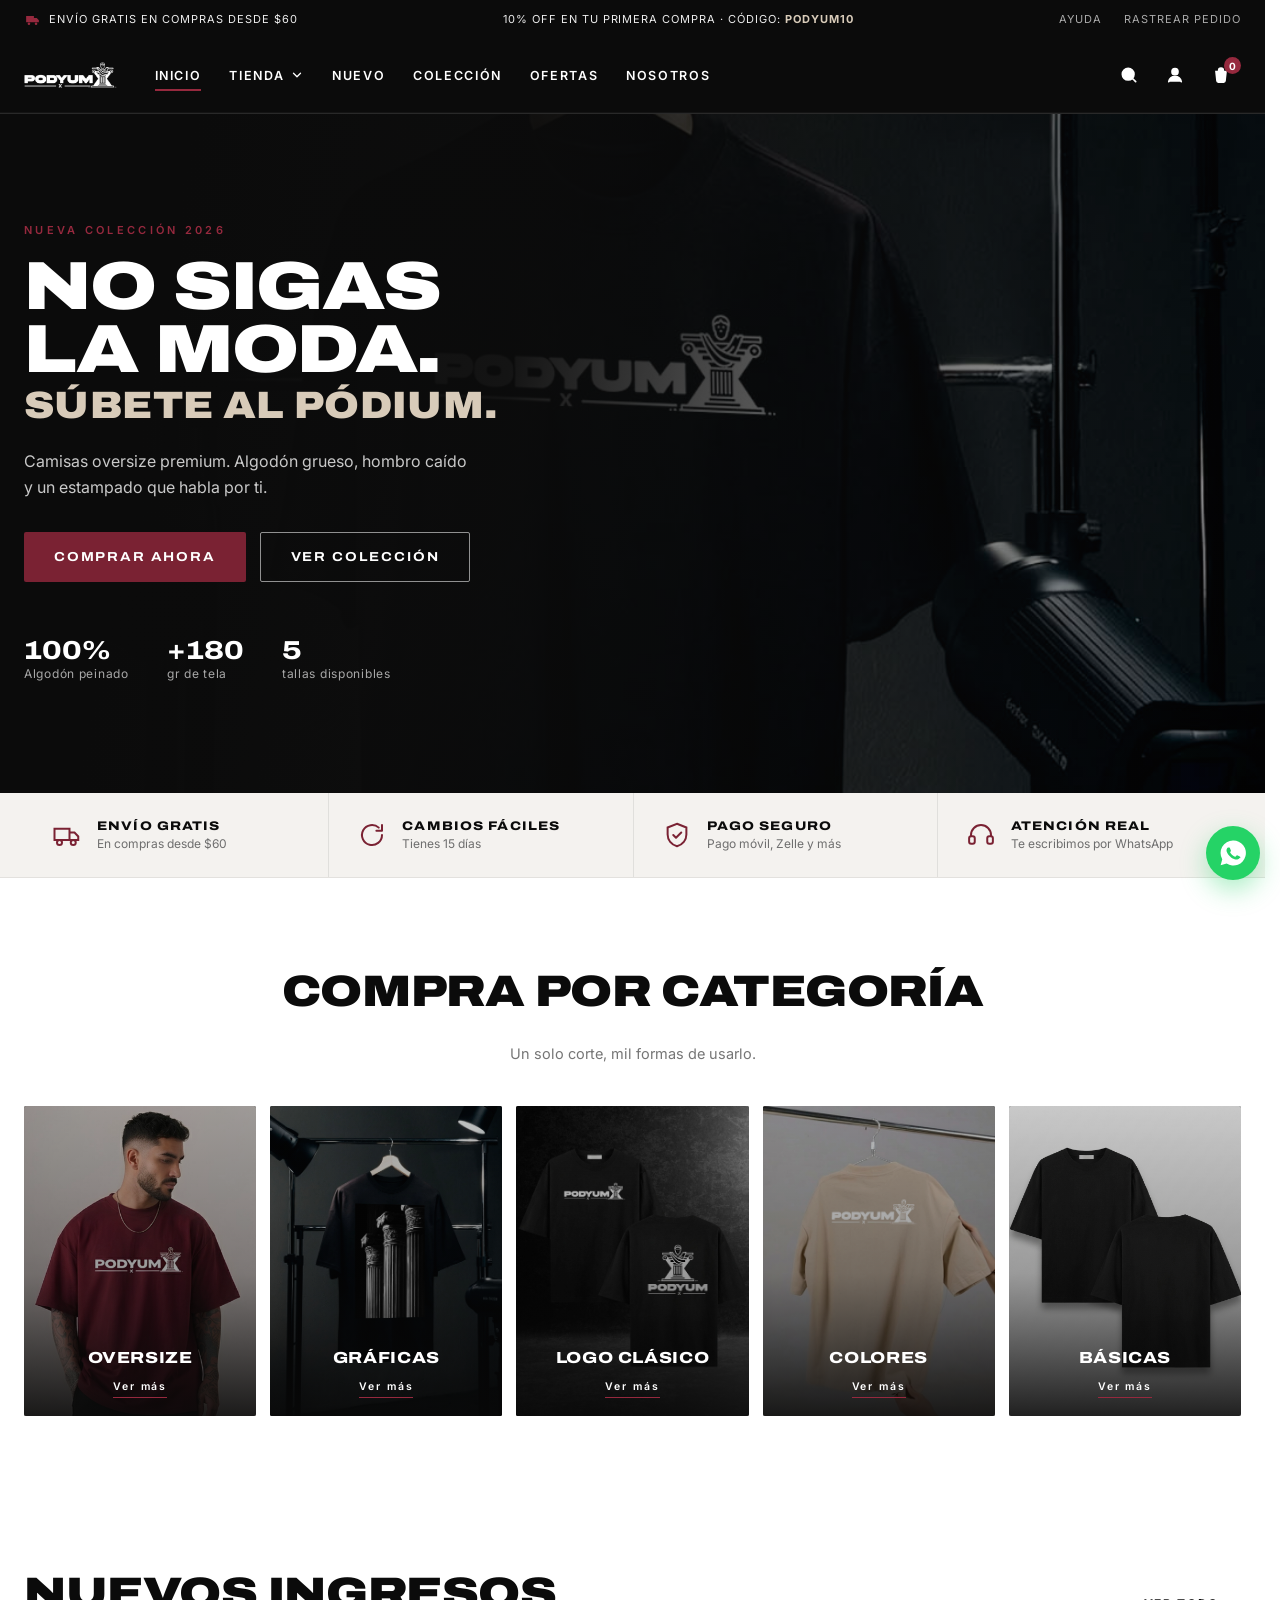
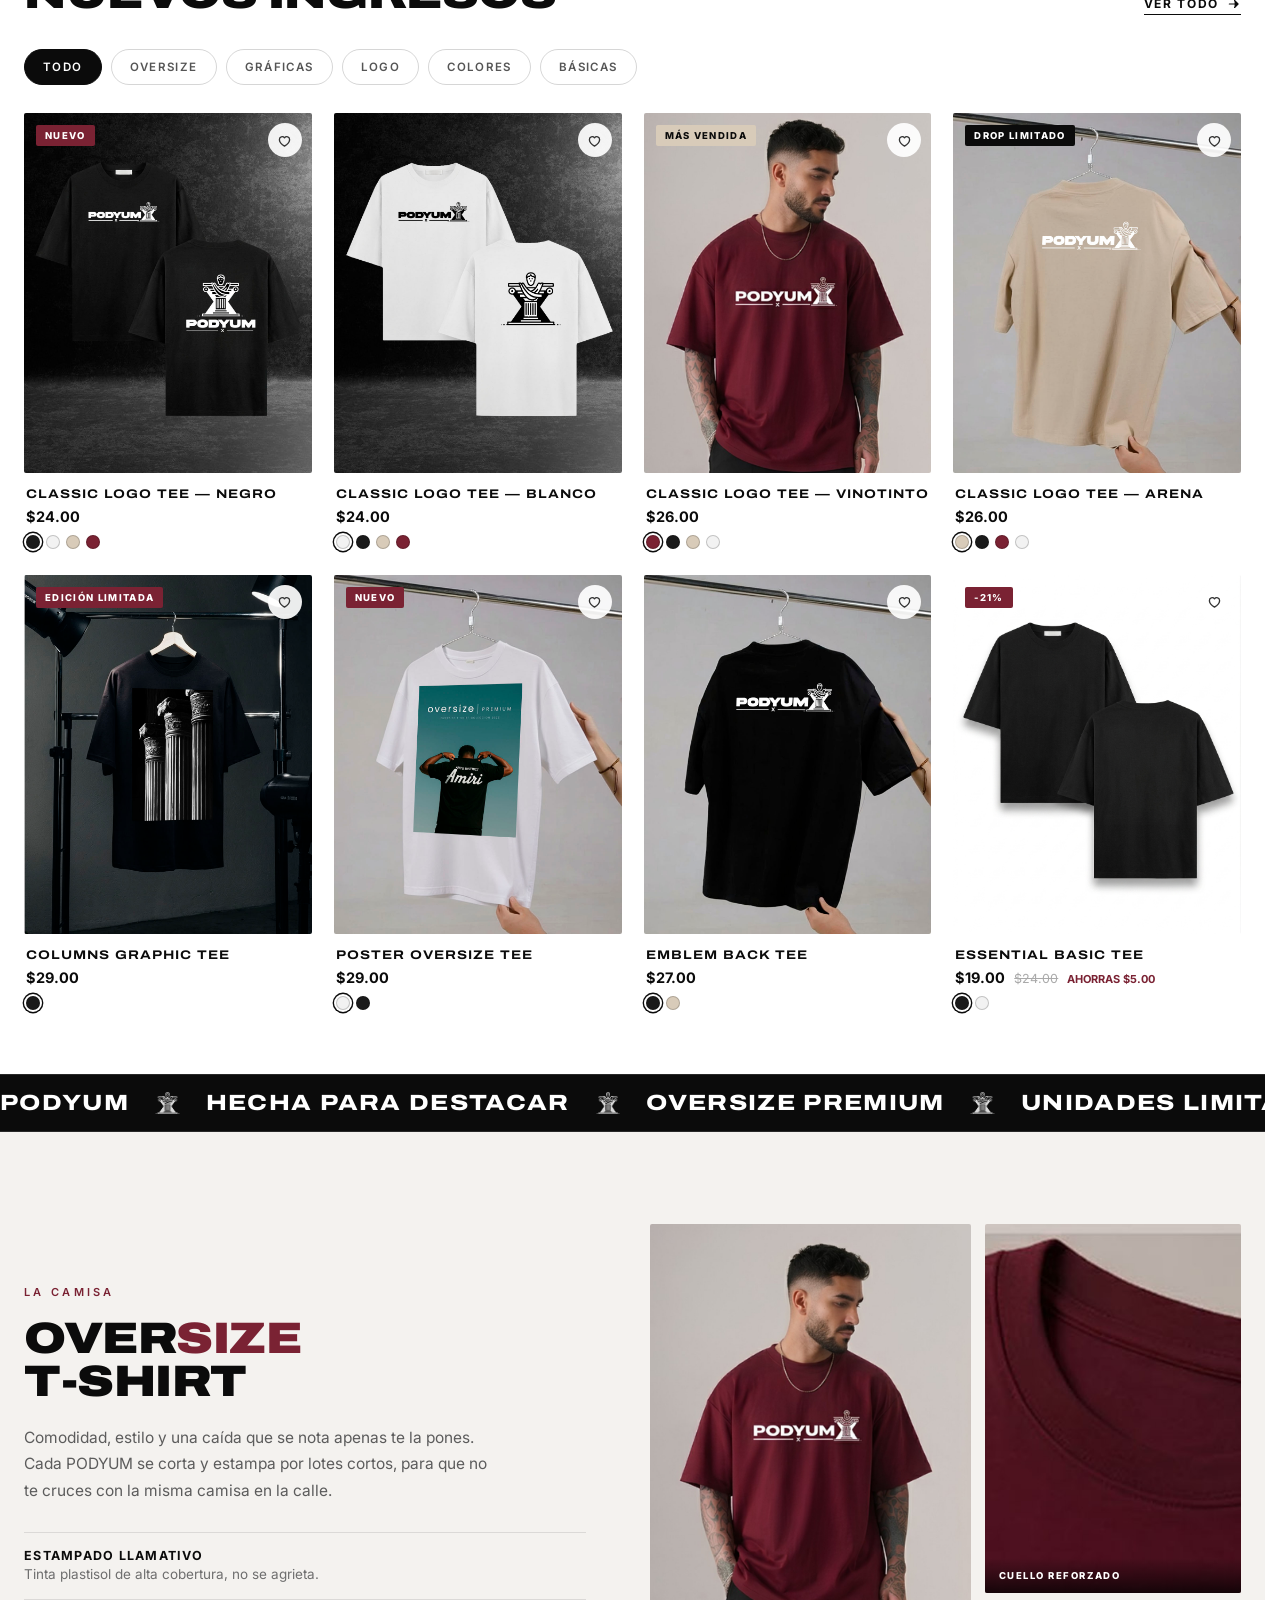
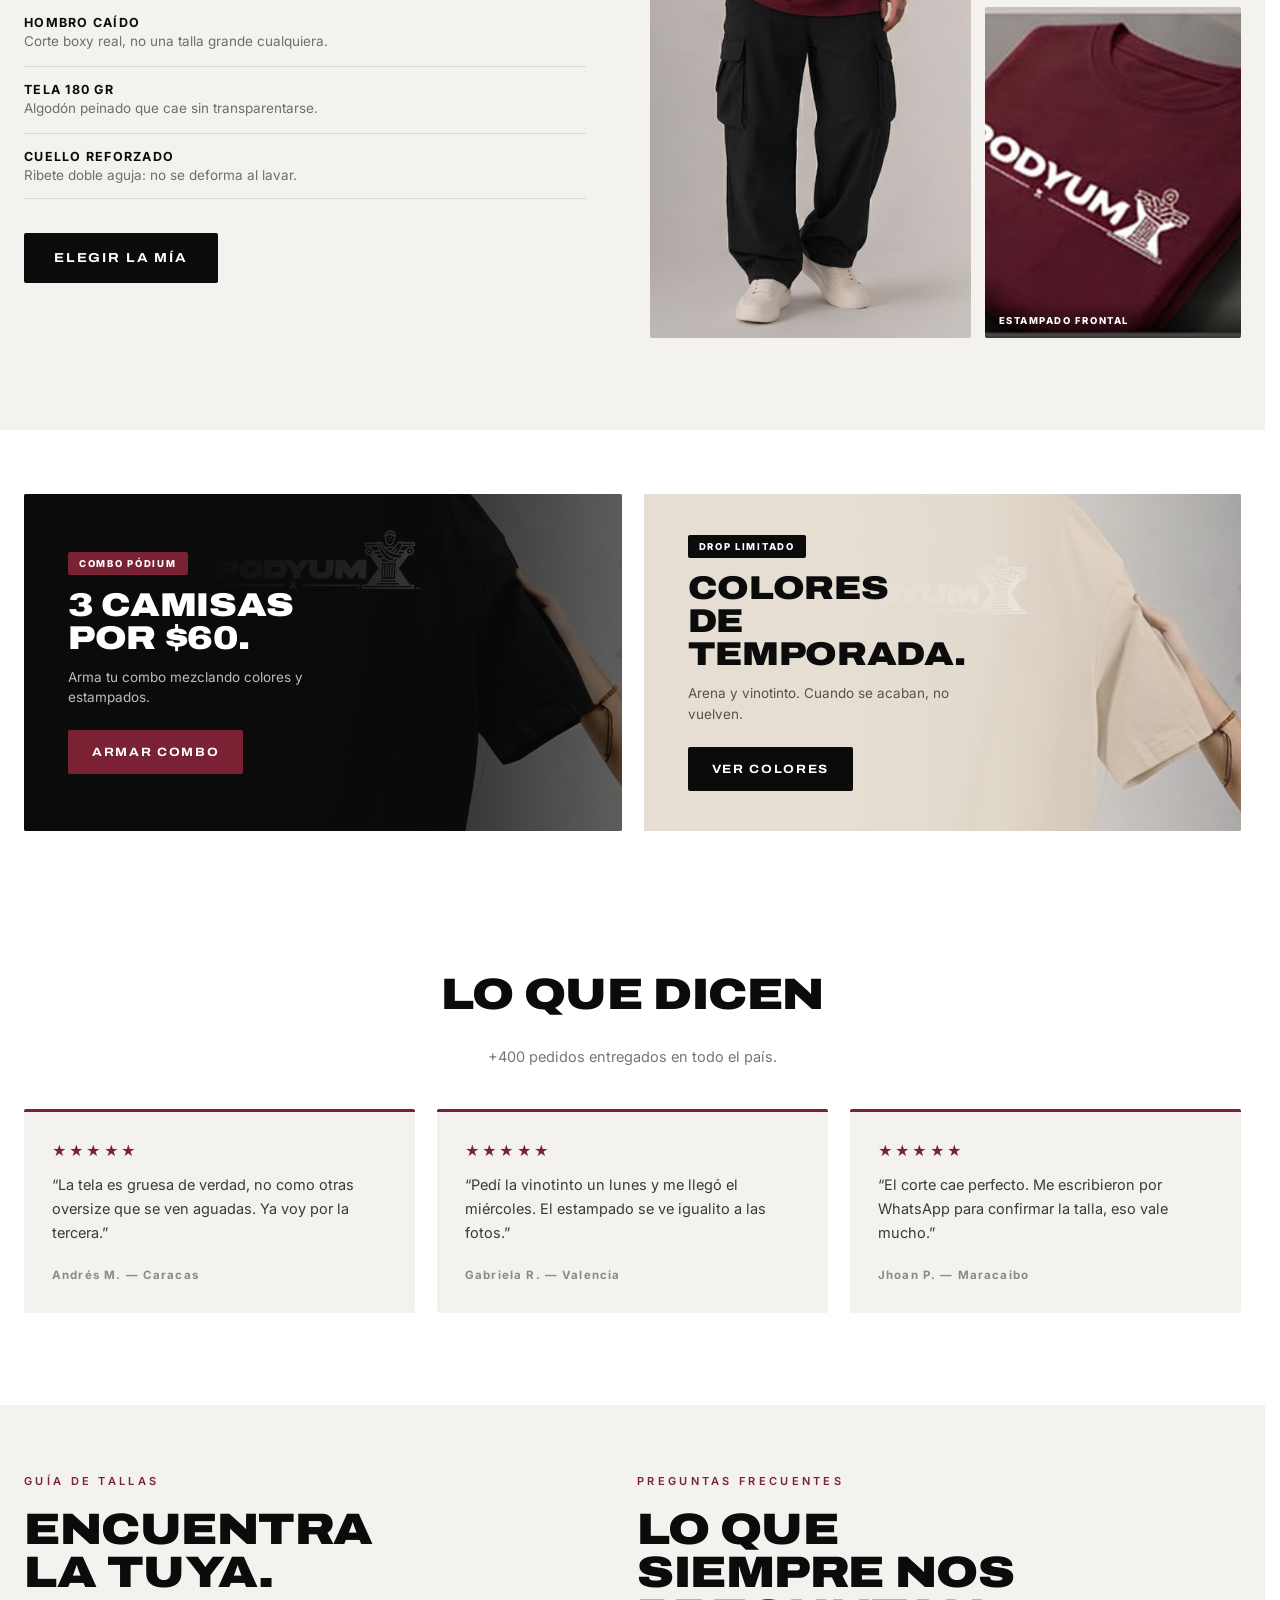
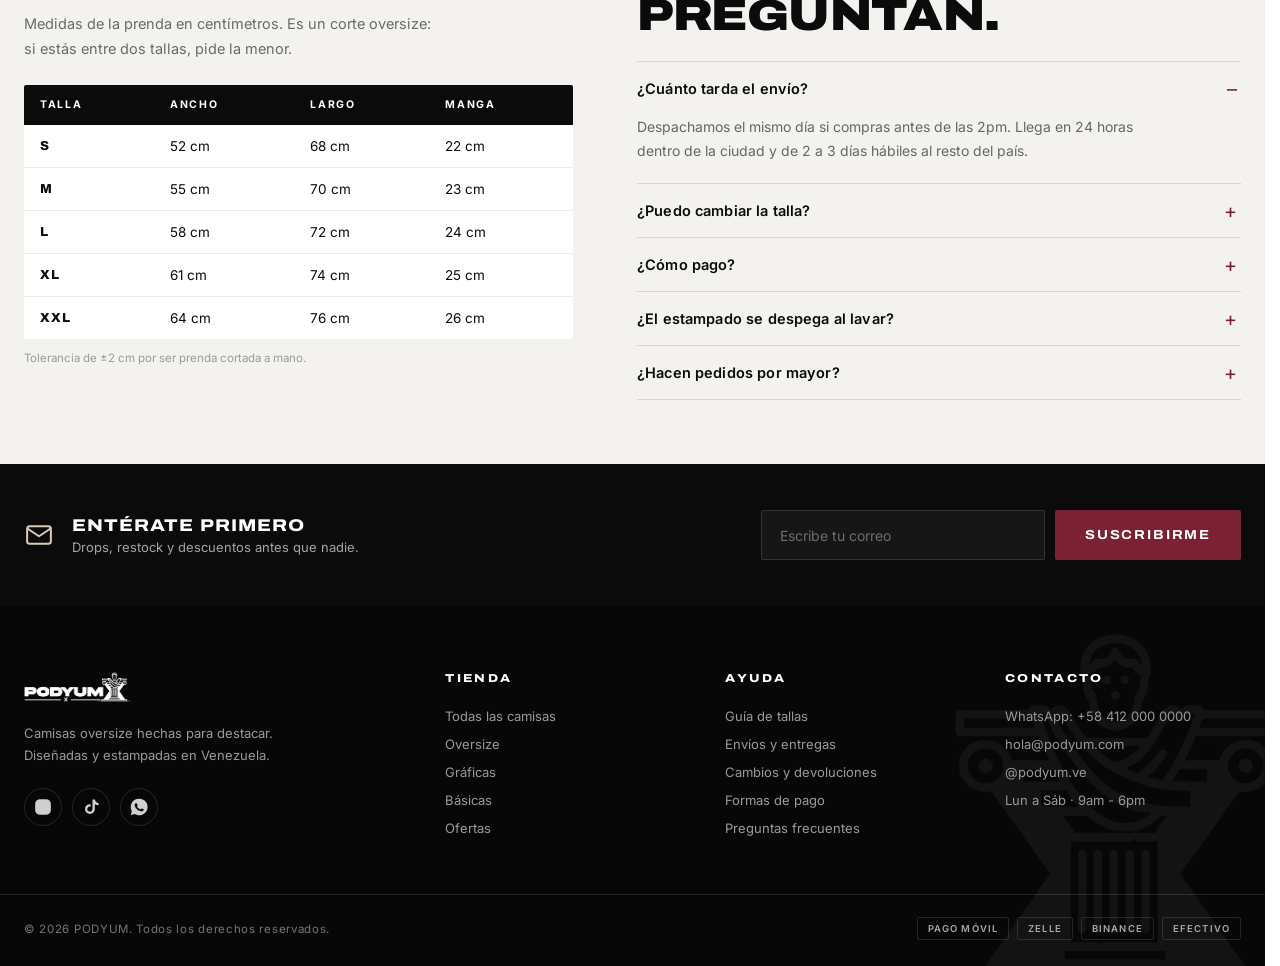
<file: proyectos/podyum/index.html>
<!DOCTYPE html>
<html lang="es">
<head>
<meta charset="UTF-8">
<meta name="viewport" content="width=device-width, initial-scale=1.0">
<title>PODYUM — Camisas Oversize Premium</title>
<meta name="description" content="PODYUM. Camisas oversize premium hechas para destacar. Algodón grueso, hombro caído y estampado llamativo. Envíos a todo el país.">
<link rel="icon" type="image/png" href="img/favicon.png">
<link rel="preconnect" href="https://fonts.googleapis.com">
<link rel="preconnect" href="https://fonts.gstatic.com" crossorigin>
<link href="https://fonts.googleapis.com/css2?family=Archivo:wdth,wght@62..125,400..900&family=Inter:wght@300;400;500;600;700&display=swap" rel="stylesheet">
<link rel="stylesheet" href="css/styles.css">
</head>
<body>

<!-- ============ TOPBAR ============ -->
<div class="topbar">
  <div class="wrap topbar__in">
    <span class="topbar__item">
      <svg class="ic" viewBox="0 0 24 24"><path d="M3 7h11v9H3zM14 10h4l3 3v3h-7z"/><circle cx="7" cy="18" r="1.8"/><circle cx="17" cy="18" r="1.8"/></svg>
      ENVÍO GRATIS EN COMPRAS DESDE $60
    </span>
    <div class="topbar__rotator" id="rotator">
      <span class="topbar__rot is-on">10% OFF EN TU PRIMERA COMPRA · CÓDIGO: <b>PODYUM10</b></span>
      <span class="topbar__rot">3 CAMISAS POR $60 · COMBO PÓDIUM</span>
      <span class="topbar__rot">NUEVO DROP DISPONIBLE · UNIDADES LIMITADAS</span>
    </div>
    <span class="topbar__links">
      <a href="#faq">AYUDA</a>
      <a href="#contacto">RASTREAR PEDIDO</a>
    </span>
  </div>
</div>

<!-- ============ HEADER ============ -->
<header class="header" id="header">
  <div class="wrap header__in">
    <button class="burger" id="burger" aria-label="Abrir menú">
      <span></span><span></span><span></span>
    </button>

    <a href="#" class="logo" aria-label="PODYUM inicio">
      <img src="img/logo-h-blanco.png" alt="PODYUM">
    </a>

    <nav class="nav" id="nav">
      <a href="#" class="is-active">INICIO</a>
      <div class="nav__drop">
        <a href="#productos">TIENDA
          <svg class="ic ic--xs" viewBox="0 0 24 24"><path d="M6 9l6 6 6-6" fill="none" stroke="currentColor" stroke-width="2.2" stroke-linecap="round" stroke-linejoin="round"/></svg>
        </a>
        <div class="dropdown">
          <a href="#productos" data-filter="oversize">Oversize</a>
          <a href="#productos" data-filter="grafica">Gráficas</a>
          <a href="#productos" data-filter="basica">Básicas</a>
          <a href="#productos" data-filter="all">Ver todo</a>
        </div>
      </div>
      <a href="#productos">NUEVO</a>
      <a href="#coleccion">COLECCIÓN</a>
      <a href="#ofertas">OFERTAS</a>
      <a href="#nosotros">NOSOTROS</a>
    </nav>

    <div class="actions">
      <button class="iconbtn" id="searchBtn" aria-label="Buscar">
        <svg class="ic" viewBox="0 0 24 24" fill="none" stroke="currentColor" stroke-width="2"><circle cx="11" cy="11" r="7"/><path d="M20 20l-3.5-3.5" stroke-linecap="round"/></svg>
      </button>
      <button class="iconbtn" aria-label="Mi cuenta">
        <svg class="ic" viewBox="0 0 24 24" fill="none" stroke="currentColor" stroke-width="2"><circle cx="12" cy="8" r="3.6"/><path d="M4.5 20c.8-4 3.9-6 7.5-6s6.7 2 7.5 6" stroke-linecap="round"/></svg>
      </button>
      <button class="iconbtn iconbtn--cart" id="cartBtn" aria-label="Carrito">
        <svg class="ic" viewBox="0 0 24 24" fill="none" stroke="currentColor" stroke-width="2"><path d="M6 8h12l-1.2 11.2a1.5 1.5 0 0 1-1.5 1.3H8.7a1.5 1.5 0 0 1-1.5-1.3z"/><path d="M9.2 10V6.6a2.8 2.8 0 0 1 5.6 0V10" stroke-linecap="round"/></svg>
        <span class="badge" id="cartCount">0</span>
      </button>
    </div>
  </div>

  <div class="searchbar" id="searchbar">
    <div class="wrap searchbar__in">
      <svg class="ic" viewBox="0 0 24 24" fill="none" stroke="currentColor" stroke-width="2"><circle cx="11" cy="11" r="7"/><path d="M20 20l-3.5-3.5" stroke-linecap="round"/></svg>
      <input type="search" id="searchInput" placeholder="Buscar camisas, colores, colecciones…" autocomplete="off">
      <button class="searchbar__close" id="searchClose" aria-label="Cerrar">&times;</button>
    </div>
  </div>
</header>

<!-- ============ HERO ============ -->
<section class="hero">
  <div class="hero__media">
    <img src="img/tee-negra-rack.jpg" alt="Camisa oversize PODYUM negra en estudio">
  </div>
  <div class="wrap hero__in">
    <div class="hero__copy">
      <span class="eyebrow">NUEVA COLECCIÓN 2026</span>
      <h1 class="hero__title">
        NO SIGAS<br>LA MODA.<br>
        <em>SÚBETE AL PÓDIUM.</em>
      </h1>
      <p class="hero__sub">Camisas oversize premium. Algodón grueso, hombro caído <br>y un estampado que habla por ti.</p>
      <div class="hero__cta">
        <a href="#productos" class="btn btn--wine">COMPRAR AHORA</a>
        <a href="#coleccion" class="btn btn--ghost">VER COLECCIÓN</a>
      </div>
      <ul class="hero__facts">
        <li><b>100%</b> Algodón peinado</li>
        <li><b>+180</b> gr de tela</li>
        <li><b>5</b> tallas disponibles</li>
      </ul>
    </div>
  </div>
</section>

<!-- ============ BENEFICIOS ============ -->
<section class="perks">
  <div class="wrap perks__in">
    <div class="perk">
      <svg class="ic ic--lg" viewBox="0 0 24 24" fill="none" stroke="currentColor" stroke-width="1.6"><path d="M2 7h12v9H2zM14 10h4l3 3.2V16h-7z"/><circle cx="6" cy="18" r="2"/><circle cx="17" cy="18" r="2"/></svg>
      <div><h4>ENVÍO GRATIS</h4><p>En compras desde $60</p></div>
    </div>
    <div class="perk">
      <svg class="ic ic--lg" viewBox="0 0 24 24" fill="none" stroke="currentColor" stroke-width="1.6"><path d="M20 12a8 8 0 1 1-2.6-5.9" stroke-linecap="round"/><path d="M20 4v4.5h-4.5" stroke-linecap="round" stroke-linejoin="round"/></svg>
      <div><h4>CAMBIOS FÁCILES</h4><p>Tienes 15 días</p></div>
    </div>
    <div class="perk">
      <svg class="ic ic--lg" viewBox="0 0 24 24" fill="none" stroke="currentColor" stroke-width="1.6"><path d="M12 3l7.5 3v5.6c0 4.4-3 8-7.5 9.4-4.5-1.4-7.5-5-7.5-9.4V6z"/><path d="M9 12l2.2 2.2L15.4 10" stroke-linecap="round" stroke-linejoin="round"/></svg>
      <div><h4>PAGO SEGURO</h4><p>Pago móvil, Zelle y más</p></div>
    </div>
    <div class="perk">
      <svg class="ic ic--lg" viewBox="0 0 24 24" fill="none" stroke="currentColor" stroke-width="1.6"><path d="M4 13v-1a8 8 0 1 1 16 0v1"/><rect x="2.5" y="13" width="4.5" height="6" rx="1.6"/><rect x="17" y="13" width="4.5" height="6" rx="1.6"/></svg>
      <div><h4>ATENCIÓN REAL</h4><p>Te escribimos por WhatsApp</p></div>
    </div>
  </div>
</section>

<!-- ============ CATEGORÍAS ============ -->
<section class="section" id="coleccion">
  <div class="wrap">
    <div class="sechead sechead--center">
      <h2 class="h2">COMPRA POR CATEGORÍA</h2>
      <p class="sechead__sub">Un solo corte, mil formas de usarlo.</p>
    </div>
    <div class="cats">
      <a href="#productos" class="cat" data-filter="oversize">
        <img src="img/tee-vino.jpg" alt="Camisas oversize">
        <span class="cat__body"><b>OVERSIZE</b><i>Ver más</i></span>
      </a>
      <a href="#productos" class="cat" data-filter="grafica">
        <img src="img/tee-columnas.jpg" alt="Camisas gráficas">
        <span class="cat__body"><b>GRÁFICAS</b><i>Ver más</i></span>
      </a>
      <a href="#productos" class="cat" data-filter="logo">
        <img src="img/tee-negra-duo.jpg" alt="Camisas logo clásico">
        <span class="cat__body"><b>LOGO CLÁSICO</b><i>Ver más</i></span>
      </a>
      <a href="#productos" class="cat" data-filter="color">
        <img src="img/tee-arena.jpg" alt="Camisas en colores">
        <span class="cat__body"><b>COLORES</b><i>Ver más</i></span>
      </a>
      <a href="#productos" class="cat" data-filter="basica">
        <img src="img/tee-lisa-duo.jpg" alt="Camisas básicas">
        <span class="cat__body"><b>BÁSICAS</b><i>Ver más</i></span>
      </a>
    </div>
  </div>
</section>

<!-- ============ PRODUCTOS ============ -->
<section class="section section--tight" id="productos">
  <div class="wrap">
    <div class="sechead">
      <h2 class="h2">NUEVOS INGRESOS</h2>
      <a href="#productos" class="link-all" id="showAll">VER TODO
        <svg class="ic ic--xs" viewBox="0 0 24 24" fill="none" stroke="currentColor" stroke-width="2"><path d="M4 12h15M13 6l6 6-6 6" stroke-linecap="round" stroke-linejoin="round"/></svg>
      </a>
    </div>

    <div class="filters" id="filters">
      <button class="chip is-on" data-filter="all">TODO</button>
      <button class="chip" data-filter="oversize">OVERSIZE</button>
      <button class="chip" data-filter="grafica">GRÁFICAS</button>
      <button class="chip" data-filter="logo">LOGO</button>
      <button class="chip" data-filter="color">COLORES</button>
      <button class="chip" data-filter="basica">BÁSICAS</button>
    </div>

    <div class="grid" id="grid"><!-- productos por JS --></div>
    <p class="empty" id="empty" hidden>No encontramos camisas con ese filtro.</p>
  </div>
</section>

<!-- ============ MARQUEE ============ -->
<div class="marquee" aria-hidden="true">
  <div class="marquee__track">
    <span>PODYUM <img src="img/icono-blanco.png" alt=""> HECHA PARA DESTACAR <img src="img/icono-blanco.png" alt=""> OVERSIZE PREMIUM <img src="img/icono-blanco.png" alt=""> UNIDADES LIMITADAS <img src="img/icono-blanco.png" alt=""> </span>
    <span>PODYUM <img src="img/icono-blanco.png" alt=""> HECHA PARA DESTACAR <img src="img/icono-blanco.png" alt=""> OVERSIZE PREMIUM <img src="img/icono-blanco.png" alt=""> UNIDADES LIMITADAS <img src="img/icono-blanco.png" alt=""> </span>
  </div>
</div>

<!-- ============ FICHA / DETALLES ============ -->
<section class="section detail" id="calidad">
  <div class="wrap detail__in">
    <div class="detail__copy">
      <span class="eyebrow eyebrow--dark">LA CAMISA</span>
      <h2 class="h2">OVER<em>SIZE</em><br>T-SHIRT</h2>
      <p class="detail__lead">Comodidad, estilo y una caída que se nota apenas te la pones. Cada PODYUM se corta y estampa por lotes cortos, para que no te cruces con la misma camisa en la calle.</p>
      <ul class="speclist">
        <li><b>Estampado llamativo</b><span>Tinta plastisol de alta cobertura, no se agrieta.</span></li>
        <li><b>Hombro caído</b><span>Corte boxy real, no una talla grande cualquiera.</span></li>
        <li><b>Tela 180 gr</b><span>Algodón peinado que cae sin transparentarse.</span></li>
        <li><b>Cuello reforzado</b><span>Ribete doble aguja: no se deforma al lavar.</span></li>
      </ul>
      <a href="#productos" class="btn btn--dark">ELEGIR LA MÍA</a>
    </div>
    <div class="detail__grid">
      <figure class="detail__fig detail__fig--tall">
        <img src="img/model-vino.jpg" alt="Modelo con camisa oversize PODYUM vinotinto">
      </figure>
      <figure class="detail__fig">
        <img src="img/detalle-cuello.jpg" alt="Detalle del cuello reforzado">
        <figcaption>CUELLO REFORZADO</figcaption>
      </figure>
      <figure class="detail__fig">
        <img src="img/detalle-doblada.jpg" alt="Detalle del estampado PODYUM">
        <figcaption>ESTAMPADO FRONTAL</figcaption>
      </figure>
    </div>
  </div>
</section>

<!-- ============ BANNERS ============ -->
<section class="section section--tight" id="ofertas">
  <div class="wrap banners">
    <article class="banner banner--dark">
      <img src="img/tee-negra-espalda.jpg" alt="Camisa PODYUM negra vista de espalda">
      <div class="banner__copy">
        <span class="tag">COMBO PÓDIUM</span>
        <h3>3 CAMISAS<br>POR $60.</h3>
        <p>Arma tu combo mezclando colores y estampados.</p>
        <a href="#productos" class="btn btn--wine btn--sm">ARMAR COMBO</a>
      </div>
    </article>
    <article class="banner banner--light">
      <img src="img/tee-arena.jpg" alt="Camisa PODYUM color arena">
      <div class="banner__copy">
        <span class="tag tag--dark">DROP LIMITADO</span>
        <h3>COLORES<br>DE TEMPORADA.</h3>
        <p>Arena y vinotinto. Cuando se acaban, no vuelven.</p>
        <a href="#productos" class="btn btn--dark btn--sm">VER COLORES</a>
      </div>
    </article>
  </div>
</section>

<!-- ============ RESEÑAS ============ -->
<section class="section reviews" id="nosotros">
  <div class="wrap">
    <div class="sechead sechead--center">
      <h2 class="h2">LO QUE DICEN</h2>
      <p class="sechead__sub">+400 pedidos entregados en todo el país.</p>
    </div>
    <div class="reviews__grid">
      <blockquote class="review">
        <div class="stars">★★★★★</div>
        <p>“La tela es gruesa de verdad, no como otras oversize que se ven aguadas. Ya voy por la tercera.”</p>
        <cite>Andrés M. — Caracas</cite>
      </blockquote>
      <blockquote class="review">
        <div class="stars">★★★★★</div>
        <p>“Pedí la vinotinto un lunes y me llegó el miércoles. El estampado se ve igualito a las fotos.”</p>
        <cite>Gabriela R. — Valencia</cite>
      </blockquote>
      <blockquote class="review">
        <div class="stars">★★★★★</div>
        <p>“El corte cae perfecto. Me escribieron por WhatsApp para confirmar la talla, eso vale mucho.”</p>
        <cite>Jhoan P. — Maracaibo</cite>
      </blockquote>
    </div>
  </div>
</section>

<!-- ============ TALLAS + FAQ ============ -->
<section class="section section--tight faq" id="faq">
  <div class="wrap faq__in">
    <div class="faq__sizes">
      <span class="eyebrow eyebrow--dark">GUÍA DE TALLAS</span>
      <h2 class="h2">ENCUENTRA<br>LA TUYA.</h2>
      <p class="faq__lead">Medidas de la prenda en centímetros. Es un corte oversize: si estás entre dos tallas, pide la menor.</p>
      <table class="sizetable">
        <thead>
          <tr><th>Talla</th><th>Ancho</th><th>Largo</th><th>Manga</th></tr>
        </thead>
        <tbody>
          <tr><td>S</td><td>52 cm</td><td>68 cm</td><td>22 cm</td></tr>
          <tr><td>M</td><td>55 cm</td><td>70 cm</td><td>23 cm</td></tr>
          <tr><td>L</td><td>58 cm</td><td>72 cm</td><td>24 cm</td></tr>
          <tr><td>XL</td><td>61 cm</td><td>74 cm</td><td>25 cm</td></tr>
          <tr><td>XXL</td><td>64 cm</td><td>76 cm</td><td>26 cm</td></tr>
        </tbody>
      </table>
      <p class="sizetable__note">Tolerancia de ±2 cm por ser prenda cortada a mano.</p>
    </div>

    <div class="faq__list">
      <span class="eyebrow eyebrow--dark">PREGUNTAS FRECUENTES</span>
      <h2 class="h2">LO QUE<br>SIEMPRE NOS<br>PREGUNTAN.</h2>

      <details class="acc" open>
        <summary>¿Cuánto tarda el envío?</summary>
        <p>Despachamos el mismo día si compras antes de las 2pm. Llega en 24 horas dentro de la ciudad y de 2 a 3 días hábiles al resto del país.</p>
      </details>
      <details class="acc">
        <summary>¿Puedo cambiar la talla?</summary>
        <p>Sí. Tienes 15 días desde que recibes el pedido. La prenda debe estar sin usar y con su etiqueta. El primer cambio de talla no tiene costo.</p>
      </details>
      <details class="acc">
        <summary>¿Cómo pago?</summary>
        <p>Pago móvil, transferencia, Zelle, Binance o efectivo al recibir. Al finalizar por WhatsApp te enviamos los datos y confirmamos disponibilidad.</p>
      </details>
      <details class="acc">
        <summary>¿El estampado se despega al lavar?</summary>
        <p>No. Usamos plastisol curado a alta temperatura. Lava al revés, con agua fría y sin secadora, y el estampado dura tanto como la camisa.</p>
      </details>
      <details class="acc">
        <summary>¿Hacen pedidos por mayor?</summary>
        <p>Sí, desde 12 unidades con precio especial. También estampamos tu propio diseño. Escríbenos por WhatsApp y te pasamos la lista de precios.</p>
      </details>
    </div>
  </div>
</section>

<!-- ============ NEWSLETTER ============ -->
<section class="news" id="contacto">
  <div class="wrap news__in">
    <div class="news__copy">
      <svg class="ic ic--lg" viewBox="0 0 24 24" fill="none" stroke="currentColor" stroke-width="1.6"><rect x="2.5" y="5" width="19" height="14" rx="2"/><path d="M3 7l9 6 9-6" stroke-linecap="round" stroke-linejoin="round"/></svg>
      <div>
        <h3>ENTÉRATE PRIMERO</h3>
        <p>Drops, restock y descuentos antes que nadie.</p>
      </div>
    </div>
    <form class="news__form" id="newsForm">
      <input type="email" id="newsEmail" placeholder="Escribe tu correo" required>
      <button class="btn btn--wine" type="submit">SUSCRIBIRME</button>
    </form>
    <p class="news__ok" id="newsOk" hidden>¡Listo! Te escribimos con el primer drop.</p>
  </div>
</section>

<!-- ============ FOOTER ============ -->
<footer class="footer">
  <img class="footer__ghost" src="img/icono-blanco.png" alt="">
  <div class="wrap footer__in">
    <div class="footer__brand">
      <img src="img/logo-h-blanco.png" alt="PODYUM" class="footer__logo">
      <p>Camisas oversize hechas para destacar.<br>Diseñadas y estampadas en Venezuela.</p>
      <div class="social">
        <a href="#" aria-label="Instagram"><svg class="ic" viewBox="0 0 24 24" fill="none" stroke="currentColor" stroke-width="1.8"><rect x="3.5" y="3.5" width="17" height="17" rx="5"/><circle cx="12" cy="12" r="4"/><circle cx="17.2" cy="6.8" r="1.1" fill="currentColor" stroke="none"/></svg></a>
        <a href="#" aria-label="TikTok"><svg class="ic" viewBox="0 0 24 24" fill="currentColor"><path d="M14 3h2.6a5.4 5.4 0 0 0 4.4 4.3v2.7a8 8 0 0 1-4.4-1.4v5.9a5.9 5.9 0 1 1-5.9-5.9c.3 0 .6 0 .9.1v2.8a3.1 3.1 0 1 0 2.2 3V3z"/></svg></a>
        <a href="#" aria-label="WhatsApp"><svg class="ic" viewBox="0 0 24 24" fill="currentColor"><path d="M12 2a10 10 0 0 0-8.6 15l-1.3 4.7 4.8-1.3A10 10 0 1 0 12 2zm5.2 14c-.2.6-1.2 1.2-1.7 1.2-.5.1-1 .2-3.2-.7-2.7-1.1-4.4-3.9-4.5-4-.1-.2-1-1.4-1-2.6s.6-1.8.9-2.1c.2-.2.5-.3.7-.3h.5c.2 0 .4 0 .6.5l.8 2c.1.2.1.3 0 .5l-.4.5c-.1.2-.3.3-.1.6.2.3.7 1.2 1.6 2 1.1.9 1.9 1.2 2.2 1.3.2.1.4.1.5-.1l.8-.9c.2-.2.3-.2.5-.1l2 1c.2.1.4.2.4.3.1.2.1.6-.1 1.1z"/></svg></a>
      </div>
    </div>
    <div class="footer__col">
      <h5>TIENDA</h5>
      <a href="#productos">Todas las camisas</a>
      <a href="#productos">Oversize</a>
      <a href="#productos">Gráficas</a>
      <a href="#productos">Básicas</a>
      <a href="#ofertas">Ofertas</a>
    </div>
    <div class="footer__col">
      <h5>AYUDA</h5>
      <a href="#faq">Guía de tallas</a>
      <a href="#faq">Envíos y entregas</a>
      <a href="#faq">Cambios y devoluciones</a>
      <a href="#faq">Formas de pago</a>
      <a href="#faq">Preguntas frecuentes</a>
    </div>
    <div class="footer__col">
      <h5>CONTACTO</h5>
      <a href="#">WhatsApp: +58 412 000 0000</a>
      <a href="#">hola@podyum.com</a>
      <a href="#">@podyum.ve</a>
      <a href="#">Lun a Sáb · 9am - 6pm</a>
    </div>
  </div>
  <div class="wrap footer__bottom">
    <span>© 2026 PODYUM. Todos los derechos reservados.</span>
    <span class="pays"><b>PAGO MÓVIL</b><b>ZELLE</b><b>BINANCE</b><b>EFECTIVO</b></span>
  </div>
</footer>

<!-- ============ CARRITO ============ -->
<div class="overlay" id="overlay"></div>

<aside class="drawer" id="drawer" aria-label="Carrito de compras">
  <div class="drawer__head">
    <h4>TU CARRITO (<span id="drawerCount">0</span>)</h4>
    <button class="drawer__close" id="drawerClose" aria-label="Cerrar">&times;</button>
  </div>
  <div class="drawer__body" id="drawerBody"></div>
  <div class="drawer__foot">
    <div class="drawer__row"><span>Subtotal</span><b id="subtotal">$0.00</b></div>
    <p class="drawer__note" id="shipNote">Te faltan $60.00 para el envío gratis.</p>
    <a href="#" class="btn btn--wine btn--block" id="checkout">FINALIZAR POR WHATSAPP</a>
    <button class="drawer__keep" id="keepShopping">Seguir comprando</button>
  </div>
</aside>

<!-- ============ QUICK VIEW ============ -->
<div class="modal" id="modal" role="dialog" aria-modal="true">
  <div class="modal__box" id="modalBox"></div>
</div>

<!-- ============ WHATSAPP FLOTANTE ============ -->
<a class="wa" id="waFloat" href="#" aria-label="Escríbenos por WhatsApp">
  <svg viewBox="0 0 24 24" fill="currentColor"><path d="M12 2a10 10 0 0 0-8.6 15l-1.3 4.7 4.8-1.3A10 10 0 1 0 12 2zm5.2 14c-.2.6-1.2 1.2-1.7 1.2-.5.1-1 .2-3.2-.7-2.7-1.1-4.4-3.9-4.5-4-.1-.2-1-1.4-1-2.6s.6-1.8.9-2.1c.2-.2.5-.3.7-.3h.5c.2 0 .4 0 .6.5l.8 2c.1.2.1.3 0 .5l-.4.5c-.1.2-.3.3-.1.6.2.3.7 1.2 1.6 2 1.1.9 1.9 1.2 2.2 1.3.2.1.4.1.5-.1l.8-.9c.2-.2.3-.2.5-.1l2 1c.2.1.4.2.4.3.1.2.1.6-.1 1.1z"/></svg>
</a>

<div class="toast" id="toast"></div>

<script src="js/main.js"></script>
</body>
</html>
</file>
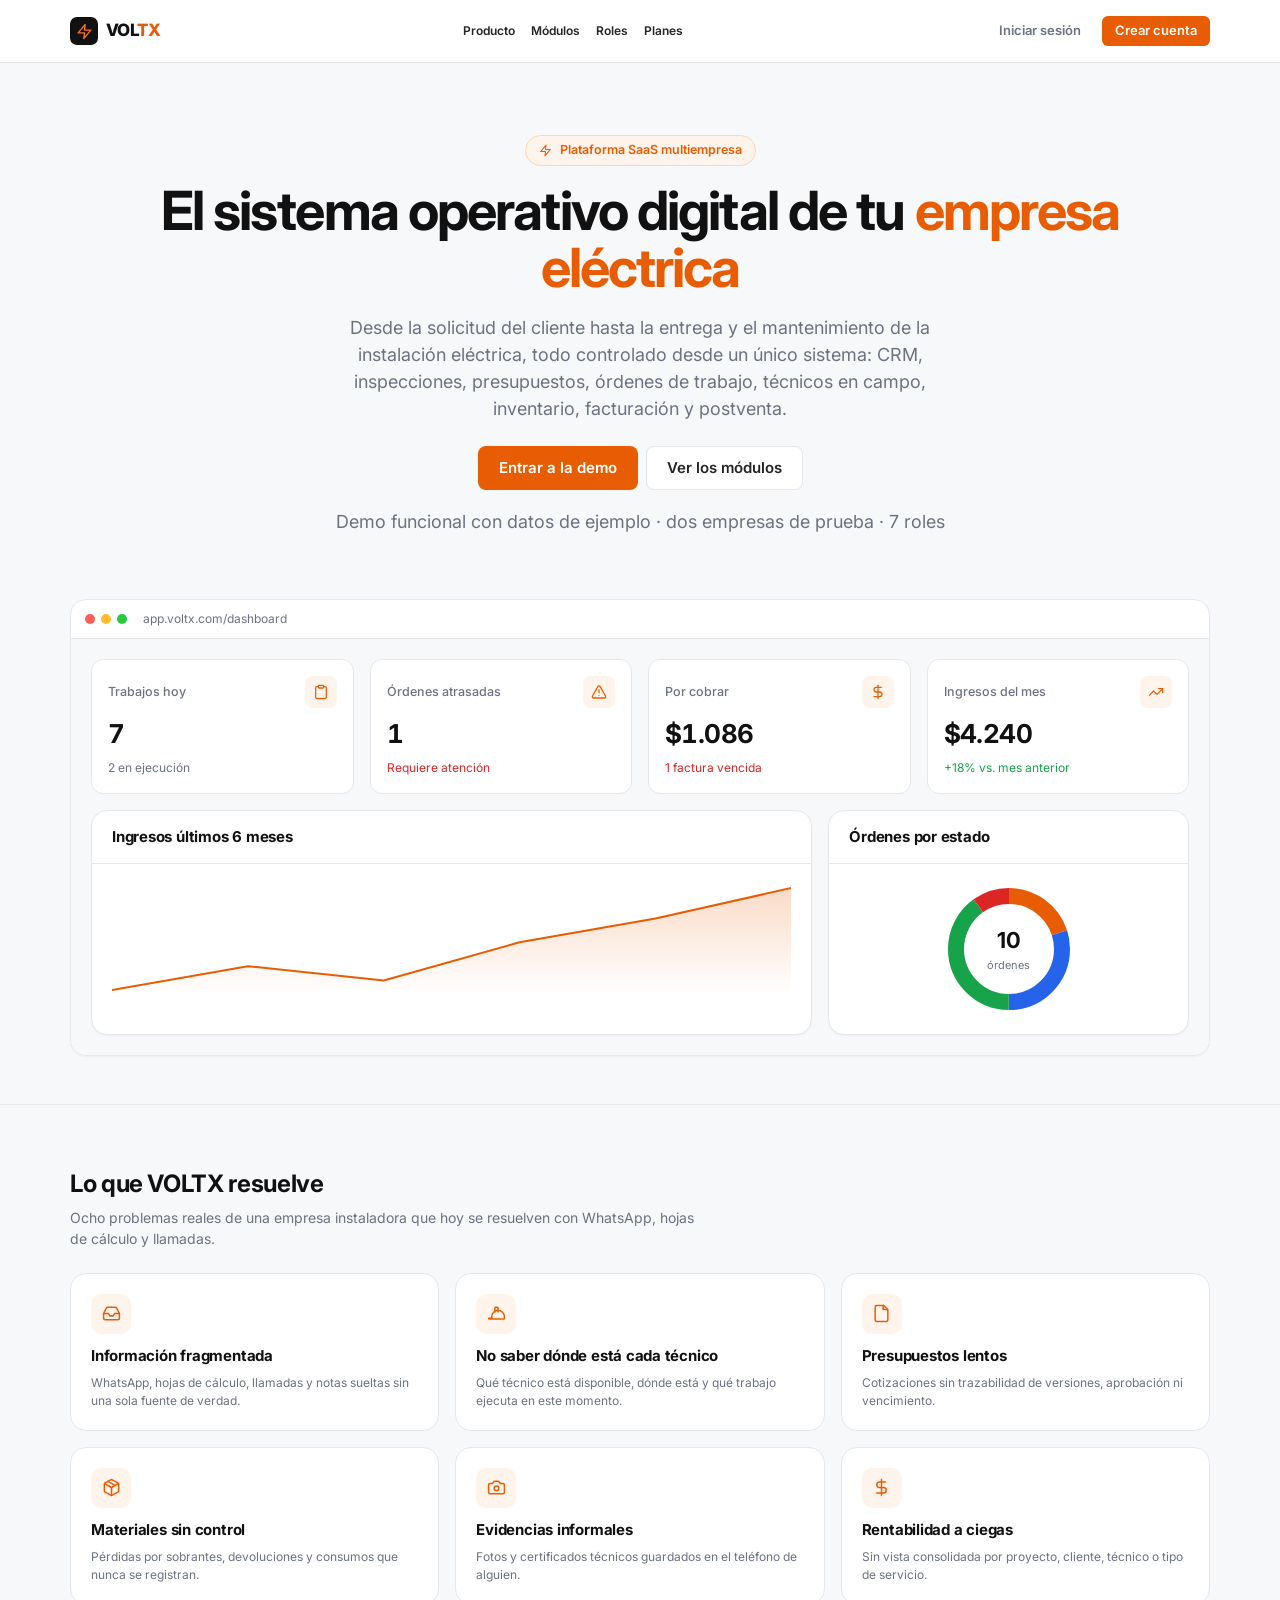
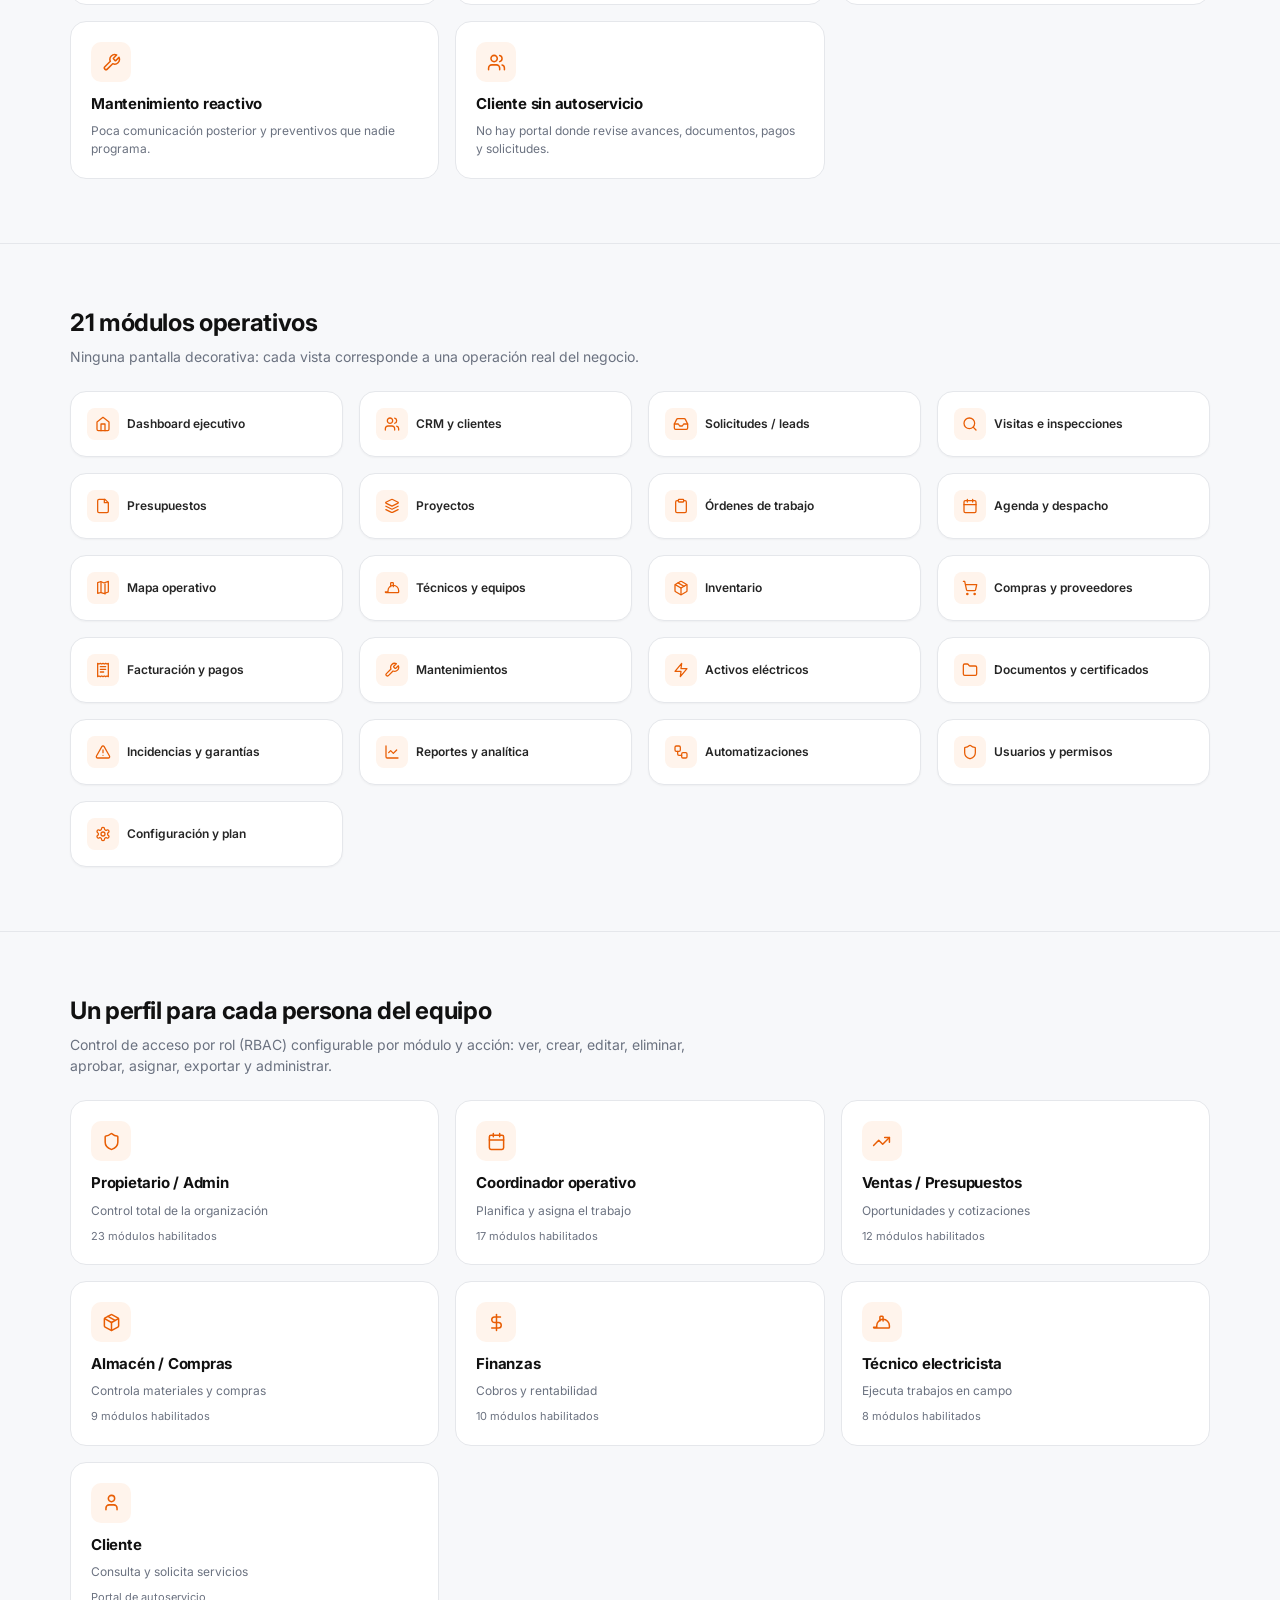
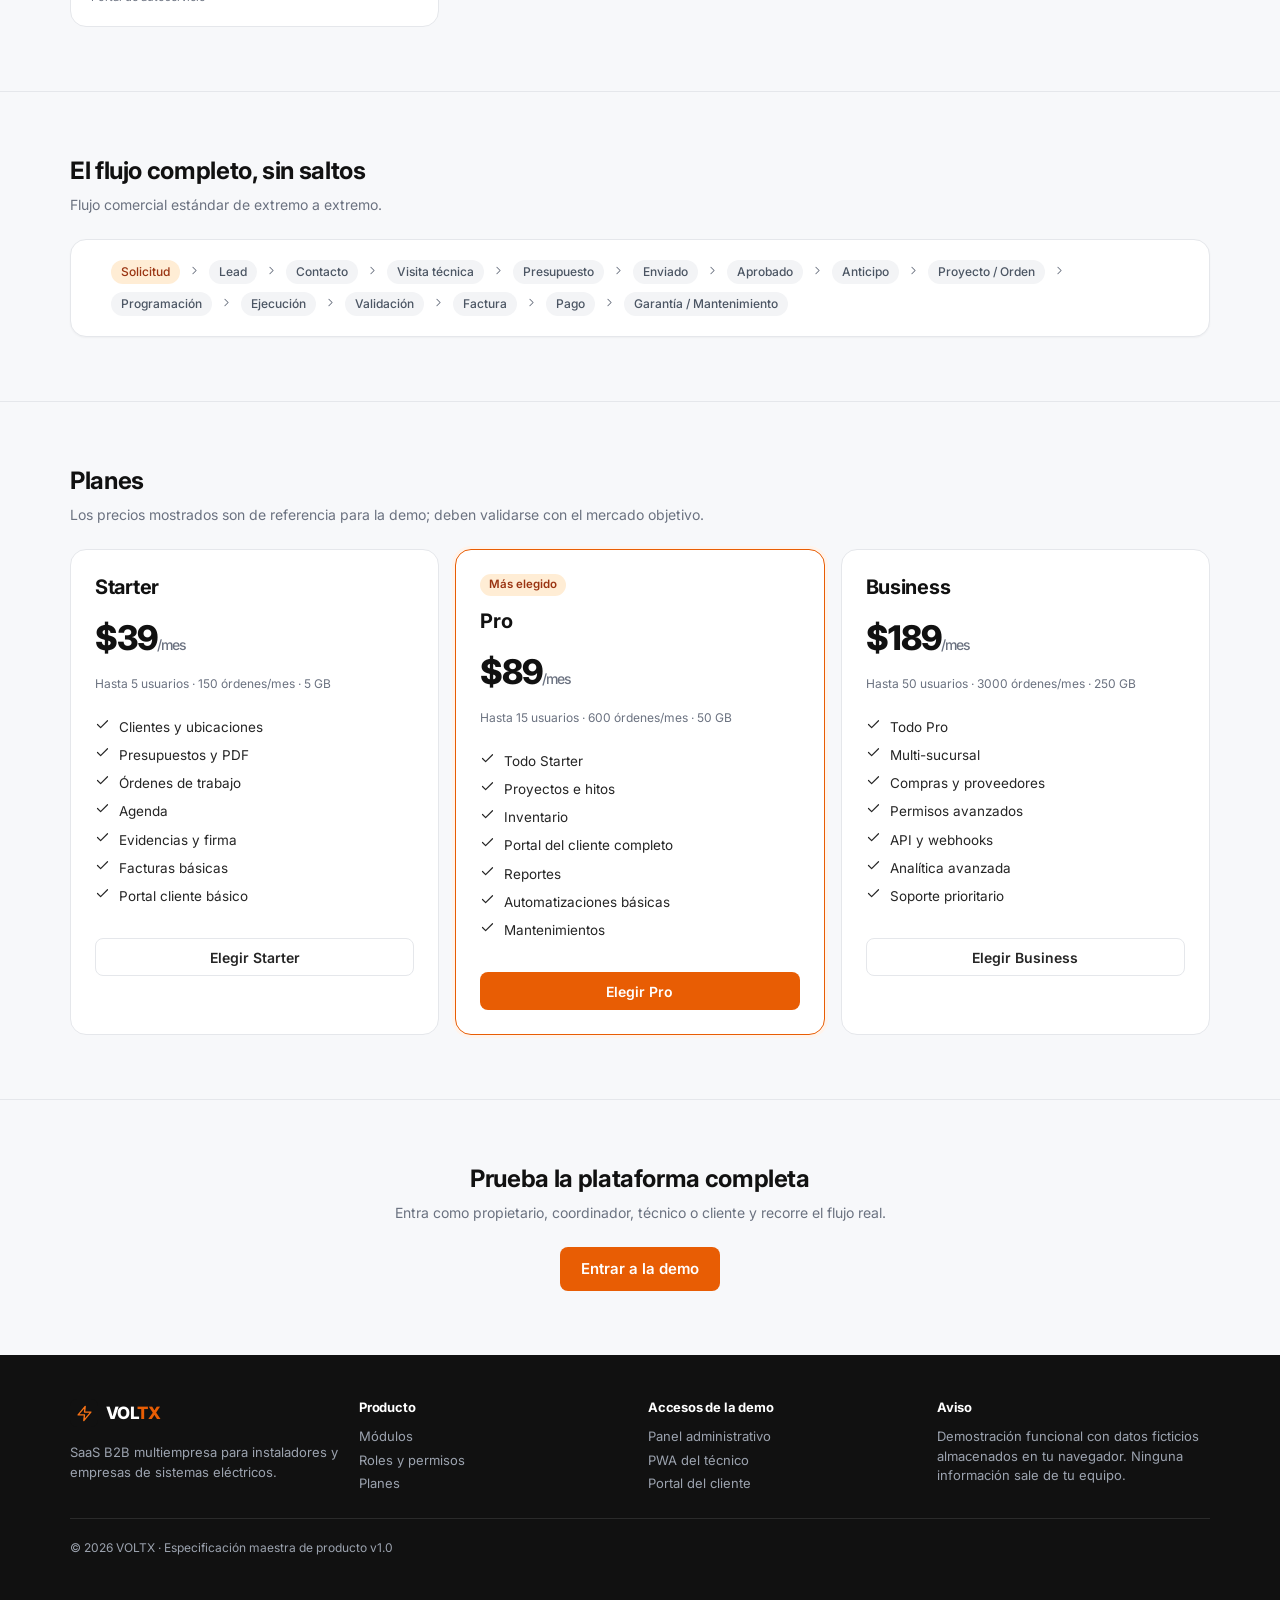
<file: proyectos/voltx/index.html>
<!DOCTYPE html>
<html lang="es">
<head>
<meta charset="UTF-8">
<meta name="viewport" content="width=device-width, initial-scale=1">
<title>VOLTX — SaaS para instaladores y empresas de sistemas eléctricos</title>
<meta name="description" content="VOLTX centraliza clientes, presupuestos, órdenes de trabajo, técnicos, inventario, facturación y mantenimiento de tu empresa eléctrica en una sola plataforma multiempresa.">
<link rel="preconnect" href="https://fonts.googleapis.com">
<link rel="preconnect" href="https://fonts.gstatic.com" crossorigin>
<link href="https://fonts.googleapis.com/css2?family=Inter:wght@400;500;600;700;800&display=swap" rel="stylesheet">
<link rel="stylesheet" href="css/voltx.css">
<link rel="manifest" href="manifest.webmanifest">
<meta name="theme-color" content="#E85D04">
<link rel="icon" href="data:image/svg+xml,%3Csvg xmlns='http://www.w3.org/2000/svg' viewBox='0 0 32 32'%3E%3Crect width='32' height='32' rx='8' fill='%23111'/%3E%3Cpath d='M17 5 9 17h6l-1 10 9-13h-7l1-9Z' fill='%23F97316'/%3E%3C/svg%3E">
</head>
<body>

<header class="lp-nav">
  <div class="wrap row" style="height:62px;justify-content:space-between">
    <a href="index.html" class="row gap2" style="text-decoration:none">
      <span class="logo-mark" id="lm"></span>
      <span class="logo-txt">VOL<em>TX</em></span>
    </a>
    <nav class="row gap4 hide-sm" id="lpnav">
      <a href="#producto" class="small bold" style="color:var(--text)">Producto</a>
      <a href="#modulos" class="small bold" style="color:var(--text)">Módulos</a>
      <a href="#roles" class="small bold" style="color:var(--text)">Roles</a>
      <a href="#planes" class="small bold" style="color:var(--text)">Planes</a>
    </nav>
    <div class="row gap2">
      <a href="login.html" class="btn btn-ghost btn-sm">Iniciar sesión</a>
      <a href="login.html#registro" class="btn btn-primary btn-sm">Crear cuenta</a>
    </div>
  </div>
</header>

<section class="hero">
  <div class="wrap">
    <span class="eyebrow" id="eyebrow">Plataforma SaaS multiempresa</span>
    <h1 class="mt4">El sistema operativo digital de tu <em>empresa eléctrica</em></h1>
    <p>Desde la solicitud del cliente hasta la entrega y el mantenimiento de la instalación eléctrica,
       todo controlado desde un único sistema: CRM, inspecciones, presupuestos, órdenes de trabajo,
       técnicos en campo, inventario, facturación y postventa.</p>
    <div class="row gap2 mt6" style="justify-content:center;flex-wrap:wrap">
      <a href="login.html" class="btn btn-primary btn-lg">Entrar a la demo</a>
      <a href="#modulos" class="btn btn-outline btn-lg">Ver los módulos</a>
    </div>
    <p class="small muted mt4">Demo funcional con datos de ejemplo · dos empresas de prueba · 7 roles</p>
  </div>
</section>

<!-- vista previa del panel -->
<section class="wrap" style="padding-bottom:48px">
  <div class="card" style="overflow:hidden">
    <div class="row" style="padding:10px 14px;border-bottom:1px solid var(--border);gap:6px">
      <span style="width:10px;height:10px;border-radius:50%;background:#FF5F57"></span>
      <span style="width:10px;height:10px;border-radius:50%;background:#FEBC2E"></span>
      <span style="width:10px;height:10px;border-radius:50%;background:#28C840"></span>
      <span class="small muted" style="margin-left:10px">app.voltx.com/dashboard</span>
    </div>
    <div style="background:var(--bg);padding:20px" id="preview"></div>
  </div>
</section>

<section class="sect" id="producto">
  <div class="wrap">
    <h2>Lo que VOLTX resuelve</h2>
    <p class="muted mt2" style="max-width:640px">Ocho problemas reales de una empresa instaladora que hoy se resuelven con WhatsApp, hojas de cálculo y llamadas.</p>
    <div class="grid g3 mt6" id="problemas"></div>
  </div>
</section>

<section class="sect" id="modulos">
  <div class="wrap">
    <h2>21 módulos operativos</h2>
    <p class="muted mt2" style="max-width:640px">Ninguna pantalla decorativa: cada vista corresponde a una operación real del negocio.</p>
    <div class="grid g4 mt6" id="modulos-grid"></div>
  </div>
</section>

<section class="sect" id="roles">
  <div class="wrap">
    <h2>Un perfil para cada persona del equipo</h2>
    <p class="muted mt2" style="max-width:640px">Control de acceso por rol (RBAC) configurable por módulo y acción: ver, crear, editar, eliminar, aprobar, asignar, exportar y administrar.</p>
    <div class="grid g3 mt6" id="roles-grid"></div>
  </div>
</section>

<section class="sect" id="flujo">
  <div class="wrap">
    <h2>El flujo completo, sin saltos</h2>
    <p class="muted mt2">Flujo comercial estándar de extremo a extremo.</p>
    <div class="card mt6"><div class="card-b">
      <div class="row wrap gap2" id="flujo-chips"></div>
    </div></div>
  </div>
</section>

<section class="sect" id="planes">
  <div class="wrap">
    <h2>Planes</h2>
    <p class="muted mt2">Los precios mostrados son de referencia para la demo; deben validarse con el mercado objetivo.</p>
    <div class="grid g3 mt6" id="planes-grid"></div>
  </div>
</section>

<section class="sect">
  <div class="wrap center">
    <h2>Prueba la plataforma completa</h2>
    <p class="muted mt2">Entra como propietario, coordinador, técnico o cliente y recorre el flujo real.</p>
    <a href="login.html" class="btn btn-primary btn-lg mt6">Entrar a la demo</a>
  </div>
</section>

<footer class="lp-foot">
  <div class="wrap">
    <div class="grid g4">
      <div>
        <div class="row gap2 mb4">
          <span class="logo-mark" id="lm2"></span>
          <span class="logo-txt" style="color:#fff">VOL<em>TX</em></span>
        </div>
        <p>SaaS B2B multiempresa para instaladores y empresas de sistemas eléctricos.</p>
      </div>
      <div><h4>Producto</h4>
        <ul class="col gap1"><li><a href="#modulos">Módulos</a></li><li><a href="#roles">Roles y permisos</a></li><li><a href="#planes">Planes</a></li></ul></div>
      <div><h4>Accesos de la demo</h4>
        <ul class="col gap1"><li><a href="app.html">Panel administrativo</a></li><li><a href="tecnico.html">PWA del técnico</a></li><li><a href="cliente.html">Portal del cliente</a></li></ul></div>
      <div><h4>Aviso</h4>
        <p>Demostración funcional con datos ficticios almacenados en tu navegador. Ninguna información sale de tu equipo.</p></div>
    </div>
    <p class="mt6 small" style="border-top:1px solid #2b2b2b;padding-top:20px">© <span id="y"></span> VOLTX · Especificación maestra de producto v1.0</p>
  </div>
</footer>

<script src="js/store.js"></script>
<script src="js/ui.js"></script>
<script>
(function(){
  var I = UI.icon;
  document.getElementById('y').textContent = new Date().getFullYear();
  document.getElementById('lm').innerHTML = I('zap',17);
  document.getElementById('lm2').innerHTML = I('zap',17);
  document.getElementById('eyebrow').insertAdjacentHTML('afterbegin', I('zap',13));

  /* problemas §1.1 */
  var problemas = [
    ['inbox','Información fragmentada','WhatsApp, hojas de cálculo, llamadas y notas sueltas sin una sola fuente de verdad.'],
    ['hardhat','No saber dónde está cada técnico','Qué técnico está disponible, dónde está y qué trabajo ejecuta en este momento.'],
    ['file','Presupuestos lentos','Cotizaciones sin trazabilidad de versiones, aprobación ni vencimiento.'],
    ['box','Materiales sin control','Pérdidas por sobrantes, devoluciones y consumos que nunca se registran.'],
    ['camera','Evidencias informales','Fotos y certificados técnicos guardados en el teléfono de alguien.'],
    ['dollar','Rentabilidad a ciegas','Sin vista consolidada por proyecto, cliente, técnico o tipo de servicio.'],
    ['wrench','Mantenimiento reactivo','Poca comunicación posterior y preventivos que nadie programa.'],
    ['users','Cliente sin autoservicio','No hay portal donde revise avances, documentos, pagos y solicitudes.']
  ];
  document.getElementById('problemas').innerHTML = problemas.map(function(p){
    return '<div class="feat"><div class="ic">'+I(p[0],19)+'</div><h4>'+p[1]+'</h4><p class="small muted mt2">'+p[2]+'</p></div>';
  }).join('');

  /* módulos §3.1 */
  var mods = [
    ['home','Dashboard ejecutivo'],['users','CRM y clientes'],['inbox','Solicitudes / leads'],
    ['search','Visitas e inspecciones'],['file','Presupuestos'],['layers','Proyectos'],
    ['clipboard','Órdenes de trabajo'],['calendar','Agenda y despacho'],['map','Mapa operativo'],
    ['hardhat','Técnicos y equipos'],['box','Inventario'],['cart','Compras y proveedores'],
    ['receipt','Facturación y pagos'],['wrench','Mantenimientos'],['bolt','Activos eléctricos'],
    ['folder','Documentos y certificados'],['alert','Incidencias y garantías'],['chart','Reportes y analítica'],
    ['workflow','Automatizaciones'],['shield','Usuarios y permisos'],['settings','Configuración y plan']
  ];
  document.getElementById('modulos-grid').innerHTML = mods.map(function(m){
    return '<div class="card"><div class="card-b tight row gap2">'+
      '<span class="kpi-ico">'+I(m[0],16)+'</span><span class="bold small">'+m[1]+'</span></div></div>';
  }).join('');

  /* roles §2.1 */
  var R = VOLTX.ROLES, ico = {owner:'shield',coordinador:'calendar',ventas:'trend',almacen:'box',finanzas:'dollar',tecnico:'hardhat',cliente:'user'};
  document.getElementById('roles-grid').innerHTML = Object.keys(R).map(function(k){
    var r=R[k], n=Object.keys(r.perms).length;
    return '<div class="feat"><div class="ic">'+I(ico[k],19)+'</div><h4>'+r.label+'</h4>'+
      '<p class="small muted mt2">'+r.desc+'</p>'+
      '<p class="xs muted mt2">'+(k==='cliente'?'Portal de autoservicio':n+' módulos habilitados')+'</p></div>';
  }).join('');

  /* flujo §9.1 */
  var flujo = ['Solicitud','Lead','Contacto','Visita técnica','Presupuesto','Enviado','Aprobado','Anticipo','Proyecto / Orden','Programación','Ejecución','Validación','Factura','Pago','Garantía / Mantenimiento'];
  document.getElementById('flujo-chips').innerHTML = flujo.map(function(f,i){
    return '<span class="chip" style="'+(i===0?'background:var(--primary-100);color:#9A3412':'')+'">'+f+'</span>'+
      (i<flujo.length-1?'<span class="muted">'+I('chevR',13)+'</span>':'');
  }).join('');

  /* planes §16.2 */
  var planes = VOLTX.db().plans;
  document.getElementById('planes-grid').innerHTML = planes.map(function(p,i){
    return '<div class="price '+(i===1?'hot':'')+'">'+
      (i===1?'<span class="badge b-orange no-dot" style="align-self:flex-start">Más elegido</span>':'')+
      '<h3>'+p.name+'</h3>'+
      '<div class="amt">$'+p.price+'<span class="muted" style="font-size:14px;font-weight:500">/mes</span></div>'+
      '<p class="small muted">Hasta '+p.users+' usuarios · '+p.orders+' órdenes/mes · '+p.storage+' GB</p>'+
      '<ul class="mt2">'+p.features.map(function(f){return '<li>'+I('check',15)+'<span>'+f+'</span></li>';}).join('')+'</ul>'+
      '<a href="login.html#registro" class="btn '+(i===1?'btn-primary':'btn-outline')+' btn-block mt4">Elegir '+p.name+'</a></div>';
  }).join('');

  /* preview mini dashboard */
  document.getElementById('preview').innerHTML =
    '<div class="grid g4">'+
      UI.kpi({label:'Trabajos hoy',value:'7',icon:'clipboard',sub:'2 en ejecución'})+
      UI.kpi({label:'Órdenes atrasadas',value:'1',icon:'alert',sub:'Requiere atención',trend:'down'})+
      UI.kpi({label:'Por cobrar',value:'$1.086',icon:'dollar',sub:'1 factura vencida',trend:'down'})+
      UI.kpi({label:'Ingresos del mes',value:'$4.240',icon:'trend',sub:'+18% vs. mes anterior',trend:'up'})+
    '</div>'+
    '<div class="grid g-2-1 mt4">'+
      '<div class="card"><div class="card-h"><h3>Ingresos últimos 6 meses</h3></div><div class="card-b">'+
        UI.sparkArea([2100,2600,2300,3100,3600,4240],600,110)+'</div></div>'+
      '<div class="card"><div class="card-h"><h3>Órdenes por estado</h3></div><div class="card-b center">'+
        UI.donut([{value:2,color:'#E85D04'},{value:3,color:'#2563EB'},{value:4,color:'#16A34A'},{value:1,color:'#DC2626'}],130,'órdenes')+
      '</div></div>'+
    '</div>';
})();
</script>
<style>
@media (max-width:820px){#lpnav{display:none}}
</style>
</body>
</html>
</file>
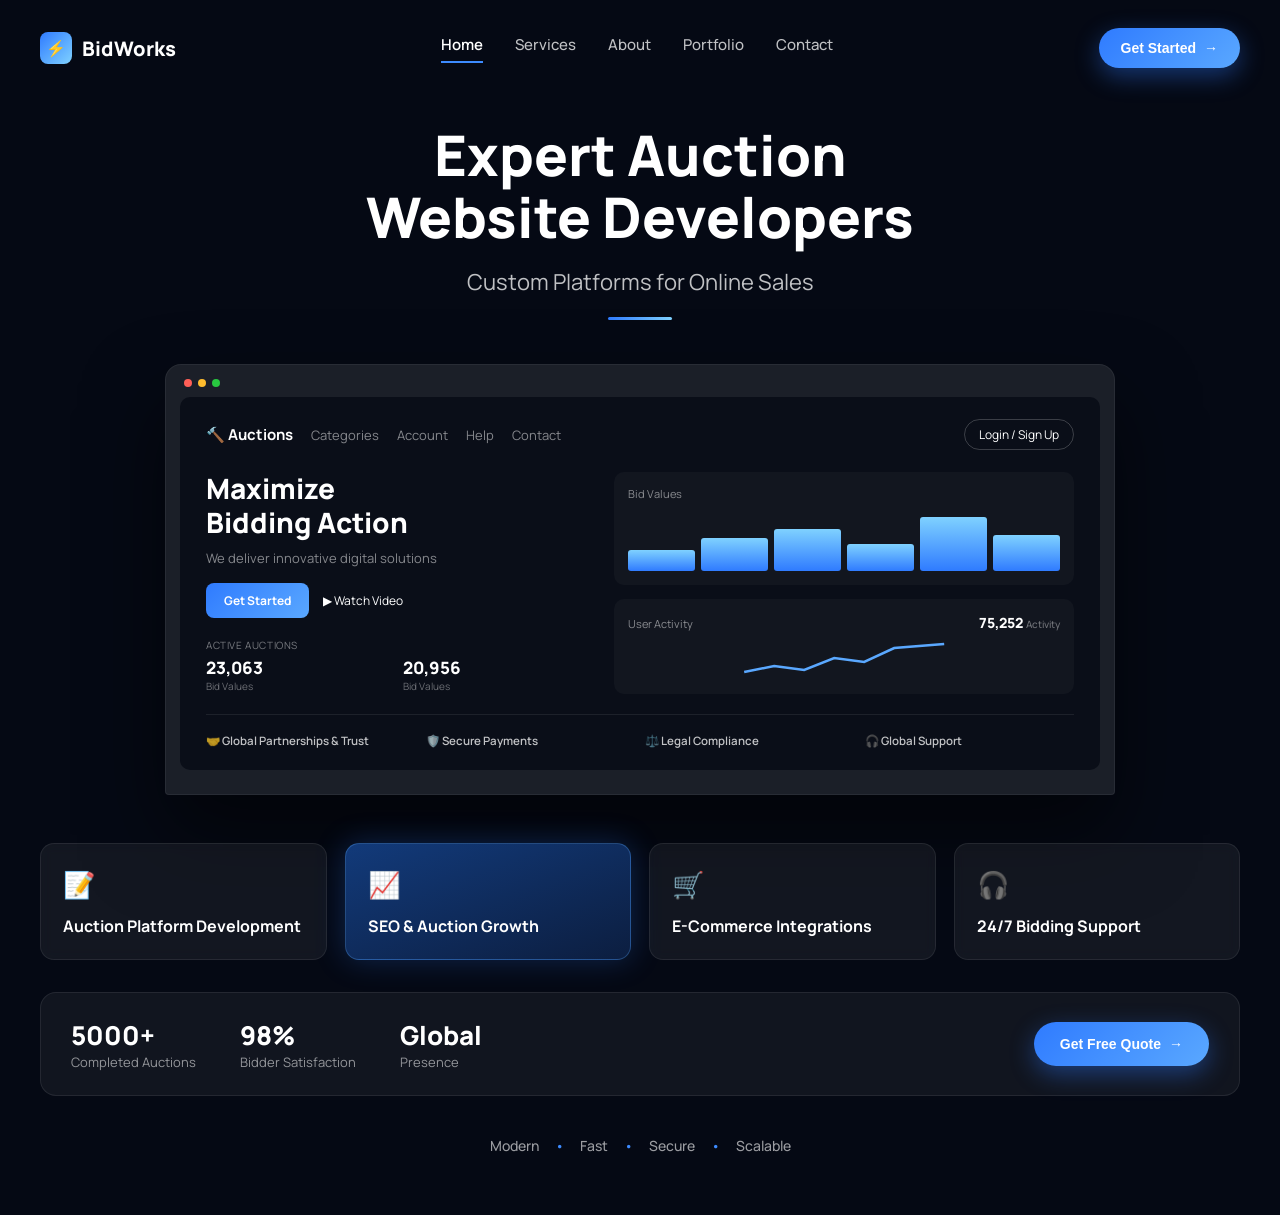
<file: proyectos/bidworks-auction.html>
<!DOCTYPE html>
<html>
<head>
<meta charset="utf-8">
<meta name="viewport" content="width=device-width, initial-scale=1">
<title>BidWorks — Auction Platform</title>
<style>
  @import url('https://fonts.googleapis.com/css2?family=Manrope:wght@400;500;600;700;800&display=swap');
  body{margin:0;font-family:'Manrope',sans-serif;}
  a{color:#5eb3ff;}
  a:hover{color:#8fcaff;}
</style>
</head>
<body>

<div style="position:relative;background:#050914;min-height:100vh;overflow:hidden;">
  <div style="position:relative;z-index:2;max-width:1280px;margin:0 auto;padding:28px 40px 60px;">

    <nav style="display:flex;align-items:center;justify-content:space-between;gap:24px;flex-wrap:wrap;margin-bottom:56px;">
      <div style="display:flex;align-items:center;gap:10px;color:#fff;font-weight:800;font-size:20px;">
        <span style="width:32px;height:32px;border-radius:8px;background:linear-gradient(135deg,#2f7bff,#7fd1ff);display:flex;align-items:center;justify-content:center;font-size:16px;">⚡</span>
        BidWorks
      </div>
      <div style="display:flex;gap:32px;flex-wrap:wrap;">
        <a href="#" style="color:#fff;text-decoration:none;font-weight:600;font-size:15px;border-bottom:2px solid #3d8bff;padding-bottom:6px;">Home</a>
        <a href="#" style="color:rgba(255,255,255,0.75);text-decoration:none;font-weight:500;font-size:15px;">Services</a>
        <a href="#" style="color:rgba(255,255,255,0.75);text-decoration:none;font-weight:500;font-size:15px;">About</a>
        <a href="#" style="color:rgba(255,255,255,0.75);text-decoration:none;font-weight:500;font-size:15px;">Portfolio</a>
        <a href="#" style="color:rgba(255,255,255,0.75);text-decoration:none;font-weight:500;font-size:15px;">Contact</a>
      </div>
      <button style="background:linear-gradient(135deg,#2f7bff,#5aa8ff);color:#fff;border:none;padding:12px 22px;border-radius:24px;font-weight:700;font-size:14px;display:flex;align-items:center;gap:8px;cursor:pointer;box-shadow:0 8px 24px rgba(47,123,255,0.4);">
        Get Started <span>→</span>
      </button>
    </nav>

    <header style="text-align:center;margin-bottom:44px;">
      <h1 style="color:#fff;font-size:56px;line-height:1.1;font-weight:800;margin:0 0 20px;">Expert Auction<br/>Website Developers</h1>
      <p style="color:rgba(255,255,255,0.75);font-size:22px;font-weight:400;margin:0 0 20px;">Custom Platforms for Online Sales</p>
      <div style="width:64px;height:3px;background:linear-gradient(90deg,#2f7bff,#7fd1ff);margin:0 auto;border-radius:2px;"></div>
    </header>

    <div style="display:flex;justify-content:center;margin-bottom:48px;">
      <div style="width:100%;max-width:920px;border-radius:16px 16px 4px 4px;background:#1b1f28;padding:14px 14px 24px;box-shadow:0 40px 80px rgba(0,0,0,0.55);border:1px solid rgba(255,255,255,0.06);">
        <div style="display:flex;gap:6px;padding:0 4px 10px;">
          <span style="width:8px;height:8px;border-radius:50%;background:#ff5f57;"></span>
          <span style="width:8px;height:8px;border-radius:50%;background:#febc2e;"></span>
          <span style="width:8px;height:8px;border-radius:50%;background:#28c840;"></span>
        </div>
        <div style="background:#0a0e18;border-radius:10px;padding:22px 26px;">
          <div style="display:flex;align-items:center;justify-content:space-between;margin-bottom:22px;flex-wrap:wrap;gap:12px;">
            <div style="display:flex;align-items:center;gap:18px;flex-wrap:wrap;">
              <span style="color:#fff;font-weight:700;font-size:15px;display:flex;align-items:center;gap:6px;">🔨 Auctions</span>
              <span style="color:rgba(255,255,255,0.5);font-size:13px;">Categories</span>
              <span style="color:rgba(255,255,255,0.5);font-size:13px;">Account</span>
              <span style="color:rgba(255,255,255,0.5);font-size:13px;">Help</span>
              <span style="color:rgba(255,255,255,0.5);font-size:13px;">Contact</span>
            </div>
            <span style="border:1px solid rgba(255,255,255,0.2);color:#fff;font-size:12px;padding:6px 14px;border-radius:16px;">Login / Sign Up</span>
          </div>

          <div style="display:grid;grid-template-columns:minmax(0,1fr) minmax(0,1.2fr);gap:24px;">
            <div>
              <h2 style="color:#fff;font-size:28px;font-weight:800;margin:0 0 10px;line-height:1.2;">Maximize<br/>Bidding Action</h2>
              <p style="color:rgba(255,255,255,0.5);font-size:13px;margin:0 0 16px;">We deliver innovative digital solutions</p>
              <div style="display:flex;align-items:center;gap:14px;margin-bottom:20px;">
                <span style="background:linear-gradient(135deg,#2f7bff,#5aa8ff);color:#fff;font-weight:700;font-size:12px;padding:9px 18px;border-radius:8px;">Get Started</span>
                <span style="color:#fff;font-size:12px;display:flex;align-items:center;gap:6px;">▶ Watch Video</span>
              </div>
              <div style="display:grid;grid-template-columns:1fr 1fr;gap:10px;">
                <div>
                  <div style="color:rgba(255,255,255,0.45);font-size:10px;text-transform:uppercase;letter-spacing:0.06em;margin-bottom:4px;">Active Auctions</div>
                  <div style="color:#fff;font-weight:800;font-size:17px;">23,063</div>
                  <div style="color:rgba(255,255,255,0.4);font-size:10px;">Bid Values</div>
                </div>
                <div>
                  <div style="color:rgba(255,255,255,0.45);font-size:10px;text-transform:uppercase;letter-spacing:0.06em;margin-bottom:4px;">&nbsp;</div>
                  <div style="color:#fff;font-weight:800;font-size:17px;">20,956</div>
                  <div style="color:rgba(255,255,255,0.4);font-size:10px;">Bid Values</div>
                </div>
              </div>
            </div>

            <div style="display:flex;flex-direction:column;gap:14px;">
              <div style="background:rgba(255,255,255,0.03);border-radius:10px;padding:14px;">
                <div style="color:rgba(255,255,255,0.5);font-size:11px;margin-bottom:10px;">Bid Values</div>
                <div style="display:flex;align-items:flex-end;gap:6px;height:60px;">
                  <div style="flex:1;background:linear-gradient(180deg,#7fd1ff,#2f7bff);border-radius:3px;height:35%;"></div>
                  <div style="flex:1;background:linear-gradient(180deg,#7fd1ff,#2f7bff);border-radius:3px;height:55%;"></div>
                  <div style="flex:1;background:linear-gradient(180deg,#7fd1ff,#2f7bff);border-radius:3px;height:70%;"></div>
                  <div style="flex:1;background:linear-gradient(180deg,#7fd1ff,#2f7bff);border-radius:3px;height:45%;"></div>
                  <div style="flex:1;background:linear-gradient(180deg,#7fd1ff,#2f7bff);border-radius:3px;height:90%;"></div>
                  <div style="flex:1;background:linear-gradient(180deg,#7fd1ff,#2f7bff);border-radius:3px;height:60%;"></div>
                </div>
              </div>
              <div style="background:rgba(255,255,255,0.03);border-radius:10px;padding:14px;">
                <div style="display:flex;justify-content:space-between;align-items:baseline;margin-bottom:8px;">
                  <span style="color:rgba(255,255,255,0.5);font-size:11px;">User Activity</span>
                  <span style="color:#fff;font-weight:800;font-size:14px;">75,252 <span style="color:rgba(255,255,255,0.4);font-size:10px;font-weight:500;">Activity</span></span>
                </div>
                <svg viewBox="0 0 200 40" style="width:100%;height:40px;display:block;">
                  <polyline points="0,32 30,26 60,30 90,18 120,22 150,8 200,4" fill="none" stroke="#5aa8ff" stroke-width="2.5"></polyline>
                </svg>
              </div>
            </div>
          </div>

          <div style="display:grid;grid-template-columns:repeat(4,minmax(0,1fr));gap:10px;margin-top:20px;padding-top:18px;border-top:1px solid rgba(255,255,255,0.08);">
            <div style="color:rgba(255,255,255,0.75);font-size:11.5px;font-weight:600;display:flex;align-items:center;gap:6px;">🤝 Global Partnerships &amp; Trust</div>
            <div style="color:rgba(255,255,255,0.75);font-size:11.5px;font-weight:600;display:flex;align-items:center;gap:6px;">🛡️ Secure Payments</div>
            <div style="color:rgba(255,255,255,0.75);font-size:11.5px;font-weight:600;display:flex;align-items:center;gap:6px;">⚖️ Legal Compliance</div>
            <div style="color:rgba(255,255,255,0.75);font-size:11.5px;font-weight:600;display:flex;align-items:center;gap:6px;">🎧 Global Support</div>
          </div>
        </div>
      </div>
    </div>

    <div style="display:grid;grid-template-columns:repeat(auto-fit,minmax(190px,1fr));gap:18px;margin-bottom:32px;">
      <div style="background:rgba(255,255,255,0.06);backdrop-filter:blur(6px);border:1px solid rgba(255,255,255,0.08);border-radius:14px;padding:22px;">
        <div style="font-size:26px;margin-bottom:14px;">📝</div>
        <div style="color:#fff;font-weight:700;font-size:16px;line-height:1.3;">Auction Platform Development</div>
      </div>
      <div style="background:linear-gradient(160deg,#123a7a,#0c1e40);border:1px solid rgba(90,168,255,0.3);border-radius:14px;padding:22px;box-shadow:0 0 30px rgba(47,123,255,0.25);">
        <div style="font-size:26px;margin-bottom:14px;">📈</div>
        <div style="color:#fff;font-weight:700;font-size:16px;line-height:1.3;">SEO &amp; Auction Growth</div>
      </div>
      <div style="background:rgba(255,255,255,0.06);backdrop-filter:blur(6px);border:1px solid rgba(255,255,255,0.08);border-radius:14px;padding:22px;">
        <div style="font-size:26px;margin-bottom:14px;">🛒</div>
        <div style="color:#fff;font-weight:700;font-size:16px;line-height:1.3;">E-Commerce Integrations</div>
      </div>
      <div style="background:rgba(255,255,255,0.06);backdrop-filter:blur(6px);border:1px solid rgba(255,255,255,0.08);border-radius:14px;padding:22px;">
        <div style="font-size:26px;margin-bottom:14px;">🎧</div>
        <div style="color:#fff;font-weight:700;font-size:16px;line-height:1.3;">24/7 Bidding Support</div>
      </div>
    </div>

    <div style="display:flex;align-items:center;justify-content:space-between;gap:24px;flex-wrap:wrap;background:rgba(255,255,255,0.05);border:1px solid rgba(255,255,255,0.08);border-radius:16px;padding:24px 30px;margin-bottom:40px;">
      <div style="display:flex;gap:44px;flex-wrap:wrap;">
        <div>
          <div style="color:#fff;font-weight:800;font-size:26px;">5000+</div>
          <div style="color:rgba(255,255,255,0.55);font-size:13px;">Completed Auctions</div>
        </div>
        <div>
          <div style="color:#fff;font-weight:800;font-size:26px;">98%</div>
          <div style="color:rgba(255,255,255,0.55);font-size:13px;">Bidder Satisfaction</div>
        </div>
        <div>
          <div style="color:#fff;font-weight:800;font-size:26px;">Global</div>
          <div style="color:rgba(255,255,255,0.55);font-size:13px;">Presence</div>
        </div>
      </div>
      <button style="background:linear-gradient(135deg,#2f7bff,#5aa8ff);color:#fff;border:none;padding:14px 26px;border-radius:24px;font-weight:700;font-size:14px;display:flex;align-items:center;gap:8px;cursor:pointer;box-shadow:0 8px 24px rgba(47,123,255,0.4);white-space:nowrap;">
        Get Free Quote <span>→</span>
      </button>
    </div>

    <div style="display:flex;justify-content:center;align-items:center;gap:16px;color:rgba(255,255,255,0.6);font-size:14px;font-weight:500;flex-wrap:wrap;">
      <span>Modern</span><span style="color:#3d8bff;">•</span>
      <span>Fast</span><span style="color:#3d8bff;">•</span>
      <span>Secure</span><span style="color:#3d8bff;">•</span>
      <span>Scalable</span>
    </div>
  </div>
</div>

</body>
</html>
</file>
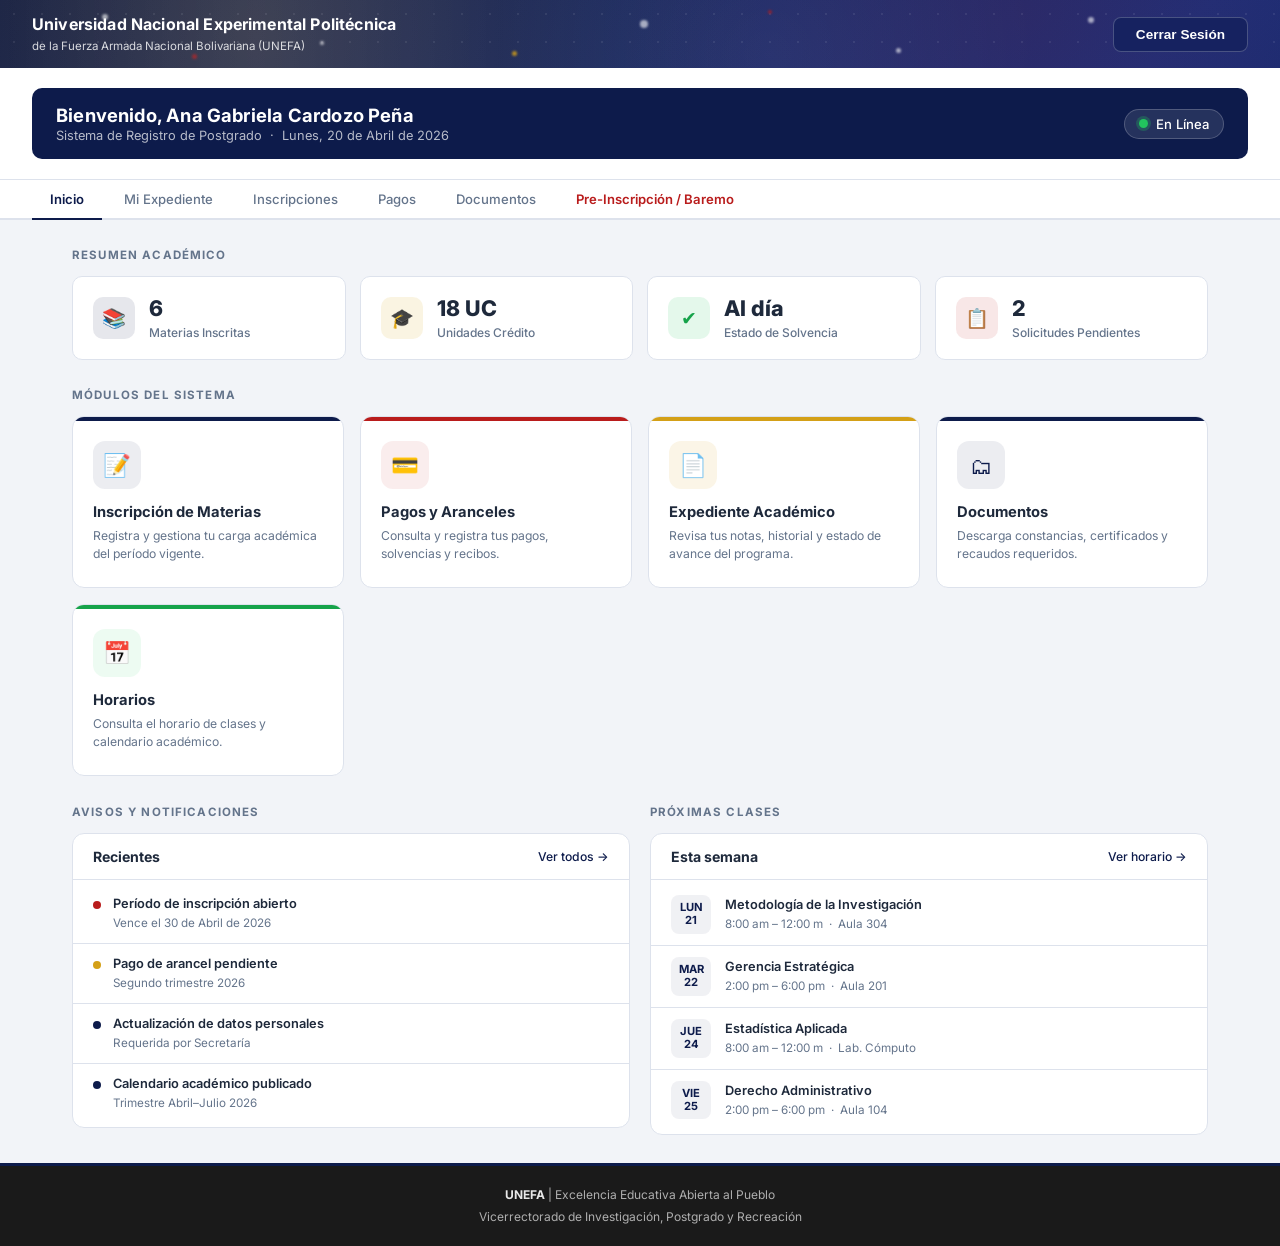
<file: proyectos/dashboard-unefa.html>
<!DOCTYPE html>
<html lang="es">
<head>
  <meta charset="UTF-8" />
  <meta name="viewport" content="width=device-width, initial-scale=1.0" />
  <title>Sistema de Registro de Postgrado — UNEFA</title>
  <link href="https://fonts.googleapis.com/css2?family=Inter:wght@400;500;600;700;800&display=swap" rel="stylesheet" />
  <style>
    *, *::before, *::after { box-sizing: border-box; margin: 0; padding: 0; }

    :root {
      --navy:    #0d1b4b;
      --navy2:   #162260;
      --red:     #b91c1c;
      --gold:    #d4a017;
      --light:   #f2f4f8;
      --white:   #ffffff;
      --text:    #1e293b;
      --muted:   #64748b;
      --border:  #dde2ec;
      --online:  #22c55e;
    }

    body {
      font-family: 'Inter', sans-serif;
      background: var(--light);
      color: var(--text);
      min-height: 100vh;
      display: flex;
      flex-direction: column;
    }

    /* Partículas del header */
    .header-particles { position: absolute; inset: 0; pointer-events: none; overflow: hidden; }
    @keyframes floatParticle {
      0%,100% { transform: translateY(0) translateX(0) scale(1); opacity: .2; }
      25%      { transform: translateY(-12px) translateX(8px) scale(1.4); opacity: .45; }
      50%      { transform: translateY(-6px) translateX(-6px) scale(.8); opacity: .15; }
      75%      { transform: translateY(-18px) translateX(4px) scale(1.2); opacity: .35; }
    }
    .hparticle {
      position: absolute;
      border-radius: 50%;
      background: rgba(255,255,255,.6);
      animation: floatParticle linear infinite;
      filter: blur(1px);
    }
    .hparticle.gold { background: rgba(212,160,23,.8); }
    .hparticle.red  { background: rgba(185,28,28,.7); }

    /* ── HEADER ANIMACIÓN DE FONDO ── */
    @keyframes headerBgShift {
      0%   { background-position: 0% 50%; }
      50%  { background-position: 100% 50%; }
      100% { background-position: 0% 50%; }
    }
    @keyframes headerParticle {
      0%   { transform: translateY(0) translateX(0) scale(1); opacity: .15; }
      33%  { transform: translateY(-18px) translateX(12px) scale(1.3); opacity: .25; }
      66%  { transform: translateY(-8px) translateX(-10px) scale(.8); opacity: .1; }
      100% { transform: translateY(0) translateX(0) scale(1); opacity: .15; }
    }
    @keyframes scanLine {
      0%   { transform: translateX(-100%); }
      100% { transform: translateX(200%); }
    }

    header {
      background: linear-gradient(135deg, #0d1b4b 0%, #1a2f7a 30%, #0d1b4b 60%, #1f1050 100%);
      background-size: 300% 300%;
      animation: headerBgShift 10s ease infinite;
      position: relative;
      overflow: hidden;
    }

    /* Partículas decorativas */
    header::before {
      content: '';
      position: absolute;
      inset: 0;
      background:
        radial-gradient(circle at 20% 50%, rgba(212,160,23,.18) 0%, transparent 50%),
        radial-gradient(circle at 80% 20%, rgba(185,28,28,.12) 0%, transparent 40%),
        radial-gradient(circle at 60% 80%, rgba(255,255,255,.06) 0%, transparent 35%);
      animation: headerParticle 8s ease-in-out infinite;
      pointer-events: none;
    }

    /* Línea de scan animada */
    header::after {
      content: '';
      position: absolute;
      top: 0; left: 0;
      width: 40%;
      height: 100%;
      background: linear-gradient(90deg, transparent, rgba(255,255,255,.06), transparent);
      animation: scanLine 4s ease-in-out infinite;
      pointer-events: none;
    }

    /* Grid de puntos sutil */
    .header-bg {
      position: absolute; inset: 0;
      background-image:
        radial-gradient(circle, rgba(255,255,255,.08) 1px, transparent 1px);
      background-size: 28px 28px;
      opacity: 1;
      animation: fadeIn 1s .3s both;
    }
    .header-inner {
      position: relative;
      display: flex;
      align-items: center;
      justify-content: space-between;
      padding: 14px 32px;
      gap: 16px;
      z-index: 1;
    }
    .header-brand {
      display: flex;
      align-items: center;
      gap: 14px;
    }
    @keyframes logoPulse {
      0%,100% { filter: drop-shadow(0 1px 3px rgba(0,0,0,.4)); transform: scale(1); }
      50%      { filter: drop-shadow(0 2px 12px rgba(212,160,23,.5)); transform: scale(1.04); }
    }
    .header-brand img {
      height: 52px;
      width: auto;
      animation: logoPulse 4s ease-in-out infinite;
    }
    .header-brand-text {
      color: var(--white);
      line-height: 1.25;
    }
    @keyframes textGlow {
      0%,100% { text-shadow: none; }
      50%      { text-shadow: 0 0 20px rgba(212,160,23,.3); }
    }
    .header-brand-text strong {
      display: block;
      font-size: 1rem;
      font-weight: 700;
      letter-spacing: .01em;
      animation: textGlow 4s ease-in-out infinite;
    }
    .header-brand-text span {
      font-size: .72rem;
      opacity: .82;
      font-weight: 400;
    }
    .btn-logout {
      background: var(--navy2);
      border: 1.5px solid rgba(255,255,255,.22);
      color: var(--white);
      padding: 9px 22px;
      border-radius: 8px;
      font-size: .85rem;
      font-weight: 600;
      cursor: pointer;
      transition: background .18s, border-color .18s;
      white-space: nowrap;
    }
    .btn-logout:hover { background: var(--red); border-color: var(--red); }

    /* ── WELCOME BANNER ── */
    .welcome-wrap {
      background: var(--white);
      border-bottom: 1px solid var(--border);
      padding: 0 32px;
    }
    .welcome-bar {
      background: var(--navy);
      border-radius: 10px;
      display: flex;
      align-items: center;
      justify-content: space-between;
      padding: 16px 24px;
      margin: 20px 0;
      flex-wrap: wrap;
      gap: 12px;
    }
    .welcome-bar-left h2 {
      color: var(--white);
      font-size: 1.15rem;
      font-weight: 700;
      letter-spacing: .01em;
    }
    .welcome-bar-left p {
      color: rgba(255,255,255,.7);
      font-size: .8rem;
      margin-top: 2px;
    }
    .status-pill {
      display: flex;
      align-items: center;
      gap: 8px;
      background: rgba(255,255,255,.1);
      border: 1px solid rgba(255,255,255,.2);
      border-radius: 999px;
      padding: 6px 14px;
      color: var(--white);
      font-size: .82rem;
      font-weight: 500;
    }
    .status-dot {
      width: 9px; height: 9px;
      background: var(--online);
      border-radius: 50%;
      box-shadow: 0 0 0 3px rgba(34,197,94,.25);
      animation: pulse 2s infinite;
    }
    @keyframes pulse {
      0%,100% { box-shadow: 0 0 0 3px rgba(34,197,94,.25); }
      50%      { box-shadow: 0 0 0 6px rgba(34,197,94,.1); }
    }

    /* ── NAV TABS ── */
    .nav-tabs {
      display: flex;
      gap: 4px;
      padding: 0 32px;
      background: var(--white);
      border-bottom: 2px solid var(--border);
    }
    .nav-tab {
      padding: 11px 18px;
      font-size: .82rem;
      font-weight: 500;
      color: var(--muted);
      border-bottom: 2px solid transparent;
      margin-bottom: -2px;
      cursor: pointer;
      transition: color .15s, border-color .15s;
      white-space: nowrap;
    }
    .nav-tab:hover { color: var(--navy); }
    .nav-tab.active { color: var(--navy); border-color: var(--navy); font-weight: 600; }

    /* ── MAIN CONTENT ── */
    main {
      flex: 1;
      padding: 28px 32px;
      max-width: 1200px;
      width: 100%;
      margin: 0 auto;
    }

    /* ── SECTION TITLE ── */
    .section-title {
      font-size: .72rem;
      font-weight: 700;
      text-transform: uppercase;
      letter-spacing: .1em;
      color: var(--muted);
      margin-bottom: 14px;
    }

    /* ── INFO STATS ROW ── */
    .stats-row {
      display: grid;
      grid-template-columns: repeat(auto-fit, minmax(180px, 1fr));
      gap: 14px;
      margin-bottom: 28px;
    }
    .stat-card {
      background: var(--white);
      border: 1px solid var(--border);
      border-radius: 10px;
      padding: 18px 20px;
      display: flex;
      align-items: center;
      gap: 14px;
    }
    .stat-icon {
      width: 42px; height: 42px;
      border-radius: 10px;
      display: flex; align-items: center; justify-content: center;
      font-size: 1.2rem;
      flex-shrink: 0;
    }
    .stat-icon.blue  { background: rgba(13,27,75,.1);  color: var(--navy); }
    .stat-icon.red   { background: rgba(185,28,28,.1); color: var(--red); }
    .stat-icon.gold  { background: rgba(212,160,23,.12); color: var(--gold); }
    .stat-icon.green { background: rgba(34,197,94,.12); color: #16a34a; }
    .stat-info strong { display: block; font-size: 1.35rem; font-weight: 800; color: var(--text); }
    .stat-info span   { font-size: .75rem; color: var(--muted); font-weight: 500; }

    /* ── MODULE CARDS ── */
    .modules-grid {
      display: grid;
      grid-template-columns: repeat(auto-fill, minmax(220px, 1fr));
      gap: 16px;
      margin-bottom: 28px;
    }
    .module-card {
      background: var(--white);
      border: 1px solid var(--border);
      border-radius: 12px;
      padding: 24px 20px;
      cursor: pointer;
      transition: transform .18s, box-shadow .18s, border-color .18s;
      position: relative;
      overflow: hidden;
    }
    .module-card::before {
      content: '';
      position: absolute;
      top: 0; left: 0; right: 0;
      height: 4px;
      background: var(--accent, var(--navy));
      border-radius: 12px 12px 0 0;
    }
    .module-card:hover {
      transform: translateY(-3px);
      box-shadow: 0 8px 24px rgba(13,27,75,.12);
      border-color: rgba(13,27,75,.2);
    }
    .module-icon {
      width: 48px; height: 48px;
      border-radius: 12px;
      background: var(--icon-bg, rgba(13,27,75,.08));
      color: var(--accent, var(--navy));
      display: flex; align-items: center; justify-content: center;
      font-size: 1.4rem;
      margin-bottom: 14px;
    }
    .module-card h3 {
      font-size: .92rem;
      font-weight: 700;
      color: var(--text);
      margin-bottom: 6px;
    }
    .module-card p {
      font-size: .76rem;
      color: var(--muted);
      line-height: 1.5;
    }
    .module-arrow {
      position: absolute;
      bottom: 16px; right: 16px;
      color: var(--muted);
      font-size: .85rem;
      opacity: 0;
      transition: opacity .18s, transform .18s;
    }
    .module-card:hover .module-arrow { opacity: 1; transform: translateX(3px); }

    /* ── NOTICES ── */
    .two-col { display: grid; grid-template-columns: 1fr 1fr; gap: 20px; }
    @media (max-width: 700px) { .two-col { grid-template-columns: 1fr; } }

    .panel {
      background: var(--white);
      border: 1px solid var(--border);
      border-radius: 12px;
      overflow: hidden;
    }
    .panel-header {
      padding: 14px 20px;
      border-bottom: 1px solid var(--border);
      display: flex; align-items: center; justify-content: space-between;
    }
    .panel-header h4 { font-size: .88rem; font-weight: 700; color: var(--text); }
    .panel-header a  { font-size: .76rem; color: var(--navy); text-decoration: none; font-weight: 500; }
    .panel-body { padding: 4px 0; }

    .notice-item {
      display: flex;
      align-items: flex-start;
      gap: 12px;
      padding: 12px 20px;
      border-bottom: 1px solid var(--border);
      transition: background .12s;
    }
    .notice-item:last-child { border-bottom: none; }
    .notice-item:hover { background: var(--light); }
    .notice-dot {
      width: 8px; height: 8px;
      border-radius: 50%;
      margin-top: 5px;
      flex-shrink: 0;
    }
    .notice-dot.red  { background: var(--red); }
    .notice-dot.gold { background: var(--gold); }
    .notice-dot.blue { background: var(--navy); }
    .notice-text strong { display: block; font-size: .8rem; font-weight: 600; color: var(--text); }
    .notice-text span   { font-size: .73rem; color: var(--muted); }

    .schedule-item {
      display: flex;
      align-items: center;
      gap: 14px;
      padding: 11px 20px;
      border-bottom: 1px solid var(--border);
    }
    .schedule-item:last-child { border-bottom: none; }
    .schedule-day {
      min-width: 40px;
      text-align: center;
      background: rgba(13,27,75,.06);
      border-radius: 8px;
      padding: 6px 4px;
      font-size: .7rem;
      font-weight: 700;
      color: var(--navy);
      text-transform: uppercase;
      line-height: 1.2;
    }
    .schedule-info strong { display: block; font-size: .8rem; font-weight: 600; }
    .schedule-info span   { font-size: .73rem; color: var(--muted); }

    /* ── INPUT ICON ROW ── */
    .input-icon-row { display: flex; align-items: center; border: 1.5px solid var(--border); border-radius: 7px; overflow: hidden; transition: border-color .15s; }
    .input-icon-row:focus-within { border-color: var(--navy); }
    .input-icon { padding: 0 10px; font-size: .85rem; color: var(--muted); background: var(--light); border-right: 1px solid var(--border); height: 38px; display: flex; align-items: center; font-weight: 700; }
    .input-icon-row input { border: none !important; border-radius: 0 !important; flex: 1; }
    .input-icon-row input:focus { outline: none; }

    /* ── BAREMO TABLE ── */
    .baremo-table-wrap { border: 1px solid var(--border); border-radius: 10px; overflow: hidden; margin-bottom: 4px; }
    .baremo-table { width: 100%; border-collapse: collapse; font-size: .82rem; }
    .baremo-table thead tr { background: var(--navy); color: var(--white); }
    .baremo-table thead th { padding: 11px 16px; text-align: left; font-weight: 600; font-size: .78rem; }
    .baremo-table thead th:nth-child(2),
    .baremo-table thead th:nth-child(3) { text-align: center; width: 60px; }
    .baremo-table tbody tr { border-bottom: 1px solid var(--border); transition: background .12s; }
    .baremo-table tbody tr:last-child { border-bottom: none; }
    .baremo-table tbody tr:hover:not(.baremo-category) { background: var(--light); }
    .baremo-table td { padding: 10px 16px; color: var(--text); }
    .baremo-table td:nth-child(2),
    .baremo-table td:nth-child(3) { text-align: center; }
    .baremo-table input[type=radio] { width: 16px; height: 16px; accent-color: var(--navy); cursor: pointer; }
    .baremo-category td { background: rgba(13,27,75,.06); color: var(--navy); font-weight: 700; font-size: .75rem; text-transform: uppercase; letter-spacing: .08em; padding: 8px 16px; }

    /* ── DOCS INSTRUCTIONS ── */
    .docs-instructions { background: rgba(212,160,23,.08); border: 1px solid rgba(212,160,23,.25); border-radius: 8px; padding: 12px 16px; font-size: .78rem; color: var(--text); }
    .docs-instructions strong { color: var(--navy); display: block; margin-bottom: 6px; }
    .docs-instructions ul { padding-left: 18px; }
    .docs-instructions li { margin-bottom: 3px; }

    /* ── FILE UPLOAD ── */
    .file-upload-box input[type=file] { display: none; }
    .file-upload-label { display: flex; align-items: center; gap: 10px; cursor: pointer; }
    .file-btn { background: var(--navy); color: var(--white); padding: 7px 14px; border-radius: 6px; font-size: .78rem; font-weight: 600; white-space: nowrap; transition: background .15s; }
    .file-btn:hover { background: var(--navy2); }
    .file-name { font-size: .78rem; color: var(--muted); }
    .file-upload-box small { display: block; margin-top: 4px; font-size: .7rem; color: var(--muted); }

    /* ── FOOTER ── */
    footer {
      background: #1a1a1a;
      color: rgba(255,255,255,.65);
      text-align: center;
      padding: 18px 32px;
      font-size: .75rem;
      line-height: 1.8;
      border-top: 3px solid var(--navy);
    }
    footer strong { color: rgba(255,255,255,.9); }

    /* ── DOCUMENTOS ── */
    .docs-header-banner {
      background: var(--navy);
      border-radius: 12px;
      padding: 20px 26px;
      display: flex;
      align-items: center;
      gap: 16px;
      margin-bottom: 20px;
      color: var(--white);
    }
    .docs-header-icon { font-size: 2rem; }
    .docs-header-banner h2 { font-size: 1rem; font-weight: 700; margin-bottom: 4px; }
    .docs-header-banner p  { font-size: .78rem; opacity: .8; }

    .docs-layout {
      display: grid;
      grid-template-columns: 1fr 300px;
      gap: 20px;
      align-items: start;
    }
    @media (max-width: 900px) { .docs-layout { grid-template-columns: 1fr; } }

    .docs-grid-cards { display: flex; flex-direction: column; gap: 10px; }

    .doc-card {
      background: var(--white);
      border: 1.5px solid var(--border);
      border-radius: 10px;
      padding: 14px 16px;
      display: flex;
      align-items: center;
      gap: 14px;
      transition: box-shadow .15s, border-color .15s;
    }
    .doc-card:hover { border-color: var(--navy); box-shadow: 0 3px 12px rgba(13,27,75,.08); }
    .doc-card-icon {
      width: 42px; height: 42px;
      border-radius: 10px;
      display: flex; align-items: center; justify-content: center;
      font-size: 1.2rem;
      flex-shrink: 0;
    }
    .doc-card-info { flex: 1; }
    .doc-card-info strong { display: block; font-size: .85rem; font-weight: 600; color: var(--text); margin-bottom: 3px; }
    .doc-card-info span   { font-size: .74rem; color: var(--muted); line-height: 1.4; }

    .doc-dl-btn {
      background: var(--navy);
      color: var(--white);
      border: none;
      border-radius: 7px;
      padding: 8px 14px;
      font-size: .76rem;
      font-weight: 700;
      cursor: pointer;
      white-space: nowrap;
      transition: background .15s;
      flex-shrink: 0;
    }
    .doc-dl-btn:hover:not(.disabled) { background: var(--navy2); }
    .doc-dl-btn.disabled {
      background: var(--light);
      color: var(--muted);
      border: 1px solid var(--border);
      cursor: not-allowed;
      font-size: .7rem;
    }

    .historial-doc-row {
      display: flex;
      align-items: center;
      gap: 12px;
      padding: 11px 18px;
      border-bottom: 1px solid var(--border);
    }
    .historial-doc-row:last-child { border-bottom: none; }
    .hd-icono { font-size: 1.2rem; }
    .hd-info { flex: 1; }
    .hd-info strong { display: block; font-size: .8rem; font-weight: 600; color: var(--text); }
    .hd-info span   { font-size: .72rem; color: var(--muted); }

    .docs-instrucciones {
      background: rgba(212,160,23,.07);
      border: 1px solid rgba(212,160,23,.25);
      border-radius: 8px;
      padding: 12px 14px;
      font-size: .76rem;
    }
    .docs-instrucciones strong { display: block; color: var(--navy); font-weight: 700; margin-bottom: 6px; }
    .docs-instrucciones ul { padding-left: 16px; }
    .docs-instrucciones li { margin-bottom: 3px; color: var(--text); }

    .docs-subidos-titulo {
      font-size: .72rem; font-weight: 700; text-transform: uppercase;
      letter-spacing: .08em; color: var(--muted);
      margin: 16px 0 8px;
    }
    .docs-subidos-lista { display: flex; flex-direction: column; gap: 6px; }
    .doc-subido-item {
      display: flex; justify-content: space-between; align-items: center;
      padding: 8px 12px;
      background: var(--light);
      border-radius: 7px;
      font-size: .76rem;
    }
    .doc-subido-tipo { font-weight: 600; color: var(--text); }
    .doc-subido-estado { font-size: .7rem; font-weight: 700; padding: 2px 10px; border-radius: 999px; }
    .doc-subido-estado.aprobado { background: rgba(22,163,74,.1); color: #15803d; }
    .doc-subido-estado.pendiente-doc { background: rgba(212,160,23,.12); color: #92610a; }

    /* ── PAGOS ── */
    .pagos-solvencia-banner {
      border-radius: 12px;
      padding: 20px 26px;
      display: flex;
      align-items: center;
      justify-content: space-between;
      flex-wrap: wrap;
      gap: 16px;
      margin-bottom: 16px;
    }
    .pagos-solvencia-banner.solvente { background: #15803d; color: var(--white); }
    .pagos-solvencia-banner.insolvente { background: var(--red); color: var(--white); }
    .solvencia-left { display: flex; align-items: center; gap: 16px; }
    .solvencia-icon { font-size: 2rem; width: 50px; height: 50px; background: rgba(255,255,255,.2); border-radius: 50%; display: flex; align-items: center; justify-content: center; font-weight: 800; flex-shrink: 0; }
    .solvencia-left h2 { font-size: 1rem; font-weight: 700; margin-bottom: 4px; }
    .solvencia-left p  { font-size: .78rem; opacity: .85; }

    .pagos-stats {
      display: grid;
      grid-template-columns: repeat(auto-fit, minmax(170px,1fr));
      gap: 12px;
      margin-bottom: 24px;
    }
    .pago-stat {
      background: var(--white);
      border: 1px solid var(--border);
      border-radius: 10px;
      padding: 16px 18px;
      display: flex;
      align-items: center;
      gap: 14px;
    }
    .pago-stat-icon { width: 40px; height: 40px; border-radius: 10px; display: flex; align-items: center; justify-content: center; font-size: 1.1rem; flex-shrink: 0; }
    .pago-stat strong { display: block; font-size: 1.1rem; font-weight: 800; color: var(--text); }
    .pago-stat span   { font-size: .72rem; color: var(--muted); }

    .pagos-layout {
      display: grid;
      grid-template-columns: 1fr 320px;
      gap: 20px;
      align-items: start;
    }
    @media (max-width: 900px) { .pagos-layout { grid-template-columns: 1fr; } }

    .aranceles-tabla {
      background: var(--white);
      border: 1px solid var(--border);
      border-radius: 10px;
      overflow: hidden;
      margin-bottom: 4px;
      font-size: .8rem;
    }
    .arancel-row {
      display: grid;
      grid-template-columns: 1fr 100px 110px 100px;
      gap: 8px;
      padding: 11px 16px;
      border-bottom: 1px solid var(--border);
      align-items: center;
    }
    .arancel-row:last-child { border-bottom: none; }
    .arancel-row.header-row {
      background: var(--navy);
      color: var(--white);
      font-size: .72rem;
      font-weight: 700;
      text-transform: uppercase;
      letter-spacing: .06em;
    }
    .arancel-monto { font-weight: 700; color: var(--navy); }

    .historial-pago-row {
      display: flex;
      align-items: center;
      gap: 12px;
      padding: 12px 18px;
      border-bottom: 1px solid var(--border);
      flex-wrap: wrap;
    }
    .historial-pago-row:last-child { border-bottom: none; }
    .hp-fecha { font-size: .72rem; color: var(--muted); min-width: 75px; font-weight: 600; }
    .hp-info { flex: 1; }
    .hp-info strong { display: block; font-size: .8rem; font-weight: 600; color: var(--text); }
    .hp-info span   { font-size: .72rem; color: var(--muted); }
    .hp-monto { font-size: .85rem; font-weight: 800; color: var(--navy); min-width: 80px; text-align: right; }
    .hp-estado { min-width: 80px; text-align: center; }
    .hp-recibo {
      background: var(--light);
      border: 1px solid var(--border);
      border-radius: 6px;
      padding: 5px 10px;
      font-size: .72rem;
      font-weight: 600;
      cursor: pointer;
      color: var(--navy);
      transition: background .12s;
    }
    .hp-recibo:hover { background: var(--border); }

    /* Registrar pago card */
    .registrar-pago-card {
      background: var(--white);
      border: 1px solid var(--border);
      border-radius: 10px;
      overflow: hidden;
    }
    .rp-header {
      background: var(--navy);
      color: var(--white);
      padding: 13px 18px;
      font-size: .85rem;
      font-weight: 700;
    }
    .rp-body { padding: 18px; }

    .datos-bancarios {
      background: var(--light);
      border-radius: 8px;
      padding: 14px;
      margin-bottom: 4px;
    }
    .db-title { font-size: .72rem; font-weight: 700; text-transform: uppercase; letter-spacing: .07em; color: var(--muted); margin-bottom: 10px; }
    .banco-tab-row { display: flex; gap: 6px; margin-bottom: 12px; flex-wrap: wrap; }
    .banco-tab {
      padding: 5px 12px;
      border-radius: 999px;
      border: 1.5px solid var(--border);
      background: var(--white);
      font-size: .72rem;
      font-weight: 600;
      color: var(--muted);
      cursor: pointer;
      transition: all .15s;
    }
    .banco-tab.active { background: var(--navy); color: var(--white); border-color: var(--navy); }
    .banco-datos { }
    .db-row { display: flex; justify-content: space-between; font-size: .76rem; padding: 5px 0; border-bottom: 1px solid var(--border); }
    .db-row:last-child { border-bottom: none; }
    .db-row span { color: var(--muted); }
    .db-row strong { color: var(--text); }

    /* ── INSCRIPCIONES ── */
    .insc-periodo-banner {
      background: var(--navy);
      border-radius: 12px;
      padding: 20px 26px;
      display: flex;
      align-items: center;
      justify-content: space-between;
      flex-wrap: wrap;
      gap: 16px;
      margin-bottom: 16px;
      color: var(--white);
    }
    .insc-periodo-badge {
      display: inline-block;
      background: #16a34a;
      color: var(--white);
      font-size: .68rem;
      font-weight: 700;
      padding: 3px 10px;
      border-radius: 999px;
      margin-bottom: 6px;
      letter-spacing: .05em;
    }
    .insc-periodo-banner h2 { font-size: 1rem; font-weight: 700; margin-bottom: 4px; }
    .insc-periodo-banner p  { font-size: .78rem; opacity: .8; }
    .insc-periodo-banner strong { color: var(--gold); }
    .insc-countdown { display: flex; align-items: center; gap: 6px; }
    .countdown-block { text-align: center; background: rgba(255,255,255,.1); border-radius: 8px; padding: 8px 14px; min-width: 54px; }
    .countdown-block span { display: block; font-size: 1.4rem; font-weight: 800; line-height: 1; }
    .countdown-block small { font-size: .65rem; opacity: .7; }
    .countdown-sep { font-size: 1.4rem; font-weight: 800; opacity: .5; }

    .insc-requisitos {
      display: flex;
      flex-wrap: wrap;
      gap: 8px;
      margin-bottom: 20px;
    }
    .req-item {
      display: flex; align-items: center; gap: 6px;
      padding: 6px 14px;
      border-radius: 999px;
      font-size: .76rem;
      font-weight: 600;
      border: 1.5px solid;
    }
    .req-item.ok { background: rgba(22,163,74,.08); border-color: rgba(22,163,74,.3); color: #15803d; }
    .req-item.pendiente-req { background: rgba(212,160,23,.08); border-color: rgba(212,160,23,.3); color: #92610a; }
    .req-icon { font-size: .85rem; }

    .insc-layout {
      display: grid;
      grid-template-columns: 1fr 320px;
      gap: 20px;
      align-items: start;
    }
    @media (max-width: 900px) { .insc-layout { grid-template-columns: 1fr; } }

    .insc-filtros {
      display: flex; gap: 10px; margin-bottom: 12px; flex-wrap: wrap;
    }
    .insc-select, .insc-search {
      border: 1.5px solid var(--border);
      border-radius: 7px;
      padding: 8px 12px;
      font-size: .8rem;
      font-family: inherit;
      color: var(--text);
      background: var(--white);
      transition: border-color .15s;
    }
    .insc-select { min-width: 160px; }
    .insc-search { flex: 1; min-width: 160px; }
    .insc-select:focus, .insc-search:focus { outline: none; border-color: var(--navy); }

    .insc-lista-header {
      display: flex; justify-content: space-between; align-items: center;
      font-size: .75rem; font-weight: 700; text-transform: uppercase;
      letter-spacing: .08em; color: var(--muted);
      margin-bottom: 10px;
    }
    .insc-uc-info { font-weight: 600; color: var(--text); }

    .insc-materias { display: flex; flex-direction: column; gap: 10px; }

    .materia-card {
      background: var(--white);
      border: 1.5px solid var(--border);
      border-radius: 10px;
      padding: 14px 16px;
      display: flex;
      align-items: center;
      gap: 14px;
      transition: border-color .15s, box-shadow .15s;
      cursor: pointer;
    }
    .materia-card:hover { border-color: var(--navy); box-shadow: 0 3px 12px rgba(13,27,75,.08); }
    .materia-card.selected { border-color: var(--navy); background: rgba(13,27,75,.03); }

    .materia-check-wrap input[type=checkbox] { display: none; }
    .materia-check-wrap label {
      width: 20px; height: 20px;
      border: 2px solid var(--border);
      border-radius: 5px;
      display: flex; align-items: center; justify-content: center;
      cursor: pointer;
      transition: all .15s;
      flex-shrink: 0;
    }
    .materia-check-wrap input:checked + label {
      background: var(--navy);
      border-color: var(--navy);
    }
    .materia-check-wrap input:checked + label::after {
      content: '✓';
      color: var(--white);
      font-size: .7rem;
      font-weight: 800;
    }

    .materia-info { flex: 1; }
    .materia-top { display: flex; gap: 8px; align-items: center; margin-bottom: 4px; }
    .materia-codigo { font-size: .72rem; font-weight: 700; color: var(--navy); background: rgba(13,27,75,.08); padding: 2px 8px; border-radius: 4px; }
    .materia-uc { font-size: .72rem; font-weight: 700; color: var(--gold); background: rgba(212,160,23,.1); padding: 2px 8px; border-radius: 4px; }
    .materia-sec { font-size: .72rem; color: var(--muted); background: var(--light); padding: 2px 8px; border-radius: 4px; }
    .materia-nombre { font-size: .85rem; font-weight: 600; color: var(--text); margin-bottom: 6px; }
    .materia-detalles { display: flex; gap: 12px; flex-wrap: wrap; font-size: .72rem; color: var(--muted); }

    .materia-cupos { text-align: center; flex-shrink: 0; }
    .materia-cupos strong { display: block; font-size: 1.1rem; font-weight: 800; color: var(--text); }
    .materia-cupos small { font-size: .65rem; color: var(--muted); }

    /* Panel derecho */
    .insc-resumen {
      background: var(--white);
      border: 1px solid var(--border);
      border-radius: 10px;
      overflow: hidden;
      margin-bottom: 16px;
    }
    .insc-resumen-header {
      background: var(--navy);
      color: var(--white);
      padding: 12px 16px;
      font-size: .82rem;
      font-weight: 700;
    }
    #insc-seleccionadas { padding: 8px 0; min-height: 60px; }
    .insc-empty { padding: 16px; font-size: .78rem; color: var(--muted); text-align: center; }
    .insc-sel-item {
      display: flex; justify-content: space-between; align-items: center;
      padding: 8px 16px;
      border-bottom: 1px solid var(--border);
      font-size: .78rem;
    }
    .insc-sel-item:last-child { border-bottom: none; }
    .insc-sel-nombre { font-weight: 600; color: var(--text); }
    .insc-sel-uc { font-size: .72rem; color: var(--gold); font-weight: 700; }
    .insc-resumen-footer {
      padding: 14px 16px;
      border-top: 1px solid var(--border);
      display: flex; justify-content: space-between; align-items: center;
    }
    .insc-uc-total { font-size: .82rem; font-weight: 600; }
    #total-uc { font-size: 1.1rem; color: var(--navy); margin-left: 6px; }
    .btn-inscribir {
      background: var(--navy);
      color: var(--white);
      border: none;
      border-radius: 8px;
      padding: 9px 18px;
      font-size: .82rem;
      font-weight: 700;
      cursor: pointer;
      transition: background .15s;
    }
    .btn-inscribir:hover:not(:disabled) { background: var(--navy2); }
    .btn-inscribir:disabled { opacity: .4; cursor: not-allowed; }

    .insc-horario-titulo {
      font-size: .72rem; font-weight: 700; text-transform: uppercase;
      letter-spacing: .08em; color: var(--muted); margin-bottom: 10px;
    }
    .insc-horario {
      background: var(--white);
      border: 1px solid var(--border);
      border-radius: 10px;
      padding: 14px;
      min-height: 100px;
    }
    .horario-vacio { font-size: .78rem; color: var(--muted); text-align: center; padding: 20px 0; }
    .horario-pill {
      display: flex; align-items: center; gap: 8px;
      padding: 7px 10px;
      border-radius: 7px;
      margin-bottom: 7px;
      font-size: .76rem;
      font-weight: 600;
      border-left: 3px solid;
    }

    .historial-row {
      display: flex; align-items: center; gap: 14px; padding: 12px 20px;
      border-bottom: 1px solid var(--border); flex-wrap: wrap;
    }
    .historial-row:last-child { border-bottom: none; }
    .historial-term { font-size: .78rem; font-weight: 700; color: var(--navy); min-width: 130px; }
    .historial-materias { flex: 1; font-size: .76rem; color: var(--muted); }
    .historial-badge { font-size: .72rem; font-weight: 700; padding: 4px 12px; border-radius: 999px; }
    .historial-badge.aprobado { background: rgba(22,163,74,.1); color: #15803d; }

    /* ── EXPEDIENTE ── */
    .exp-header-card {
      background: var(--navy);
      border-radius: 12px;
      padding: 22px 26px;
      display: flex;
      align-items: center;
      justify-content: space-between;
      flex-wrap: wrap;
      gap: 16px;
      margin-bottom: 20px;
    }
    .exp-header-left { display: flex; align-items: center; gap: 16px; color: var(--white); }
    .exp-avatar {
      width: 52px; height: 52px;
      border-radius: 50%;
      background: var(--gold);
      color: var(--navy);
      font-weight: 800;
      font-size: .95rem;
      display: flex; align-items: center; justify-content: center;
      flex-shrink: 0;
    }
    .exp-header-left h2 { font-size: 1.05rem; font-weight: 700; margin-bottom: 4px; }
    .exp-header-left p  { font-size: .75rem; opacity: .8; line-height: 1.6; }
    .exp-header-actions { display: flex; gap: 10px; flex-wrap: wrap; }
    .exp-btn { padding: 9px 18px; border-radius: 8px; font-size: .82rem; font-weight: 600; cursor: pointer; transition: all .15s; border: none; }
    .exp-btn-outline { background: transparent; border: 1.5px solid rgba(255,255,255,.4); color: var(--white); }
    .exp-btn-outline:hover { background: rgba(255,255,255,.1); }
    .exp-btn-solid { background: var(--gold); color: var(--navy); }
    .exp-btn-solid:hover { background: #c49010; }

    .exp-stats {
      display: grid;
      grid-template-columns: repeat(auto-fit, minmax(180px, 1fr));
      gap: 14px;
      margin-bottom: 24px;
    }
    .exp-stat {
      background: var(--white);
      border: 1px solid var(--border);
      border-radius: 10px;
      padding: 16px 18px;
    }
    .exp-stat-val { font-size: 1.5rem; font-weight: 800; color: var(--text); margin-bottom: 4px; }
    .exp-stat-label { font-size: .72rem; color: var(--muted); font-weight: 500; margin-bottom: 10px; }
    .exp-stat-bar { height: 5px; background: var(--border); border-radius: 99px; overflow: hidden; }
    .exp-stat-fill { height: 100%; border-radius: 99px; transition: width .4s ease; }

    .exp-section-title {
      font-size: .72rem; font-weight: 700; text-transform: uppercase;
      letter-spacing: .1em; color: var(--muted); margin-bottom: 12px;
    }

    .exp-avance-card {
      background: var(--white);
      border: 1px solid var(--border);
      border-radius: 10px;
      padding: 18px 22px;
      margin-bottom: 24px;
      display: flex;
      flex-direction: column;
      gap: 14px;
    }
    .exp-avance-row { display: flex; align-items: center; gap: 12px; font-size: .8rem; }
    .exp-avance-row > span:first-child { min-width: 160px; color: var(--text); font-weight: 500; }
    .exp-avance-bar-wrap { flex: 1; height: 8px; background: var(--border); border-radius: 99px; overflow: hidden; }
    .exp-avance-bar { height: 100%; background: #16a34a; border-radius: 99px; transition: width .4s; }
    .exp-avance-pct { min-width: 90px; text-align: right; font-size: .75rem; font-weight: 600; color: #16a34a; }

    /* Term tabs */
    .exp-term-tabs { display: flex; gap: 6px; margin-bottom: 14px; flex-wrap: wrap; }
    .exp-term-tab {
      padding: 7px 18px;
      border-radius: 999px;
      border: 1.5px solid var(--border);
      background: var(--white);
      font-size: .8rem;
      font-weight: 600;
      color: var(--muted);
      cursor: pointer;
      transition: all .15s;
    }
    .exp-term-tab.active { background: var(--navy); color: var(--white); border-color: var(--navy); }
    .exp-term-tab:hover:not(.active) { border-color: var(--navy); color: var(--navy); }

    .exp-term-panel { }
    .exp-en-curso-banner {
      background: rgba(212,160,23,.1);
      border: 1px solid rgba(212,160,23,.3);
      border-radius: 8px;
      padding: 10px 16px;
      font-size: .78rem;
      color: #92610a;
      font-weight: 500;
      margin-bottom: 12px;
    }

    /* Notas table */
    .notas-table {
      width: 100%;
      border-collapse: collapse;
      background: var(--white);
      border: 1px solid var(--border);
      border-radius: 10px;
      overflow: hidden;
      font-size: .81rem;
    }
    .notas-table thead tr { background: var(--navy); color: var(--white); }
    .notas-table thead th { padding: 11px 14px; text-align: left; font-size: .76rem; font-weight: 600; }
    .notas-table tbody tr { border-bottom: 1px solid var(--border); transition: background .12s; }
    .notas-table tbody tr:last-child { border-bottom: none; }
    .notas-table tbody tr:hover { background: var(--light); }
    .notas-table td { padding: 11px 14px; color: var(--text); }
    .notas-table tfoot tr { background: var(--light); border-top: 2px solid var(--border); }
    .notas-table tfoot td { padding: 10px 14px; font-size: .82rem; }

    .nota-badge {
      display: inline-block;
      padding: 3px 10px;
      border-radius: 999px;
      font-weight: 700;
      font-size: .8rem;
    }
    .nota-badge.aprobado { background: rgba(22,163,74,.12); color: #15803d; }
    .nota-badge.reprobado { background: rgba(185,28,28,.12); color: var(--red); }
    .nota-badge.pendiente { background: var(--light); color: var(--muted); }

    .estado-badge {
      display: inline-block;
      padding: 3px 10px;
      border-radius: 999px;
      font-size: .72rem;
      font-weight: 700;
    }
    .estado-badge.aprobado { background: rgba(22,163,74,.1); color: #15803d; }
    .estado-badge.reprobado { background: rgba(185,28,28,.1); color: var(--red); }
    .estado-badge.en-curso { background: rgba(212,160,23,.12); color: #92610a; }

    /* Tesis */
    .tesis-card {
      background: var(--white);
      border: 1px solid var(--border);
      border-radius: 10px;
      padding: 20px;
      margin-bottom: 4px;
    }
    .tesis-estado {
      display: inline-block;
      padding: 5px 14px;
      border-radius: 999px;
      font-size: .78rem;
      font-weight: 600;
      margin-bottom: 16px;
    }
    .pendiente-tesis { background: var(--light); color: var(--muted); border: 1px solid var(--border); }
    .tesis-info-grid {
      display: grid;
      grid-template-columns: 1fr 1fr;
      gap: 12px;
      margin-bottom: 18px;
      font-size: .8rem;
    }
    .tesis-info-grid label { display: block; color: var(--muted); font-weight: 600; font-size: .72rem; margin-bottom: 2px; }
    .tesis-info-grid span { color: var(--text); }
    .tesis-pasos { display: flex; gap: 8px; flex-wrap: wrap; }
    .tesis-paso {
      display: flex; align-items: center; gap: 7px;
      padding: 6px 14px;
      border-radius: 999px;
      font-size: .75rem;
      font-weight: 500;
      border: 1.5px solid var(--border);
      color: var(--muted);
      background: var(--light);
    }
    .tpaso-num {
      width: 20px; height: 20px;
      background: var(--border);
      color: var(--muted);
      border-radius: 50%;
      display: flex; align-items: center; justify-content: center;
      font-size: .7rem; font-weight: 700;
    }

    .obs-card {
      background: var(--white);
      border: 1px solid var(--border);
      border-radius: 10px;
      padding: 20px;
    }
    .obs-empty { font-size: .82rem; color: var(--muted); text-align: center; padding: 12px 0; }

    .exp-info-nota {
      background: rgba(13,27,75,.04);
      border-left: 4px solid var(--navy);
      border-radius: 0 8px 8px 0;
      padding: 11px 16px;
      font-size: .78rem;
      color: var(--muted);
      margin-top: 20px;
      margin-bottom: 8px;
    }

    /* ══════════════════════════════════════
       ANIMACIONES MODERNAS
    ══════════════════════════════════════ */

    /* Fade + slide base */
    @keyframes fadeUp {
      from { opacity: 0; transform: translateY(22px); }
      to   { opacity: 1; transform: translateY(0); }
    }
    @keyframes fadeIn {
      from { opacity: 0; }
      to   { opacity: 1; }
    }
    @keyframes slideInLeft {
      from { opacity: 0; transform: translateX(-18px); }
      to   { opacity: 1; transform: translateX(0); }
    }
    @keyframes scaleIn {
      from { opacity: 0; transform: scale(.93); }
      to   { opacity: 1; transform: scale(1); }
    }
    @keyframes countUp {
      from { opacity: 0; transform: translateY(10px); }
      to   { opacity: 1; transform: translateY(0); }
    }
    @keyframes shimmer {
      0%   { background-position: -400px 0; }
      100% { background-position: 400px 0; }
    }
    @keyframes barGrow {
      from { width: 0 !important; }
    }
    @keyframes pulse-ring {
      0%   { box-shadow: 0 0 0 0 rgba(22,163,74,.4); }
      70%  { box-shadow: 0 0 0 10px rgba(22,163,74,0); }
      100% { box-shadow: 0 0 0 0 rgba(22,163,74,0); }
    }
    @keyframes floatBadge {
      0%, 100% { transform: translateY(0); }
      50%       { transform: translateY(-4px); }
    }

    /* Tab content entra con animación */
    .tab-content.active {
      animation: fadeUp .35s cubic-bezier(.22,1,.36,1) both;
    }

    /* Header brand */
    .header-brand { animation: slideInLeft .5s cubic-bezier(.22,1,.36,1) both; }
    .btn-logout   { animation: fadeIn .5s .2s both; }

    /* Welcome bar */
    .welcome-bar { animation: fadeUp .4s .05s cubic-bezier(.22,1,.36,1) both; }

    /* Nav tabs */
    .nav-tab {
      animation: fadeIn .3s both;
      position: relative;
    }
    .nav-tab::after {
      content: '';
      position: absolute;
      bottom: -2px; left: 50%; right: 50%;
      height: 2px;
      background: var(--navy);
      transition: left .25s cubic-bezier(.22,1,.36,1), right .25s cubic-bezier(.22,1,.36,1);
    }
    .nav-tab.active::after { left: 0; right: 0; }

    /* Stat cards stagger */
    .stat-card:nth-child(1) { animation: fadeUp .4s .08s both; }
    .stat-card:nth-child(2) { animation: fadeUp .4s .15s both; }
    .stat-card:nth-child(3) { animation: fadeUp .4s .22s both; }
    .stat-card:nth-child(4) { animation: fadeUp .4s .29s both; }

    /* Module cards stagger */
    .module-card { transition: transform .2s cubic-bezier(.22,1,.36,1), box-shadow .2s, border-color .2s; }
    .module-card:nth-child(1) { animation: scaleIn .4s .1s both; }
    .module-card:nth-child(2) { animation: scaleIn .4s .17s both; }
    .module-card:nth-child(3) { animation: scaleIn .4s .24s both; }
    .module-card:nth-child(4) { animation: scaleIn .4s .31s both; }
    .module-card:nth-child(5) { animation: scaleIn .4s .38s both; }
    .module-card:nth-child(6) { animation: scaleIn .4s .45s both; }
    .module-card:hover {
      transform: translateY(-5px) scale(1.02);
      box-shadow: 0 12px 30px rgba(13,27,75,.14);
    }

    /* Panels */
    .panel { animation: fadeUp .4s .1s both; }

    /* Status dot pulse */
    .status-dot { animation: pulse 2s infinite, pulse-ring 2s infinite; }

    /* Stat bars animate on load */
    .exp-stat-fill { animation: barGrow .8s .3s cubic-bezier(.22,1,.36,1) both; }
    .exp-avance-bar { animation: barGrow .9s .4s cubic-bezier(.22,1,.36,1) both; }

    /* Expediente header */
    .exp-header-card { animation: fadeUp .4s both; }
    .exp-stats .exp-stat:nth-child(1) { animation: fadeUp .4s .07s both; }
    .exp-stats .exp-stat:nth-child(2) { animation: fadeUp .4s .14s both; }
    .exp-stats .exp-stat:nth-child(3) { animation: fadeUp .4s .21s both; }
    .exp-stats .exp-stat:nth-child(4) { animation: fadeUp .4s .28s both; }

    /* Notas table rows */
    .notas-table tbody tr {
      animation: slideInLeft .35s both;
    }
    .notas-table tbody tr:nth-child(1) { animation-delay: .05s; }
    .notas-table tbody tr:nth-child(2) { animation-delay: .12s; }
    .notas-table tbody tr:nth-child(3) { animation-delay: .19s; }

    /* Materia cards */
    .materia-card { transition: transform .18s, box-shadow .18s, border-color .18s, background .18s; }
    .materia-card:hover { transform: translateX(4px); }
    .materia-card.selected { transform: translateX(4px); }
    .insc-materias .materia-card:nth-child(1) { animation: fadeUp .35s .06s both; }
    .insc-materias .materia-card:nth-child(2) { animation: fadeUp .35s .12s both; }
    .insc-materias .materia-card:nth-child(3) { animation: fadeUp .35s .18s both; }
    .insc-materias .materia-card:nth-child(4) { animation: fadeUp .35s .24s both; }
    .insc-materias .materia-card:nth-child(5) { animation: fadeUp .35s .30s both; }
    .insc-materias .materia-card:nth-child(6) { animation: fadeUp .35s .36s both; }

    /* Horario pills */
    .horario-pill { animation: slideInLeft .3s both; transition: transform .15s; }
    .horario-pill:hover { transform: translateX(3px); }

    /* Doc cards */
    .doc-card { transition: transform .18s, box-shadow .18s, border-color .18s; }
    .doc-card:hover { transform: translateX(4px); }
    .docs-grid-cards .doc-card:nth-child(odd)  { animation: slideInLeft .35s both; }
    .docs-grid-cards .doc-card:nth-child(even) { animation: fadeUp .35s both; }

    /* Botones con ripple */
    .btn-siguiente, .btn-enviar, .btn-inscribir, .doc-dl-btn, .exp-btn {
      position: relative; overflow: hidden;
    }
    .btn-siguiente::after, .btn-enviar::after, .btn-inscribir::after,
    .doc-dl-btn::after, .exp-btn::after {
      content: '';
      position: absolute;
      inset: 0;
      background: rgba(255,255,255,.2);
      opacity: 0;
      transition: opacity .15s;
      border-radius: inherit;
    }
    .btn-siguiente:active::after, .btn-enviar:active::after,
    .btn-inscribir:active::after, .doc-dl-btn:active::after,
    .exp-btn:active::after { opacity: 1; }

    /* Countdown blocks */
    .countdown-block {
      transition: transform .2s;
    }
    .countdown-block:hover { transform: scale(1.08); }

    /* Periodo badge float */
    .insc-periodo-badge { animation: floatBadge 3s ease-in-out infinite; }

    /* Solvencia banner */
    .pagos-solvencia-banner { animation: scaleIn .4s both; }
    .pagos-stats .pago-stat:nth-child(1) { animation: fadeUp .35s .06s both; }
    .pagos-stats .pago-stat:nth-child(2) { animation: fadeUp .35s .12s both; }
    .pagos-stats .pago-stat:nth-child(3) { animation: fadeUp .35s .18s both; }
    .pagos-stats .pago-stat:nth-child(4) { animation: fadeUp .35s .24s both; }

    /* Arancel rows */
    .arancel-row:not(.header-row) { transition: background .15s; }
    .arancel-row:not(.header-row):hover { background: var(--light); }

    /* Historial pago rows */
    .historial-pago-row { transition: background .15s; }
    .historial-pago-row:hover { background: var(--light); }

    /* Preinscripción intro */
    .preinsc-intro { animation: fadeUp .4s both; }
    .stepper      { animation: fadeIn .5s .1s both; }
    .form-card    { animation: fadeUp .4s .08s both; }

    /* ══════════════════════════════════════
       FIN ANIMACIONES
    ══════════════════════════════════════ */

    .tab-preinscripcion {
      color: var(--red) !important;
      font-weight: 600 !important;
      border-color: transparent;
    }
    .tab-preinscripcion.active {
      border-color: var(--red) !important;
      color: var(--red) !important;
    }

    /* ── PRE-INSCRIPCIÓN ── */
    .preinsc-intro {
      display: flex;
      align-items: flex-start;
      gap: 18px;
      background: var(--navy);
      color: var(--white);
      border-radius: 12px;
      padding: 22px 26px;
      margin-bottom: 28px;
    }
    .preinsc-intro-icon { font-size: 2.2rem; flex-shrink: 0; }
    .preinsc-intro h2 { font-size: 1.1rem; font-weight: 700; margin-bottom: 6px; }
    .preinsc-intro p  { font-size: .82rem; opacity: .85; line-height: 1.6; }
    .preinsc-intro strong { color: var(--gold); }

    /* Stepper */
    .stepper {
      display: flex;
      align-items: center;
      margin-bottom: 28px;
      overflow-x: auto;
      padding-bottom: 4px;
    }
    .step {
      display: flex;
      flex-direction: column;
      align-items: center;
      gap: 6px;
      min-width: 90px;
      cursor: default;
    }
    .step-circle {
      width: 34px; height: 34px;
      border-radius: 50%;
      background: var(--border);
      color: var(--muted);
      display: flex; align-items: center; justify-content: center;
      font-size: .85rem; font-weight: 700;
      transition: background .2s, color .2s;
    }
    .step.active .step-circle { background: var(--navy); color: var(--white); }
    .step.done .step-circle   { background: #16a34a; color: var(--white); }
    .step span { font-size: .7rem; color: var(--muted); font-weight: 500; text-align: center; }
    .step.active span { color: var(--navy); font-weight: 700; }
    .step-line {
      flex: 1;
      height: 2px;
      background: var(--border);
      min-width: 30px;
      margin-top: -14px;
    }

    /* Form card */
    .form-card {
      background: var(--white);
      border: 1px solid var(--border);
      border-radius: 12px;
      overflow: hidden;
      margin-bottom: 24px;
    }
    .form-card-header {
      background: var(--light);
      border-bottom: 1px solid var(--border);
      padding: 18px 24px;
    }
    .form-step-badge {
      display: inline-block;
      background: var(--navy);
      color: var(--white);
      font-size: .68rem;
      font-weight: 700;
      padding: 3px 10px;
      border-radius: 999px;
      margin-bottom: 8px;
      letter-spacing: .04em;
    }
    .form-card-header h3 { font-size: 1rem; font-weight: 700; margin-bottom: 4px; }
    .form-card-header p  { font-size: .78rem; color: var(--muted); }

    .form-body { padding: 24px; }

    .form-grid-2 {
      display: grid;
      grid-template-columns: 1fr 1fr;
      gap: 16px;
    }
    @media (max-width: 640px) { .form-grid-2 { grid-template-columns: 1fr; } }

    .form-group { display: flex; flex-direction: column; gap: 5px; }
    .form-group.full { grid-column: 1 / -1; }
    .form-group label { font-size: .78rem; font-weight: 600; color: var(--text); }
    .req { color: var(--red); }
    .form-group input, .form-group select, .form-group textarea {
      border: 1.5px solid var(--border);
      border-radius: 7px;
      padding: 9px 12px;
      font-size: .82rem;
      font-family: inherit;
      color: var(--text);
      background: var(--white);
      transition: border-color .15s;
      resize: vertical;
    }
    .form-group input:focus, .form-group select:focus, .form-group textarea:focus {
      outline: none;
      border-color: var(--navy);
    }
    .cedula-row { display: flex; gap: 8px; }
    .cedula-row select { width: 70px; flex-shrink: 0; }
    .cedula-row input  { flex: 1; }

    .sub-section {
      font-size: .8rem;
      font-weight: 700;
      text-transform: uppercase;
      letter-spacing: .08em;
      color: var(--navy);
      margin: 20px 0 12px;
      padding-bottom: 6px;
      border-bottom: 2px solid var(--navy);
    }

    .baremo-info-box {
      background: rgba(13,27,75,.05);
      border-left: 4px solid var(--navy);
      border-radius: 0 8px 8px 0;
      padding: 11px 16px;
      font-size: .79rem;
      color: var(--text);
      margin-bottom: 20px;
    }
    .baremo-info-box strong { color: var(--navy); }
    .baremo-info-box b { color: var(--red); }

    .radio-row { display: flex; gap: 20px; margin-top: 4px; }
    .radio-opt { display: flex; align-items: center; gap: 6px; font-size: .82rem; cursor: pointer; font-weight: 400; }
    .radio-opt input { width: auto; }

    /* Form actions */
    .form-actions {
      display: flex;
      justify-content: space-between;
      align-items: center;
      margin-top: 24px;
      padding-top: 20px;
      border-top: 1px solid var(--border);
    }
    .btn-siguiente, .btn-anterior, .btn-enviar {
      padding: 10px 26px;
      border-radius: 8px;
      font-size: .85rem;
      font-weight: 600;
      cursor: pointer;
      border: none;
      transition: background .15s, transform .1s;
    }
    .btn-siguiente { background: var(--navy); color: var(--white); }
    .btn-siguiente:hover { background: var(--navy2); }
    .btn-anterior  { background: var(--light); color: var(--text); border: 1.5px solid var(--border); }
    .btn-anterior:hover { background: var(--border); }
    .btn-enviar    { background: #16a34a; color: var(--white); padding: 10px 32px; }
    .btn-enviar:hover { background: #15803d; }

    /* Baremo resultado */
    .baremo-resultado {
      text-align: center;
      padding: 32px 20px;
      background: linear-gradient(135deg, var(--navy) 0%, var(--navy2) 100%);
      border-radius: 12px;
      margin-bottom: 24px;
      color: var(--white);
    }
    .baremo-score-total { font-size: 4rem; font-weight: 800; line-height: 1; }
    .baremo-score-total small { font-size: 1.2rem; font-weight: 400; opacity: .7; }
    .score-label {
      display: inline-block;
      margin-top: 10px;
      padding: 5px 18px;
      border-radius: 999px;
      font-size: .85rem;
      font-weight: 700;
      background: rgba(255,255,255,.15);
    }

    .baremo-desglose {
      border: 1px solid var(--border);
      border-radius: 10px;
      overflow: hidden;
      margin-bottom: 24px;
    }
    .desglose-header {
      background: var(--light);
      padding: 11px 18px;
      font-size: .78rem;
      font-weight: 700;
      text-transform: uppercase;
      letter-spacing: .07em;
      color: var(--muted);
      border-bottom: 1px solid var(--border);
    }
    .desglose-row {
      display: flex;
      justify-content: space-between;
      align-items: center;
      padding: 11px 18px;
      border-bottom: 1px solid var(--border);
      font-size: .82rem;
    }
    .desglose-row:last-child { border-bottom: none; }
    .desglose-row span:last-child { font-weight: 600; color: var(--navy); }
    .total-row { background: rgba(13,27,75,.04); }
    .total-row strong:last-child { color: var(--navy); font-size: .9rem; }

    .baremo-docs { background: var(--light); border-radius: 10px; padding: 18px; margin-bottom: 20px; }
    .docs-title { font-size: .78rem; font-weight: 700; text-transform: uppercase; letter-spacing: .07em; color: var(--muted); margin-bottom: 12px; }
    .docs-grid { display: grid; grid-template-columns: 1fr 1fr; gap: 8px; }
    .doc-item { font-size: .8rem; display: flex; align-items: center; gap: 8px; }
    .doc-check { color: var(--muted); font-size: .9rem; }

    /* ── TWEAKS PANEL ── */
    #tweaks-panel {
      display: none;
      position: fixed;
      bottom: 24px; right: 24px;
      background: var(--white);
      border: 1px solid var(--border);
      border-radius: 14px;
      box-shadow: 0 12px 40px rgba(0,0,0,.15);
      padding: 20px;
      width: 240px;
      z-index: 9999;
      font-size: .82rem;
    }
    #tweaks-panel h5 { font-size: .85rem; font-weight: 700; margin-bottom: 14px; color: var(--text); }
    #tweaks-panel label { display: block; color: var(--muted); margin-bottom: 4px; font-weight: 500; }
    #tweaks-panel select, #tweaks-panel input[type=range] {
      width: 100%; margin-bottom: 14px;
      border: 1px solid var(--border); border-radius: 6px; padding: 5px 8px;
      font-size: .8rem; font-family: inherit; color: var(--text);
    }
    #tweaks-panel input[type=range] { padding: 0; }
  </style>
</head>
<body>

<!-- HEADER -->
<header>
  <div class="header-bg"></div>
  <!-- Partículas flotantes -->
  <div class="header-particles">
    <div class="hparticle" style="left:8%;top:20%;width:6px;height:6px;animation-delay:0s;animation-duration:6s"></div>
    <div class="hparticle" style="left:25%;top:60%;width:4px;height:4px;animation-delay:1s;animation-duration:8s"></div>
    <div class="hparticle" style="left:50%;top:30%;width:8px;height:8px;animation-delay:2s;animation-duration:7s"></div>
    <div class="hparticle" style="left:70%;top:70%;width:5px;height:5px;animation-delay:.5s;animation-duration:9s"></div>
    <div class="hparticle" style="left:85%;top:25%;width:6px;height:6px;animation-delay:1.5s;animation-duration:6.5s"></div>
    <div class="hparticle gold" style="left:40%;top:75%;width:5px;height:5px;animation-delay:3s;animation-duration:7.5s"></div>
    <div class="hparticle gold" style="left:90%;top:55%;width:4px;height:4px;animation-delay:.8s;animation-duration:8.5s"></div>
    <div class="hparticle red" style="left:15%;top:80%;width:5px;height:5px;animation-delay:2.2s;animation-duration:7s"></div>
    <div class="hparticle red" style="left:60%;top:15%;width:4px;height:4px;animation-delay:1.8s;animation-duration:9s"></div>
  </div>
  <div class="header-inner">
    <div class="header-brand">
      <div class="header-brand-text">
        <strong>Universidad Nacional Experimental Politécnica</strong>
        <span>de la Fuerza Armada Nacional Bolivariana (UNEFA)</span>
      </div>
    </div>
    <button class="btn-logout">Cerrar Sesión</button>
  </div>
</header>

<!-- WELCOME BANNER -->
<div class="welcome-wrap">
  <div class="welcome-bar">
    <div class="welcome-bar-left">
      <h2>Bienvenido, Ana Gabriela Cardozo Peña</h2>
      <p>Sistema de Registro de Postgrado &nbsp;·&nbsp; Lunes, 20 de Abril de 2026</p>
    </div>
    <div class="status-pill">
      <span class="status-dot"></span>
      En Línea
    </div>
  </div>
</div>

<!-- NAV TABS -->
<nav class="nav-tabs">
  <div class="nav-tab active" data-tab="inicio">Inicio</div>
  <div class="nav-tab" data-tab="expediente">Mi Expediente</div>
  <div class="nav-tab" data-tab="inscripciones">Inscripciones</div>
  <div class="nav-tab" data-tab="pagos">Pagos</div>
  <div class="nav-tab" data-tab="documentos">Documentos</div>

  <div class="nav-tab tab-preinscripcion" data-tab="preinscripcion">Pre-Inscripción / Baremo</div>
</nav>

<!-- MAIN -->
<main>
<div id="tab-inicio" class="tab-content active">

  <!-- STATS -->
  <div class="section-title">Resumen Académico</div>
  <div class="stats-row">
    <div class="stat-card">
      <div class="stat-icon blue">📚</div>
      <div class="stat-info">
        <strong>6</strong>
        <span>Materias Inscritas</span>
      </div>
    </div>
    <div class="stat-card">
      <div class="stat-icon gold">🎓</div>
      <div class="stat-info">
        <strong>18 UC</strong>
        <span>Unidades Crédito</span>
      </div>
    </div>
    <div class="stat-card">
      <div class="stat-icon green">✔</div>
      <div class="stat-info">
        <strong>Al día</strong>
        <span>Estado de Solvencia</span>
      </div>
    </div>
    <div class="stat-card">
      <div class="stat-icon red">📋</div>
      <div class="stat-info">
        <strong>2</strong>
        <span>Solicitudes Pendientes</span>
      </div>
    </div>
  </div>

  <!-- MODULES -->
  <div class="section-title">Módulos del Sistema</div>
  <div class="modules-grid">

    <div class="module-card" style="--accent:#0d1b4b; --icon-bg:rgba(13,27,75,.08)">
      <div class="module-icon">📝</div>
      <h3>Inscripción de Materias</h3>
      <p>Registra y gestiona tu carga académica del período vigente.</p>
      <span class="module-arrow">→</span>
    </div>

    <div class="module-card" style="--accent:#b91c1c; --icon-bg:rgba(185,28,28,.08)">
      <div class="module-icon">💳</div>
      <h3>Pagos y Aranceles</h3>
      <p>Consulta y registra tus pagos, solvencias y recibos.</p>
      <span class="module-arrow">→</span>
    </div>

    <div class="module-card" style="--accent:#d4a017; --icon-bg:rgba(212,160,23,.1)">
      <div class="module-icon">📄</div>
      <h3>Expediente Académico</h3>
      <p>Revisa tus notas, historial y estado de avance del programa.</p>
      <span class="module-arrow">→</span>
    </div>

    <div class="module-card" style="--accent:#0d1b4b; --icon-bg:rgba(13,27,75,.08)">
      <div class="module-icon">🗂</div>
      <h3>Documentos</h3>
      <p>Descarga constancias, certificados y recaudos requeridos.</p>
      <span class="module-arrow">→</span>
    </div>

    <div class="module-card" style="--accent:#16a34a; --icon-bg:rgba(34,197,94,.08)">
      <div class="module-icon">📅</div>
      <h3>Horarios</h3>
      <p>Consulta el horario de clases y calendario académico.</p>
      <span class="module-arrow">→</span>
    </div>



  </div>

  <!-- NOTICES + SCHEDULE -->
  <div class="two-col">
    <div>
      <div class="section-title">Avisos y Notificaciones</div>
      <div class="panel">
        <div class="panel-header">
          <h4>Recientes</h4>
          <a href="#">Ver todos →</a>
        </div>
        <div class="panel-body">
          <div class="notice-item">
            <span class="notice-dot red"></span>
            <div class="notice-text">
              <strong>Período de inscripción abierto</strong>
              <span>Vence el 30 de Abril de 2026</span>
            </div>
          </div>
          <div class="notice-item">
            <span class="notice-dot gold"></span>
            <div class="notice-text">
              <strong>Pago de arancel pendiente</strong>
              <span>Segundo trimestre 2026</span>
            </div>
          </div>
          <div class="notice-item">
            <span class="notice-dot blue"></span>
            <div class="notice-text">
              <strong>Actualización de datos personales</strong>
              <span>Requerida por Secretaría</span>
            </div>
          </div>
          <div class="notice-item">
            <span class="notice-dot blue"></span>
            <div class="notice-text">
              <strong>Calendario académico publicado</strong>
              <span>Trimestre Abril–Julio 2026</span>
            </div>
          </div>
        </div>
      </div>
    </div>

    <div>
      <div class="section-title">Próximas Clases</div>
      <div class="panel">
        <div class="panel-header">
          <h4>Esta semana</h4>
          <a href="#">Ver horario →</a>
        </div>
        <div class="panel-body">
          <div class="schedule-item">
            <div class="schedule-day">Lun<br/>21</div>
            <div class="schedule-info">
              <strong>Metodología de la Investigación</strong>
              <span>8:00 am – 12:00 m &nbsp;·&nbsp; Aula 304</span>
            </div>
          </div>
          <div class="schedule-item">
            <div class="schedule-day">Mar<br/>22</div>
            <div class="schedule-info">
              <strong>Gerencia Estratégica</strong>
              <span>2:00 pm – 6:00 pm &nbsp;·&nbsp; Aula 201</span>
            </div>
          </div>
          <div class="schedule-item">
            <div class="schedule-day">Jue<br/>24</div>
            <div class="schedule-info">
              <strong>Estadística Aplicada</strong>
              <span>8:00 am – 12:00 m &nbsp;·&nbsp; Lab. Cómputo</span>
            </div>
          </div>
          <div class="schedule-item">
            <div class="schedule-day">Vie<br/>25</div>
            <div class="schedule-info">
              <strong>Derecho Administrativo</strong>
              <span>2:00 pm – 6:00 pm &nbsp;·&nbsp; Aula 104</span>
            </div>
          </div>
        </div>
      </div>
    </div>
  </div>

</div><!-- /tab-inicio -->

<!-- ══════════════════════════════════════════════════
     TAB: EXPEDIENTE ACADÉMICO
══════════════════════════════════════════════════ -->
<div id="tab-expediente" class="tab-content" style="display:none">

  <!-- Cabecera del expediente -->
  <div class="exp-header-card">
    <div class="exp-header-left">
      <div class="exp-avatar">ACG</div>
      <div>
        <h2>Ana Gabriela Cardozo Peña</h2>
        <p>C.I.: V-28.310.291 &nbsp;·&nbsp; Maestría en Gerencia de Empresas</p>
        <p>Núcleo Caracas &nbsp;·&nbsp; Cohorte 2024-I</p>
      </div>
    </div>
    <div class="exp-header-actions">
      <button class="exp-btn exp-btn-outline" onclick="alert('Generando constancia de notas...')">Ver Constancia</button>
      <button class="exp-btn exp-btn-solid" onclick="alert('Descargando expediente en PDF...')">Descargar PDF</button>
    </div>
  </div>

  <!-- Stats del expediente -->
  <div class="exp-stats">
    <div class="exp-stat">
      <div class="exp-stat-val">17.2</div>
      <div class="exp-stat-label">Promedio General</div>
      <div class="exp-stat-bar"><div class="exp-stat-fill" style="width:86%; background:var(--navy)"></div></div>
    </div>
    <div class="exp-stat">
      <div class="exp-stat-val">18 / 36</div>
      <div class="exp-stat-label">UC Cursadas / Requeridas</div>
      <div class="exp-stat-bar"><div class="exp-stat-fill" style="width:50%; background:var(--gold)"></div></div>
    </div>
    <div class="exp-stat">
      <div class="exp-stat-val">6 / 6</div>
      <div class="exp-stat-label">Materias Aprobadas</div>
      <div class="exp-stat-bar"><div class="exp-stat-fill" style="width:100%; background:#16a34a"></div></div>
    </div>
    <div class="exp-stat">
      <div class="exp-stat-val">50%</div>
      <div class="exp-stat-label">Avance del Programa</div>
      <div class="exp-stat-bar">
        <div class="exp-stat-fill" style="width:50%; background:var(--red)"></div>
      </div>
    </div>
  </div>

  <!-- Avance del programa visual -->
  <div class="exp-section-title">Estado de Avance del Programa</div>
  <div class="exp-avance-card">
    <div class="exp-avance-row">
      <span>Término I — 2024</span>
      <div class="exp-avance-bar-wrap"><div class="exp-avance-bar" style="width:100%"></div></div>
      <span class="exp-avance-pct">Completado</span>
    </div>
    <div class="exp-avance-row">
      <span>Término II — 2024</span>
      <div class="exp-avance-bar-wrap"><div class="exp-avance-bar" style="width:100%"></div></div>
      <span class="exp-avance-pct">Completado</span>
    </div>
    <div class="exp-avance-row">
      <span>Término III — 2025</span>
      <div class="exp-avance-bar-wrap"><div class="exp-avance-bar" style="width:60%; background:var(--gold)"></div></div>
      <span class="exp-avance-pct" style="color:var(--gold)">En curso</span>
    </div>
    <div class="exp-avance-row">
      <span>Término IV — 2025</span>
      <div class="exp-avance-bar-wrap"><div class="exp-avance-bar" style="width:0%; background:var(--border)"></div></div>
      <span class="exp-avance-pct" style="color:var(--muted)">Pendiente</span>
    </div>
    <div class="exp-avance-row">
      <span>Trabajo de Grado</span>
      <div class="exp-avance-bar-wrap"><div class="exp-avance-bar" style="width:0%; background:var(--border)"></div></div>
      <span class="exp-avance-pct" style="color:var(--muted)">Pendiente</span>
    </div>
  </div>

  <!-- Tabla de notas por término -->
  <div class="exp-section-title">Historial de Notas por Término</div>

  <!-- Selector de término -->
  <div class="exp-term-tabs">
    <button class="exp-term-tab active" onclick="showTerm(this,'term1')">Término I</button>
    <button class="exp-term-tab" onclick="showTerm(this,'term2')">Término II</button>
    <button class="exp-term-tab" onclick="showTerm(this,'term3')">Término III</button>
  </div>

  <!-- Término I -->
  <div id="term1" class="exp-term-panel">
    <table class="notas-table">
      <thead>
        <tr>
          <th>Código</th>
          <th>Asignatura</th>
          <th>UC</th>
          <th>Profesor</th>
          <th>Nota</th>
          <th>Estado</th>
        </tr>
      </thead>
      <tbody>
        <tr>
          <td>PG-101</td><td>Metodología de la Investigación</td><td>3</td><td>Dr. Ramírez</td>
          <td><span class="nota-badge aprobado">18</span></td>
          <td><span class="estado-badge aprobado">Aprobado</span></td>
        </tr>
        <tr>
          <td>PG-102</td><td>Gerencia Estratégica I</td><td>3</td><td>Dra. Morales</td>
          <td><span class="nota-badge aprobado">16</span></td>
          <td><span class="estado-badge aprobado">Aprobado</span></td>
        </tr>
        <tr>
          <td>PG-103</td><td>Estadística Aplicada</td><td>3</td><td>Dr. Hernández</td>
          <td><span class="nota-badge aprobado">17</span></td>
          <td><span class="estado-badge aprobado">Aprobado</span></td>
        </tr>
      </tbody>
      <tfoot>
        <tr><td colspan="2"><strong>Promedio del Término</strong></td><td colspan="2"></td><td colspan="2"><strong>17.0</strong></td></tr>
      </tfoot>
    </table>
  </div>

  <!-- Término II -->
  <div id="term2" class="exp-term-panel" style="display:none">
    <table class="notas-table">
      <thead>
        <tr>
          <th>Código</th>
          <th>Asignatura</th>
          <th>UC</th>
          <th>Profesor</th>
          <th>Nota</th>
          <th>Estado</th>
        </tr>
      </thead>
      <tbody>
        <tr>
          <td>PG-201</td><td>Gerencia Estratégica II</td><td>3</td><td>Dra. Morales</td>
          <td><span class="nota-badge aprobado">17</span></td>
          <td><span class="estado-badge aprobado">Aprobado</span></td>
        </tr>
        <tr>
          <td>PG-202</td><td>Derecho Administrativo</td><td>3</td><td>Dr. Gutiérrez</td>
          <td><span class="nota-badge aprobado">18</span></td>
          <td><span class="estado-badge aprobado">Aprobado</span></td>
        </tr>
        <tr>
          <td>PG-203</td><td>Finanzas Corporativas</td><td>3</td><td>Dra. Castillo</td>
          <td><span class="nota-badge aprobado">17</span></td>
          <td><span class="estado-badge aprobado">Aprobado</span></td>
        </tr>
      </tbody>
      <tfoot>
        <tr><td colspan="2"><strong>Promedio del Término</strong></td><td colspan="2"></td><td colspan="2"><strong>17.3</strong></td></tr>
      </tfoot>
    </table>
  </div>

  <!-- Término III (en curso) -->
  <div id="term3" class="exp-term-panel" style="display:none">
    <div class="exp-en-curso-banner">Término en curso — Notas definitivas disponibles al finalizar el período</div>
    <table class="notas-table">
      <thead>
        <tr>
          <th>Código</th>
          <th>Asignatura</th>
          <th>UC</th>
          <th>Profesor</th>
          <th>Nota</th>
          <th>Estado</th>
        </tr>
      </thead>
      <tbody>
        <tr>
          <td>PG-301</td><td>Liderazgo y Gestión del Talento</td><td>3</td><td>Dr. Pérez</td>
          <td><span class="nota-badge pendiente">—</span></td>
          <td><span class="estado-badge en-curso">En curso</span></td>
        </tr>
        <tr>
          <td>PG-302</td><td>Innovación y Emprendimiento</td><td>3</td><td>Dra. López</td>
          <td><span class="nota-badge pendiente">—</span></td>
          <td><span class="estado-badge en-curso">En curso</span></td>
        </tr>
        <tr>
          <td>PG-303</td><td>Sistemas de Información Gerencial</td><td>3</td><td>Dr. Flores</td>
          <td><span class="nota-badge pendiente">—</span></td>
          <td><span class="estado-badge en-curso">En curso</span></td>
        </tr>
      </tbody>
    </table>
  </div>

  <!-- Trabajo de Grado -->
  <div class="exp-section-title" style="margin-top:28px">Trabajo de Grado / Tesis</div>
  <div class="tesis-card">
    <div class="tesis-estado pendiente-tesis">
      <span>Estado: <strong>No iniciado</strong></span>
    </div>
    <div class="tesis-info-grid">
      <div><label>Título tentativo</label><span>Por definir</span></div>
      <div><label>Tutor asignado</label><span>Por asignar</span></div>
      <div><label>Línea de investigación</label><span>Por definir</span></div>
      <div><label>Fecha estimada de defensa</label><span>Por definir</span></div>
    </div>
    <div class="tesis-pasos">
      <div class="tesis-paso pendiente-paso"><span class="tpaso-num">1</span> Propuesta de tema</div>
      <div class="tesis-paso pendiente-paso"><span class="tpaso-num">2</span> Aprobación del tutor</div>
      <div class="tesis-paso pendiente-paso"><span class="tpaso-num">3</span> Desarrollo del proyecto</div>
      <div class="tesis-paso pendiente-paso"><span class="tpaso-num">4</span> Entrega del trabajo</div>
      <div class="tesis-paso pendiente-paso"><span class="tpaso-num">5</span> Defensa pública</div>
    </div>
  </div>

  <!-- Observaciones -->
  <div class="exp-section-title" style="margin-top:28px">Observaciones Académicas</div>
  <div class="obs-card">
    <div class="obs-empty">Sin observaciones ni sanciones registradas en el expediente.</div>
  </div>

  <!-- Nota informativa -->
  <div class="exp-info-nota">
    Para solicitar notas certificadas o copia oficial del expediente, diríjase a la Secretaría de la Coordinación de Postgrado de su núcleo de forma presencial.
  </div>

</div><!-- /tab-expediente -->

</div><!-- /tab-expediente -->

<!-- ══════════════════════════════════════════════════
     TAB: INSCRIPCIONES
══════════════════════════════════════════════════ -->
<div id="tab-inscripciones" class="tab-content" style="display:none">

  <!-- Banner período -->
  <div class="insc-periodo-banner">
    <div class="insc-periodo-left">
      <span class="insc-periodo-badge">Período abierto</span>
      <h2>Inscripción — Término III · 2025</h2>
      <p>Período de inscripción: <strong>20 de Abril al 30 de Abril de 2026</strong></p>
    </div>
    <div class="insc-countdown">
      <div class="countdown-block"><span id="cd-dias">07</span><small>días</small></div>
      <div class="countdown-sep">:</div>
      <div class="countdown-block"><span id="cd-horas">14</span><small>horas</small></div>
      <div class="countdown-sep">:</div>
      <div class="countdown-block"><span id="cd-mins">32</span><small>min</small></div>
    </div>
  </div>

  <!-- Requisitos -->
  <div class="insc-requisitos">
    <div class="req-item ok"><span class="req-icon">✔</span><span>Solvencia de pago</span></div>
    <div class="req-item ok"><span class="req-icon">✔</span><span>Sin materias reprobadas pendientes</span></div>
    <div class="req-item ok"><span class="req-icon">✔</span><span>Documentos completos</span></div>
    <div class="req-item ok"><span class="req-icon">✔</span><span>Período de inscripción abierto</span></div>
    <div class="req-item pendiente-req"><span class="req-icon">⏳</span><span>Aprobación del coordinador</span></div>
  </div>

  <!-- Layout principal: lista + resumen -->
  <div class="insc-layout">

    <!-- Panel izquierdo: materias disponibles -->
    <div class="insc-panel-left">

      <!-- Filtros -->
      <div class="insc-filtros">
        <select class="insc-select" onchange="filtrarMaterias(this.value)">
          <option value="todas">Todas las secciones</option>
          <option value="A">Sección A</option>
          <option value="B">Sección B</option>
          <option value="C">Sección C</option>
        </select>
        <input class="insc-search" type="text" placeholder="Buscar materia..." oninput="buscarMateria(this.value)" />
      </div>

      <div class="insc-lista-header">
        <span>Materias disponibles</span>
        <span class="insc-uc-info">UC seleccionadas: <strong id="uc-sel">0</strong></span>
      </div>

      <!-- Lista de materias -->
      <div class="insc-materias" id="lista-materias">

        <div class="materia-card" data-codigo="PG-301" data-uc="3" data-seccion="A">
          <div class="materia-check-wrap">
            <input type="checkbox" id="m1" class="materia-chk" onchange="toggleMateria(this,'PG-301','Liderazgo y Gestión del Talento',3,'Lun/Mié 8:00–10:00am','Dr. Pérez','A')" />
            <label for="m1"></label>
          </div>
          <div class="materia-info">
            <div class="materia-top">
              <span class="materia-codigo">PG-301</span>
              <span class="materia-uc">3 UC</span>
              <span class="materia-sec">Sec. A</span>
            </div>
            <div class="materia-nombre">Liderazgo y Gestión del Talento</div>
            <div class="materia-detalles">
              <span>👨‍🏫 Dr. Pérez</span>
              <span>📅 Lun/Mié · 8:00–10:00 am</span>
              <span>🏛 Aula 304</span>
            </div>
          </div>
          <div class="materia-cupos"><strong>22</strong><small>cupos</small></div>
        </div>

        <div class="materia-card" data-codigo="PG-302" data-uc="3" data-seccion="A">
          <div class="materia-check-wrap">
            <input type="checkbox" id="m2" class="materia-chk" onchange="toggleMateria(this,'PG-302','Innovación y Emprendimiento',3,'Mar/Jue 2:00–4:00pm','Dra. López','A')" />
            <label for="m2"></label>
          </div>
          <div class="materia-info">
            <div class="materia-top">
              <span class="materia-codigo">PG-302</span>
              <span class="materia-uc">3 UC</span>
              <span class="materia-sec">Sec. A</span>
            </div>
            <div class="materia-nombre">Innovación y Emprendimiento</div>
            <div class="materia-detalles">
              <span>👨‍🏫 Dra. López</span>
              <span>📅 Mar/Jue · 2:00–4:00 pm</span>
              <span>🏛 Aula 201</span>
            </div>
          </div>
          <div class="materia-cupos"><strong>18</strong><small>cupos</small></div>
        </div>

        <div class="materia-card" data-codigo="PG-303" data-uc="3" data-seccion="B">
          <div class="materia-check-wrap">
            <input type="checkbox" id="m3" class="materia-chk" onchange="toggleMateria(this,'PG-303','Sistemas de Información Gerencial',3,'Vie 8:00am–12:00m','Dr. Flores','B')" />
            <label for="m3"></label>
          </div>
          <div class="materia-info">
            <div class="materia-top">
              <span class="materia-codigo">PG-303</span>
              <span class="materia-uc">3 UC</span>
              <span class="materia-sec">Sec. B</span>
            </div>
            <div class="materia-nombre">Sistemas de Información Gerencial</div>
            <div class="materia-detalles">
              <span>👨‍🏫 Dr. Flores</span>
              <span>📅 Vie · 8:00 am–12:00 m</span>
              <span>🏛 Lab. Cómputo</span>
            </div>
          </div>
          <div class="materia-cupos"><strong>30</strong><small>cupos</small></div>
        </div>

        <div class="materia-card" data-codigo="PG-304" data-uc="3" data-seccion="B">
          <div class="materia-check-wrap">
            <input type="checkbox" id="m4" class="materia-chk" onchange="toggleMateria(this,'PG-304','Derecho Laboral y Empresarial',3,'Sáb 8:00am–12:00m','Dra. Castillo','B')" />
            <label for="m4"></label>
          </div>
          <div class="materia-info">
            <div class="materia-top">
              <span class="materia-codigo">PG-304</span>
              <span class="materia-uc">3 UC</span>
              <span class="materia-sec">Sec. B</span>
            </div>
            <div class="materia-nombre">Derecho Laboral y Empresarial</div>
            <div class="materia-detalles">
              <span>👨‍🏫 Dra. Castillo</span>
              <span>📅 Sáb · 8:00 am–12:00 m</span>
              <span>🏛 Aula 104</span>
            </div>
          </div>
          <div class="materia-cupos"><strong>25</strong><small>cupos</small></div>
        </div>

        <div class="materia-card" data-codigo="PG-305" data-uc="3" data-seccion="C">
          <div class="materia-check-wrap">
            <input type="checkbox" id="m5" class="materia-chk" onchange="toggleMateria(this,'PG-305','Economía Internacional',3,'Lun/Mié 4:00–6:00pm','Dr. Rodríguez','C')" />
            <label for="m5"></label>
          </div>
          <div class="materia-info">
            <div class="materia-top">
              <span class="materia-codigo">PG-305</span>
              <span class="materia-uc">3 UC</span>
              <span class="materia-sec">Sec. C</span>
            </div>
            <div class="materia-nombre">Economía Internacional</div>
            <div class="materia-detalles">
              <span>👨‍🏫 Dr. Rodríguez</span>
              <span>📅 Lun/Mié · 4:00–6:00 pm</span>
              <span>🏛 Aula 210</span>
            </div>
          </div>
          <div class="materia-cupos"><strong>20</strong><small>cupos</small></div>
        </div>

        <div class="materia-card" data-codigo="PG-306" data-uc="3" data-seccion="C">
          <div class="materia-check-wrap">
            <input type="checkbox" id="m6" class="materia-chk" onchange="toggleMateria(this,'PG-306','Gestión de Proyectos',3,'Mar/Jue 6:00–8:00pm','Dra. Montilla','C')" />
            <label for="m6"></label>
          </div>
          <div class="materia-info">
            <div class="materia-top">
              <span class="materia-codigo">PG-306</span>
              <span class="materia-uc">3 UC</span>
              <span class="materia-sec">Sec. C</span>
            </div>
            <div class="materia-nombre">Gestión de Proyectos</div>
            <div class="materia-detalles">
              <span>👨‍🏫 Dra. Montilla</span>
              <span>📅 Mar/Jue · 6:00–8:00 pm</span>
              <span>🏛 Aula 305</span>
            </div>
          </div>
          <div class="materia-cupos"><strong>15</strong><small>cupos</small></div>
        </div>

      </div><!-- /insc-materias -->
    </div><!-- /insc-panel-left -->

    <!-- Panel derecho: resumen + horario -->
    <div class="insc-panel-right">

      <div class="insc-resumen">
        <div class="insc-resumen-header">Resumen de Inscripción</div>
        <div id="insc-seleccionadas">
          <div class="insc-empty">Ninguna materia seleccionada</div>
        </div>
        <div class="insc-resumen-footer">
          <div class="insc-uc-total">
            <span>Total UC:</span>
            <strong id="total-uc">0</strong>
          </div>
          <button class="btn-inscribir" id="btn-inscribir" onclick="confirmarInscripcion()" disabled>Confirmar Inscripción</button>
        </div>
      </div>

      <!-- Mini horario visual -->
      <div class="insc-horario-titulo">Vista previa del horario</div>
      <div class="insc-horario" id="horario-preview">
        <div class="horario-vacio">Selecciona materias para ver tu horario</div>
      </div>

    </div><!-- /insc-panel-right -->
  </div><!-- /insc-layout -->

  <!-- Historial de inscripciones -->
  <div class="exp-section-title" style="margin-top:32px">Historial de Inscripciones</div>
  <div class="panel">
    <div class="panel-header">
      <h4>Períodos anteriores</h4>
    </div>
    <div class="panel-body">
      <div class="historial-row">
        <div class="historial-term">Término I · 2024</div>
        <div class="historial-materias">Metodología de la Investigación, Gerencia Estratégica I, Estadística Aplicada</div>
        <div class="historial-badge aprobado">3 materias · 9 UC</div>
      </div>
      <div class="historial-row">
        <div class="historial-term">Término II · 2024</div>
        <div class="historial-materias">Gerencia Estratégica II, Derecho Administrativo, Finanzas Corporativas</div>
        <div class="historial-badge aprobado">3 materias · 9 UC</div>
      </div>
    </div>
  </div>

</div><!-- /tab-inscripciones -->

</div><!-- /tab-inscripciones -->

<!-- ══════════════════════════════════════════════════
     TAB: PAGOS
══════════════════════════════════════════════════ -->
<div id="tab-pagos" class="tab-content" style="display:none">

  <!-- Estado de solvencia -->
  <div class="pagos-solvencia-banner solvente">
    <div class="solvencia-left">
      <div class="solvencia-icon">✔</div>
      <div>
        <h2>Estudiante Solvente</h2>
        <p>Todos los aranceles del período vigente han sido cancelados y verificados.</p>
      </div>
    </div>
    <div class="solvencia-right">
      <button class="exp-btn exp-btn-solid" onclick="alert('Generando constancia de solvencia...')">Descargar Solvencia</button>
    </div>
  </div>

  <!-- Resumen de pagos -->
  <div class="pagos-stats">
    <div class="pago-stat">
      <div class="pago-stat-icon" style="background:rgba(22,163,74,.1);color:#16a34a">✔</div>
      <div>
        <strong>3</strong>
        <span>Pagos registrados</span>
      </div>
    </div>
    <div class="pago-stat">
      <div class="pago-stat-icon" style="background:rgba(13,27,75,.08);color:var(--navy)">💰</div>
      <div>
        <strong>Bs. 450.00</strong>
        <span>Total cancelado</span>
      </div>
    </div>
    <div class="pago-stat">
      <div class="pago-stat-icon" style="background:rgba(212,160,23,.1);color:var(--gold)">📋</div>
      <div>
        <strong>0</strong>
        <span>Pagos pendientes</span>
      </div>
    </div>
    <div class="pago-stat">
      <div class="pago-stat-icon" style="background:rgba(185,28,28,.08);color:var(--red)">📅</div>
      <div>
        <strong>Término IV</strong>
        <span>Próximo arancel</span>
      </div>
    </div>
  </div>

  <!-- Layout: aranceles pendientes + registrar pago -->
  <div class="pagos-layout">

    <!-- Izquierda: aranceles y historial -->
    <div class="pagos-left">

      <!-- Aranceles del período vigente -->
      <div class="exp-section-title">Aranceles — Término III · 2025</div>
      <div class="aranceles-tabla">
        <div class="arancel-row header-row">
          <span>Concepto</span>
          <span>Monto (Bs.)</span>
          <span>Fecha límite</span>
          <span>Estado</span>
        </div>
        <div class="arancel-row">
          <span>Arancel de Inscripción</span>
          <span class="arancel-monto">150.00</span>
          <span>30/04/2026</span>
          <span><span class="estado-badge aprobado">Pagado</span></span>
        </div>
        <div class="arancel-row">
          <span>Material de Estudio</span>
          <span class="arancel-monto">50.00</span>
          <span>30/04/2026</span>
          <span><span class="estado-badge aprobado">Pagado</span></span>
        </div>
        <div class="arancel-row">
          <span>Otros Aranceles</span>
          <span class="arancel-monto">25.00</span>
          <span>30/04/2026</span>
          <span><span class="estado-badge aprobado">Pagado</span></span>
        </div>
      </div>

      <!-- Próximos aranceles -->
      <div class="exp-section-title" style="margin-top:24px">Próximos Aranceles</div>
      <div class="aranceles-tabla">
        <div class="arancel-row header-row">
          <span>Concepto</span>
          <span>Monto (Bs.)</span>
          <span>Fecha límite</span>
          <span>Estado</span>
        </div>
        <div class="arancel-row">
          <span>Arancel de Inscripción — Término IV</span>
          <span class="arancel-monto">150.00</span>
          <span>31/07/2026</span>
          <span><span class="estado-badge en-curso">Pendiente</span></span>
        </div>
        <div class="arancel-row">
          <span>Arancel de Grado</span>
          <span class="arancel-monto">200.00</span>
          <span>Por definir</span>
          <span><span class="estado-badge en-curso">Pendiente</span></span>
        </div>
        <div class="arancel-row">
          <span>Constancias y Certificados</span>
          <span class="arancel-monto">30.00</span>
          <span>A solicitud</span>
          <span><span class="estado-badge en-curso">Pendiente</span></span>
        </div>
      </div>

      <!-- Historial de pagos -->
      <div class="exp-section-title" style="margin-top:24px">Historial de Pagos</div>
      <div class="panel">
        <div class="panel-body">
          <div class="historial-pago-row">
            <div class="hp-fecha">15/02/2026</div>
            <div class="hp-info">
              <strong>Arancel de Inscripción — Término III</strong>
              <span>Transferencia · Banco de Venezuela · Ref: 00123456</span>
            </div>
            <div class="hp-monto">Bs. 150.00</div>
            <div class="hp-estado"><span class="estado-badge aprobado">Verificado</span></div>
            <button class="hp-recibo" onclick="alert('Descargando recibo...')">↓ Recibo</button>
          </div>
          <div class="historial-pago-row">
            <div class="hp-fecha">16/02/2026</div>
            <div class="hp-info">
              <strong>Material de Estudio — Término III</strong>
              <span>Pago móvil · Banesco · Ref: 98712340</span>
            </div>
            <div class="hp-monto">Bs. 50.00</div>
            <div class="hp-estado"><span class="estado-badge aprobado">Verificado</span></div>
            <button class="hp-recibo" onclick="alert('Descargando recibo...')">↓ Recibo</button>
          </div>
          <div class="historial-pago-row">
            <div class="hp-fecha">17/02/2026</div>
            <div class="hp-info">
              <strong>Otros Aranceles — Término III</strong>
              <span>Depósito bancario · BANFANB · Ref: 55443322</span>
            </div>
            <div class="hp-monto">Bs. 25.00</div>
            <div class="hp-estado"><span class="estado-badge aprobado">Verificado</span></div>
            <button class="hp-recibo" onclick="alert('Descargando recibo...')">↓ Recibo</button>
          </div>
        </div>
      </div>

    </div><!-- /pagos-left -->

    <!-- Derecha: registrar nuevo pago -->
    <div class="pagos-right">

      <div class="registrar-pago-card">
        <div class="rp-header">Registrar Comprobante de Pago</div>
        <div class="rp-body">

          <!-- Datos bancarios -->
          <div class="datos-bancarios">
            <div class="db-title">Datos para realizar el pago</div>

            <div class="banco-tab-row">
              <button class="banco-tab active" onclick="selBanco(this,'bv')">Banco Venezuela</button>
              <button class="banco-tab" onclick="selBanco(this,'banesco')">Banesco</button>
              <button class="banco-tab" onclick="selBanco(this,'banfanb')">BANFANB</button>
            </div>

            <div id="datos-bv" class="banco-datos">
              <div class="db-row"><span>Banco</span><strong>Banco de Venezuela</strong></div>
              <div class="db-row"><span>Cuenta corriente</span><strong>0102-0000-00-0000000001</strong></div>
              <div class="db-row"><span>RIF</span><strong>G-20005482-1</strong></div>
              <div class="db-row"><span>A nombre de</span><strong>UNEFA Postgrado</strong></div>
            </div>
            <div id="datos-banesco" class="banco-datos" style="display:none">
              <div class="db-row"><span>Banco</span><strong>Banesco</strong></div>
              <div class="db-row"><span>Cuenta corriente</span><strong>0134-0000-00-0000000002</strong></div>
              <div class="db-row"><span>RIF</span><strong>G-20005482-1</strong></div>
              <div class="db-row"><span>A nombre de</span><strong>UNEFA Postgrado</strong></div>
            </div>
            <div id="datos-banfanb" class="banco-datos" style="display:none">
              <div class="db-row"><span>Banco</span><strong>BANFANB</strong></div>
              <div class="db-row"><span>Cuenta corriente</span><strong>0151-0000-00-0000000003</strong></div>
              <div class="db-row"><span>RIF</span><strong>G-20005482-1</strong></div>
              <div class="db-row"><span>A nombre de</span><strong>UNEFA Postgrado</strong></div>
            </div>
          </div>

          <!-- Formulario -->
          <div class="form-group" style="margin-top:16px">
            <label>Concepto de pago <span class="req">*</span></label>
            <select>
              <option value="">Seleccione</option>
              <option>Arancel de Inscripción</option>
              <option>Arancel de Grado</option>
              <option>Constancias y Certificados</option>
              <option>Material de Estudio</option>
              <option>Otros Aranceles</option>
            </select>
          </div>
          <div class="form-group">
            <label>Banco donde realizó el pago <span class="req">*</span></label>
            <select>
              <option value="">Seleccione</option>
              <option>Banco de Venezuela</option>
              <option>Banesco</option>
              <option>BANFANB</option>
            </select>
          </div>
          <div class="form-group">
            <label>Método de pago <span class="req">*</span></label>
            <select>
              <option value="">Seleccione</option>
              <option>Transferencia bancaria</option>
              <option>Pago móvil</option>
              <option>Depósito bancario</option>
            </select>
          </div>
          <div class="form-grid-2" style="gap:10px">
            <div class="form-group">
              <label>Monto (Bs.) <span class="req">*</span></label>
              <input type="number" placeholder="0.00" step="0.01" min="0" />
            </div>
            <div class="form-group">
              <label>Fecha del pago <span class="req">*</span></label>
              <input type="date" />
            </div>
          </div>
          <div class="form-group">
            <label>N° de referencia <span class="req">*</span></label>
            <input type="text" placeholder="Ej: 00123456" />
          </div>
          <div class="form-group">
            <label>Adjuntar comprobante <span class="req">*</span></label>
            <div class="file-upload-box">
              <input type="file" accept=".jpg,.png,.pdf" id="file-comprobante" onchange="updateFileName(this,'lbl-comprobante')" />
              <label for="file-comprobante" class="file-upload-label">
                <span class="file-btn">Seleccionar archivo</span>
                <span class="file-name" id="lbl-comprobante">Sin archivo seleccionado</span>
              </label>
              <small>JPG, PNG o PDF</small>
            </div>
          </div>
          <button class="btn-inscribir" style="width:100%;margin-top:8px" onclick="alert('Comprobante enviado exitosamente. Será verificado en un plazo de 24-48 horas hábiles.')">Enviar Comprobante</button>
        </div>
      </div>

    </div><!-- /pagos-right -->
  </div><!-- /pagos-layout -->

</div><!-- /tab-pagos -->

</div><!-- /tab-pagos -->

<!-- ══════════════════════════════════════════════════
     TAB: DOCUMENTOS
══════════════════════════════════════════════════ -->
<div id="tab-documentos" class="tab-content" style="display:none">

  <!-- Cabecera -->
  <div class="docs-header-banner">
    <div class="docs-header-left">
      <div class="docs-header-icon">🗂</div>
      <div>
        <h2>Centro de Documentos</h2>
        <p>Descarga tus documentos académicos o sube los recaudos solicitados por la coordinación.</p>
      </div>
    </div>
  </div>

  <div class="docs-layout">

    <!-- Izquierda: documentos descargables -->
    <div class="docs-main">

      <!-- Descarga automática -->
      <div class="exp-section-title">Documentos disponibles para descarga</div>
      <div class="docs-grid-cards">

        <div class="doc-card">
          <div class="doc-card-icon" style="background:rgba(13,27,75,.08);color:var(--navy)">📄</div>
          <div class="doc-card-info">
            <strong>Constancia de Estudios</strong>
            <span>Certifica que eres estudiante activo del programa de postgrado.</span>
          </div>
          <button class="doc-dl-btn" onclick="descargarDoc('Constancia de Estudios')">↓ PDF</button>
        </div>

        <div class="doc-card">
          <div class="doc-card-icon" style="background:rgba(13,27,75,.08);color:var(--navy)">📊</div>
          <div class="doc-card-info">
            <strong>Constancia de Notas</strong>
            <span>Historial de calificaciones de todos los términos cursados.</span>
          </div>
          <button class="doc-dl-btn" onclick="descargarDoc('Constancia de Notas')">↓ PDF</button>
        </div>

        <div class="doc-card">
          <div class="doc-card-icon" style="background:rgba(22,163,74,.08);color:#16a34a">✅</div>
          <div class="doc-card-info">
            <strong>Constancia de Inscripción</strong>
            <span>Comprobante oficial de inscripción del período vigente.</span>
          </div>
          <button class="doc-dl-btn" onclick="descargarDoc('Constancia de Inscripción')">↓ PDF</button>
        </div>

        <div class="doc-card">
          <div class="doc-card-icon" style="background:rgba(22,163,74,.08);color:#16a34a">🎓</div>
          <div class="doc-card-info">
            <strong>Solvencia Académica</strong>
            <span>Certificado de no tener deudas académicas pendientes.</span>
          </div>
          <button class="doc-dl-btn" onclick="descargarDoc('Solvencia Académica')">↓ PDF</button>
        </div>

        <div class="doc-card">
          <div class="doc-card-icon" style="background:rgba(22,163,74,.08);color:#16a34a">💰</div>
          <div class="doc-card-info">
            <strong>Solvencia de Pago</strong>
            <span>Constancia de haber cancelado todos los aranceles del período.</span>
          </div>
          <button class="doc-dl-btn" onclick="descargarDoc('Solvencia de Pago')">↓ PDF</button>
        </div>

        <div class="doc-card">
          <div class="doc-card-icon" style="background:rgba(212,160,23,.08);color:var(--gold)">🏆</div>
          <div class="doc-card-info">
            <strong>Certificado de Culminación</strong>
            <span>Disponible al completar el 100% del programa de postgrado.</span>
          </div>
          <button class="doc-dl-btn disabled" onclick="alert('Disponible al culminar el programa.')">No disponible</button>
        </div>

        <div class="doc-card">
          <div class="doc-card-icon" style="background:rgba(13,27,75,.08);color:var(--navy)">📋</div>
          <div class="doc-card-info">
            <strong>Carta de Buena Conducta</strong>
            <span>Certificado de conducta académica y disciplinaria.</span>
          </div>
          <button class="doc-dl-btn" onclick="descargarDoc('Carta de Buena Conducta')">↓ PDF</button>
        </div>

        <div class="doc-card">
          <div class="doc-card-icon" style="background:rgba(13,27,75,.08);color:var(--navy)">📚</div>
          <div class="doc-card-info">
            <strong>Pensum del Programa</strong>
            <span>Plan de estudios oficial del programa de postgrado inscrito.</span>
          </div>
          <button class="doc-dl-btn" onclick="descargarDoc('Pensum del Programa')">↓ PDF</button>
        </div>

        <div class="doc-card">
          <div class="doc-card-icon" style="background:rgba(13,27,75,.08);color:var(--navy)">📝</div>
          <div class="doc-card-info">
            <strong>Comprobante de Inscripción</strong>
            <span>Recibo del proceso de inscripción del período actual.</span>
          </div>
          <button class="doc-dl-btn" onclick="descargarDoc('Comprobante de Inscripción')">↓ PDF</button>
        </div>

        <div class="doc-card">
          <div class="doc-card-icon" style="background:rgba(185,28,28,.08);color:var(--red)">🧾</div>
          <div class="doc-card-info">
            <strong>Recibo de Pago</strong>
            <span>Último recibo de pago de aranceles registrado y verificado.</span>
          </div>
          <button class="doc-dl-btn" onclick="descargarDoc('Recibo de Pago')">↓ PDF</button>
        </div>

      </div><!-- /docs-grid-cards -->

      <!-- Historial de documentos descargados -->
      <div class="exp-section-title" style="margin-top:28px">Historial de descargas recientes</div>
      <div class="panel">
        <div class="panel-body">
          <div class="historial-doc-row">
            <span class="hd-icono">📄</span>
            <div class="hd-info">
              <strong>Constancia de Estudios</strong>
              <span>Descargado el 18/04/2026 · 10:32 am</span>
            </div>
            <button class="hp-recibo" onclick="descargarDoc('Constancia de Estudios')">↓ Volver a descargar</button>
          </div>
          <div class="historial-doc-row">
            <span class="hd-icono">💰</span>
            <div class="hd-info">
              <strong>Solvencia de Pago</strong>
              <span>Descargado el 17/04/2026 · 2:15 pm</span>
            </div>
            <button class="hp-recibo" onclick="descargarDoc('Solvencia de Pago')">↓ Volver a descargar</button>
          </div>
          <div class="historial-doc-row">
            <span class="hd-icono">📊</span>
            <div class="hd-info">
              <strong>Constancia de Notas</strong>
              <span>Descargado el 10/04/2026 · 9:05 am</span>
            </div>
            <button class="hp-recibo" onclick="descargarDoc('Constancia de Notas')">↓ Volver a descargar</button>
          </div>
        </div>
      </div>

    </div><!-- /docs-main -->

    <!-- Derecha: subir documentos -->
    <div class="docs-right">

      <div class="registrar-pago-card">
        <div class="rp-header">Subir Documentos al Sistema</div>
        <div class="rp-body">

          <div class="docs-instrucciones">
            <strong>Instrucciones</strong>
            <ul>
              <li>Solo se aceptan archivos JPG, PNG o PDF.</li>
              <li>Peso máximo: 5 MB por archivo.</li>
              <li>Los documentos serán revisados por la Coordinación.</li>
            </ul>
          </div>

          <div class="form-group" style="margin-top:14px">
            <label>Tipo de documento <span class="req">*</span></label>
            <select>
              <option value="">Seleccione</option>
              <option>Cédula de Identidad</option>
              <option>Título universitario</option>
              <option>Notas certificadas</option>
              <option>Constancia de trabajo</option>
              <option>Foto tipo carnet</option>
              <option>Partida de nacimiento</option>
              <option>Comprobante de pago</option>
              <option>Otro documento</option>
            </select>
          </div>

          <div class="form-group">
            <label>Descripción / Observación</label>
            <textarea rows="2" placeholder="Opcional — describa el documento que sube..."></textarea>
          </div>

          <div class="form-group">
            <label>Seleccionar archivo <span class="req">*</span></label>
            <div class="file-upload-box">
              <input type="file" accept=".jpg,.png,.pdf" id="file-doc-upload" onchange="updateFileName(this,'lbl-doc-upload')" />
              <label for="file-doc-upload" class="file-upload-label">
                <span class="file-btn">Seleccionar archivo</span>
                <span class="file-name" id="lbl-doc-upload">Sin archivo seleccionado</span>
              </label>
              <small>JPG, PNG o PDF — máx. 5 MB</small>
            </div>
          </div>

          <button class="btn-inscribir" style="width:100%;margin-top:10px" onclick="alert('Documento subido exitosamente.\nLa Coordinación lo revisará en un plazo de 24-48 horas hábiles.')">Subir Documento</button>

          <!-- Documentos subidos -->
          <div class="docs-subidos-titulo">Documentos subidos</div>
          <div class="docs-subidos-lista">
            <div class="doc-subido-item">
              <span class="doc-subido-tipo">Cédula de Identidad</span>
              <span class="doc-subido-estado aprobado">Verificado</span>
            </div>
            <div class="doc-subido-item">
              <span class="doc-subido-tipo">Título universitario</span>
              <span class="doc-subido-estado aprobado">Verificado</span>
            </div>
            <div class="doc-subido-item">
              <span class="doc-subido-tipo">Notas certificadas</span>
              <span class="doc-subido-estado pendiente-doc">En revisión</span>
            </div>
          </div>

        </div>
      </div>

    </div><!-- /docs-right -->
  </div><!-- /docs-layout -->

</div><!-- /tab-documentos -->

<!-- ══════════════════════════════════════════════════
     TAB: PRE-INSCRIPCIÓN / BAREMO
══════════════════════════════════════════════════ -->
<div id="tab-preinscripcion" class="tab-content" style="display:none">

  <!-- Intro -->
  <div class="preinsc-intro">
    <div class="preinsc-intro-icon">📋</div>
    <div>
      <h2>Preinscripción SIP-Postgrado</h2>
      <p>Complete los campos a continuación. Este formulario está dirigido a aspirantes que <strong>no son estudiantes regulares</strong> de la UNEFA.</p>
    </div>
  </div>

  <!-- Stepper -->
  <div class="stepper">
    <div class="step active" data-step="1"><div class="step-circle">1</div><span>Datos Personales</span></div>
    <div class="step-line"></div>
    <div class="step" data-step="2"><div class="step-circle">2</div><span>Dirección</span></div>
    <div class="step-line"></div>
    <div class="step" data-step="3"><div class="step-circle">3</div><span>Contacto</span></div>
    <div class="step-line"></div>
    <div class="step" data-step="4"><div class="step-circle">4</div><span>Académico / Laboral</span></div>
    <div class="step-line"></div>
    <div class="step" data-step="5"><div class="step-circle">5</div><span>Entrevista / Docs</span></div>
  </div>

  <!-- ── PASO 1: Datos Personales ── -->
  <div class="form-card" id="paso-1">
    <div class="form-card-header">
      <span class="form-step-badge">Paso 1 de 5</span>
      <h3>Datos Personales</h3>
    </div>
    <div class="form-body">
      <div class="form-grid-2">
        <div class="form-group">
          <label>Tipo de documento <span class="req">*</span></label>
          <select>
            <option value="V">V — Venezolano</option>
            <option value="E">E — Extranjero</option>
          </select>
        </div>
        <div class="form-group">
          <label>Cédula de Identidad <span class="req">*</span></label>
          <input type="text" placeholder="Ej: 28310291" />
        </div>
        <div class="form-group">
          <label>Primer nombre <span class="req">*</span></label>
          <input type="text" placeholder="Escribe tu primer nombre" />
        </div>
        <div class="form-group">
          <label>Segundo nombre</label>
          <input type="text" placeholder="Escribe tu segundo nombre" />
        </div>
        <div class="form-group">
          <label>Primer apellido <span class="req">*</span></label>
          <input type="text" placeholder="Escribe tu primer apellido" />
        </div>
        <div class="form-group">
          <label>Segundo apellido <span class="req">*</span></label>
          <input type="text" placeholder="Escribe tu segundo apellido" />
        </div>
        <div class="form-group">
          <label>Fecha de nacimiento <span class="req">*</span></label>
          <input type="date" />
        </div>
        <div class="form-group">
          <label>Sexo <span class="req">*</span></label>
          <select>
            <option value="">Seleccione</option>
            <option>Femenino</option>
            <option>Masculino</option>
          </select>
        </div>
        <div class="form-group full">
          <label>Estado civil <span class="req">*</span></label>
          <select>
            <option value="">Seleccione</option>
            <option>Soltero/a</option>
            <option>Casado/a</option>
            <option>Divorciado/a</option>
            <option>Viudo/a</option>
            <option>Unión estable de hecho</option>
          </select>
        </div>
      </div>
      <div class="form-actions">
        <span></span>
        <button class="btn-siguiente" onclick="irPaso(2)">Siguiente →</button>
      </div>
    </div>
  </div>

  <!-- ── PASO 2: Dirección ── -->
  <div class="form-card" id="paso-2" style="display:none">
    <div class="form-card-header">
      <span class="form-step-badge">Paso 2 de 5</span>
      <h3>Dirección de habitación</h3>
    </div>
    <div class="form-body">
      <div class="form-grid-2">
        <div class="form-group">
          <label>Estado <span class="req">*</span></label>
          <select>
            <option value="">Seleccione</option>
            <option>Amazonas</option><option>Anzoátegui</option><option>Apure</option>
            <option>Aragua</option><option>Barinas</option><option>Bolívar</option>
            <option>Carabobo</option><option>Cojedes</option><option>Delta Amacuro</option>
            <option>Distrito Capital</option><option>Falcón</option><option>Guárico</option>
            <option>Lara</option><option>Mérida</option><option>Miranda</option>
            <option>Monagas</option><option>Nueva Esparta</option><option>Portuguesa</option>
            <option>Sucre</option><option>Táchira</option><option>Trujillo</option>
            <option>Vargas</option><option>Yaracuy</option><option>Zulia</option>
          </select>
        </div>
        <div class="form-group">
          <label>Municipio <span class="req">*</span></label>
          <select>
            <option value="">Seleccione</option>
            <option>Libertador</option><option>Sucre</option><option>Baruta</option>
            <option>Chacao</option><option>El Hatillo</option><option>Otro</option>
          </select>
        </div>
        <div class="form-group full">
          <label>Ciudad / Pueblo <span class="req">*</span></label>
          <input type="text" placeholder="Escribe tu ciudad o pueblo" />
        </div>
        <div class="form-group">
          <label>Avenida / Calle / Vereda <span class="req">*</span></label>
          <input type="text" placeholder="Escribe tu avenida o calle" />
        </div>
        <div class="form-group">
          <label>Urbanización / Barrio / Sector</label>
          <input type="text" placeholder="Escribe tu urbanización o barrio" />
        </div>
        <div class="form-group">
          <label>Tipo de residencia <span class="req">*</span></label>
          <select>
            <option value="">Seleccione</option>
            <option>Casa</option>
            <option>Apartamento</option>
            <option>Quinta</option>
            <option>Otro</option>
          </select>
        </div>
        <div class="form-group">
          <label>Residencia (nombre o N° casa / edificio)</label>
          <input type="text" placeholder="Casa o edificio" />
        </div>
      </div>
      <div class="form-actions">
        <button class="btn-anterior" onclick="irPaso(1)">← Atrás</button>
        <button class="btn-siguiente" onclick="irPaso(3)">Siguiente →</button>
      </div>
    </div>
  </div>

  <!-- ── PASO 3: Redes + Contacto ── -->
  <div class="form-card" id="paso-3" style="display:none">
    <div class="form-card-header">
      <span class="form-step-badge">Paso 3 de 5</span>
      <h3>Redes sociales y Contacto</h3>
    </div>
    <div class="form-body">
      <h4 class="sub-section">Redes Sociales</h4>
      <div class="form-grid-2">
        <div class="form-group">
          <label>Twitter (X)</label>
          <div class="input-icon-row"><span class="input-icon">𝕏</span><input type="text" placeholder="Tu usuario" /></div>
        </div>
        <div class="form-group">
          <label>Facebook</label>
          <div class="input-icon-row"><span class="input-icon">f</span><input type="text" placeholder="Tu usuario" /></div>
        </div>
        <div class="form-group">
          <label>Instagram</label>
          <div class="input-icon-row"><span class="input-icon">◎</span><input type="text" placeholder="Tu usuario" /></div>
        </div>
        <div class="form-group">
          <label>LinkedIn</label>
          <div class="input-icon-row"><span class="input-icon">in</span><input type="text" placeholder="Tu usuario" /></div>
        </div>
      </div>

      <h4 class="sub-section">Contacto y condición</h4>
      <div class="form-grid-2">
        <div class="form-group">
          <label>Teléfono fijo <span class="req">*</span></label>
          <div class="input-icon-row"><span class="input-icon">☎</span><input type="tel" placeholder="11 dígitos, inicia con 0" /></div>
        </div>
        <div class="form-group">
          <label>Celular <span class="req">*</span></label>
          <div class="input-icon-row"><span class="input-icon">📱</span><input type="tel" placeholder="11 dígitos, inicia con 0" /></div>
        </div>
        <div class="form-group">
          <label>Condición de ingreso <span class="req">*</span></label>
          <select>
            <option value="">Seleccione</option>
            <option>Nuevo ingreso</option>
            <option>Reingreso</option>
            <option>Equivalencia</option>
            <option>Traslado</option>
          </select>
        </div>
        <div class="form-group">
          <label>Condición del usuario <span class="req">*</span></label>
          <select>
            <option value="">Seleccione</option>
            <option>Civil</option>
            <option>Militar activo</option>
            <option>Militar retirado</option>
            <option>Funcionario público</option>
          </select>
        </div>
      </div>
      <div class="form-actions">
        <button class="btn-anterior" onclick="irPaso(2)">← Atrás</button>
        <button class="btn-siguiente" onclick="irPaso(4)">Siguiente →</button>
      </div>
    </div>
  </div>

  <!-- ── PASO 4: Académico + Laboral ── -->
  <div class="form-card" id="paso-4" style="display:none">
    <div class="form-card-header">
      <span class="form-step-badge">Paso 4 de 5</span>
      <h3>Datos Académicos y Laborales</h3>
    </div>
    <div class="form-body">
      <h4 class="sub-section">Datos Académicos</h4>
      <div class="form-grid-2">
        <div class="form-group">
          <label>Área de conocimiento <span class="req">*</span></label>
          <input type="text" placeholder="Área" />
        </div>
        <div class="form-group">
          <label>Nivel académico <span class="req">*</span></label>
          <input type="text" placeholder="Ej: Pregrado, Especialización" />
        </div>
        <div class="form-group">
          <label>Universidad <span class="req">*</span></label>
          <input type="text" placeholder="Universidad" />
        </div>
        <div class="form-group">
          <label>Título obtenido <span class="req">*</span></label>
          <input type="text" placeholder="Título" />
        </div>
        <div class="form-group">
          <label>Año de graduación <span class="req">*</span></label>
          <select>
            <option value="">Seleccione</option>
            <option>2026</option><option>2025</option><option>2024</option><option>2023</option>
            <option>2022</option><option>2021</option><option>2020</option><option>2019</option>
            <option>2018</option><option>2017</option><option>2016</option><option>2015</option>
            <option>2014</option><option>2013</option><option>2012</option><option>2010</option>
            <option>Antes de 2010</option>
          </select>
        </div>
        <div class="form-group">
          <label>Promedio de calificaciones <span class="req">*</span></label>
          <input type="number" placeholder="Ej: 16 o 16.5" min="0" max="20" step="0.1" />
        </div>
      </div>

      <h4 class="sub-section">Datos Laborales</h4>
      <div class="form-grid-2">
        <div class="form-group">
          <label>Tipo de institución <span class="req">*</span></label>
          <select>
            <option value="">Seleccione</option>
            <option>Pública</option>
            <option>Privada</option>
            <option>Mixta</option>
            <option>ONG</option>
            <option>Fuerzas Armadas</option>
            <option>Otro</option>
          </select>
        </div>
        <div class="form-group">
          <label>Nombre de la institución u organismo <span class="req">*</span></label>
          <input type="text" placeholder="Nombre" />
        </div>
        <div class="form-group">
          <label>Antigüedad <span class="req">*</span></label>
          <input type="text" placeholder="Años / meses" />
        </div>
        <div class="form-group">
          <label>Teléfono (trabajo)</label>
          <input type="tel" placeholder="Opcional, 11 dígitos si indica" />
        </div>
        <div class="form-group">
          <label>Cargo <span class="req">*</span></label>
          <input type="text" placeholder="Cargo" />
        </div>
        <div class="form-group">
          <label>¿Trabaja en la UNEFA? <span class="req">*</span></label>
          <select>
            <option value="">Seleccione</option>
            <option value="si">Sí</option>
            <option value="no">No</option>
          </select>
        </div>
      </div>
      <div class="form-actions">
        <button class="btn-anterior" onclick="irPaso(3)">← Atrás</button>
        <button class="btn-siguiente" onclick="irPaso(5)">Siguiente →</button>
      </div>
    </div>
  </div>

  <!-- ── PASO 5: Entrevista / Baremo / Documentos ── -->
  <div class="form-card" id="paso-5" style="display:none">
    <div class="form-card-header">
      <span class="form-step-badge">Paso 5 de 5</span>
      <h3>Aspectos para la Entrevista</h3>
      <p>Responda Sí o No según corresponda a su perfil</p>
    </div>
    <div class="form-body">

      <!-- Tabla baremo -->
      <div class="baremo-table-wrap">
        <table class="baremo-table">
          <thead>
            <tr>
              <th>Aspectos a Evaluar</th>
              <th>Sí</th>
              <th>No</th>
            </tr>
          </thead>
          <tbody>
            <tr class="baremo-category"><td colspan="3">Académico</td></tr>
            <tr>
              <td>Participación en eventos científicos nacionales e internacionales.</td>
              <td><input type="radio" name="b1" value="si" /></td>
              <td><input type="radio" name="b1" value="no" checked /></td>
            </tr>
            <tr>
              <td>Participación como jurado o tutor en trabajos de investigación.</td>
              <td><input type="radio" name="b2" value="si" /></td>
              <td><input type="radio" name="b2" value="no" checked /></td>
            </tr>
            <tr>
              <td>Disposición a participar en actividades académicas, investigación e institucionales.</td>
              <td><input type="radio" name="b3" value="si" /></td>
              <td><input type="radio" name="b3" value="no" checked /></td>
            </tr>

            <tr class="baremo-category"><td colspan="3">Investigación</td></tr>
            <tr>
              <td>Tema de interés específico para su investigación vinculada a la nación.</td>
              <td><input type="radio" name="b4" value="si" /></td>
              <td><input type="radio" name="b4" value="no" checked /></td>
            </tr>
            <tr>
              <td>Vinculación entre el área profesional con los estudios de postgrado.</td>
              <td><input type="radio" name="b5" value="si" /></td>
              <td><input type="radio" name="b5" value="no" checked /></td>
            </tr>
            <tr>
              <td>Afiliación a grupo o red de investigadores.</td>
              <td><input type="radio" name="b6" value="si" /></td>
              <td><input type="radio" name="b6" value="no" checked /></td>
            </tr>
            <tr>
              <td>Participación como evaluador en artículos científicos.</td>
              <td><input type="radio" name="b7" value="si" /></td>
              <td><input type="radio" name="b7" value="no" checked /></td>
            </tr>
            <tr>
              <td>Ha escrito o publicado artículos científicos (Opción A).</td>
              <td><input type="radio" name="b8" value="si" /></td>
              <td><input type="radio" name="b8" value="no" checked /></td>
            </tr>
            <tr>
              <td>Ha escrito o publicado artículos científicos (Opción B).</td>
              <td><input type="radio" name="b9" value="si" /></td>
              <td><input type="radio" name="b9" value="no" checked /></td>
            </tr>
            <tr>
              <td>Familiarización con las líneas de investigación de la Universidad.</td>
              <td><input type="radio" name="b10" value="si" /></td>
              <td><input type="radio" name="b10" value="no" checked /></td>
            </tr>
            <tr>
              <td>La investigación satisface fines personales o institucionales.</td>
              <td><input type="radio" name="b11" value="si" /></td>
              <td><input type="radio" name="b11" value="no" checked /></td>
            </tr>

            <tr class="baremo-category"><td colspan="3">Otros</td></tr>
            <tr>
              <td>Acceso y disponibilidad al manejo de equipos tecnológicos.</td>
              <td><input type="radio" name="b12" value="si" /></td>
              <td><input type="radio" name="b12" value="no" checked /></td>
            </tr>
            <tr>
              <td>Disponibilidad personal para financiar los estudios (Opción A).</td>
              <td><input type="radio" name="b13" value="si" /></td>
              <td><input type="radio" name="b13" value="no" checked /></td>
            </tr>
            <tr>
              <td>Disponibilidad personal para financiar los estudios (Opción B).</td>
              <td><input type="radio" name="b14" value="si" /></td>
              <td><input type="radio" name="b14" value="no" checked /></td>
            </tr>
          </tbody>
        </table>
      </div>

      <!-- Texto libre -->
      <div class="form-group" style="margin-top:20px">
        <label>Debe explicar: Tema de interés específico para su investigación vinculados a las áreas prioritarias de desarrollo de la nación: <span class="req">*</span></label>
        <textarea rows="4" placeholder="Describa su tema de interés investigativo..."></textarea>
      </div>

      <!-- Otros datos -->
      <h4 class="sub-section">Otros datos</h4>
      <div class="form-grid-2">
        <div class="form-group">
          <label>¿Cuenta con beca?</label>
          <select>
            <option value="">Seleccione</option>
            <option>No</option>
            <option>Beca MPPEU</option>
            <option>Beca UNEFA</option>
            <option>Beca Fundayacucho</option>
            <option>Otra beca</option>
          </select>
        </div>
        <div class="form-group">
          <label>Fecha de ingreso a la UNEFA</label>
          <input type="date" />
        </div>
      </div>

      <!-- Adjuntar documentos -->
      <h4 class="sub-section">Adjuntar Documentos</h4>
      <div class="docs-instructions">
        <strong>Instrucciones:</strong>
        <ul>
          <li>Solo se aceptan archivos de imagen en formato JPG o PNG.</li>
          <li>Las imágenes deben ser en Color, Claras y Legibles.</li>
          <li>La resolución recomendada es de 1400 x 1400.</li>
        </ul>
      </div>
      <div class="form-grid-2" style="margin-top:14px">
        <div class="form-group">
          <label>Documento de Identidad <span class="req">*</span></label>
          <div class="file-upload-box">
            <input type="file" accept=".jpg,.png" id="file-ci" onchange="updateFileName(this,'lbl-ci')" />
            <label for="file-ci" class="file-upload-label">
              <span class="file-btn">Seleccionar archivo</span>
              <span class="file-name" id="lbl-ci">Sin archivos seleccionados</span>
            </label>
            <small>Solo se aceptan formatos JPG y PNG</small>
          </div>
        </div>
        <div class="form-group">
          <label>Título <span class="req">*</span></label>
          <div class="file-upload-box">
            <input type="file" accept=".jpg,.png" id="file-titulo" onchange="updateFileName(this,'lbl-titulo')" />
            <label for="file-titulo" class="file-upload-label">
              <span class="file-btn">Seleccionar archivo</span>
              <span class="file-name" id="lbl-titulo">Sin archivos seleccionados</span>
            </label>
            <small>Solo se aceptan formatos JPG y PNG</small>
          </div>
        </div>
      </div>

      <div class="form-actions">
        <button class="btn-anterior" onclick="irPaso(4)">← Atrás</button>
        <button class="btn-enviar" onclick="enviarPreinscripcion()">Finalizar Registro</button>
      </div>
    </div>
  </div>

</div><!-- /tab-preinscripcion -->

</main>

<!-- FOOTER -->
<footer>
  <strong>UNEFA</strong> | Excelencia Educativa Abierta al Pueblo<br/>
  Vicerrectorado de Investigación, Postgrado y Recreación
</footer>

<!-- TWEAKS -->
<div id="tweaks-panel">
  <h5>Tweaks</h5>

  <label>Nombre del usuario</label>
  <select id="tw-name" onchange="applyTweaks()">
    <option value="Ana Gabriela Cardozo Peña">Ana Gabriela Cardozo Peña</option>
    <option value="Carlos Rodríguez López">Carlos Rodríguez López</option>
    <option value="María Fernández">María Fernández</option>
  </select>

  <label>Acento de módulos</label>
  <select id="tw-accent" onchange="applyTweaks()">
    <option value="multi">Multicolor (original)</option>
    <option value="navy">Todo azul marino</option>
    <option value="red">Todo rojo</option>
  </select>

  <label>Compacidad</label>
  <input type="range" id="tw-density" min="0.8" max="1.2" step="0.05" value="1" oninput="applyTweaks()" />
</div>

<script>
  // Tweaks protocol
  window.addEventListener('message', e => {
    if (e.data?.type === '__activate_edit_mode')   document.getElementById('tweaks-panel').style.display = 'block';
    if (e.data?.type === '__deactivate_edit_mode') document.getElementById('tweaks-panel').style.display = 'none';
  });
  window.parent.postMessage({ type: '__edit_mode_available' }, '*');

  function applyTweaks() {
    const name    = document.getElementById('tw-name').value;
    const accent  = document.getElementById('tw-accent').value;
    const density = parseFloat(document.getElementById('tw-density').value);

    // Name
    document.querySelector('.welcome-bar-left h2').textContent = 'Bienvenido, ' + name;

    // Density
    document.documentElement.style.fontSize = (density * 16) + 'px';

    // Accent
    const cards = document.querySelectorAll('.module-card');
    if (accent === 'navy') {
      cards.forEach(c => { c.style.setProperty('--accent','#0d1b4b'); c.style.setProperty('--icon-bg','rgba(13,27,75,.08)'); });
    } else if (accent === 'red') {
      cards.forEach(c => { c.style.setProperty('--accent','#b91c1c'); c.style.setProperty('--icon-bg','rgba(185,28,28,.08)'); });
    } else {
      // restore original
      const accents = ['#0d1b4b','#b91c1c','#d4a017','#0d1b4b','#16a34a','#b91c1c'];
      const bgs     = ['rgba(13,27,75,.08)','rgba(185,28,28,.08)','rgba(212,160,23,.1)','rgba(13,27,75,.08)','rgba(34,197,94,.08)','rgba(185,28,28,.08)'];
      cards.forEach((c,i) => { c.style.setProperty('--accent',accents[i]); c.style.setProperty('--icon-bg',bgs[i]); });
    }
  }

  function descargarDoc(nombre) {
    alert('Generando ' + nombre + ' en PDF...\nEl archivo se descargará en unos segundos.');
  }

  function selBanco(btn, id) {
    document.querySelectorAll('.banco-tab').forEach(t => t.classList.remove('active'));
    document.querySelectorAll('.banco-datos').forEach(d => d.style.display = 'none');
    btn.classList.add('active');
    document.getElementById('datos-' + id).style.display = 'block';
  }

  // ── INSCRIPCIONES ──
  const colores = ['#0d1b4b','#b91c1c','#d4a017','#16a34a','#7c3aed','#0891b2'];
  let materiasSeleccionadas = {};

  function toggleMateria(chk, codigo, nombre, uc, horario, profesor, seccion) {
    const card = chk.closest('.materia-card');
    if (chk.checked) {
      materiasSeleccionadas[codigo] = { nombre, uc, horario, profesor, seccion };
      card.classList.add('selected');
    } else {
      delete materiasSeleccionadas[codigo];
      card.classList.remove('selected');
    }
    renderResumen();
    renderHorario();
    updateUC();
  }

  function updateUC() {
    const total = Object.values(materiasSeleccionadas).reduce((s,m) => s + m.uc, 0);
    document.getElementById('uc-sel').textContent = total;
    document.getElementById('total-uc').textContent = total;
    const btn = document.getElementById('btn-inscribir');
    btn.disabled = total === 0;
  }

  function renderResumen() {
    const cont = document.getElementById('insc-seleccionadas');
    const keys = Object.keys(materiasSeleccionadas);
    if (keys.length === 0) {
      cont.innerHTML = '<div class="insc-empty">Ninguna materia seleccionada</div>';
      return;
    }
    cont.innerHTML = keys.map(k => {
      const m = materiasSeleccionadas[k];
      return `<div class="insc-sel-item">
        <span class="insc-sel-nombre">${m.nombre}</span>
        <span class="insc-sel-uc">${m.uc} UC</span>
      </div>`;
    }).join('');
  }

  function renderHorario() {
    const cont = document.getElementById('horario-preview');
    const keys = Object.keys(materiasSeleccionadas);
    if (keys.length === 0) {
      cont.innerHTML = '<div class="horario-vacio">Selecciona materias para ver tu horario</div>';
      return;
    }
    cont.innerHTML = keys.map((k, i) => {
      const m = materiasSeleccionadas[k];
      const color = colores[i % colores.length];
      return `<div class="horario-pill" style="background:${color}18; border-color:${color}; color:${color}">
        <span style="font-weight:800">${k}</span>
        <span>${m.horario}</span>
      </div>`;
    }).join('');
  }

  function filtrarMaterias(seccion) {
    document.querySelectorAll('.materia-card').forEach(card => {
      const s = card.dataset.seccion;
      card.style.display = (seccion === 'todas' || s === seccion) ? '' : 'none';
    });
  }

  function buscarMateria(query) {
    const q = query.toLowerCase();
    document.querySelectorAll('.materia-card').forEach(card => {
      const nombre = card.querySelector('.materia-nombre').textContent.toLowerCase();
      const codigo = card.dataset.codigo.toLowerCase();
      card.style.display = (nombre.includes(q) || codigo.includes(q)) ? '' : 'none';
    });
  }

  function confirmarInscripcion() {
    const keys = Object.keys(materiasSeleccionadas);
    if (keys.length === 0) return;
    const lista = keys.map(k => `• ${materiasSeleccionadas[k].nombre}`).join('\n');
    const total = Object.values(materiasSeleccionadas).reduce((s,m) => s + m.uc, 0);
    alert(`Inscripción enviada a revisión del coordinador.\n\nMaterias:\n${lista}\n\nTotal: ${total} UC\n\nRecibirá confirmación en su correo electrónico.`);
  }

  // Countdown
  (function updateCountdown() {
    const fin = new Date('2026-04-30T23:59:59');
    function tick() {
      const diff = fin - new Date();
      if (diff <= 0) return;
      const dias  = Math.floor(diff / 86400000);
      const horas = Math.floor((diff % 86400000) / 3600000);
      const mins  = Math.floor((diff % 3600000) / 60000);
      const dEl = document.getElementById('cd-dias');
      const hEl = document.getElementById('cd-horas');
      const mEl = document.getElementById('cd-mins');
      if (dEl) dEl.textContent = String(dias).padStart(2,'0');
      if (hEl) hEl.textContent = String(horas).padStart(2,'0');
      if (mEl) mEl.textContent = String(mins).padStart(2,'0');
    }
    tick();
    setInterval(tick, 60000);
  })();

  function showTerm(btn, termId) {
    document.querySelectorAll('.exp-term-tab').forEach(t => t.classList.remove('active'));
    document.querySelectorAll('.exp-term-panel').forEach(p => p.style.display = 'none');
    btn.classList.add('active');
    document.getElementById(termId).style.display = 'block';
  }

  // ── ANIMACIONES: contador animado ──
  function animateCounters() {
    document.querySelectorAll('.exp-stat-val, .baremo-score-total span').forEach(el => {
      const text = el.textContent.trim();
      const num = parseFloat(text.replace(/[^0-9.]/g, ''));
      if (isNaN(num) || num === 0) return;
      const suffix = text.replace(/[0-9.]/g, '');
      const duration = 900;
      const start = performance.now();
      const isFloat = text.includes('.');
      function step(now) {
        const p = Math.min((now - start) / duration, 1);
        const ease = 1 - Math.pow(1 - p, 3);
        const val = isFloat ? (num * ease).toFixed(1) : Math.round(num * ease);
        el.textContent = val + suffix;
        if (p < 1) requestAnimationFrame(step);
      }
      requestAnimationFrame(step);
    });
  }

  // Re-trigger animations on tab switch
  function retriggerAnims(section) {
    section.querySelectorAll('.stat-card,.module-card,.exp-stat,.pago-stat,.materia-card,.doc-card,.arancel-row:not(.header-row),.historial-pago-row,.notas-table tbody tr').forEach(el => {
      el.style.animation = 'none';
      el.offsetHeight;
      el.style.animation = '';
    });
    setTimeout(animateCounters, 200);
  }

  // Tab navigation with content switching
  document.querySelectorAll('.nav-tab').forEach(tab => {
    tab.addEventListener('click', () => {
      document.querySelectorAll('.nav-tab').forEach(t => t.classList.remove('active'));
      tab.classList.add('active');

      const target = tab.dataset.tab;
      document.querySelectorAll('.tab-content').forEach(c => {
        c.style.display = 'none';
        c.classList.remove('active');
      });
      const section = document.getElementById('tab-' + target);
      if (section) {
        section.style.display = 'block';
        section.classList.add('active');
        retriggerAnims(section);
      } else {
        const inicio = document.getElementById('tab-inicio');
        inicio.style.display = 'block';
        inicio.classList.add('active');
        retriggerAnims(inicio);
      }
    });
  });

  // Animar contadores al cargar
  animateCounters();

  // Multi-step form
  let pasoActual = 1;

  function irPaso(n) {
    document.getElementById('paso-' + pasoActual).style.display = 'none';
    // Mark done
    document.querySelectorAll('.step').forEach(s => {
      const sn = parseInt(s.dataset.step);
      s.classList.remove('active','done');
      if (sn < n) s.classList.add('done');
      if (sn === n) s.classList.add('active');
      // update circle for done
      if (sn < n) s.querySelector('.step-circle').textContent = '✓';
      else s.querySelector('.step-circle').textContent = sn;
    });
    pasoActual = n;
    document.getElementById('paso-' + n).style.display = 'block';
    if (n === 5) calcBaremo();
  }

  function updateFileName(input, labelId) {
    const label = document.getElementById(labelId);
    if (input.files && input.files[0]) {
      label.textContent = input.files[0].name;
      label.style.color = 'var(--navy)';
    } else {
      label.textContent = 'Sin archivos seleccionados';
      label.style.color = '';
    }
  }

  function enviarPreinscripcion() {
    alert('Pre-Inscripción enviada exitosamente.\nSu solicitud será revisada por la Coordinación de Postgrado.\nRecibirá confirmación en su correo electrónico registrado.');
  }
</script>

</body>
</html>
</file>
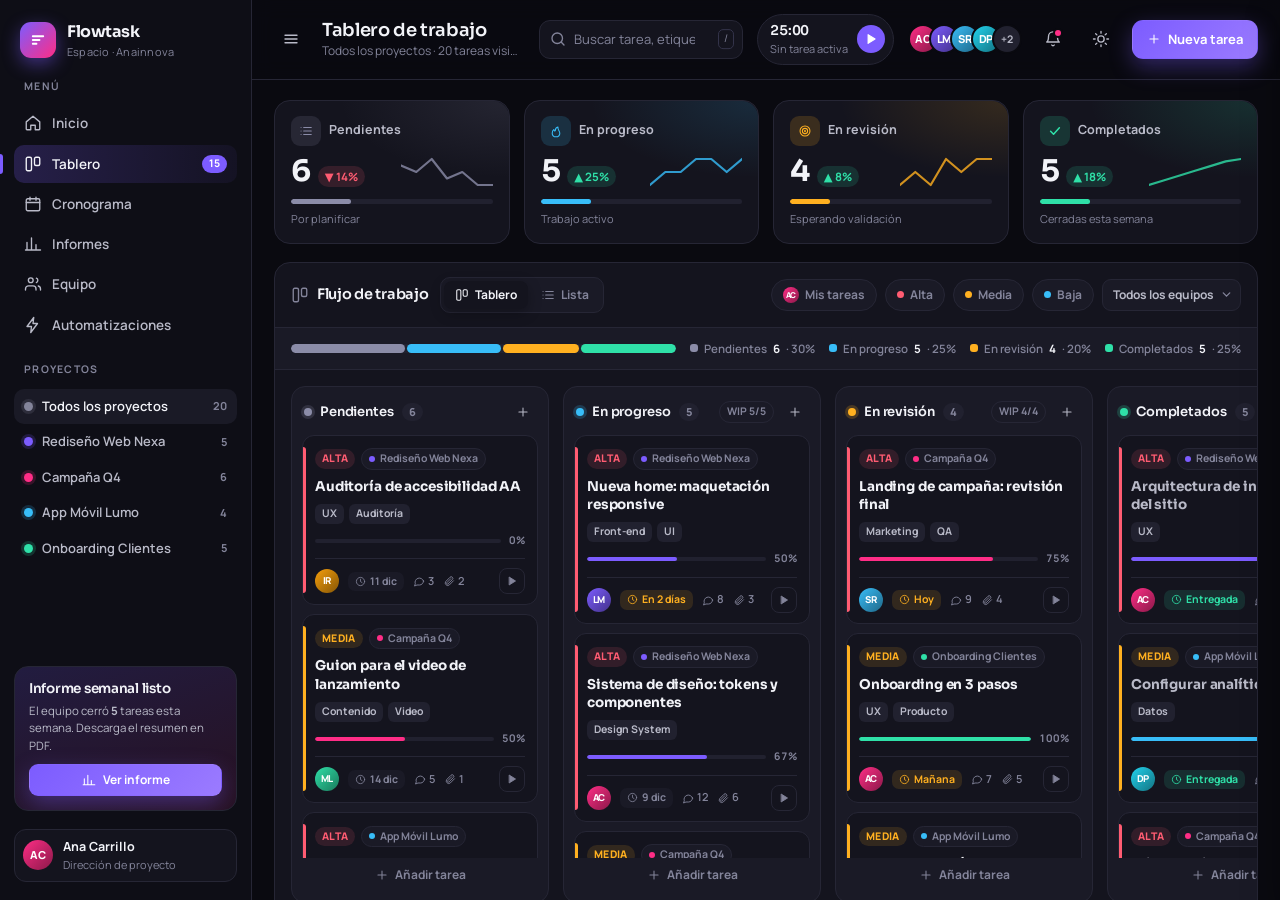
<file: proyectos/flowtask-dashboard.html>
<!DOCTYPE html>
<html lang="es" data-theme="dark">
<head>
<meta charset="UTF-8" />
<meta name="viewport" content="width=device-width, initial-scale=1" />
<title>Flowtask — Dashboard de Proyectos y Tiempos</title>
<meta name="description" content="Dashboard interactivo de gestión de proyectos: tablero Kanban con arrastrar y soltar, gráficos de progreso por equipo, temporizador de productividad y panel de control de estados." />
<link rel="preconnect" href="https://fonts.googleapis.com" />
<link rel="preconnect" href="https://fonts.gstatic.com" crossorigin />
<link href="https://fonts.googleapis.com/css2?family=Manrope:wght@400;500;600;700;800&family=Sora:wght@500;600;700&display=swap" rel="stylesheet" />
<link rel="icon" href="data:image/svg+xml,%3Csvg xmlns='http://www.w3.org/2000/svg' viewBox='0 0 32 32'%3E%3Crect width='32' height='32' rx='8' fill='%237c5cff'/%3E%3Cpath d='M9 10h14M9 16h9M9 22h5' stroke='%23fff' stroke-width='2.6' stroke-linecap='round'/%3E%3C/svg%3E" />

<style>
/* ════════════════════════════════════════════════════════
   TOKENS
   ════════════════════════════════════════════════════════ */
:root{
  color-scheme: dark;
  --bg:#0a0a10;
  --bg-2:#0e0e16;
  --surface:#14141e;
  --surface-2:#1a1a26;
  --surface-3:#21212f;
  --border:#262635;
  --border-2:#33334a;
  --text:#f2f3f8;
  --text-2:#b9bac8;
  --dim:#83849a;
  --brand:#7c5cff;
  --brand-2:#ff2d86;
  --mint:#2fe0a8;
  --blue:#38bdf8;
  --amber:#ffb020;
  --red:#ff5c72;
  --slate:#8b8ca8;
  --shadow: 0 18px 40px rgba(0,0,0,.45);
  --shadow-sm: 0 4px 14px rgba(0,0,0,.28);
  --r: 16px;
  --r-sm: 10px;
  --ff: 'Manrope', system-ui, sans-serif;
  --ff-h: 'Sora', 'Manrope', sans-serif;
  --sidebar: 252px;
}
[data-theme="light"]{
  color-scheme: light;
  --bg:#f4f5fa;
  --bg-2:#eceef6;
  --surface:#ffffff;
  --surface-2:#f6f7fb;
  --surface-3:#eef0f7;
  --border:#e2e5f0;
  --border-2:#d3d7e6;
  --text:#14141f;
  --text-2:#4a4d60;
  --dim:#7a7e93;
  --slate:#7c8099;
  --shadow: 0 18px 40px rgba(26,28,60,.12);
  --shadow-sm: 0 3px 12px rgba(26,28,60,.08);
}

*,*::before,*::after{box-sizing:border-box;margin:0;padding:0}
html,body{height:100%}
body{
  font-family:var(--ff);
  background:var(--bg);
  color:var(--text);
  font-size:14px;
  line-height:1.5;
  -webkit-font-smoothing:antialiased;
  overflow:hidden;
}
h1,h2,h3,h4{font-family:var(--ff-h);font-weight:600;letter-spacing:-.02em;line-height:1.25}
button,input,select,textarea{font:inherit;color:inherit}
button{background:none;border:0;cursor:pointer}
svg{display:block}
.icon{width:18px;height:18px;stroke:currentColor;fill:none;stroke-width:1.8;stroke-linecap:round;stroke-linejoin:round}
.icon--sm{width:14px;height:14px}
.sr{position:absolute;width:1px;height:1px;overflow:hidden;clip:rect(0 0 0 0);white-space:nowrap}
[hidden]{display:none!important}
::selection{background:rgba(124,92,255,.35)}

/* scrollbars */
*::-webkit-scrollbar{width:9px;height:9px}
*::-webkit-scrollbar-track{background:transparent}
*::-webkit-scrollbar-thumb{background:var(--border-2);border-radius:99px;border:2px solid transparent;background-clip:padding-box}
*::-webkit-scrollbar-thumb:hover{background:var(--dim);background-clip:padding-box}

:focus-visible{outline:2px solid var(--brand);outline-offset:2px;border-radius:6px}

/* ════════════════════════════════════════════════════════
   SHELL
   ════════════════════════════════════════════════════════ */
.app{display:grid;grid-template-columns:var(--sidebar) 1fr;grid-template-rows:minmax(0,1fr);height:100vh;height:100dvh;overflow:hidden}

/* ── Sidebar ── */
.sidebar{
  background:var(--bg-2);
  border-right:1px solid var(--border);
  display:flex;flex-direction:column;
  padding:18px 14px;gap:18px;overflow-y:auto;
}
.brand{display:flex;align-items:center;gap:11px;padding:2px 6px 0}
.brand__mark{
  width:36px;height:36px;border-radius:11px;flex:none;
  background:linear-gradient(135deg,var(--brand),var(--brand-2));
  display:grid;place-items:center;color:#fff;
  box-shadow:0 6px 18px rgba(124,92,255,.45);
}
.brand__name{font-family:var(--ff-h);font-weight:700;font-size:16px;letter-spacing:-.03em}
.brand__sub{font-size:11px;color:var(--dim);letter-spacing:.02em}

.nav{display:flex;flex-direction:column;gap:2px}
.nav__label{font-size:10.5px;text-transform:uppercase;letter-spacing:.12em;color:var(--dim);font-weight:700;padding:0 10px;margin-bottom:8px}
.nav__item{
  display:flex;align-items:center;gap:10px;padding:9px 10px;border-radius:10px;
  color:var(--text-2);font-weight:600;font-size:13.5px;width:100%;text-align:left;
  transition:background .16s,color .16s;position:relative;
}
.nav__item:hover{background:var(--surface-2);color:var(--text)}
.nav__item.is-active{background:linear-gradient(90deg,rgba(124,92,255,.22),rgba(124,92,255,.06));color:var(--text)}
.nav__item.is-active::before{content:"";position:absolute;left:-14px;top:9px;bottom:9px;width:3px;border-radius:0 3px 3px 0;background:var(--brand)}
.nav__badge{margin-left:auto;background:var(--brand);color:#fff;font-size:10.5px;font-weight:700;padding:1px 7px;border-radius:99px}

.projects{display:flex;flex-direction:column;gap:3px}
.proj{
  display:flex;align-items:center;gap:9px;padding:8px 10px;border-radius:10px;width:100%;
  color:var(--text-2);font-size:13px;font-weight:600;transition:background .16s,color .16s;
}
.proj:hover{background:var(--surface-2);color:var(--text)}
.proj.is-active{background:var(--surface-2);color:var(--text)}
.proj__dot{width:9px;height:9px;border-radius:50%;flex:none;background:var(--c,var(--brand));box-shadow:0 0 0 3px color-mix(in srgb,var(--c,var(--brand)) 18%,transparent)}
.proj__n{margin-left:auto;font-size:11px;color:var(--dim);font-weight:700}

.side-card{
  margin-top:auto;border:1px solid var(--border);border-radius:14px;padding:14px;
  background:linear-gradient(160deg,rgba(124,92,255,.18),rgba(255,45,134,.10));
  position:relative;overflow:hidden;
}
.side-card h4{font-size:13.5px;margin-bottom:4px}
.side-card p{font-size:11.5px;color:var(--text-2);margin-bottom:10px}
.side-card .btn{width:100%;justify-content:center}

.me{display:flex;align-items:center;gap:10px;padding:8px;border-radius:12px;border:1px solid var(--border);background:var(--surface)}
.me__meta{min-width:0}
.me__name{font-size:12.5px;font-weight:700;white-space:nowrap;overflow:hidden;text-overflow:ellipsis}
.me__role{font-size:11px;color:var(--dim)}

/* ── Main ── */
.main{display:flex;flex-direction:column;min-width:0;min-height:0;background:var(--bg)}
.topbar{
  display:flex;align-items:center;gap:14px;padding:14px 22px;
  border-bottom:1px solid var(--border);background:color-mix(in srgb,var(--bg) 88%,transparent);
  backdrop-filter:blur(10px);position:sticky;top:0;z-index:20;flex:none;
}
.topbar__title{min-width:0}
.topbar__title h1{font-size:18px;white-space:nowrap;overflow:hidden;text-overflow:ellipsis}
.topbar__title p{font-size:12px;color:var(--dim);margin-top:1px;white-space:nowrap;overflow:hidden;text-overflow:ellipsis}
.burger{display:none}

.search{position:relative;margin-left:auto;width:min(280px,30vw)}
.search input{
  width:100%;background:var(--surface);border:1px solid var(--border);border-radius:11px;
  padding:9px 34px 9px 34px;font-size:13px;transition:border-color .16s,box-shadow .16s;
}
.search input::placeholder{color:var(--dim)}
.search input:focus{outline:0;border-color:var(--brand);box-shadow:0 0 0 3px rgba(124,92,255,.18)}
.search .icon{position:absolute;left:10px;top:50%;transform:translateY(-50%);color:var(--dim)}
.search kbd{
  position:absolute;right:9px;top:50%;transform:translateY(-50%);font-family:var(--ff);
  font-size:10.5px;color:var(--dim);border:1px solid var(--border-2);border-radius:5px;padding:1px 5px;
}
.search input:focus + .icon + kbd{opacity:0}

/* mini timer del topbar */
.timerpill{
  display:flex;align-items:center;gap:9px;padding:6px 8px 6px 12px;border-radius:99px;
  border:1px solid var(--border);background:var(--surface);flex:none;
}
.timerpill.is-running{border-color:color-mix(in srgb,var(--mint) 55%,transparent);background:color-mix(in srgb,var(--mint) 10%,var(--surface))}
.timerpill__t{font-family:var(--ff-h);font-weight:600;font-size:13.5px;font-variant-numeric:tabular-nums;letter-spacing:-.01em}
.timerpill__task{font-size:11px;color:var(--dim);max-width:110px;white-space:nowrap;overflow:hidden;text-overflow:ellipsis}
.timerpill__btn{
  width:28px;height:28px;border-radius:50%;display:grid;place-items:center;flex:none;
  background:var(--brand);color:#fff;transition:transform .16s,background .16s;
}
.timerpill.is-running .timerpill__btn{background:var(--mint);color:#062c20}
.timerpill__btn:hover{transform:scale(1.08)}

.avatars{display:flex;flex:none}
.avatars .avatar{margin-left:-9px;border:2px solid var(--bg)}
.avatars .avatar:first-child{margin-left:0}
.avatars .more{
  margin-left:-9px;width:30px;height:30px;border-radius:50%;background:var(--surface-3);
  border:2px solid var(--bg);display:grid;place-items:center;font-size:10.5px;font-weight:700;color:var(--text-2);
}

.icon-btn{
  width:34px;height:34px;border-radius:10px;display:grid;place-items:center;flex:none;
  color:var(--text-2);border:1px solid transparent;transition:background .16s,color .16s,border-color .16s;
}
.icon-btn:hover{background:var(--surface-2);color:var(--text);border-color:var(--border)}
.icon-btn--bell{position:relative}
.icon-btn--bell::after{content:"";position:absolute;top:7px;right:8px;width:6px;height:6px;border-radius:50%;background:var(--brand-2);box-shadow:0 0 0 2px var(--bg)}

.btn{
  display:inline-flex;align-items:center;gap:7px;padding:9px 14px;border-radius:11px;
  font-weight:700;font-size:13px;transition:transform .14s,box-shadow .16s,background .16s,border-color .16s;
  border:1px solid transparent;white-space:nowrap;
}
.btn:active{transform:translateY(1px)}
.btn--primary{background:linear-gradient(135deg,var(--brand),#9b7bff);color:#fff;box-shadow:0 8px 22px rgba(124,92,255,.35)}
.btn--primary:hover{box-shadow:0 10px 28px rgba(124,92,255,.5)}
.btn--ghost{background:var(--surface);border-color:var(--border);color:var(--text-2)}
.btn--ghost:hover{color:var(--text);border-color:var(--border-2)}
.btn--danger{background:color-mix(in srgb,var(--red) 14%,transparent);color:var(--red);border-color:color-mix(in srgb,var(--red) 30%,transparent)}
.btn--danger:hover{background:color-mix(in srgb,var(--red) 22%,transparent)}
.btn--sm{padding:6px 11px;font-size:12px;border-radius:9px}

.content{flex:1 1 auto;min-height:0;overflow-y:auto;padding:20px 22px 34px;display:flex;flex-direction:column;gap:18px}
.content > *{flex:0 0 auto} /* evita que los bloques se compriman al scrollear */

/* ════════════════════════════════════════════════════════
   KPI
   ════════════════════════════════════════════════════════ */
.stats{display:grid;grid-template-columns:repeat(4,1fr);gap:14px}
.stat{
  position:relative;overflow:hidden;background:var(--surface);border:1px solid var(--border);
  border-radius:var(--r);padding:15px 16px;transition:transform .2s,border-color .2s,box-shadow .2s;cursor:pointer;
  text-align:left;width:100%;
}
.stat::after{content:"";position:absolute;inset:0;border-radius:inherit;pointer-events:none;
  background:radial-gradient(120% 90% at 100% 0%,color-mix(in srgb,var(--c) 14%,transparent),transparent 60%)}
.stat:hover{transform:translateY(-3px);border-color:color-mix(in srgb,var(--c) 45%,var(--border));box-shadow:var(--shadow-sm)}
.stat.is-on{border-color:var(--c);box-shadow:0 0 0 1px var(--c) inset}
.stat__top{display:flex;align-items:center;gap:8px;position:relative;z-index:1}
.stat__ico{width:30px;height:30px;border-radius:9px;display:grid;place-items:center;flex:none;
  background:color-mix(in srgb,var(--c) 16%,transparent);color:var(--c)}
.stat__label{font-size:12.5px;font-weight:700;color:var(--text-2)}
.stat__body{display:flex;align-items:flex-end;justify-content:space-between;gap:10px;margin-top:10px;position:relative;z-index:1}
.stat__num{font-family:var(--ff-h);font-size:30px;font-weight:700;line-height:1;letter-spacing:-.04em;font-variant-numeric:tabular-nums}
.stat__delta{display:inline-flex;align-items:center;gap:3px;font-size:11.5px;font-weight:700;padding:2px 7px;border-radius:99px;margin-left:8px}
.stat__delta.up{color:var(--mint);background:color-mix(in srgb,var(--mint) 14%,transparent)}
.stat__delta.down{color:var(--red);background:color-mix(in srgb,var(--red) 14%,transparent)}
.stat__spark{opacity:.95}
.stat__bar{margin-top:12px;height:5px;border-radius:99px;background:var(--surface-3);overflow:hidden;position:relative;z-index:1}
.stat__bar i{display:block;height:100%;border-radius:99px;background:var(--c);width:0;transition:width .9s cubic-bezier(.22,1,.36,1)}
.stat__foot{font-size:11px;color:var(--dim);margin-top:7px;position:relative;z-index:1}
@keyframes pop{0%{transform:scale(1)}40%{transform:scale(1.14)}100%{transform:scale(1)}}
.pop{animation:pop .42s cubic-bezier(.22,1,.36,1)}

/* ════════════════════════════════════════════════════════
   TABLERO
   ════════════════════════════════════════════════════════ */
.panel{background:var(--surface);border:1px solid var(--border);border-radius:var(--r);overflow:hidden}
.panel__head{display:flex;align-items:center;gap:12px;padding:14px 16px;border-bottom:1px solid var(--border);flex-wrap:wrap}
.panel__title{font-size:14.5px;display:flex;align-items:center;gap:8px}
.panel__title .icon{color:var(--dim)}
.panel__sub{font-size:11.5px;color:var(--dim);font-weight:500}

.seg{display:flex;gap:2px;padding:3px;background:var(--surface-2);border-radius:10px;border:1px solid var(--border)}
.seg button{padding:5px 11px;border-radius:8px;font-size:12px;font-weight:700;color:var(--dim);display:flex;align-items:center;gap:6px;transition:background .16s,color .16s}
.seg button.is-on{background:var(--surface);color:var(--text);box-shadow:var(--shadow-sm)}

.filters{display:flex;align-items:center;gap:8px;margin-left:auto;flex-wrap:wrap}
.chip{
  padding:6px 11px;border-radius:99px;border:1px solid var(--border);background:var(--surface-2);
  font-size:12px;font-weight:700;color:var(--dim);display:inline-flex;align-items:center;gap:6px;
  transition:background .16s,color .16s,border-color .16s;
}
.chip:hover{color:var(--text)}
.chip.is-on{background:color-mix(in srgb,var(--brand) 16%,transparent);border-color:color-mix(in srgb,var(--brand) 45%,transparent);color:var(--text)}
.chip__dot{width:7px;height:7px;border-radius:50%;background:var(--c,var(--dim))}
.select{
  background:var(--surface-2);border:1px solid var(--border);border-radius:9px;padding:6px 26px 6px 10px;
  font-size:12px;font-weight:700;color:var(--text-2);appearance:none;cursor:pointer;
  background-image:url("data:image/svg+xml;utf8,<svg xmlns='http://www.w3.org/2000/svg' viewBox='0 0 24 24' fill='none' stroke='%2383849a' stroke-width='2.4' stroke-linecap='round'><path d='M6 9l6 6 6-6'/></svg>");
  background-repeat:no-repeat;background-position:right 7px center;background-size:13px;
}

/* barra de distribución de estados */
.distro{display:flex;align-items:center;gap:14px;padding:12px 16px;border-bottom:1px solid var(--border);background:var(--surface-2)}
.distro__bar{flex:1;height:9px;border-radius:99px;overflow:hidden;display:flex;gap:2px;background:var(--surface-3);min-width:120px}
.distro__bar i{height:100%;background:var(--c);transition:width .7s cubic-bezier(.22,1,.36,1);border-radius:99px}
.distro__legend{display:flex;gap:14px;flex-wrap:wrap}
.distro__item{display:flex;align-items:center;gap:6px;font-size:11.5px;color:var(--dim);font-weight:600}
.distro__item b{color:var(--text);font-weight:700}
.distro__k{width:8px;height:8px;border-radius:3px;background:var(--c)}

.board{display:grid;grid-auto-flow:column;grid-auto-columns:minmax(258px,1fr);gap:14px;padding:16px;overflow-x:auto;align-items:start}
.col{background:var(--surface-2);border:1px solid var(--border);border-radius:14px;display:flex;flex-direction:column;min-width:0;transition:background .2s,border-color .2s}
.col.is-target{border-color:var(--accent);background:color-mix(in srgb,var(--accent) 7%,var(--surface-2))}
.col__head{display:flex;align-items:center;gap:8px;padding:12px 12px 10px}
.col__dot{width:8px;height:8px;border-radius:50%;background:var(--accent);box-shadow:0 0 0 3px color-mix(in srgb,var(--accent) 20%,transparent)}
.col__head h3{font-size:13px;letter-spacing:-.01em}
.col__count{font-size:11px;font-weight:800;color:var(--dim);background:var(--surface-3);padding:1px 7px;border-radius:99px}
.col__wip{margin-left:auto;font-size:10.5px;font-weight:700;color:var(--dim);padding:2px 7px;border-radius:99px;border:1px solid var(--border)}
.col__wip.over{color:var(--amber);border-color:color-mix(in srgb,var(--amber) 45%,transparent);background:color-mix(in srgb,var(--amber) 12%,transparent)}
.col__add{margin-left:auto;width:26px;height:26px;border-radius:8px}
.col__wip + .col__add{margin-left:0}
.col__list{display:flex;flex-direction:column;gap:9px;padding:0 10px 10px;overflow-y:auto;max-height:min(47vh,470px);min-height:64px}
.col__empty{border:1.5px dashed var(--border-2);border-radius:12px;padding:18px 10px;text-align:center;font-size:12px;color:var(--dim)}
.col__foot{padding:0 10px 10px}
.col__foot button{width:100%;padding:8px;border-radius:10px;font-size:12px;font-weight:700;color:var(--dim);
  display:flex;align-items:center;justify-content:center;gap:6px;transition:background .16s,color .16s}
.col__foot button:hover{background:var(--surface-3);color:var(--text)}

/* ── Tarjeta ── */
.card{
  position:relative;background:var(--surface);border:1px solid var(--border);border-radius:12px;
  padding:11px 12px 10px;cursor:grab;touch-action:pan-y;
  transition:border-color .16s,box-shadow .16s,transform .16s;
  animation:cardIn .35s cubic-bezier(.22,1,.36,1) both;
}
@keyframes cardIn{from{opacity:0;transform:translateY(8px) scale(.98)}to{opacity:1;transform:none}}
.card:hover{border-color:var(--border-2);box-shadow:var(--shadow-sm)}
.card::before{content:"";position:absolute;left:0;top:11px;bottom:11px;width:3px;border-radius:0 3px 3px 0;background:var(--prio)}
.card__top{display:flex;align-items:center;gap:6px;margin-bottom:7px}
.card__proj{display:inline-flex;align-items:center;gap:5px;font-size:10.5px;font-weight:700;color:var(--dim);
  background:var(--surface-2);border:1px solid var(--border);padding:2px 7px;border-radius:99px;max-width:150px}
.card__proj span{white-space:nowrap;overflow:hidden;text-overflow:ellipsis}
.card__prio{display:inline-flex;align-items:center;gap:4px;font-size:10.5px;font-weight:800;color:var(--prio);
  background:color-mix(in srgb,var(--prio) 13%,transparent);padding:2px 7px;border-radius:99px;text-transform:uppercase;letter-spacing:.03em}
.card__menu{margin-left:auto;width:24px;height:24px;border-radius:7px;color:var(--dim);display:grid;place-items:center;opacity:0;transition:opacity .16s,background .16s}
.card:hover .card__menu,.card__menu:focus-visible{opacity:1}
.card__menu:hover{background:var(--surface-3);color:var(--text)}
.card__title{font-size:13.5px;font-weight:700;line-height:1.35;letter-spacing:-.01em}
.card__tags{display:flex;gap:5px;flex-wrap:wrap;margin-top:8px}
.tag{font-size:10.5px;font-weight:700;padding:2px 7px;border-radius:6px;background:var(--surface-3);color:var(--text-2)}
.card__prog{margin-top:9px;display:flex;align-items:center;gap:8px}
.card__prog .track{flex:1;height:4px;border-radius:99px;background:var(--surface-3);overflow:hidden}
.card__prog .track i{display:block;height:100%;border-radius:99px;background:var(--accent, var(--brand));transition:width .5s cubic-bezier(.22,1,.36,1)}
.card__prog span{font-size:10.5px;font-weight:700;color:var(--dim);font-variant-numeric:tabular-nums}
.card__foot{display:flex;align-items:center;gap:9px;margin-top:10px;padding-top:9px;border-top:1px solid var(--border)}
.card__meta{display:flex;align-items:center;gap:3px;font-size:11px;color:var(--dim);font-weight:600}
.card__due{display:inline-flex;align-items:center;gap:4px;font-size:10.5px;font-weight:700;padding:2px 7px;border-radius:7px;background:var(--surface-2);color:var(--dim)}
.card__due.soon{color:var(--amber);background:color-mix(in srgb,var(--amber) 13%,transparent)}
.card__due.late{color:var(--red);background:color-mix(in srgb,var(--red) 13%,transparent)}
.card__due.done{color:var(--mint);background:color-mix(in srgb,var(--mint) 13%,transparent)}
.card__play{margin-left:auto;width:26px;height:26px;border-radius:8px;display:grid;place-items:center;color:var(--dim);
  border:1px solid var(--border);transition:color .16s,border-color .16s,background .16s}
.card__play:hover{color:var(--mint);border-color:color-mix(in srgb,var(--mint) 50%,transparent);background:color-mix(in srgb,var(--mint) 10%,transparent)}
.card.is-timing{border-color:color-mix(in srgb,var(--mint) 55%,transparent);box-shadow:0 0 0 1px color-mix(in srgb,var(--mint) 35%,transparent)}
.card.is-timing .card__play{color:var(--mint);border-color:color-mix(in srgb,var(--mint) 50%,transparent)}
.card__live{position:absolute;top:10px;right:36px;font-size:10px;font-weight:800;color:var(--mint);font-variant-numeric:tabular-nums;display:none}
.card.is-timing .card__live{display:block}
.card.is-timing .card__menu{opacity:1}

.card--ph{background:transparent!important;border:1.6px dashed var(--border-2)!important;box-shadow:none!important;animation:none}
.card--ph>*{visibility:hidden}
.card--ph::before{display:none}
.card--ghost{
  position:fixed;z-index:200;pointer-events:none;margin:0;
  box-shadow:0 22px 50px rgba(0,0,0,.5);opacity:.98;cursor:grabbing;animation:none;
  transform-origin:center;
}
body.dragging{cursor:grabbing;user-select:none}
.card.done .card__title{color:var(--text-2)}

/* ── Vista lista ── */
.listview{padding:6px 16px 16px;overflow-x:auto}
.tbl{width:100%;border-collapse:collapse;min-width:680px}
.tbl th{text-align:left;font-size:10.5px;text-transform:uppercase;letter-spacing:.09em;color:var(--dim);font-weight:800;padding:10px 10px;border-bottom:1px solid var(--border)}
.tbl td{padding:11px 10px;border-bottom:1px solid var(--border);font-size:13px;vertical-align:middle}
.tbl tr{cursor:pointer;transition:background .14s}
.tbl tbody tr:hover{background:var(--surface-2)}
.state-chip{display:inline-flex;align-items:center;gap:6px;font-size:11px;font-weight:700;padding:3px 9px;border-radius:99px;
  background:color-mix(in srgb,var(--c) 13%,transparent);color:var(--c)}
.tbl .mini{display:flex;align-items:center;gap:8px}
.tbl .track{width:70px;height:5px;border-radius:99px;background:var(--surface-3);overflow:hidden}
.tbl .track i{display:block;height:100%;background:var(--brand)}

/* ════════════════════════════════════════════════════════
   PANELES / GRÁFICOS
   ════════════════════════════════════════════════════════ */
.grid2{display:grid;grid-template-columns:1fr 1fr;gap:16px}
.panel__body{padding:16px}

/* barras por equipo */
.team{display:flex;flex-direction:column;gap:15px}
.team__row{display:grid;grid-template-columns:1fr auto;gap:5px 10px}
.team__top{display:flex;align-items:center;gap:8px;grid-column:1/-1}
.team__name{font-size:12.5px;font-weight:700}
.team__meta{margin-left:auto;font-size:11px;color:var(--dim);font-weight:600}
.team__meta b{color:var(--text-2)}
.team__track{grid-column:1/-1;height:9px;border-radius:99px;background:var(--surface-3);overflow:hidden;position:relative}
.team__track i{position:absolute;inset:0 auto 0 0;border-radius:99px;width:0;
  background:linear-gradient(90deg,color-mix(in srgb,var(--c) 70%,#000 0%),var(--c));
  transition:width 1s cubic-bezier(.22,1,.36,1)}
.team__pct{font-size:11px;font-weight:800;color:var(--c);background:color-mix(in srgb,var(--c) 14%,transparent);padding:1px 7px;border-radius:99px}
.team__ava{display:flex}
.team__ava .avatar{margin-left:-7px;border:2px solid var(--surface)}
.team__ava .avatar:first-child{margin-left:0}

/* gráfico semanal */
.chartwrap{position:relative}
.chart{width:100%;height:auto;display:block;overflow:visible}
.chart .grid line{stroke:var(--border);stroke-dasharray:3 5}
.chart .axis text{fill:var(--dim);font-size:11px;font-family:var(--ff);font-weight:600}
.chart .area{transition:d .5s}
.chart .dot{fill:var(--surface);stroke:var(--brand);stroke-width:2.5}
.chart .dot.on{fill:var(--brand);r:5.5}
.chart .hover-line{stroke:var(--border-2);stroke-width:1.5;stroke-dasharray:4 4}
.tip{
  position:absolute;transform:translate(-50%,-120%);background:var(--surface-3);border:1px solid var(--border-2);
  border-radius:10px;padding:7px 10px;font-size:11.5px;font-weight:700;pointer-events:none;white-space:nowrap;
  box-shadow:var(--shadow);opacity:0;transition:opacity .14s;z-index:5;
}
.tip.on{opacity:1}
.tip b{font-family:var(--ff-h);font-size:13px;display:block}
.tip span{color:var(--dim);font-weight:600;font-size:10.5px}
.legend{display:flex;gap:16px;margin-top:12px;flex-wrap:wrap}
.legend__i{display:flex;align-items:center;gap:7px;font-size:11.5px;color:var(--dim);font-weight:600}
.legend__k{width:14px;height:4px;border-radius:99px;background:var(--c)}

/* donut */
.donut{display:flex;align-items:center;gap:22px;flex-wrap:wrap}
.donut__svg{position:relative;flex:none}
.donut__svg svg{transform:rotate(-90deg)}
.donut__c{position:absolute;inset:0;display:grid;place-content:center;text-align:center}
.donut__c b{font-family:var(--ff-h);font-size:26px;letter-spacing:-.04em;display:block;line-height:1}
.donut__c span{font-size:10.5px;color:var(--dim);font-weight:700}
.donut__seg{transition:stroke-dasharray .8s cubic-bezier(.22,1,.36,1),opacity .2s,stroke-width .2s;cursor:pointer}
.donut__seg:hover{opacity:.82;stroke-width:17}
.donut__list{flex:1;min-width:170px;display:flex;flex-direction:column;gap:8px}
.donut__row{display:flex;align-items:center;gap:9px;padding:6px 8px;border-radius:9px;width:100%;transition:background .16s;text-align:left}
.donut__row:hover{background:var(--surface-2)}
.donut__row.is-on{background:var(--surface-2);box-shadow:inset 0 0 0 1px var(--border)}
.donut__name{font-size:12.5px;font-weight:600;color:var(--text-2)}
.donut__v{margin-left:auto;font-size:12.5px;font-weight:800;font-variant-numeric:tabular-nums}
.donut__p{font-size:11px;color:var(--dim);font-weight:700;width:38px;text-align:right}

/* temporizador */
.timer{display:flex;gap:22px;align-items:center;flex-wrap:wrap}
.timer__ring{position:relative;flex:none;width:170px;height:170px}
.timer__ring svg{transform:rotate(-90deg)}
.timer__ring .prog{transition:stroke-dashoffset .35s linear,stroke .3s}
.timer__c{position:absolute;inset:0;display:grid;place-content:center;text-align:center}
.timer__time{font-family:var(--ff-h);font-size:34px;font-weight:600;letter-spacing:-.04em;font-variant-numeric:tabular-nums;line-height:1}
.timer__mode{font-size:10.5px;font-weight:800;text-transform:uppercase;letter-spacing:.1em;color:var(--dim);margin-top:5px}
.timer__side{flex:1;min-width:210px;display:flex;flex-direction:column;gap:12px}
.timer__task{border:1px solid var(--border);border-radius:12px;padding:10px 12px;background:var(--surface-2)}
.timer__task small{font-size:10.5px;color:var(--dim);font-weight:700;text-transform:uppercase;letter-spacing:.08em}
.timer__task p{font-size:13px;font-weight:700;margin-top:3px;line-height:1.35}
.timer__ctrls{display:flex;gap:8px;flex-wrap:wrap}
.timer__modes{display:flex;gap:6px}
.timer__modes button{flex:1;padding:7px;border-radius:9px;font-size:11.5px;font-weight:700;color:var(--dim);border:1px solid var(--border);background:var(--surface-2);transition:.16s}
.timer__modes button.is-on{color:var(--text);border-color:var(--brand);background:color-mix(in srgb,var(--brand) 14%,transparent)}
.sessions{display:flex;flex-direction:column;gap:7px;max-height:118px;overflow-y:auto;padding-right:4px}
.session{display:flex;align-items:center;gap:9px;font-size:11.5px;color:var(--text-2)}
.session__k{width:6px;height:6px;border-radius:50%;background:var(--mint);flex:none}
.session__t{margin-left:auto;font-weight:800;color:var(--text);font-variant-numeric:tabular-nums}
.session span{white-space:nowrap;overflow:hidden;text-overflow:ellipsis}
.timer__stats{display:grid;grid-template-columns:repeat(3,1fr);gap:8px;margin-top:2px}
.timer__stat{background:var(--surface-2);border:1px solid var(--border);border-radius:11px;padding:9px 10px}
.timer__stat b{font-family:var(--ff-h);font-size:17px;display:block;letter-spacing:-.03em}
.timer__stat span{font-size:10.5px;color:var(--dim);font-weight:700}

/* ════════════════════════════════════════════════════════
   AVATAR
   ════════════════════════════════════════════════════════ */
.avatar{
  width:30px;height:30px;border-radius:50%;display:grid;place-items:center;flex:none;
  font-size:11px;font-weight:800;color:#fff;letter-spacing:-.02em;
  background:linear-gradient(135deg,var(--c),color-mix(in srgb,var(--c) 55%,#000));
}
.avatar--sm{width:24px;height:24px;font-size:9.5px}
.avatar--lg{width:40px;height:40px;font-size:14px}

/* ════════════════════════════════════════════════════════
   DRAWER / MODAL / MENÚ / TOASTS
   ════════════════════════════════════════════════════════ */
.scrim{position:fixed;inset:0;background:rgba(5,5,10,.6);backdrop-filter:blur(3px);opacity:0;pointer-events:none;transition:opacity .25s;z-index:60}
.scrim.on{opacity:1;pointer-events:auto}

.drawer{
  position:fixed;top:0;right:0;bottom:0;width:min(420px,94vw);background:var(--surface);
  border-left:1px solid var(--border);z-index:70;transform:translateX(102%);transition:transform .34s cubic-bezier(.22,1,.36,1);
  display:flex;flex-direction:column;box-shadow:var(--shadow);
}
.drawer.on{transform:none}
.drawer__head{display:flex;align-items:center;gap:10px;padding:16px 18px;border-bottom:1px solid var(--border)}
.drawer__body{overflow-y:auto;padding:18px;display:flex;flex-direction:column;gap:18px}
.drawer__foot{margin-top:auto;padding:14px 18px;border-top:1px solid var(--border);display:flex;gap:8px;align-items:center}
.d-title{font-family:var(--ff-h);font-size:18px;font-weight:600;line-height:1.3;width:100%;background:none;border:0;letter-spacing:-.02em;border-radius:8px;padding:2px 4px;margin-left:-4px}
.d-title:focus{outline:0;background:var(--surface-2)}
.meta-grid{display:grid;grid-template-columns:96px 1fr;gap:11px 12px;align-items:center}
.meta-grid dt{font-size:11.5px;color:var(--dim);font-weight:700}
.meta-grid dd{display:flex;align-items:center;gap:8px;font-size:12.5px;font-weight:600}
.block__t{font-size:11px;text-transform:uppercase;letter-spacing:.1em;color:var(--dim);font-weight:800;margin-bottom:9px;display:flex;align-items:center;gap:8px}
.block__t span{margin-left:auto;text-transform:none;letter-spacing:0;font-size:11.5px;color:var(--text-2)}
.subs{display:flex;flex-direction:column;gap:2px}
.sub{display:flex;align-items:center;gap:10px;padding:7px 8px;border-radius:9px;width:100%;text-align:left;transition:background .14s}
.sub:hover{background:var(--surface-2)}
.sub__box{width:17px;height:17px;border-radius:5px;border:1.8px solid var(--border-2);display:grid;place-items:center;flex:none;transition:.16s;color:transparent}
.sub.on .sub__box{background:var(--mint);border-color:var(--mint);color:#062c20}
.sub__t{font-size:12.5px;font-weight:600}
.sub.on .sub__t{color:var(--dim);text-decoration:line-through}
.addsub{display:flex;gap:7px;margin-top:8px}
.input{
  width:100%;background-color:var(--surface-2);border:1px solid var(--border);border-radius:9px;padding:8px 11px;font-size:12.5px;
  transition:border-color .16s,box-shadow .16s;
}
.input.select{padding-right:28px}
.input:focus{outline:0;border-color:var(--brand);box-shadow:0 0 0 3px rgba(124,92,255,.16)}
textarea.input{resize:vertical;min-height:74px;line-height:1.55}
.desc{font-size:12.5px;color:var(--text-2);line-height:1.65}
.timebar{height:8px;border-radius:99px;background:var(--surface-3);overflow:hidden;margin:8px 0 6px}
.timebar i{display:block;height:100%;background:linear-gradient(90deg,var(--brand),var(--brand-2));border-radius:99px;transition:width .6s}
.feed{display:flex;flex-direction:column;gap:12px}
.feed__i{display:flex;gap:10px}
.feed__i p{font-size:12px;color:var(--text-2);line-height:1.5}
.feed__i b{color:var(--text);font-weight:700}
.feed__i time{font-size:10.5px;color:var(--dim);font-weight:600}

.modal{
  position:fixed;z-index:80;top:50%;left:50%;width:min(540px,94vw);max-height:90vh;overflow-y:auto;
  transform:translate(-50%,-46%) scale(.97);opacity:0;pointer-events:none;transition:.28s cubic-bezier(.22,1,.36,1);
  background:var(--surface);border:1px solid var(--border);border-radius:18px;box-shadow:var(--shadow);
}
.modal.on{opacity:1;pointer-events:auto;transform:translate(-50%,-50%) scale(1)}
.modal__head{display:flex;align-items:center;gap:10px;padding:16px 18px;border-bottom:1px solid var(--border)}
.modal__body{padding:18px;display:grid;gap:13px}
.modal__foot{padding:14px 18px;border-top:1px solid var(--border);display:flex;gap:8px;justify-content:flex-end}
.field label{display:block;font-size:11.5px;font-weight:700;color:var(--text-2);margin-bottom:6px}
.row2{display:grid;grid-template-columns:1fr 1fr;gap:13px}
.prios{display:flex;gap:7px}
.prios label{flex:1;position:relative;cursor:pointer}
.prios input{position:absolute;opacity:0;pointer-events:none}
.prios span{display:flex;align-items:center;justify-content:center;gap:6px;padding:8px;border-radius:9px;border:1px solid var(--border);
  background:var(--surface-2);font-size:12px;font-weight:700;color:var(--dim);transition:.16s}
.prios input:checked + span{color:var(--c);border-color:var(--c);background:color-mix(in srgb,var(--c) 12%,transparent)}
.prios input:focus-visible + span{outline:2px solid var(--brand);outline-offset:2px}

.menu{
  position:fixed;z-index:90;background:var(--surface);border:1px solid var(--border-2);border-radius:12px;
  box-shadow:var(--shadow);padding:6px;min-width:186px;opacity:0;pointer-events:none;transform:translateY(-6px) scale(.97);
  transition:.16s;
}
.menu.on{opacity:1;pointer-events:auto;transform:none}
.menu__t{font-size:10px;text-transform:uppercase;letter-spacing:.1em;color:var(--dim);font-weight:800;padding:7px 9px 4px}
.menu button{display:flex;align-items:center;gap:9px;width:100%;padding:8px 9px;border-radius:8px;font-size:12.5px;font-weight:600;color:var(--text-2);transition:.14s;text-align:left}
.menu button:hover{background:var(--surface-2);color:var(--text)}
.menu button.danger:hover{background:color-mix(in srgb,var(--red) 14%,transparent);color:var(--red)}
.menu hr{border:0;border-top:1px solid var(--border);margin:5px 0}

.toasts{position:fixed;right:20px;bottom:20px;z-index:110;display:flex;flex-direction:column;gap:9px;align-items:flex-end}
.toast{
  display:flex;align-items:center;gap:10px;background:var(--surface);border:1px solid var(--border-2);
  border-radius:12px;padding:11px 14px;font-size:12.5px;font-weight:600;box-shadow:var(--shadow);
  animation:toastIn .35s cubic-bezier(.22,1,.36,1) both;max-width:330px;
}
.toast.out{animation:toastOut .3s ease forwards}
.toast__k{width:26px;height:26px;border-radius:8px;display:grid;place-items:center;flex:none;background:color-mix(in srgb,var(--c) 16%,transparent);color:var(--c)}
@keyframes toastIn{from{opacity:0;transform:translateX(40px) scale(.96)}to{opacity:1;transform:none}}
@keyframes toastOut{to{opacity:0;transform:translateX(40px) scale(.96)}}

/* ════════════════════════════════════════════════════════
   RESPONSIVE
   ════════════════════════════════════════════════════════ */
@media (max-width:1240px){
  .grid2{grid-template-columns:1fr}
  .stats{grid-template-columns:repeat(2,1fr)}
}
@media (max-width:1180px){
  .topbar__title p{display:none}
  .search{width:min(210px,22vw)}
  .search kbd{display:none}
  .avatars{display:none}
}
@media (max-width:980px){
  .app{grid-template-columns:1fr}
  .sidebar{position:fixed;inset:0 auto 0 0;width:270px;z-index:75;transform:translateX(-102%);transition:transform .3s cubic-bezier(.22,1,.36,1)}
  .sidebar.on{transform:none}
  .burger{display:grid}
  .topbar{padding:12px 14px;flex-wrap:wrap}
  .search{order:5;width:100%;margin-left:0}
  .content{padding:14px 14px 26px}
  .timerpill__task{display:none}
  .board{grid-auto-columns:82vw;scroll-snap-type:x mandatory;padding:12px}
  .col{scroll-snap-align:center}
  .col__list{max-height:none}
}
@media (max-width:620px){
  .stats{gap:10px}
  .distro{flex-direction:column;align-items:stretch;gap:10px}
  .distro__legend{gap:8px 14px}
  .stat{padding:12px}
  .stat__spark{display:none}
  .stat__num{font-size:25px}
  .stat__foot{display:none}
  .topbar__title p{display:none}
  .avatars{display:none}
  .donut{justify-content:center}
  .timer{justify-content:center}
  .toasts{left:14px;right:14px;align-items:stretch}
  .toast{max-width:none}
}
@media (prefers-reduced-motion:reduce){
  *,*::before,*::after{animation-duration:.01ms!important;animation-iteration-count:1!important;transition-duration:.01ms!important}
}
</style>
</head>
<body>

<!-- ═══ ICONOS ═══ -->
<svg width="0" height="0" style="position:absolute" aria-hidden="true">
  <defs>
    <symbol id="i-board" viewBox="0 0 24 24"><rect x="3" y="3" width="7" height="18" rx="2"/><rect x="14" y="3" width="7" height="11" rx="2"/></symbol>
    <symbol id="i-list" viewBox="0 0 24 24"><path d="M8 6h13M8 12h13M8 18h13M3.5 6h.01M3.5 12h.01M3.5 18h.01"/></symbol>
    <symbol id="i-home" viewBox="0 0 24 24"><path d="M3 10.5 12 3l9 7.5V20a1 1 0 0 1-1 1h-5v-6H9v6H4a1 1 0 0 1-1-1z"/></symbol>
    <symbol id="i-cal" viewBox="0 0 24 24"><rect x="3" y="5" width="18" height="16" rx="2"/><path d="M3 10h18M8 3v4M16 3v4"/></symbol>
    <symbol id="i-chart" viewBox="0 0 24 24"><path d="M4 20V10M10 20V4M16 20v-7M22 20H2"/></symbol>
    <symbol id="i-users" viewBox="0 0 24 24"><path d="M16 20v-1.5a4 4 0 0 0-4-4H6a4 4 0 0 0-4 4V20"/><circle cx="9" cy="7" r="3.2"/><path d="M22 20v-1.5a4 4 0 0 0-3-3.87M16.5 4.2a3.2 3.2 0 0 1 0 5.9"/></symbol>
    <symbol id="i-zap" viewBox="0 0 24 24"><path d="M13 2 4 14h6l-1 8 9-12h-6z"/></symbol>
    <symbol id="i-search" viewBox="0 0 24 24"><circle cx="11" cy="11" r="7"/><path d="m20 20-3.2-3.2"/></symbol>
    <symbol id="i-plus" viewBox="0 0 24 24"><path d="M12 5v14M5 12h14"/></symbol>
    <symbol id="i-play" viewBox="0 0 24 24"><path d="M7 4.5 19 12 7 19.5z" fill="currentColor" stroke-linejoin="round"/></symbol>
    <symbol id="i-pause" viewBox="0 0 24 24"><path d="M8 4v16M16 4v16" stroke-width="3.2"/></symbol>
    <symbol id="i-reset" viewBox="0 0 24 24"><path d="M3 12a9 9 0 1 0 2.6-6.4M3 4v5h5"/></symbol>
    <symbol id="i-clock" viewBox="0 0 24 24"><circle cx="12" cy="12" r="9"/><path d="M12 7v5.2l3.2 2"/></symbol>
    <symbol id="i-check" viewBox="0 0 24 24"><path d="m4.5 12.5 5 5 10-11" stroke-width="2.6"/></symbol>
    <symbol id="i-chat" viewBox="0 0 24 24"><path d="M21 12a8 8 0 0 1-8 8H8l-5 2 1.6-4.4A8 8 0 1 1 21 12z"/></symbol>
    <symbol id="i-clip" viewBox="0 0 24 24"><path d="M21 11.5 12.5 20a5 5 0 0 1-7-7l8.5-8.5a3.3 3.3 0 0 1 4.7 4.7L10 17.8a1.7 1.7 0 0 1-2.4-2.4l8-8"/></symbol>
    <symbol id="i-branch" viewBox="0 0 24 24"><path d="M6 4v12M6 20v.01"/><circle cx="6" cy="20" r="0"/><path d="M6 16h6a4 4 0 0 0 4-4V8"/><circle cx="6" cy="4" r="2.2"/><circle cx="16" cy="6" r="2.2"/><circle cx="6" cy="19" r="2.2"/></symbol>
    <symbol id="i-dots" viewBox="0 0 24 24"><circle cx="12" cy="5.5" r="1.6" fill="currentColor" stroke="none"/><circle cx="12" cy="12" r="1.6" fill="currentColor" stroke="none"/><circle cx="12" cy="18.5" r="1.6" fill="currentColor" stroke="none"/></symbol>
    <symbol id="i-x" viewBox="0 0 24 24"><path d="M6 6l12 12M18 6 6 18"/></symbol>
    <symbol id="i-bell" viewBox="0 0 24 24"><path d="M18 8.5a6 6 0 1 0-12 0c0 6-2.5 7.5-2.5 7.5h17S18 14.5 18 8.5M13.7 20a2 2 0 0 1-3.4 0"/></symbol>
    <symbol id="i-sun" viewBox="0 0 24 24"><circle cx="12" cy="12" r="4.2"/><path d="M12 2v2.2M12 19.8V22M2 12h2.2M19.8 12H22M4.9 4.9l1.6 1.6M17.5 17.5l1.6 1.6M19.1 4.9l-1.6 1.6M6.5 17.5l-1.6 1.6"/></symbol>
    <symbol id="i-moon" viewBox="0 0 24 24"><path d="M20 14.5A8.5 8.5 0 0 1 9.5 4 8.5 8.5 0 1 0 20 14.5z"/></symbol>
    <symbol id="i-menu" viewBox="0 0 24 24"><path d="M4 7h16M4 12h16M4 17h16"/></symbol>
    <symbol id="i-flag" viewBox="0 0 24 24"><path d="M5 21V4.5s2-1.2 5.5 0 5.5 0 5.5 0v9s-2 1.2-5.5 0S5 13.5 5 13.5" stroke-width="2"/></symbol>
    <symbol id="i-trash" viewBox="0 0 24 24"><path d="M4 7h16M10 11v6M14 11v6M6 7l1 13h10l1-13M9 7V4h6v3"/></symbol>
    <symbol id="i-arrow" viewBox="0 0 24 24"><path d="M5 12h14M13 6l6 6-6 6"/></symbol>
    <symbol id="i-timer" viewBox="0 0 24 24"><circle cx="12" cy="13.5" r="7.5"/><path d="M12 10v3.8l2.5 1.6M9 2.5h6M18.5 7.5l1.6-1.6"/></symbol>
    <symbol id="i-pie" viewBox="0 0 24 24"><path d="M12 3a9 9 0 1 0 9 9h-9z"/><path d="M15 3.6A9 9 0 0 1 20.4 9H15z"/></symbol>
    <symbol id="i-filter" viewBox="0 0 24 24"><path d="M3 5h18l-7 8v6l-4 2v-8z"/></symbol>
    <symbol id="i-fire" viewBox="0 0 24 24"><path d="M12 22c4 0 6.5-2.6 6.5-6.2 0-4.4-4-5.8-3.2-10.8-2.4.6-4.3 2.8-4.3 5.3 0 1.6-1 2.2-1.7 1.4-.6-.7-.8-1.7-.8-2.4C6.6 10.6 5.5 13 5.5 15.8 5.5 19.4 8 22 12 22z"/></symbol>
    <symbol id="i-target" viewBox="0 0 24 24"><circle cx="12" cy="12" r="8.5"/><circle cx="12" cy="12" r="4.5"/><circle cx="12" cy="12" r=".8" fill="currentColor"/></symbol>
  </defs>
</svg>

<div class="app">

  <!-- ═══ SIDEBAR ═══ -->
  <aside class="sidebar" id="sidebar">
    <div class="brand">
      <div class="brand__mark"><svg class="icon" viewBox="0 0 24 24"><path d="M5 7h14M5 12h9M5 17h5" stroke-width="2.4"/></svg></div>
      <div>
        <div class="brand__name">Flowtask</div>
        <div class="brand__sub">Espacio · Anainnova</div>
      </div>
    </div>

    <nav class="nav" aria-label="Principal">
      <div class="nav__label">Menú</div>
      <button class="nav__item" data-nav><svg class="icon"><use href="#i-home"/></svg>Inicio</button>
      <button class="nav__item is-active" data-nav><svg class="icon"><use href="#i-board"/></svg>Tablero<span class="nav__badge" id="navCount">0</span></button>
      <button class="nav__item" data-nav><svg class="icon"><use href="#i-cal"/></svg>Cronograma</button>
      <button class="nav__item" data-nav><svg class="icon"><use href="#i-chart"/></svg>Informes</button>
      <button class="nav__item" data-nav><svg class="icon"><use href="#i-users"/></svg>Equipo</button>
      <button class="nav__item" data-nav><svg class="icon"><use href="#i-zap"/></svg>Automatizaciones</button>
    </nav>

    <div class="projects">
      <div class="nav__label">Proyectos</div>
      <div id="projList"></div>
    </div>

    <div class="side-card">
      <h4>Informe semanal listo</h4>
      <p>El equipo cerró <b id="weekDone">0</b> tareas esta semana. Descarga el resumen en PDF.</p>
      <button class="btn btn--primary btn--sm" data-toast="Informe generado y enviado al equipo">
        <svg class="icon icon--sm"><use href="#i-chart"/></svg>Ver informe
      </button>
    </div>

    <div class="me">
      <div class="avatar" style="--c:#ff2d86">AC</div>
      <div class="me__meta">
        <div class="me__name">Ana Carrillo</div>
        <div class="me__role">Dirección de proyecto</div>
      </div>
    </div>
  </aside>

  <!-- ═══ MAIN ═══ -->
  <div class="main">
    <header class="topbar">
      <button class="icon-btn burger" id="burger" aria-label="Abrir menú"><svg class="icon"><use href="#i-menu"/></svg></button>
      <div class="topbar__title">
        <h1 id="boardTitle">Tablero de trabajo</h1>
        <p id="boardSub">Todos los proyectos · 6 personas</p>
      </div>

      <div class="search">
        <input type="search" id="search" placeholder="Buscar tarea, etiqueta o persona…" aria-label="Buscar tareas" />
        <svg class="icon"><use href="#i-search"/></svg>
        <kbd>/</kbd>
      </div>

      <div class="timerpill" id="timerPill">
        <div>
          <div class="timerpill__t" id="pillTime">25:00</div>
          <div class="timerpill__task" id="pillTask">Sin tarea activa</div>
        </div>
        <button class="timerpill__btn" id="pillBtn" aria-label="Iniciar o pausar temporizador"><svg class="icon icon--sm"><use href="#i-play"/></svg></button>
      </div>

      <div class="avatars" id="avatars" aria-label="Equipo"></div>
      <button class="icon-btn icon-btn--bell" aria-label="Notificaciones" data-toast="3 notificaciones nuevas del equipo"><svg class="icon"><use href="#i-bell"/></svg></button>
      <button class="icon-btn" id="themeBtn" aria-label="Cambiar tema"><svg class="icon"><use href="#i-sun"/></svg></button>
      <button class="btn btn--primary" id="newBtn"><svg class="icon icon--sm"><use href="#i-plus"/></svg>Nueva tarea</button>
    </header>

    <div class="content">

      <!-- KPI -->
      <section class="stats" id="stats" aria-label="Panel de control de estados"></section>

      <!-- TABLERO -->
      <section class="panel">
        <div class="panel__head">
          <h2 class="panel__title"><svg class="icon"><use href="#i-board"/></svg>Flujo de trabajo</h2>
          <div class="seg" id="viewSeg">
            <button class="is-on" data-view="board"><svg class="icon icon--sm"><use href="#i-board"/></svg>Tablero</button>
            <button data-view="list"><svg class="icon icon--sm"><use href="#i-list"/></svg>Lista</button>
          </div>
          <div class="filters">
            <button class="chip" data-f="mine"><div class="avatar avatar--sm" style="--c:#ff2d86;width:16px;height:16px;font-size:8px">AC</div>Mis tareas</button>
            <button class="chip" data-f="alta"><span class="chip__dot" style="--c:#ff5c72"></span>Alta</button>
            <button class="chip" data-f="media"><span class="chip__dot" style="--c:#ffb020"></span>Media</button>
            <button class="chip" data-f="baja"><span class="chip__dot" style="--c:#38bdf8"></span>Baja</button>
            <select class="select" id="fTeam" aria-label="Filtrar por equipo"><option value="">Todos los equipos</option></select>
            <button class="chip" id="clearF" hidden><svg class="icon icon--sm"><use href="#i-x"/></svg>Limpiar</button>
          </div>
        </div>

        <div class="distro" id="distro"></div>

        <div class="board" id="board"></div>
        <div class="listview" id="listview" hidden></div>
      </section>

      <!-- PANELES -->
      <div class="grid2">

        <section class="panel">
          <div class="panel__head">
            <h2 class="panel__title"><svg class="icon"><use href="#i-users"/></svg>Progreso por equipo</h2>
            <span class="panel__sub" style="margin-left:auto">Tareas completadas / asignadas</span>
          </div>
          <div class="panel__body"><div class="team" id="teamChart"></div></div>
        </section>

        <section class="panel">
          <div class="panel__head">
            <h2 class="panel__title"><svg class="icon"><use href="#i-chart"/></svg>Productividad semanal</h2>
            <div class="seg" id="serieSeg" style="margin-left:auto">
              <button class="is-on" data-serie="tasks">Tareas</button>
              <button data-serie="hours">Horas</button>
            </div>
          </div>
          <div class="panel__body">
            <div class="chartwrap" id="weekWrap">
              <svg class="chart" id="weekChart" viewBox="0 0 620 250" role="img" aria-label="Gráfico de productividad de los últimos 7 días"></svg>
              <div class="tip" id="weekTip"></div>
            </div>
            <div class="legend">
              <div class="legend__i"><span class="legend__k" style="--c:#7c5cff"></span><span id="legA">Tareas completadas</span></div>
              <div class="legend__i"><span class="legend__k" style="--c:#2fe0a8"></span>Meta diaria</div>
              <div class="legend__i" style="margin-left:auto"><b id="weekTotal" style="color:var(--text)"></b></div>
            </div>
          </div>
        </section>

        <section class="panel">
          <div class="panel__head">
            <h2 class="panel__title"><svg class="icon"><use href="#i-pie"/></svg>Distribución de estados</h2>
            <span class="panel__sub" style="margin-left:auto">Clic para filtrar el tablero</span>
          </div>
          <div class="panel__body">
            <div class="donut">
              <div class="donut__svg" style="width:160px;height:160px">
                <svg viewBox="0 0 160 160" width="160" height="160" id="donut"></svg>
                <div class="donut__c"><b id="donutN">0</b><span id="donutL">completado</span></div>
              </div>
              <div class="donut__list" id="donutList"></div>
            </div>
          </div>
        </section>

        <section class="panel">
          <div class="panel__head">
            <h2 class="panel__title"><svg class="icon"><use href="#i-timer"/></svg>Temporizador de productividad</h2>
            <span class="panel__sub" style="margin-left:auto">Técnica Pomodoro</span>
          </div>
          <div class="panel__body">
            <div class="timer">
              <div class="timer__ring">
                <svg viewBox="0 0 170 170" width="170" height="170">
                  <circle cx="85" cy="85" r="72" fill="none" stroke="var(--surface-3)" stroke-width="13"/>
                  <circle id="ring" class="prog" cx="85" cy="85" r="72" fill="none" stroke="var(--brand)" stroke-width="13"
                          stroke-linecap="round" stroke-dasharray="452.4" stroke-dashoffset="0"/>
                </svg>
                <div class="timer__c">
                  <div class="timer__time" id="tTime">25:00</div>
                  <div class="timer__mode" id="tMode">Enfoque</div>
                </div>
              </div>
              <div class="timer__side">
                <div class="timer__task">
                  <small>Tarea activa</small>
                  <p id="tTask">Selecciona una tarea con ▶ en el tablero</p>
                </div>
                <div class="timer__modes" id="tModes">
                  <button class="is-on" data-mode="focus">Enfoque 25′</button>
                  <button data-mode="short">Pausa 5′</button>
                  <button data-mode="long">Pausa 15′</button>
                </div>
                <div class="timer__ctrls">
                  <button class="btn btn--primary" id="tStart"><svg class="icon icon--sm"><use href="#i-play"/></svg><span>Iniciar</span></button>
                  <button class="btn btn--ghost" id="tReset"><svg class="icon icon--sm"><use href="#i-reset"/></svg>Reiniciar</button>
                  <button class="btn btn--ghost" id="tSkip"><svg class="icon icon--sm"><use href="#i-check"/></svg>Completar</button>
                </div>
                <div class="timer__stats">
                  <div class="timer__stat"><b id="sPomos">3</b><span>Pomodoros</span></div>
                  <div class="timer__stat"><b id="sHours">2.4 h</b><span>Registradas hoy</span></div>
                  <div class="timer__stat"><b id="sFocus">78%</b><span>Foco</span></div>
                </div>
                <div>
                  <div class="block__t" style="margin-bottom:7px">Sesiones de hoy</div>
                  <div class="sessions" id="sessions"></div>
                </div>
              </div>
            </div>
          </div>
        </section>

      </div>
    </div>
  </div>
</div>

<!-- ═══ DRAWER DETALLE ═══ -->
<div class="scrim" id="scrim"></div>
<aside class="drawer" id="drawer" role="dialog" aria-modal="true" aria-label="Detalle de la tarea">
  <div class="drawer__head">
    <span class="state-chip" id="dState" style="--c:var(--blue)">Estado</span>
    <button class="icon-btn" id="dTimer" style="margin-left:auto" aria-label="Iniciar temporizador en esta tarea"><svg class="icon"><use href="#i-timer"/></svg></button>
    <button class="icon-btn" id="dClose" aria-label="Cerrar"><svg class="icon"><use href="#i-x"/></svg></button>
  </div>
  <div class="drawer__body" id="drawerBody"></div>
  <div class="drawer__foot">
    <select class="select" id="dMove" aria-label="Mover a estado"></select>
    <button class="btn btn--ghost btn--sm" id="dDup"><svg class="icon icon--sm"><use href="#i-clip"/></svg>Duplicar</button>
    <button class="btn btn--danger btn--sm" id="dDel" style="margin-left:auto"><svg class="icon icon--sm"><use href="#i-trash"/></svg>Eliminar</button>
  </div>
</aside>

<!-- ═══ MODAL NUEVA TAREA ═══ -->
<div class="modal" id="modal" role="dialog" aria-modal="true" aria-label="Nueva tarea">
  <div class="modal__head">
    <h3 style="font-size:16px">Nueva tarea</h3>
    <button class="icon-btn" id="mClose" style="margin-left:auto" aria-label="Cerrar"><svg class="icon"><use href="#i-x"/></svg></button>
  </div>
  <form id="mForm">
    <div class="modal__body">
      <div class="field">
        <label for="mTitle">Título</label>
        <input class="input" id="mTitle" required maxlength="90" placeholder="Ej. Diseñar landing de campaña" />
      </div>
      <div class="field">
        <label for="mDesc">Descripción</label>
        <textarea class="input" id="mDesc" placeholder="Contexto, entregables, criterios de aceptación…"></textarea>
      </div>
      <div class="row2">
        <div class="field"><label for="mProj">Proyecto</label><select class="input select" id="mProj"></select></div>
        <div class="field"><label for="mUser">Responsable</label><select class="input select" id="mUser"></select></div>
      </div>
      <div class="row2">
        <div class="field"><label for="mCol">Estado inicial</label><select class="input select" id="mCol"></select></div>
        <div class="field"><label for="mDue">Fecha límite</label><input class="input" type="date" id="mDue" /></div>
      </div>
      <div class="row2">
        <div class="field"><label for="mTags">Etiquetas <span style="color:var(--dim);font-weight:600">(separadas por coma)</span></label><input class="input" id="mTags" placeholder="UI, Research" /></div>
        <div class="field"><label for="mEst">Estimación (horas)</label><input class="input" type="number" id="mEst" min="0.5" max="80" step="0.5" value="4" /></div>
      </div>
      <div class="field">
        <label>Prioridad</label>
        <div class="prios">
          <label style="--c:var(--red)"><input type="radio" name="prio" value="alta"><span><svg class="icon icon--sm"><use href="#i-flag"/></svg>Alta</span></label>
          <label style="--c:var(--amber)"><input type="radio" name="prio" value="media" checked><span><svg class="icon icon--sm"><use href="#i-flag"/></svg>Media</span></label>
          <label style="--c:var(--blue)"><input type="radio" name="prio" value="baja"><span><svg class="icon icon--sm"><use href="#i-flag"/></svg>Baja</span></label>
        </div>
      </div>
    </div>
    <div class="modal__foot">
      <button type="button" class="btn btn--ghost" id="mCancel">Cancelar</button>
      <button type="submit" class="btn btn--primary"><svg class="icon icon--sm"><use href="#i-plus"/></svg>Crear tarea</button>
    </div>
  </form>
</div>

<!-- ═══ MENÚ CONTEXTUAL ═══ -->
<div class="menu" id="menu"></div>
<div class="toasts" id="toasts"></div>

<script>
(function(){
'use strict';

/* ══════════ UTILIDADES ══════════ */
const $  = (s,c)=> (c||document).querySelector(s);
const $$ = (s,c)=> Array.prototype.slice.call((c||document).querySelectorAll(s));
const esc = s => String(s).replace(/[&<>"']/g, m=>({'&':'&amp;','<':'&lt;','>':'&gt;','"':'&quot;',"'":'&#39;'}[m]));
const clamp = (v,a,b)=> Math.max(a, Math.min(b,v));
const DAY = 864e5;
const today = new Date(); today.setHours(0,0,0,0);
const addDays = (n)=> new Date(today.getTime()+n*DAY);
const iso = d => d.toISOString().slice(0,10);
const MES = ['ene','feb','mar','abr','may','jun','jul','ago','sep','oct','nov','dic'];

/* ══════════ DATOS DEMO ══════════ */
const TEAMS = {
  design:{name:'Diseño',   c:'#ff2d86'},
  dev:   {name:'Desarrollo',c:'#7c5cff'},
  mkt:   {name:'Marketing', c:'#38bdf8'},
  content:{name:'Contenido',c:'#2fe0a8'}
};
const MEMBERS = [
  {id:'ana',   n:'Ana Carrillo', ini:'AC', c:'#ff2d86', team:'design',  role:'Dirección de proyecto'},
  {id:'luis',  n:'Luis Moreno',  ini:'LM', c:'#7c5cff', team:'dev',     role:'Desarrollo front-end'},
  {id:'sofia', n:'Sofía Ríos',   ini:'SR', c:'#38bdf8', team:'mkt',     role:'Estrategia de marketing'},
  {id:'diego', n:'Diego Paz',    ini:'DP', c:'#22d3ee', team:'dev',     role:'Back-end e integraciones'},
  {id:'marta', n:'Marta León',   ini:'ML', c:'#2fe0a8', team:'content', role:'Contenido y copy'},
  {id:'ivan',  n:'Iván Rojas',   ini:'IR', c:'#f59e0b', team:'design',  role:'Diseño de producto'}
];
const PROJECTS = [
  {id:'nexa',name:'Rediseño Web Nexa', c:'#7c5cff'},
  {id:'q4',  name:'Campaña Q4',        c:'#ff2d86'},
  {id:'app', name:'App Móvil Lumo',    c:'#38bdf8'},
  {id:'onb', name:'Onboarding Clientes',c:'#2fe0a8'}
];
const COLUMNS = [
  {id:'todo',  name:'Pendientes',  c:'#8b8ca8', wip:0,  desc:'Por planificar'},
  {id:'doing', name:'En progreso', c:'#38bdf8', wip:5,  desc:'Trabajo activo'},
  {id:'review',name:'En revisión', c:'#ffb020', wip:4,  desc:'Esperando validación'},
  {id:'done',  name:'Completados', c:'#2fe0a8', wip:0,  desc:'Cerradas esta semana'}
];
const PRIOS = {alta:{n:'Alta',c:'#ff5c72'}, media:{n:'Media',c:'#ffb020'}, baja:{n:'Baja',c:'#38bdf8'}};

let uid = 100;
const T = (title,col,proj,who,prio,due,tags,est,spent,subs,com,att,desc)=>({
  id:'t'+(++uid), title, col, proj, who, prio, due, tags, est, spent,
  subs: subs.map((s,i)=>({t:s[0], done:s[1]})), com, att, desc
});

const state = {
  tasks:[
    T('Auditoría de accesibilidad AA','todo','nexa','ivan','alta',6,['UX','Auditoría'],8,0,
      [['Contraste de color',false],['Navegación por teclado',false],['Etiquetas ARIA',false]],3,2,
      'Revisar las 12 plantillas del sitio contra WCAG 2.2 nivel AA y documentar hallazgos con capturas.'),
    T('Guion para el video de lanzamiento','todo','q4','marta','media',9,['Contenido','Video'],6,0,
      [['Estructura en 3 actos',true],['Primer borrador',false]],5,1,
      'Guion de 90 segundos para el spot principal de la campaña de cierre de año.'),
    T('Integrar pasarela de pagos','todo','app','diego','alta',12,['API','Pagos'],16,0,
      [['Sandbox configurado',false],['Webhooks',false],['Pruebas de reembolso',false]],1,4,
      'Conectar Stripe con el backend, incluyendo manejo de errores y notificaciones.'),
    T('Plantillas de correo de bienvenida','todo','onb','marta','baja',14,['Email','Copy'],5,0,
      [['Serie de 4 correos',false]],0,1,
      'Secuencia de onboarding automatizada para clientes nuevos.'),
    T('Migrar iconografía a SVG sprite','todo','nexa','luis','baja',18,['Front-end'],4,0,
      [['Inventario de iconos',true],['Sprite único',false]],2,0,
      'Reducir peso y permitir cambio de color por CSS.'),
    T('Test A/B del formulario de alta','todo','onb','sofia','media',11,['Growth','Test'],6,0,
      [['Definir hipótesis',false],['Configurar variantes',false]],4,1,
      'Medir impacto de reducir el formulario de 7 a 4 campos.'),

    T('Nueva home: maquetación responsive','doing','nexa','luis','alta',2,['Front-end','UI'],20,13.5,
      [['Hero + navegación',true],['Sección de casos',true],['Testimonios',false],['Footer',false]],8,3,
      'Implementar el diseño aprobado con CSS Grid, incluyendo estados hover y animaciones de entrada.'),
    T('Sistema de diseño: tokens y componentes','doing','nexa','ana','alta',4,['Design System'],24,16,
      [['Paleta y tipografía',true],['Botones y formularios',true],['Tarjetas',false]],12,6,
      'Unificar los estilos en una librería reutilizable para web y app.'),
    T('Piezas para Instagram y TikTok','doing','q4','ivan','media',1,['Social','Diseño'],10,6.5,
      [['10 carruseles',true],['6 reels',false]],6,9,
      'Adaptación del concepto creativo de la campaña a formatos verticales.'),
    T('Notificaciones push segmentadas','doing','app','diego','media',5,['API','Mobile'],12,5,
      [['Servicio de envío',true],['Segmentos',false],['Panel de métricas',false]],3,1,
      'Enviar campañas según comportamiento dentro de la app.'),
    T('Calendario editorial de octubre','doing','q4','marta','baja',3,['Contenido'],6,4,
      [['Temas definidos',true],['Fechas clave',true],['Aprobación',false]],2,2,
      'Planificar 24 publicaciones con responsables y formatos.'),

    T('Landing de campaña: revisión final','review','q4','sofia','alta',0,['Marketing','QA'],8,7.5,
      [['Textos revisados',true],['Píxel y UTMs',true],['Test móvil',true],['Aprobación cliente',false]],9,4,
      'Última pasada antes de publicar: rendimiento, analítica y textos legales.'),
    T('Onboarding en 3 pasos','review','onb','ana','media',1,['UX','Producto'],14,12,
      [['Flujo definido',true],['Prototipo',true],['Test con 5 usuarios',true]],7,5,
      'Reducir la fricción del primer inicio de sesión con un asistente guiado.'),
    T('Refactor del módulo de reportes','review','app','luis','media',2,['Front-end','Deuda'],18,17,
      [['Separar servicios',true],['Tests unitarios',true],['Documentación',false]],4,2,
      'Dividir un componente de 1.200 líneas en piezas testeables.'),
    T('Artículo SEO: guía de productividad','review','q4','marta','baja',4,['SEO','Blog'],5,4.5,
      [['Investigación de palabras clave',true],['Redacción',true]],3,1,
      'Pieza de 1.800 palabras para captar tráfico orgánico.'),

    T('Arquitectura de información del sitio','done','nexa','ana','alta',-3,['UX'],10,9.5,
      [['Card sorting',true],['Mapa del sitio',true]],11,3,'Nueva estructura de 5 secciones validada con usuarios.'),
    T('Configurar analítica y eventos','done','app','diego','media',-2,['Datos'],6,6,
      [['Eventos clave',true],['Dashboard',true]],5,2,'Seguimiento de 18 eventos y embudo de conversión.'),
    T('Brief creativo de la campaña','done','q4','sofia','alta',-5,['Estrategia'],4,3.5,
      [['Insight',true],['Concepto',true],['Aprobación',true]],8,6,'Concepto “Empieza donde otros paran”, aprobado por el cliente.'),
    T('Base de datos de clientes limpia','done','onb','diego','baja',-1,['Datos'],8,7,
      [['Deduplicar',true],['Normalizar campos',true]],2,1,'4.200 registros normalizados y sin duplicados.'),
    T('Kit de bienvenida en Notion','done','onb','marta','media',-4,['Contenido'],5,5,
      [['Plantillas',true],['Videos cortos',true]],6,4,'Espacio compartido con recursos para clientes nuevos.')
  ],
  filters:{q:'', mine:false, prio:new Set(), team:'', proj:'', col:''},
  view:'board',
  serie:'tasks',
  firstPaint:true
};
// normaliza fechas relativas a fechas reales
state.tasks.forEach(t=> t.due = iso(addDays(t.due)) );

const WEEK = (function(){
  const base=[{t:6,h:5.5},{t:9,h:7.2},{t:7,h:6.1},{t:12,h:8.4},{t:10,h:7.6},{t:4,h:2.8},{t:5,h:3.9}];
  const D=['D','L','M','X','J','V','S'];
  return base.map((v,i)=>{ const d=addDays(i-6); return {lbl:D[d.getDay()], date:d, tasks:v.t, hours:v.h}; });
})();

let sessions = [
  {task:'Sistema de diseño: tokens', min:25},
  {task:'Nueva home: maquetación', min:25},
  {task:'Landing de campaña', min:15}
];

/* ══════════ HELPERS DE DATOS ══════════ */
const member = id => MEMBERS.find(m=>m.id===id) || MEMBERS[0];
const project = id => PROJECTS.find(p=>p.id===id) || PROJECTS[0];
const column = id => COLUMNS.find(c=>c.id===id) || COLUMNS[0];
const taskById = id => state.tasks.find(t=>t.id===id);
const progress = t => t.subs.length ? Math.round(t.subs.filter(s=>s.done).length / t.subs.length*100) : (t.col==='done'?100:0);
const avatar = (m,cls)=> '<div class="avatar '+(cls||'')+'" style="--c:'+m.c+'" title="'+esc(m.n)+'">'+m.ini+'</div>';

function dueInfo(t){
  const d = new Date(t.due+'T00:00:00');
  const diff = Math.round((d - today)/DAY);
  const label = d.getDate()+' '+MES[d.getMonth()];
  if(t.col==='done') return {cls:'done', txt:'Entregada', full:label};
  if(diff < 0)  return {cls:'late', txt:Math.abs(diff)===1?'1 día tarde':Math.abs(diff)+' días tarde', full:label};
  if(diff === 0) return {cls:'soon', txt:'Hoy', full:label};
  if(diff === 1) return {cls:'soon', txt:'Mañana', full:label};
  if(diff <= 3) return {cls:'soon', txt:'En '+diff+' días', full:label};
  return {cls:'', txt:label, full:label};
}

function visible(){
  const f = state.filters, q = f.q.trim().toLowerCase();
  return state.tasks.filter(t=>{
    if(f.proj && t.proj!==f.proj) return false;
    if(f.col && t.col!==f.col) return false;
    if(f.mine && t.who!=='ana') return false;
    if(f.prio.size && !f.prio.has(t.prio)) return false;
    if(f.team && member(t.who).team!==f.team) return false;
    if(q){
      const hay = (t.title+' '+t.tags.join(' ')+' '+member(t.who).n+' '+project(t.proj).name).toLowerCase();
      if(hay.indexOf(q)<0) return false;
    }
    return true;
  });
}
const anyFilter = ()=>{ const f=state.filters; return !!(f.q||f.mine||f.prio.size||f.team||f.col); };

/* ══════════ KPI ══════════ */
const SPARK = {todo:[9,8,10,7,8,6,6], doing:[3,4,4,5,5,4,5], review:[2,3,2,4,3,4,4], done:[9,11,13,15,17,19,20]};
const DELTA = {todo:-14, doing:+25, review:+8, done:+18};
const KPI_ICON = {todo:'#i-list', doing:'#i-fire', review:'#i-target', done:'#i-check'};

function sparkPath(vals,w,h){
  const max=Math.max.apply(null,vals), min=Math.min.apply(null,vals), dx=w/(vals.length-1);
  return vals.map((v,i)=>{
    const x=i*dx, y=h-2-((v-min)/((max-min)||1))*(h-4);
    return (i?'L':'M')+x.toFixed(1)+' '+y.toFixed(1);
  }).join(' ');
}

function renderStats(){
  const box = $('#stats');
  const total = state.tasks.length;
  if(!box.children.length){
    box.innerHTML = COLUMNS.map(c=>
      '<button class="stat" data-state="'+c.id+'" style="--c:'+c.c+'">'+
        '<div class="stat__top"><span class="stat__ico"><svg class="icon icon--sm"><use href="'+KPI_ICON[c.id]+'"/></svg></span>'+
          '<span class="stat__label">'+c.name+'</span></div>'+
        '<div class="stat__body"><div><span class="stat__num" data-num="0">0</span>'+
          '<span class="stat__delta '+(DELTA[c.id]>=0?'up':'down')+'">'+(DELTA[c.id]>=0?'▲':'▼')+' '+Math.abs(DELTA[c.id])+'%</span></div>'+
          '<svg class="stat__spark" width="92" height="30" viewBox="0 0 92 30" aria-hidden="true">'+
            '<path d="'+sparkPath(SPARK[c.id],92,30)+'" fill="none" stroke="'+c.c+'" stroke-width="2.2" stroke-linecap="round" stroke-linejoin="round" opacity=".85"/>'+
          '</svg></div>'+
        '<div class="stat__bar"><i></i></div>'+
        '<div class="stat__foot">'+c.desc+'</div>'+
      '</button>').join('');
  }
  COLUMNS.forEach((c,i)=>{
    const n = state.tasks.filter(t=>t.col===c.id).length;
    const el = box.children[i];
    const num = $('.stat__num', el);
    setNum(num, n);
    $('.stat__bar i', el).style.width = (total? n/total*100:0)+'%';
    el.classList.toggle('is-on', state.filters.col===c.id);
  });
  $('#navCount').textContent = state.tasks.filter(t=>t.col!=='done').length;
  $('#weekDone').textContent = state.tasks.filter(t=>t.col==='done').length;
}

function setNum(el,to){
  const from = +el.dataset.num;
  if(from===to){ return; }
  el.dataset.num = to;
  if(state.firstPaint){
    const t0=performance.now(), dur=900;
    (function step(now){
      const p = clamp((now-t0)/dur,0,1), e = 1-Math.pow(1-p,3);
      el.textContent = Math.round(from+(to-from)*e);
      if(p<1) requestAnimationFrame(step);
    })(t0);
  } else {
    el.textContent = to;
    el.classList.remove('pop'); void el.offsetWidth; el.classList.add('pop');
  }
}

/* ══════════ DISTRIBUCIÓN ══════════ */
function renderDistro(){
  const total = state.tasks.length || 1;
  $('#distro').innerHTML =
    '<div class="distro__bar">'+ COLUMNS.map(c=>{
      const n = state.tasks.filter(t=>t.col===c.id).length;
      return '<i style="--c:'+c.c+';width:'+(n/total*100)+'%"></i>';
    }).join('') +'</div>'+
    '<div class="distro__legend">'+ COLUMNS.map(c=>{
      const n = state.tasks.filter(t=>t.col===c.id).length;
      return '<span class="distro__item"><span class="distro__k" style="--c:'+c.c+'"></span>'+c.name+' <b>'+n+'</b> · '+Math.round(n/total*100)+'%</span>';
    }).join('') +'</div>';
}

/* ══════════ TABLERO ══════════ */
function cardHTML(t){
  const m = member(t.who), p = project(t.proj), pr = PRIOS[t.prio], d = dueInfo(t), pg = progress(t);
  return '<article class="card'+(t.col==='done'?' done':'')+(timer.taskId===t.id?' is-timing':'')+'" data-id="'+t.id+'" style="--prio:'+pr.c+';--accent:'+p.c+'" tabindex="0" role="button" aria-label="'+esc(t.title)+'">'+
    '<div class="card__live" data-live>00:00</div>'+
    '<div class="card__top">'+
      '<span class="card__prio">'+pr.n+'</span>'+
      '<span class="card__proj"><span class="proj__dot" style="--c:'+p.c+';width:6px;height:6px;box-shadow:none"></span><span>'+esc(p.name)+'</span></span>'+
      '<button class="card__menu" data-menu="'+t.id+'" aria-label="Opciones"><svg class="icon icon--sm"><use href="#i-dots"/></svg></button>'+
    '</div>'+
    '<h4 class="card__title">'+esc(t.title)+'</h4>'+
    (t.tags.length? '<div class="card__tags">'+t.tags.map(x=>'<span class="tag">'+esc(x)+'</span>').join('')+'</div>':'')+
    (t.subs.length? '<div class="card__prog"><div class="track"><i style="width:'+pg+'%"></i></div><span>'+pg+'%</span></div>':'')+
    '<div class="card__foot">'+
      avatar(m,'avatar--sm')+
      '<span class="card__due '+d.cls+'"><svg class="icon" style="width:11px;height:11px"><use href="#i-clock"/></svg>'+d.txt+'</span>'+
      (t.com? '<span class="card__meta"><svg class="icon" style="width:12px;height:12px"><use href="#i-chat"/></svg>'+t.com+'</span>':'')+
      (t.att? '<span class="card__meta"><svg class="icon" style="width:12px;height:12px"><use href="#i-clip"/></svg>'+t.att+'</span>':'')+
      '<button class="card__play" data-play="'+t.id+'" aria-label="Cronometrar esta tarea"><svg class="icon" style="width:12px;height:12px"><use href="'+(timer.taskId===t.id&&timer.running?'#i-pause':'#i-play')+'"/></svg></button>'+
    '</div>'+
  '</article>';
}

function renderBoard(){
  const vis = visible();
  $('#board').innerHTML = COLUMNS.map(c=>{
    const list = vis.filter(t=>t.col===c.id);
    const over = c.wip && list.length>c.wip;
    return '<section class="col" data-col="'+c.id+'" style="--accent:'+c.c+'">'+
      '<header class="col__head">'+
        '<span class="col__dot"></span><h3>'+c.name+'</h3><span class="col__count">'+list.length+'</span>'+
        (c.wip? '<span class="col__wip'+(over?' over':'')+'" title="Límite de trabajo en curso">WIP '+list.length+'/'+c.wip+'</span>':'')+
        '<button class="icon-btn col__add" data-add="'+c.id+'" aria-label="Añadir tarea en '+c.name+'"><svg class="icon icon--sm"><use href="#i-plus"/></svg></button>'+
      '</header>'+
      '<div class="col__list" data-list="'+c.id+'">'+
        (list.length? list.map(cardHTML).join('') : '<div class="col__empty">Sin tareas aquí<br><span style="opacity:.7">Arrastra una tarjeta a esta columna</span></div>')+
      '</div>'+
      '<div class="col__foot"><button data-add="'+c.id+'"><svg class="icon icon--sm"><use href="#i-plus"/></svg>Añadir tarea</button></div>'+
    '</section>';
  }).join('');
  if(timer.taskId) paintLive();
}

function renderList(){
  const vis = visible();
  $('#listview').innerHTML =
   '<table class="tbl"><thead><tr><th>Tarea</th><th>Estado</th><th>Responsable</th><th>Prioridad</th><th>Progreso</th><th>Entrega</th></tr></thead><tbody>'+
   (vis.length? vis.map(t=>{
      const c=column(t.col), m=member(t.who), d=dueInfo(t), pg=progress(t), p=project(t.proj);
      return '<tr data-id="'+t.id+'"><td><div style="font-weight:700">'+esc(t.title)+'</div>'+
        '<div style="font-size:11px;color:var(--dim);display:flex;align-items:center;gap:5px;margin-top:2px">'+
        '<span class="proj__dot" style="--c:'+p.c+';width:6px;height:6px;box-shadow:none"></span>'+esc(p.name)+'</div></td>'+
        '<td><span class="state-chip" style="--c:'+c.c+'">'+c.name+'</span></td>'+
        '<td><div class="mini">'+avatar(m,'avatar--sm')+'<span>'+esc(m.n)+'</span></div></td>'+
        '<td><span style="color:'+PRIOS[t.prio].c+';font-weight:700">'+PRIOS[t.prio].n+'</span></td>'+
        '<td><div class="mini"><div class="track"><i style="width:'+pg+'%;background:'+c.c+'"></i></div><span style="font-size:11px;color:var(--dim);font-weight:700">'+pg+'%</span></div></td>'+
        '<td><span class="card__due '+d.cls+'">'+d.txt+'</span></td></tr>';
   }).join('') : '<tr><td colspan="6" style="text-align:center;color:var(--dim);padding:30px">No hay tareas que coincidan con los filtros.</td></tr>')+
   '</tbody></table>';
}

/* ══════════ GRÁFICO: EQUIPOS ══════════ */
function renderTeams(){
  const keys = Object.keys(TEAMS);
  $('#teamChart').innerHTML = keys.map(k=>{
    const tm = TEAMS[k];
    const ids = MEMBERS.filter(m=>m.team===k).map(m=>m.id);
    const all = state.tasks.filter(t=>ids.indexOf(t.who)>=0);
    const done = all.filter(t=>t.col==='done').length;
    const pct = all.length? Math.round(done/all.length*100):0;
    return '<div class="team__row" style="--c:'+tm.c+'">'+
      '<div class="team__top">'+
        '<span class="team__ava">'+MEMBERS.filter(m=>m.team===k).map(m=>avatar(m,'avatar--sm')).join('')+'</span>'+
        '<span class="team__name">'+tm.name+'</span>'+
        '<span class="team__pct">'+pct+'%</span>'+
        '<span class="team__meta"><b>'+done+'</b>/'+all.length+' tareas · '+all.reduce((a,t)=>a+t.spent,0).toFixed(1)+' h</span>'+
      '</div>'+
      '<div class="team__track"><i data-w="'+pct+'"></i></div>'+
    '</div>';
  }).join('');
  requestAnimationFrame(()=> $$('#teamChart .team__track i').forEach(i=> i.style.width = i.dataset.w+'%'));
}

/* ══════════ GRÁFICO: SEMANA ══════════ */
const W={w:620,h:250,l:34,r:14,t:18,b:30};
function smooth(pts){
  if(pts.length<2) return '';
  let d='M'+pts[0][0]+' '+pts[0][1];
  for(let i=0;i<pts.length-1;i++){
    const p0=pts[i], p1=pts[i+1];
    const cx=(p0[0]+p1[0])/2;
    d+=' C'+cx+' '+p0[1]+' '+cx+' '+p1[1]+' '+p1[0]+' '+p1[1];
  }
  return d;
}
function renderWeek(){
  const key = state.serie==='tasks'?'tasks':'hours';
  const vals = WEEK.map(d=>d[key]);
  const max = Math.ceil(Math.max.apply(null,vals)*1.25);
  const goal = state.serie==='tasks'?8:7;
  const iw = W.w-W.l-W.r, ih = W.h-W.t-W.b;
  const X = i => W.l + (iw/(WEEK.length-1))*i;
  const Y = v => W.t + ih - (v/max)*ih;
  const pts = vals.map((v,i)=>[X(i),Y(v)]);
  const line = smooth(pts);
  const area = line+' L'+X(WEEK.length-1)+' '+(W.t+ih)+' L'+W.l+' '+(W.t+ih)+' Z';
  let g='';
  for(let i=0;i<=4;i++){ const y=W.t+ih/4*i; g+='<line x1="'+W.l+'" y1="'+y+'" x2="'+(W.w-W.r)+'" y2="'+y+'"/>'; }
  let yl='';
  for(let i=0;i<=4;i++){ const y=W.t+ih/4*i, v=Math.round(max-(max/4)*i); yl+='<text x="'+(W.l-9)+'" y="'+(y+4)+'" text-anchor="end">'+v+'</text>'; }

  $('#weekChart').innerHTML =
   '<defs><linearGradient id="gArea" x1="0" y1="0" x2="0" y2="1">'+
     '<stop offset="0%" stop-color="#7c5cff" stop-opacity=".42"/><stop offset="100%" stop-color="#7c5cff" stop-opacity="0"/>'+
   '</linearGradient></defs>'+
   '<g class="grid">'+g+'</g>'+
   '<line x1="'+W.l+'" y1="'+Y(goal)+'" x2="'+(W.w-W.r)+'" y2="'+Y(goal)+'" stroke="#2fe0a8" stroke-width="1.6" stroke-dasharray="6 5" opacity=".75"/>'+
   '<path class="area" d="'+area+'" fill="url(#gArea)"/>'+
   '<path d="'+line+'" fill="none" stroke="#7c5cff" stroke-width="3" stroke-linecap="round" stroke-linejoin="round"/>'+
   '<g class="axis">'+yl+ WEEK.map((d,i)=>'<text x="'+X(i)+'" y="'+(W.h-8)+'" text-anchor="middle"'+(i===WEEK.length-1?' font-weight="800" fill="var(--text)"':'')+'>'+d.lbl+'</text>').join('')+'</g>'+
   '<line class="hover-line" id="hv" x1="0" y1="'+W.t+'" x2="0" y2="'+(W.t+ih)+'" opacity="0"/>'+
   pts.map((p,i)=>'<circle class="dot" data-i="'+i+'" cx="'+p[0]+'" cy="'+p[1]+'" r="4"/>').join('');

  const totT = WEEK.reduce((a,d)=>a+d.tasks,0), totH = WEEK.reduce((a,d)=>a+d.hours,0);
  $('#weekTotal').textContent = state.serie==='tasks' ? totT+' tareas cerradas' : totH.toFixed(1)+' h registradas';
  $('#legA').textContent = state.serie==='tasks' ? 'Tareas completadas' : 'Horas registradas';
  $('#weekChart').__pts = pts;
}

function weekHover(e){
  const svg=$('#weekChart'), wrap=$('#weekWrap'), tip=$('#weekTip'), r=svg.getBoundingClientRect();
  if(e.type==='pointerleave'){
    tip.classList.remove('on'); $('#hv').setAttribute('opacity','0');
    $$('#weekChart .dot').forEach(d=>d.classList.remove('on')); return;
  }
  const ratio = clamp((e.clientX-r.left)/r.width,0,1);
  const i = Math.round(ratio*(WEEK.length-1));
  const pts = svg.__pts; if(!pts) return;
  const sx = r.width/W.w, sy = r.height/W.h;
  $$('#weekChart .dot').forEach(d=>d.classList.toggle('on', +d.dataset.i===i));
  const hv=$('#hv'); hv.setAttribute('x1',pts[i][0]); hv.setAttribute('x2',pts[i][0]); hv.setAttribute('opacity','1');
  const d = WEEK[i];
  const dayName = ['domingo','lunes','martes','miércoles','jueves','viernes','sábado'][d.date.getDay()];
  tip.innerHTML = '<b>'+(state.serie==='tasks'? d.tasks+' tareas' : d.hours.toFixed(1)+' h')+'</b>'+
                  '<span>'+dayName+' '+d.date.getDate()+' '+MES[d.date.getMonth()]+'</span>';
  tip.style.left = (pts[i][0]*sx)+'px';
  tip.style.top  = (pts[i][1]*sy)+'px';
  tip.classList.add('on');
}

/* ══════════ GRÁFICO: DONUT ══════════ */
function renderDonut(){
  const total = state.tasks.length||1, R=62, C=2*Math.PI*R;
  let off=0;
  $('#donut').innerHTML = '<circle cx="80" cy="80" r="'+R+'" fill="none" stroke="var(--surface-3)" stroke-width="15"/>'+
    COLUMNS.map(c=>{
      const n = state.tasks.filter(t=>t.col===c.id).length;
      const len = n/total*C;
      const s = '<circle class="donut__seg" data-state="'+c.id+'" cx="80" cy="80" r="'+R+'" fill="none" stroke="'+c.c+'" stroke-width="15" '+
        'stroke-linecap="butt" stroke-dasharray="'+Math.max(len-2,0)+' '+(C-Math.max(len-2,0))+'" stroke-dashoffset="'+(-off)+'"><title>'+c.name+': '+n+'</title></circle>';
      off += len; return s;
    }).join('');
  const done = state.tasks.filter(t=>t.col==='done').length;
  $('#donutN').textContent = Math.round(done/total*100)+'%';
  $('#donutList').innerHTML = COLUMNS.map(c=>{
    const n = state.tasks.filter(t=>t.col===c.id).length;
    return '<button class="donut__row'+(state.filters.col===c.id?' is-on':'')+'" data-state="'+c.id+'">'+
      '<span class="distro__k" style="--c:'+c.c+';width:10px;height:10px"></span>'+
      '<span class="donut__name">'+c.name+'</span>'+
      '<span class="donut__v">'+n+'</span><span class="donut__p">'+Math.round(n/total*100)+'%</span></button>';
  }).join('');
}

/* ══════════ TEMPORIZADOR ══════════ */
const MODES = {focus:{n:'Enfoque', s:25*60, c:'#7c5cff'}, short:{n:'Pausa corta', s:5*60, c:'#2fe0a8'}, long:{n:'Pausa larga', s:15*60, c:'#38bdf8'}};
const timer = {mode:'focus', left:MODES.focus.s, running:false, taskId:null, last:0, pomos:3, elapsed:0};
let tickId = null;

const mmss = s => String(Math.floor(s/60)).padStart(2,'0')+':'+String(Math.floor(s%60)).padStart(2,'0');

/* pinta solo el reloj (se llama 4 veces por segundo) */
function paintClock(){
  const M = MODES[timer.mode], C = 2*Math.PI*72, txt = mmss(timer.left);
  $('#tTime').textContent = txt;
  $('#pillTime').textContent = txt;
  const ring = $('#ring');
  ring.style.stroke = M.c;
  ring.setAttribute('stroke-dashoffset', (C*(1 - clamp(timer.left/M.s,0,1))).toFixed(1));
}
/* pinta el estado completo del temporizador */
function paintTimer(){
  const M = MODES[timer.mode];
  paintClock();
  $('#tMode').textContent = M.n;
  const t = timer.taskId && taskById(timer.taskId);
  $('#tTask').textContent = t ? t.title : 'Selecciona una tarea con ▶ en el tablero';
  $('#pillTask').textContent = t ? t.title : 'Sin tarea activa';
  $('#timerPill').classList.toggle('is-running', timer.running);
  const pIco = timer.running?'#i-pause':'#i-play';
  $('#pillBtn').innerHTML = '<svg class="icon icon--sm"><use href="'+pIco+'"/></svg>';
  $('#tStart').innerHTML = '<svg class="icon icon--sm"><use href="'+pIco+'"/></svg><span>'+(timer.running?'Pausar':'Iniciar')+'</span>';
  $$('#tModes button').forEach(b=> b.classList.toggle('is-on', b.dataset.mode===timer.mode));
  $('#sPomos').textContent = timer.pomos;
  $('#sHours').textContent = (sessions.reduce((a,s)=>a+s.min,0)/60).toFixed(1)+' h';
  $('#sessions').innerHTML = sessions.length? sessions.map(s=>
    '<div class="session"><span class="session__k"></span><span>'+esc(s.task)+'</span><span class="session__t">'+s.min+' min</span></div>').join('')
    : '<div style="font-size:11.5px;color:var(--dim)">Aún no hay sesiones registradas hoy.</div>';
}
function paintLive(){
  $$('#board .card').forEach(el=>{
    const on = el.dataset.id===timer.taskId;
    el.classList.toggle('is-timing', on);
    const live = $('[data-live]',el);
    if(live && on) live.textContent = mmss(timer.elapsed);
    const ic = $('.card__play use', el);
    if(ic) ic.setAttribute('href', on&&timer.running ? '#i-pause':'#i-play');
  });
}
function startTimer(){
  if(timer.running) return;
  timer.running = true; timer.last = Date.now();
  tickId = setInterval(tick,250);
  paintTimer(); paintLive();
}
function pauseTimer(){
  timer.running=false; clearInterval(tickId); tickId=null; paintTimer(); paintLive();
}
function tick(){
  const now=Date.now(), d=(now-timer.last)/1000; timer.last=now;
  timer.left -= d; timer.elapsed += d;
  if(timer.mode==='focus' && timer.taskId){
    const t = taskById(timer.taskId); if(t) t.spent += d/3600;
  }
  if(timer.left<=0){ completeSession(); return; }
  paintClock();
  const live = $('#board .card.is-timing [data-live]'); if(live) live.textContent = mmss(timer.elapsed);
}
function completeSession(){
  const mins = Math.max(1, Math.round(MODES[timer.mode].s/60));
  const t = timer.taskId && taskById(timer.taskId);
  pauseTimer();
  if(timer.mode==='focus'){
    timer.pomos++;
    sessions.unshift({task: t? t.title : 'Trabajo enfocado', min: mins});
    WEEK[WEEK.length-1].hours = +(WEEK[WEEK.length-1].hours + mins/60).toFixed(2);
    toast('Pomodoro completado · '+mins+' min'+(t? ' en “'+t.title+'”':''), 'mint', '#i-check');
    setMode('short');
  } else {
    toast('Pausa terminada. ¡De vuelta al enfoque!', 'blue', '#i-fire');
    setMode('focus');
  }
  timer.elapsed = 0;
  renderWeek(); renderTeams(); paintTimer(); paintLive();
}
function setMode(m){
  timer.mode=m; timer.left=MODES[m].s; timer.elapsed=0;
  if(timer.running){ pauseTimer(); }
  paintTimer();
}
function focusTask(id){
  if(timer.taskId===id && timer.running){ pauseTimer(); return; }
  if(timer.taskId!==id){
    timer.taskId=id; timer.elapsed=0;
    if(timer.mode!=='focus'){ timer.mode='focus'; timer.left=MODES.focus.s; }
    toast('Cronómetro iniciado en “'+taskById(id).title+'”','mint','#i-timer');
  }
  startTimer();
}

/* ══════════ DRAG & DROP (puntero: ratón + táctil) ══════════ */
let drag = null;
function onDown(e){
  if(state.view!=='board') return;
  const card = e.target.closest('.card');
  if(!card || e.target.closest('button')) return;
  if(e.pointerType==='mouse' && e.button!==0) return;
  drag = {
    card, id:card.dataset.id, sx:e.clientX, sy:e.clientY, active:false,
    armed: e.pointerType!=='touch', pid:e.pointerId,
    hold: e.pointerType==='touch' ? setTimeout(()=>{ if(drag){ drag.armed=true; begin(e);} },200) : null
  };
  document.addEventListener('pointermove', onMove, {passive:false});
  document.addEventListener('pointerup', onUp);
  document.addEventListener('pointercancel', onUp);
}
function begin(e){
  if(!drag || drag.active) return;
  const c = drag.card, r = c.getBoundingClientRect();
  drag.active = true;
  drag.ox = drag.sx - r.left; drag.oy = drag.sy - r.top;
  const g = c.cloneNode(true);
  g.className = c.className.replace('card--ph','')+' card--ghost';
  g.style.width = r.width+'px'; g.style.height = r.height+'px';
  g.style.left='0'; g.style.top='0';
  g.style.transform = 'translate('+r.left+'px,'+r.top+'px) rotate(2.5deg) scale(1.03)';
  document.body.appendChild(g);
  drag.ghost = g;
  c.classList.add('card--ph');
  c.style.height = r.height+'px';
  document.body.classList.add('dragging');
}
function onMove(e){
  if(!drag) return;
  const dx = e.clientX-drag.sx, dy = e.clientY-drag.sy;
  if(!drag.active){
    if(!drag.armed){
      if(Math.abs(dx)+Math.abs(dy)>10){ clearTimeout(drag.hold); cleanup(); }
      return;
    }
    if(Math.abs(dx)+Math.abs(dy) < 5) return;
    begin(e);
  }
  e.preventDefault();
  drag.ghost.style.transform = 'translate('+(e.clientX-drag.ox)+'px,'+(e.clientY-drag.oy)+'px) rotate(2.5deg) scale(1.03)';

  drag.ghost.style.visibility='hidden';
  const el = document.elementFromPoint(e.clientX, e.clientY);
  drag.ghost.style.visibility='';
  if(!el) return;
  const list = el.closest('.col__list') || (el.closest('.col') ? $('.col__list', el.closest('.col')) : null);
  if(!list) return;

  $$('.col').forEach(c=>c.classList.toggle('is-target', c.contains(list)));
  const empty = $('.col__empty', list); if(empty) empty.remove();
  const cards = $$('.card:not(.card--ph)', list);
  let ref = null;
  for(let i=0;i<cards.length;i++){
    const rc = cards[i].getBoundingClientRect();
    if(e.clientY < rc.top + rc.height/2){ ref = cards[i]; break; }
  }
  if(ref) list.insertBefore(drag.card, ref); else list.appendChild(drag.card);

  // autoscroll horizontal del tablero
  const b = $('#board'), br = b.getBoundingClientRect();
  if(e.clientX > br.right-70) b.scrollLeft += 14;
  else if(e.clientX < br.left+70) b.scrollLeft -= 14;
}
function onUp(){
  if(!drag) return;
  clearTimeout(drag.hold);
  if(drag.active){
    const list = drag.card.closest('.col__list');
    const newCol = list.dataset.list;
    const t = taskById(drag.id);
    const order = $$('.card', list).map(c=>c.dataset.id);
    const moved = t.col !== newCol;
    t.col = newCol;
    // reordena el array global respetando el orden visual de esta columna
    const others = state.tasks.filter(x=>x.col!==newCol || order.indexOf(x.id)<0);
    const inCol  = order.map(id=>taskById(id)).filter(Boolean);
    const hidden = state.tasks.filter(x=>x.col===newCol && order.indexOf(x.id)<0);
    state.tasks = others.filter(x=>x.col!==newCol).concat([]);
    const rest = state.tasks;
    state.tasks = [];
    COLUMNS.forEach(c=>{
      if(c.id===newCol) state.tasks = state.tasks.concat(inCol, hidden);
      else state.tasks = state.tasks.concat(rest.filter(x=>x.col===c.id));
    });
    if(moved){
      if(newCol==='done'){ t.subs.forEach(s=>s.done=true); WEEK[WEEK.length-1].tasks++; }
      toast('“'+t.title+'” → '+column(newCol).name, newCol==='done'?'mint':'brand', newCol==='done'?'#i-check':'#i-arrow');
    }
    cleanup();
    renderAll();
  } else cleanup();
}
function cleanup(){
  if(!drag) return;
  if(drag.ghost) drag.ghost.remove();
  drag.card.classList.remove('card--ph');
  drag.card.style.height='';
  document.body.classList.remove('dragging');
  $$('.col').forEach(c=>c.classList.remove('is-target'));
  document.removeEventListener('pointermove', onMove);
  document.removeEventListener('pointerup', onUp);
  document.removeEventListener('pointercancel', onUp);
  drag = null;
}

/* ══════════ DRAWER ══════════ */
let openId = null;
function openTask(id){
  const t = taskById(id); if(!t) return;
  openId = id;
  const m = member(t.who), p = project(t.proj), c = column(t.col), d = dueInfo(t), pg = progress(t);
  const st = $('#dState'); st.textContent = c.name; st.style.setProperty('--c', c.c);
  $('#drawerBody').innerHTML =
    '<div><input class="d-title" id="dTitle" value="'+esc(t.title)+'" aria-label="Título"/>'+
      '<div style="display:flex;gap:6px;margin-top:8px;flex-wrap:wrap">'+
        '<span class="card__proj"><span class="proj__dot" style="--c:'+p.c+';width:6px;height:6px;box-shadow:none"></span><span>'+esc(p.name)+'</span></span>'+
        t.tags.map(x=>'<span class="tag">'+esc(x)+'</span>').join('')+
      '</div></div>'+
    '<dl class="meta-grid">'+
      '<dt>Responsable</dt><dd>'+avatar(m,'avatar--sm')+esc(m.n)+'</dd>'+
      '<dt>Equipo</dt><dd><span class="distro__k" style="--c:'+TEAMS[m.team].c+';width:9px;height:9px"></span>'+TEAMS[m.team].name+'</dd>'+
      '<dt>Prioridad</dt><dd style="color:'+PRIOS[t.prio].c+'"><svg class="icon icon--sm"><use href="#i-flag"/></svg>'+PRIOS[t.prio].n+'</dd>'+
      '<dt>Entrega</dt><dd><span class="card__due '+d.cls+'">'+d.full+' · '+d.txt+'</span></dd>'+
    '</dl>'+
    '<div><div class="block__t">Tiempo <span>'+t.spent.toFixed(1)+' h de '+t.est+' h estimadas</span></div>'+
      '<div class="timebar"><i style="width:'+clamp(t.spent/t.est*100,0,100)+'%"></i></div>'+
      '<div style="font-size:11.5px;color:var(--dim)">'+(t.spent>t.est? 'Excedida en '+(t.spent-t.est).toFixed(1)+' h' : 'Quedan '+(t.est-t.spent).toFixed(1)+' h de margen')+'</div></div>'+
    '<div><div class="block__t">Subtareas <span>'+t.subs.filter(s=>s.done).length+'/'+t.subs.length+' · '+pg+'%</span></div>'+
      '<div class="subs">'+ (t.subs.length? t.subs.map((s,i)=>
        '<button class="sub'+(s.done?' on':'')+'" data-sub="'+i+'"><span class="sub__box"><svg class="icon" style="width:11px;height:11px"><use href="#i-check"/></svg></span><span class="sub__t">'+esc(s.t)+'</span></button>').join('')
        : '<div style="font-size:12px;color:var(--dim)">Sin subtareas todavía.</div>')+'</div>'+
      '<div class="addsub"><input class="input" id="subNew" placeholder="Añadir subtarea y pulsar Enter"/></div></div>'+
    '<div><div class="block__t">Descripción</div><p class="desc">'+esc(t.desc)+'</p></div>'+
    '<div><div class="block__t">Actividad</div><div class="feed">'+
      '<div class="feed__i">'+avatar(m,'avatar--sm')+'<div><p><b>'+esc(m.n)+'</b> actualizó el progreso al '+pg+'%</p><time>hace 2 h</time></div></div>'+
      '<div class="feed__i">'+avatar(MEMBERS[0],'avatar--sm')+'<div><p><b>Ana Carrillo</b> comentó: “Revisemos esto en la daily de mañana.”</p><time>ayer</time></div></div>'+
      '<div class="feed__i">'+avatar(member(t.who),'avatar--sm')+'<div><p><b>'+esc(m.n)+'</b> adjuntó '+(t.att||1)+' archivo(s)</p><time>hace 3 días</time></div></div>'+
    '</div></div>';
  $('#dMove').innerHTML = COLUMNS.map(c2=>'<option value="'+c2.id+'"'+(c2.id===t.col?' selected':'')+'>Mover a: '+c2.name+'</option>').join('');
  $('#drawer').classList.add('on'); $('#scrim').classList.add('on');
  setTimeout(()=>$('#dTitle')&&$('#dTitle').focus(),300);
}
function closeDrawer(){ $('#drawer').classList.remove('on'); $('#scrim').classList.remove('on'); openId=null; }

/* ══════════ MENÚ CONTEXTUAL ══════════ */
function openMenu(id, x, y){
  const t = taskById(id); if(!t) return;
  const menu = $('#menu');
  menu.innerHTML = '<div class="menu__t">Mover a</div>'+
    COLUMNS.map(c=>'<button data-move="'+c.id+'"'+(c.id===t.col?' style="opacity:.45;pointer-events:none"':'')+
      '><span class="distro__k" style="--c:'+c.c+';width:9px;height:9px"></span>'+c.name+'</button>').join('')+
    '<hr>'+
    '<button data-act="open"><svg class="icon icon--sm"><use href="#i-list"/></svg>Abrir detalle</button>'+
    '<button data-act="timer"><svg class="icon icon--sm"><use href="#i-timer"/></svg>Cronometrar</button>'+
    '<button data-act="dup"><svg class="icon icon--sm"><use href="#i-clip"/></svg>Duplicar</button>'+
    '<hr><button class="danger" data-act="del"><svg class="icon icon--sm"><use href="#i-trash"/></svg>Eliminar</button>';
  menu.dataset.id = id;
  menu.classList.add('on');
  const r = menu.getBoundingClientRect();
  menu.style.left = clamp(x, 8, innerWidth - r.width - 8)+'px';
  menu.style.top  = clamp(y, 8, innerHeight - r.height - 8)+'px';
}
const closeMenu = ()=> $('#menu').classList.remove('on');

/* ══════════ TOASTS ══════════ */
const TC = {brand:'#7c5cff', mint:'#2fe0a8', blue:'#38bdf8', red:'#ff5c72', amber:'#ffb020'};
function toast(msg, color, icon){
  const el = document.createElement('div');
  el.className='toast';
  el.innerHTML = '<span class="toast__k" style="--c:'+(TC[color]||TC.brand)+'"><svg class="icon icon--sm"><use href="'+(icon||'#i-check')+'"/></svg></span><span>'+esc(msg)+'</span>';
  $('#toasts').appendChild(el);
  setTimeout(()=>{ el.classList.add('out'); setTimeout(()=>el.remove(),320); }, 3200);
}

/* ══════════ RENDER GLOBAL ══════════ */
function renderAll(){
  renderStats(); renderDistro(); renderTeams(); renderDonut(); renderProjects();
  if(state.view==='board'){ renderBoard(); $('#board').hidden=false; $('#listview').hidden=true; }
  else { renderList(); $('#board').hidden=true; $('#listview').hidden=false; }
  $('#clearF').hidden = !anyFilter();
  const f=state.filters;
  const p = f.proj? project(f.proj):null;
  $('#boardTitle').textContent = p? p.name : 'Tablero de trabajo';
  const n = visible().length;
  $('#boardSub').textContent = (p? 'Proyecto activo':'Todos los proyectos')+' · '+n+' tarea'+(n===1?'':'s')+' visibles · '+MEMBERS.length+' personas';
}

/* ══════════ INICIALIZACIÓN DE UI ══════════ */
function renderProjects(){
  const act = state.filters.proj;
  $('#projList').innerHTML =
    '<button class="proj'+(act===''?' is-active':'')+'" data-proj=""><span class="proj__dot" style="--c:var(--dim)"></span>Todos los proyectos<span class="proj__n">'+state.tasks.length+'</span></button>'+
    PROJECTS.map(p=>{
      const n = state.tasks.filter(t=>t.proj===p.id).length;
      return '<button class="proj'+(act===p.id?' is-active':'')+'" data-proj="'+p.id+'"><span class="proj__dot" style="--c:'+p.c+'"></span>'+esc(p.name)+'<span class="proj__n">'+n+'</span></button>';
    }).join('');
}

function initStatic(){
  $('#avatars').innerHTML = MEMBERS.slice(0,4).map(m=>avatar(m)).join('')+'<span class="more">+'+(MEMBERS.length-4)+'</span>';
  $('#fTeam').innerHTML = '<option value="">Todos los equipos</option>'+Object.keys(TEAMS).map(k=>'<option value="'+k+'">'+TEAMS[k].name+'</option>').join('');
  $('#mProj').innerHTML = PROJECTS.map(p=>'<option value="'+p.id+'">'+esc(p.name)+'</option>').join('');
  $('#mUser').innerHTML = MEMBERS.map(m=>'<option value="'+m.id+'">'+esc(m.n)+' · '+TEAMS[m.team].name+'</option>').join('');
  $('#mCol').innerHTML = COLUMNS.map(c=>'<option value="'+c.id+'">'+c.name+'</option>').join('');
  $('#mDue').value = iso(addDays(7));
}

/* ══════════ EVENTOS ══════════ */
function wire(){
  // tablero: clic
  $('#board').addEventListener('click', e=>{
    const play = e.target.closest('[data-play]');
    if(play){ focusTask(play.dataset.play); return; }
    const mn = e.target.closest('[data-menu]');
    if(mn){ const r=mn.getBoundingClientRect(); openMenu(mn.dataset.menu, r.left-160, r.bottom+6); return; }
    const add = e.target.closest('[data-add]');
    if(add){ openModal(add.dataset.add); return; }
    const card = e.target.closest('.card');
    if(card && !drag) openTask(card.dataset.id);
  });
  $('#board').addEventListener('keydown', e=>{
    const card = e.target.closest('.card');
    if(card && (e.key==='Enter'||e.key===' ')){ e.preventDefault(); openTask(card.dataset.id); }
  });
  $('#board').addEventListener('pointerdown', onDown);
  $('#board').addEventListener('contextmenu', e=>{
    const card = e.target.closest('.card');
    if(card){ e.preventDefault(); openMenu(card.dataset.id, e.clientX, e.clientY); }
  });
  $('#listview').addEventListener('click', e=>{
    const tr = e.target.closest('tr[data-id]'); if(tr) openTask(tr.dataset.id);
  });

  // menú contextual
  $('#menu').addEventListener('click', e=>{
    const id = $('#menu').dataset.id, t = taskById(id);
    const mv = e.target.closest('[data-move]');
    if(mv && t){
      t.col = mv.dataset.move;
      if(t.col==='done'){ t.subs.forEach(s=>s.done=true); WEEK[WEEK.length-1].tasks++; }
      toast('“'+t.title+'” → '+column(t.col).name, t.col==='done'?'mint':'brand', '#i-arrow');
      closeMenu(); renderAll(); return;
    }
    const act = e.target.closest('[data-act]');
    if(!act||!t) return;
    const a = act.dataset.act;
    closeMenu();
    if(a==='open') openTask(id);
    if(a==='timer') focusTask(id);
    if(a==='dup') duplicate(t);
    if(a==='del') removeTask(id);
  });
  document.addEventListener('pointerdown', e=>{ if(!e.target.closest('#menu') && !e.target.closest('[data-menu]')) closeMenu(); });

  // KPI + donut → filtro por estado
  $('#stats').addEventListener('click', e=>{
    const s = e.target.closest('[data-state]'); if(!s) return;
    state.filters.col = state.filters.col===s.dataset.state? '' : s.dataset.state;
    renderAll();
  });
  $('#donutList').addEventListener('click', e=>{
    const s = e.target.closest('[data-state]'); if(!s) return;
    state.filters.col = state.filters.col===s.dataset.state? '' : s.dataset.state;
    renderAll();
  });
  $('#donut').addEventListener('click', e=>{
    const s = e.target.closest('[data-state]'); if(!s) return;
    state.filters.col = state.filters.col===s.dataset.state? '' : s.dataset.state;
    renderAll();
  });

  // proyectos
  $('#projList').addEventListener('click', e=>{
    const b = e.target.closest('[data-proj]'); if(!b) return;
    state.filters.proj = b.dataset.proj;
    $('#sidebar').classList.remove('on');
    renderAll();
  });

  // filtros
  $$('.chip[data-f]').forEach(b=> b.addEventListener('click', ()=>{
    const f = b.dataset.f;
    if(f==='mine') state.filters.mine = !state.filters.mine;
    else state.filters.prio.has(f)? state.filters.prio.delete(f) : state.filters.prio.add(f);
    b.classList.toggle('is-on');
    renderAll();
  }));
  $('#fTeam').addEventListener('change', e=>{ state.filters.team = e.target.value; renderAll(); });
  $('#clearF').addEventListener('click', ()=>{
    state.filters = {q:'', mine:false, prio:new Set(), team:'', proj:state.filters.proj, col:''};
    $('#search').value=''; $('#fTeam').value='';
    $$('.chip[data-f]').forEach(c=>c.classList.remove('is-on'));
    renderAll();
  });
  $('#search').addEventListener('input', e=>{ state.filters.q = e.target.value; renderAll(); });

  // vistas
  $('#viewSeg').addEventListener('click', e=>{
    const b = e.target.closest('[data-view]'); if(!b) return;
    $$('#viewSeg button').forEach(x=>x.classList.remove('is-on')); b.classList.add('is-on');
    state.view = b.dataset.view; renderAll();
  });
  $('#serieSeg').addEventListener('click', e=>{
    const b = e.target.closest('[data-serie]'); if(!b) return;
    $$('#serieSeg button').forEach(x=>x.classList.remove('is-on')); b.classList.add('is-on');
    state.serie = b.dataset.serie; renderWeek();
  });

  // gráfico semanal
  const wc = $('#weekChart');
  wc.addEventListener('pointermove', weekHover);
  wc.addEventListener('pointerleave', weekHover);

  // temporizador
  $('#tStart').addEventListener('click', ()=> timer.running? pauseTimer() : startTimer());
  $('#pillBtn').addEventListener('click', ()=> timer.running? pauseTimer() : startTimer());
  $('#tReset').addEventListener('click', ()=>{ setMode(timer.mode); toast('Temporizador reiniciado','blue','#i-reset'); });
  $('#tSkip').addEventListener('click', completeSession);
  $('#tModes').addEventListener('click', e=>{ const b=e.target.closest('[data-mode]'); if(b) setMode(b.dataset.mode); });

  // drawer
  $('#dClose').addEventListener('click', closeDrawer);
  $('#scrim').addEventListener('click', ()=>{ closeDrawer(); closeModal(); });
  $('#dTimer').addEventListener('click', ()=>{ if(openId){ focusTask(openId); } });
  $('#dMove').addEventListener('change', e=>{
    const t = taskById(openId); if(!t) return;
    t.col = e.target.value;
    if(t.col==='done'){ t.subs.forEach(s=>s.done=true); WEEK[WEEK.length-1].tasks++; }
    toast('“'+t.title+'” → '+column(t.col).name, t.col==='done'?'mint':'brand','#i-arrow');
    renderAll(); openTask(openId);
  });
  $('#dDel').addEventListener('click', ()=>{ if(openId){ removeTask(openId); closeDrawer(); } });
  $('#dDup').addEventListener('click', ()=>{ const t=taskById(openId); if(t){ duplicate(t); closeDrawer(); } });
  $('#drawerBody').addEventListener('click', e=>{
    const s = e.target.closest('[data-sub]'); if(!s) return;
    const t = taskById(openId); if(!t) return;
    const i = +s.dataset.sub;
    t.subs[i].done = !t.subs[i].done;
    if(t.subs.every(x=>x.done) && t.col!=='done'){ toast('Todas las subtareas listas · ¿mover a Completados?','amber','#i-check'); }
    openTask(openId); renderAll();
  });
  $('#drawerBody').addEventListener('keydown', e=>{
    if(e.target.id==='subNew' && e.key==='Enter'){
      const t=taskById(openId), v=e.target.value.trim();
      if(t&&v){ t.subs.push({t:v,done:false}); openTask(openId); renderAll(); toast('Subtarea añadida','brand','#i-plus'); }
    }
    if(e.target.id==='dTitle' && e.key==='Enter'){ e.target.blur(); }
  });
  $('#drawerBody').addEventListener('change', e=>{
    if(e.target.id==='dTitle'){
      const t=taskById(openId), v=e.target.value.trim();
      if(t&&v){ t.title=v; renderAll(); toast('Título actualizado','brand','#i-check'); }
    }
  });

  // modal
  $('#newBtn').addEventListener('click', ()=>openModal('todo'));
  $('#mClose').addEventListener('click', closeModal);
  $('#mCancel').addEventListener('click', closeModal);
  $('#mForm').addEventListener('submit', e=>{
    e.preventDefault();
    const prio = $$('input[name="prio"]').filter(r=>r.checked)[0].value;
    const t = {
      id:'t'+(++uid),
      title: $('#mTitle').value.trim(),
      desc: $('#mDesc').value.trim() || 'Sin descripción todavía.',
      col: $('#mCol').value, proj: $('#mProj').value, who: $('#mUser').value, prio,
      due: $('#mDue').value || iso(addDays(7)),
      tags: $('#mTags').value.split(',').map(s=>s.trim()).filter(Boolean).slice(0,3),
      est: +$('#mEst').value || 4, spent:0, subs:[], com:0, att:0
    };
    state.tasks.unshift(t);
    closeModal(); renderAll();
    toast('Tarea creada en '+column(t.col).name, 'mint', '#i-plus');
    $('#mForm').reset(); $('#mDue').value = iso(addDays(7));
  });

  // varios
  $('#themeBtn').addEventListener('click', ()=>{
    const light = document.documentElement.dataset.theme==='light';
    document.documentElement.dataset.theme = light? 'dark':'light';
    $('#themeBtn').innerHTML = '<svg class="icon"><use href="'+(light?'#i-sun':'#i-moon')+'"/></svg>';
    renderWeek();
  });
  $('#burger').addEventListener('click', ()=> $('#sidebar').classList.toggle('on'));
  $$('[data-nav]').forEach(b=> b.addEventListener('click', ()=>{
    $$('[data-nav]').forEach(x=>x.classList.remove('is-active')); b.classList.add('is-active');
    if(b.textContent.indexOf('Tablero')<0) toast('Demo: la sección “'+b.textContent.trim().replace(/\d+$/,'')+'” es solo una muestra visual','blue','#i-zap');
  }));
  $$('[data-toast]').forEach(b=> b.addEventListener('click', ()=> toast(b.dataset.toast,'brand','#i-bell')));

  document.addEventListener('keydown', e=>{
    if(e.key==='Escape'){ closeDrawer(); closeModal(); closeMenu(); $('#sidebar').classList.remove('on'); }
    const typing = /^(INPUT|TEXTAREA|SELECT)$/.test(document.activeElement.tagName);
    if(typing) return;
    if(e.key==='/'){ e.preventDefault(); $('#search').focus(); }
    if(e.key==='n'||e.key==='N'){ e.preventDefault(); openModal('todo'); }
    if(e.key==='t'||e.key==='T'){ timer.running? pauseTimer():startTimer(); }
  });
  addEventListener('resize', ()=>{ if(state.view==='board') renderWeek(); });
}

function openModal(col){
  $('#mCol').value = col||'todo';
  $('#modal').classList.add('on'); $('#scrim').classList.add('on');
  setTimeout(()=>$('#mTitle').focus(),260);
}
function closeModal(){ $('#modal').classList.remove('on'); if(!$('#drawer').classList.contains('on')) $('#scrim').classList.remove('on'); }

function duplicate(t){
  const copy = JSON.parse(JSON.stringify(t));
  copy.id = 't'+(++uid); copy.title = t.title+' (copia)'; copy.spent = 0;
  state.tasks.splice(state.tasks.indexOf(t)+1, 0, copy);
  renderAll(); toast('Tarea duplicada','brand','#i-clip');
}
function removeTask(id){
  const t = taskById(id); if(!t) return;
  if(timer.taskId===id){ timer.taskId=null; pauseTimer(); }
  state.tasks = state.tasks.filter(x=>x.id!==id);
  renderAll(); toast('“'+t.title+'” eliminada','red','#i-trash');
}

/* ══════════ ARRANQUE ══════════ */
initStatic();
wire();
renderAll();
renderWeek();
paintTimer();
setTimeout(()=>{ state.firstPaint=false; }, 1100);
setTimeout(()=> toast('Arrastra las tarjetas entre columnas para cambiar su estado','brand','#i-board'), 1400);

})();
</script>
</body>
</html>
</file>
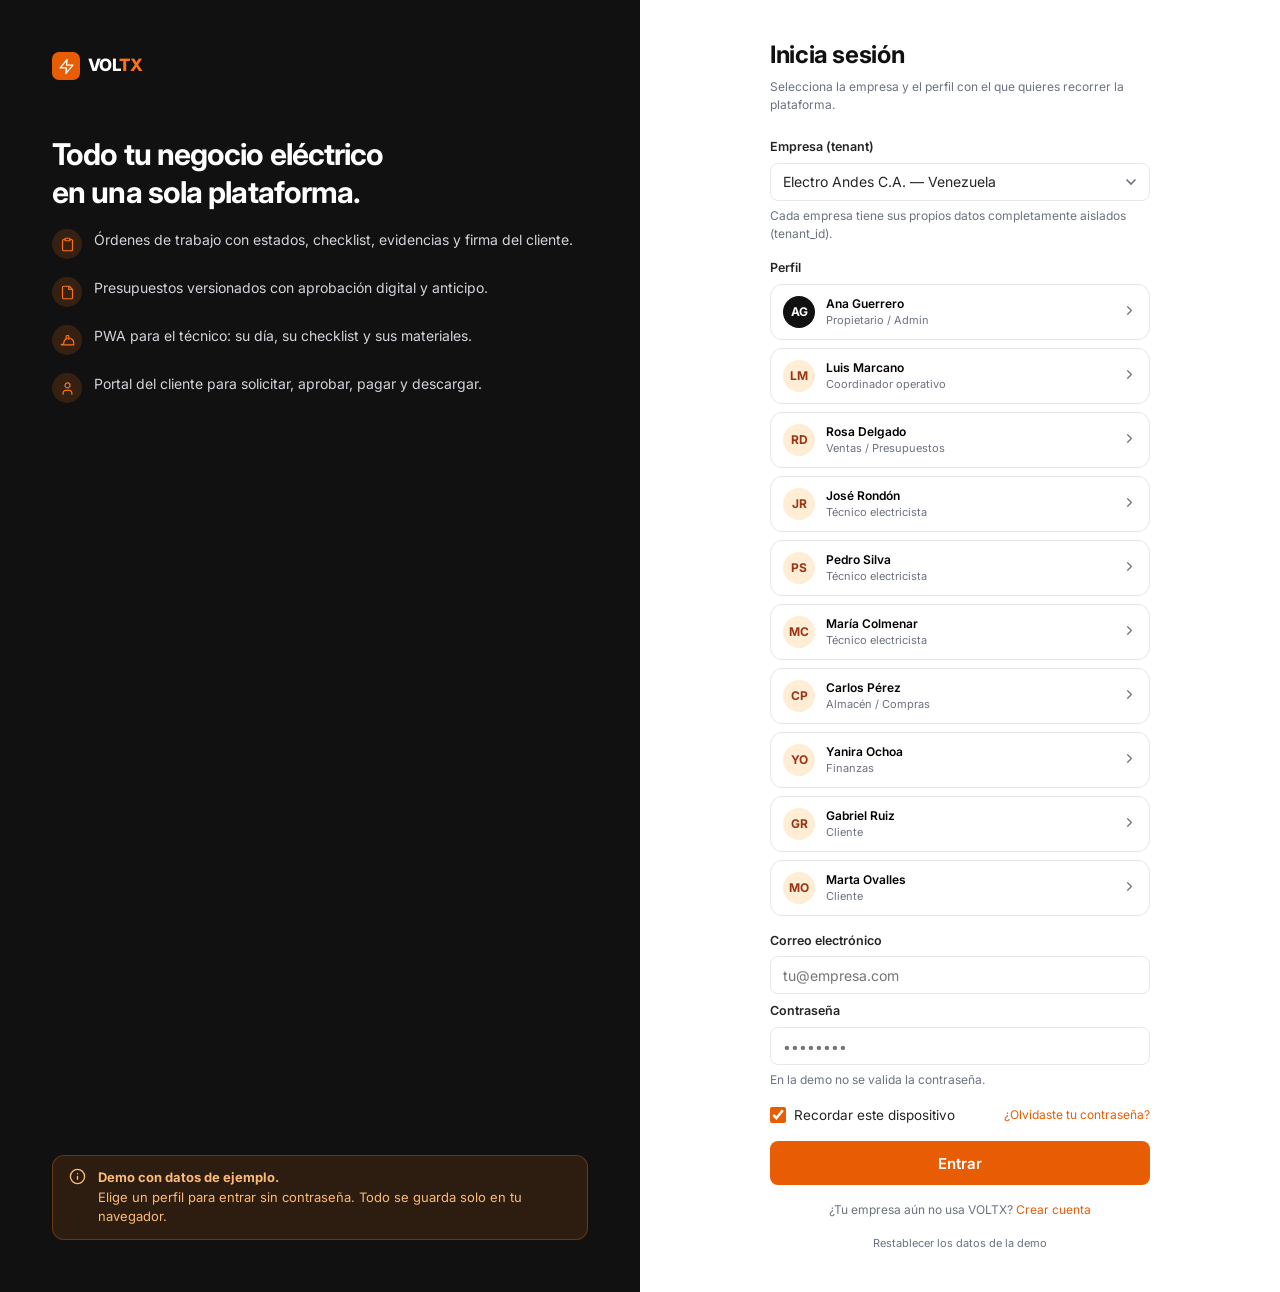
<file: proyectos/voltx/app.html>
<!DOCTYPE html>
<html lang="es">
<head>
<meta charset="UTF-8">
<meta name="viewport" content="width=device-width, initial-scale=1">
<title>Panel — VOLTX</title>
<meta name="description" content="Panel administrativo y operativo de VOLTX: dashboard, CRM, presupuestos, órdenes de trabajo, agenda, inventario, facturación y reportes.">
<link href="https://fonts.googleapis.com/css2?family=Inter:wght@400;500;600;700;800&display=swap" rel="stylesheet">
<link rel="stylesheet" href="css/voltx.css">
<link rel="manifest" href="manifest.webmanifest">
<meta name="theme-color" content="#E85D04">
<link rel="icon" href="data:image/svg+xml,%3Csvg xmlns='http://www.w3.org/2000/svg' viewBox='0 0 32 32'%3E%3Crect width='32' height='32' rx='8' fill='%23111'/%3E%3Cpath d='M17 5 9 17h6l-1 10 9-13h-7l1-9Z' fill='%23F97316'/%3E%3C/svg%3E">
</head>
<body>

<div class="shell" id="shell">
  <div class="backdrop" id="backdrop"></div>

  <aside class="sidebar">
    <div class="sb-logo">
      <span class="logo-mark" id="lm"></span>
      <span class="logo-txt">VOL<em>TX</em></span>
    </div>
    <nav class="nav" id="nav" aria-label="Navegación principal"></nav>
    <div class="sb-foot">
      <button class="btn btn-ghost btn-sm btn-block" id="collapse" style="justify-content:flex-start">
        <span id="cico"></span><span class="m">Contraer menú</span>
      </button>
    </div>
  </aside>

  <div class="main">
    <header class="header">
      <button class="icon-btn" id="burger" aria-label="Abrir menú" style="display:none"></button>
      <div class="gsearch">
        <span id="gsi"></span>
        <input class="input" id="gs" placeholder="Buscar clientes, órdenes, presupuestos, facturas…" autocomplete="off" aria-label="Buscador global">
        <div id="gsr"></div>
      </div>
      <div class="row gap2" style="margin-left:auto">
        <div style="position:relative">
          <button class="btn btn-primary btn-sm" id="create">+ Crear</button>
          <div id="createMenu"></div>
        </div>
        <div style="position:relative">
          <button class="icon-btn" id="bell" aria-label="Notificaciones"></button>
          <div id="bellMenu"></div>
        </div>
        <div style="position:relative">
          <button class="row gap2" id="userbtn" style="border:0;background:none;cursor:pointer;padding:3px">
            <span class="av dark" id="uav"></span>
            <span class="col" style="gap:0;align-items:flex-start" id="uinfo"></span>
          </button>
          <div id="userMenu"></div>
        </div>
      </div>
    </header>

    <main class="content" id="view" tabindex="-1"></main>
  </div>
</div>

<div id="toasts"></div>

<script src="js/store.js"></script>
<script src="js/ui.js"></script>
<script src="js/app.js"></script>
<script src="js/views-core.js"></script>
<script src="js/views-ops.js"></script>
<script src="js/views-back.js"></script>
<script src="js/views-admin.js"></script>
<script>APP.start();</script>
</body>
</html>
</file>
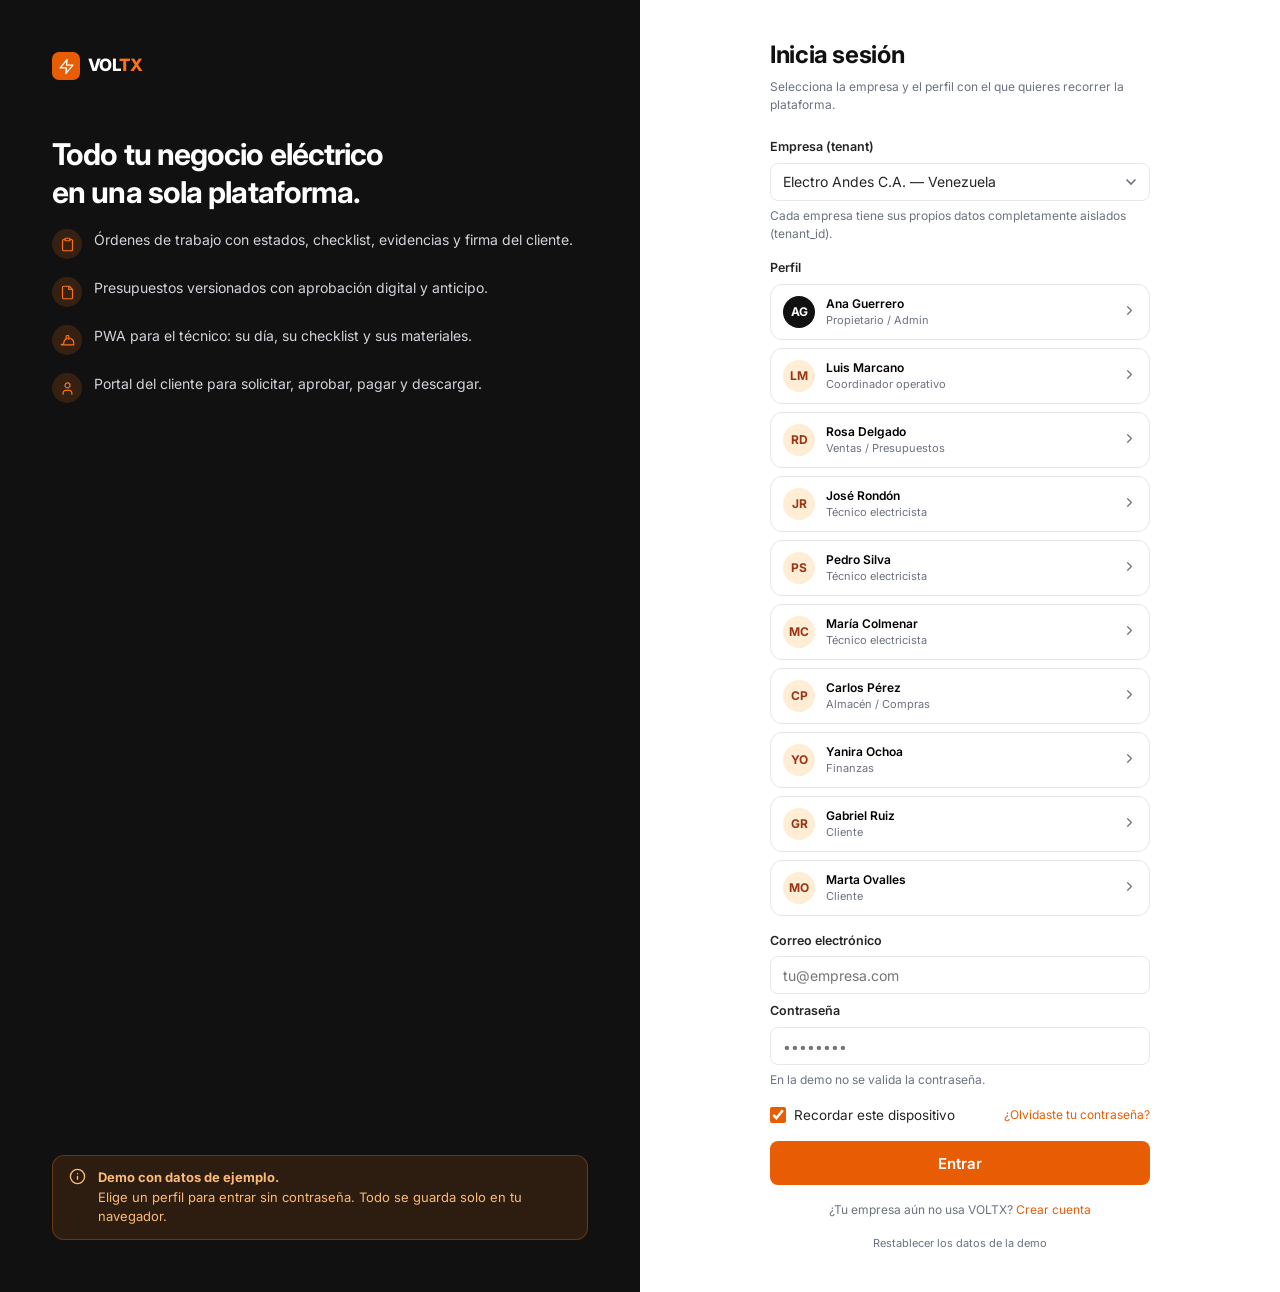
<file: proyectos/voltx/cliente.html>
<!DOCTYPE html>
<html lang="es">
<head>
<meta charset="UTF-8">
<meta name="viewport" content="width=device-width, initial-scale=1">
<title>Portal del cliente — VOLTX</title>
<meta name="description" content="Portal del cliente VOLTX: solicita servicios, aprueba presupuestos, sigue tus trabajos, descarga documentos y paga tus facturas.">
<link href="https://fonts.googleapis.com/css2?family=Inter:wght@400;500;600;700;800&display=swap" rel="stylesheet">
<link rel="stylesheet" href="css/voltx.css">
<link rel="manifest" href="manifest.webmanifest">
<meta name="theme-color" content="#E85D04">
<link rel="icon" href="data:image/svg+xml,%3Csvg xmlns='http://www.w3.org/2000/svg' viewBox='0 0 32 32'%3E%3Crect width='32' height='32' rx='8' fill='%23111'/%3E%3Cpath d='M17 5 9 17h6l-1 10 9-13h-7l1-9Z' fill='%23F97316'/%3E%3C/svg%3E">
</head>
<body>

<div class="shell" id="shell">
  <div class="backdrop" id="backdrop"></div>

  <aside class="sidebar">
    <div class="sb-logo">
      <span class="logo-mark" id="lm"></span>
      <span class="logo-txt" id="brand"></span>
    </div>
    <nav class="nav" id="nav" aria-label="Navegación del portal"></nav>
    <div class="sb-foot">
      <div class="banner banner-brand" style="padding:10px">
        <span id="hi"></span>
        <div class="xs">¿Necesitas ayuda? Escríbenos desde <b>Soporte</b>.</div>
      </div>
    </div>
  </aside>

  <div class="main">
    <header class="header">
      <button class="icon-btn" id="burger" aria-label="Abrir menú" style="display:none"></button>
      <div class="grow"></div>
      <div class="row gap2">
        <a class="btn btn-primary btn-sm" href="#solicitar">+ Solicitar servicio</a>
        <div style="position:relative">
          <button class="row gap2" id="userbtn" style="border:0;background:none;cursor:pointer;padding:3px">
            <span class="av" id="uav"></span>
            <span class="col" style="gap:0;align-items:flex-start" id="uinfo"></span>
          </button>
          <div id="userMenu"></div>
        </div>
      </div>
    </header>

    <main class="content" id="view" tabindex="-1"></main>
  </div>
</div>

<div id="toasts"></div>

<script src="js/store.js"></script>
<script src="js/ui.js"></script>
<script src="js/cliente.js"></script>
</body>
</html>
</file>
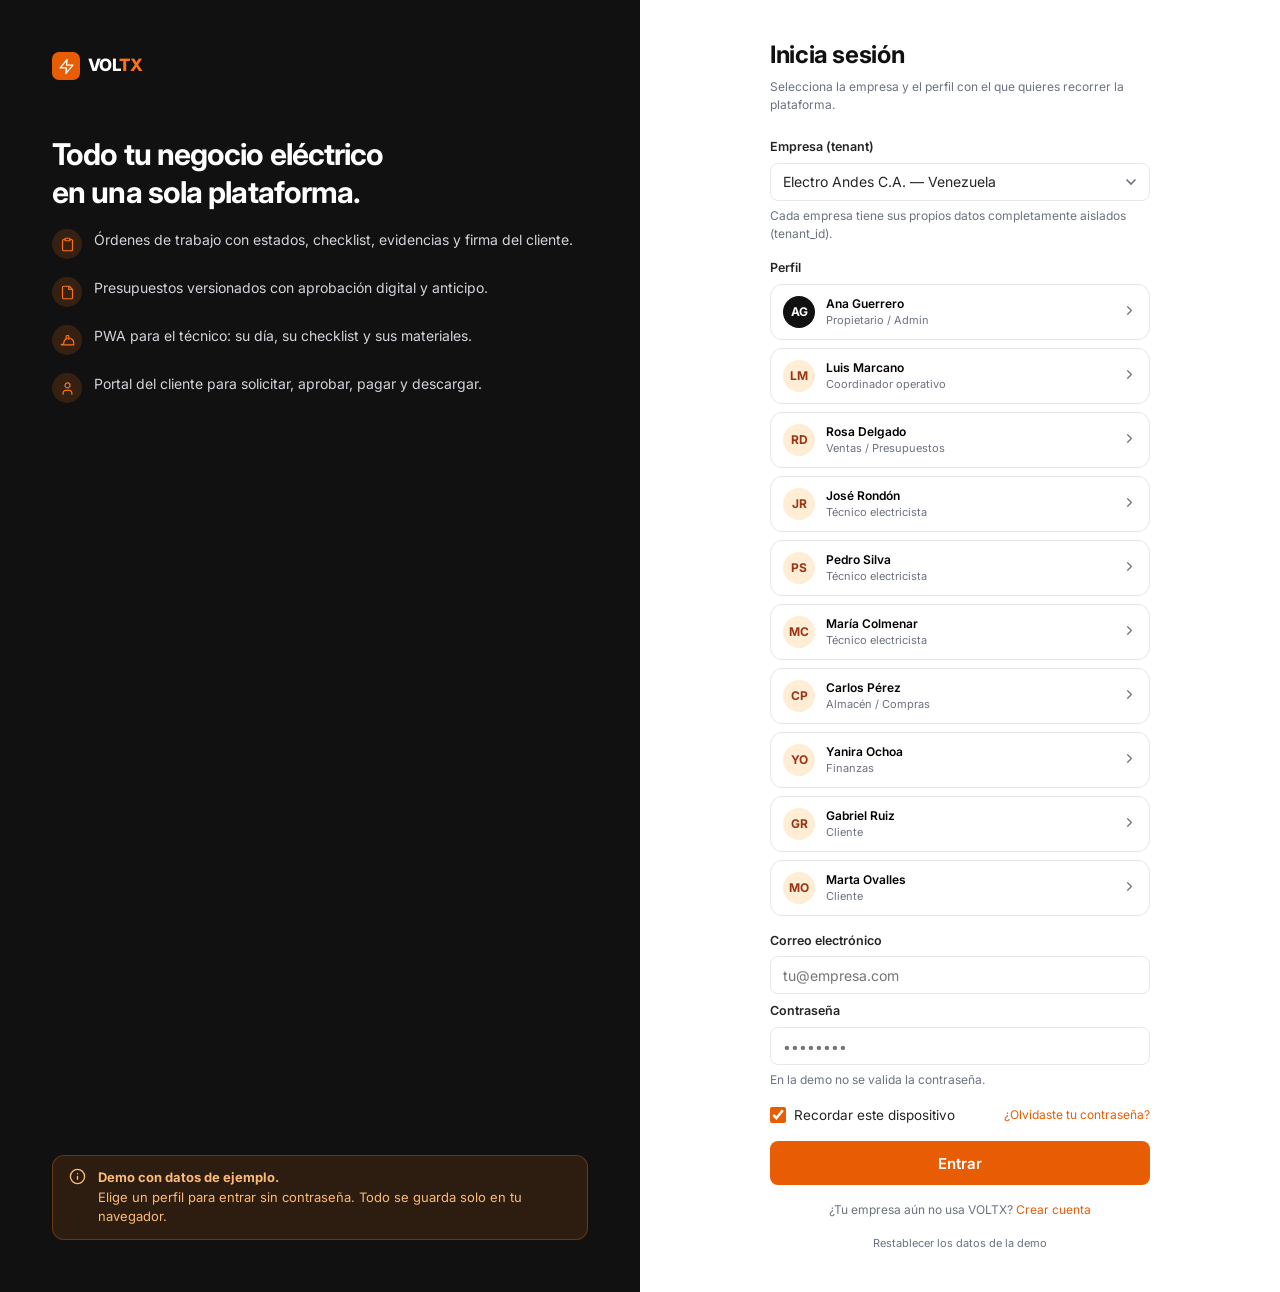
<file: proyectos/voltx/login.html>
<!DOCTYPE html>
<html lang="es">
<head>
<meta charset="UTF-8">
<meta name="viewport" content="width=device-width, initial-scale=1">
<title>Iniciar sesión — VOLTX</title>
<meta name="description" content="Acceso a la plataforma VOLTX: panel administrativo, PWA del técnico y portal del cliente.">
<link href="https://fonts.googleapis.com/css2?family=Inter:wght@400;500;600;700;800&display=swap" rel="stylesheet">
<link rel="stylesheet" href="css/voltx.css">
<link rel="icon" href="data:image/svg+xml,%3Csvg xmlns='http://www.w3.org/2000/svg' viewBox='0 0 32 32'%3E%3Crect width='32' height='32' rx='8' fill='%23111'/%3E%3Cpath d='M17 5 9 17h6l-1 10 9-13h-7l1-9Z' fill='%23F97316'/%3E%3C/svg%3E">
</head>
<body>
<div class="auth">
  <aside class="auth-side">
    <div>
      <a href="index.html" class="row gap2" style="text-decoration:none">
        <span class="logo-mark" id="lm" style="background:var(--primary-600);color:#fff"></span>
        <span class="logo-txt" style="color:#fff">VOL<em style="color:var(--primary-500)">TX</em></span>
      </a>
      <h2 class="mt6" style="margin-top:56px">Todo tu negocio eléctrico<br>en una sola plataforma.</h2>
      <div id="puntos"></div>
    </div>
    <div>
      <div class="banner banner-brand" style="background:rgba(249,115,22,.12);border-color:rgba(249,115,22,.3);color:#FDBA74">
        <span id="ib"></span>
        <div><b>Demo con datos de ejemplo.</b><br>Elige un perfil para entrar sin contraseña. Todo se guarda solo en tu navegador.</div>
      </div>
    </div>
  </aside>

  <main class="auth-form">
    <div class="box" id="box"></div>
  </main>
</div>

<script src="js/store.js"></script>
<script src="js/ui.js"></script>
<script>
(function(){
  var I = UI.icon, box = document.getElementById('box');
  document.getElementById('lm').innerHTML = I('zap',17);
  document.getElementById('ib').innerHTML = I('info',17);
  document.getElementById('puntos').innerHTML = [
    ['clipboard','Órdenes de trabajo con estados, checklist, evidencias y firma del cliente.'],
    ['file','Presupuestos versionados con aprobación digital y anticipo.'],
    ['hardhat','PWA para el técnico: su día, su checklist y sus materiales.'],
    ['user','Portal del cliente para solicitar, aprobar, pagar y descargar.']
  ].map(function(p){
    return '<div class="pt"><span class="ic">'+I(p[0],15)+'</span><span>'+p[1]+'</span></div>';
  }).join('');

  var tenants = VOLTX.db().tenants;
  var selTenant = tenants[0].id;
  var selUser = null;

  function usersOf(t){ return VOLTX.db().users.filter(function(u){return u.tenant_id===t;}); }

  function renderLogin(){
    var us = usersOf(selTenant);
    box.innerHTML =
      '<h2>Inicia sesión</h2>'+
      '<p class="muted small mt2">Selecciona la empresa y el perfil con el que quieres recorrer la plataforma.</p>'+

      '<div class="field mt6"><label for="tn">Empresa (tenant)</label>'+
        '<select class="select" id="tn">'+tenants.map(function(t){
          return '<option value="'+t.id+'"'+(t.id===selTenant?' selected':'')+'>'+UI.esc(t.name)+' — '+t.country+'</option>';
        }).join('')+'</select>'+
        '<span class="hint">Cada empresa tiene sus propios datos completamente aislados (tenant_id).</span></div>'+

      '<div class="field mt4"><label>Perfil</label><div class="role-pick" id="rp">'+
        us.map(function(u){
          var r = VOLTX.ROLES[u.role];
          return '<button type="button" data-u="'+u.id+'"'+(selUser===u.id?' class="on"':'')+'>'+
            '<span class="av'+(u.role==='owner'?' dark':'')+'">'+UI.esc(VOLTX.initials(u.name))+'</span>'+
            '<span style="min-width:0"><span class="bold small" style="display:block">'+UI.esc(u.name)+'</span>'+
            '<span class="xs muted">'+r.label+'</span></span>'+
            '<span style="margin-left:auto" class="muted">'+I('chevR',15)+'</span></button>';
        }).join('')+'</div></div>'+

      '<div class="field mt4"><label for="em">Correo electrónico</label>'+
        '<input class="input" id="em" type="email" placeholder="tu@empresa.com" autocomplete="username"></div>'+
      '<div class="field mt2"><label for="pw">Contraseña</label>'+
        '<input class="input" id="pw" type="password" placeholder="••••••••" autocomplete="current-password">'+
        '<span class="hint">En la demo no se valida la contraseña.</span></div>'+

      '<div class="spread mt4"><label class="check"><input type="checkbox" checked><span>Recordar este dispositivo</span></label>'+
        '<a href="#" id="fg" class="small">¿Olvidaste tu contraseña?</a></div>'+

      '<button class="btn btn-primary btn-lg btn-block mt4" id="go">Entrar</button>'+
      '<p class="small center mt4 muted">¿Tu empresa aún no usa VOLTX? <a href="#" id="reg">Crear cuenta</a></p>'+
      '<p class="xs center mt4"><a href="#" id="rst" class="muted">Restablecer los datos de la demo</a></p>';

    document.getElementById('tn').addEventListener('change', function(){ selTenant=this.value; selUser=null; renderLogin(); });
    box.querySelectorAll('[data-u]').forEach(function(b){
      b.addEventListener('click', function(){
        selUser = this.dataset.u;
        var u = VOLTX.db().users.filter(function(x){return x.id===selUser;})[0];
        renderLogin();
        document.getElementById('em').value = u.email;
        document.getElementById('pw').value = 'demo1234';
      });
    });
    document.getElementById('go').addEventListener('click', enter);
    document.getElementById('pw').addEventListener('keydown', function(e){ if(e.key==='Enter') enter(); });
    document.getElementById('fg').addEventListener('click', function(e){
      e.preventDefault();
      UI.modal({ title:'Recuperar contraseña',
        body:'<div class="field"><label for="rem">Correo de tu cuenta</label><input class="input" id="rem" type="email" placeholder="tu@empresa.com"></div>'+
             '<p class="hint mt2">Te enviaremos un enlace temporal de restablecimiento válido por 30 minutos.</p>',
        footer:'<button class="btn btn-outline" data-close>Cancelar</button><button class="btn btn-primary" data-close id="snd">Enviar enlace</button>',
        onMount:function(w){ w.querySelector('#snd').addEventListener('click',function(){ UI.toast('Si el correo existe, recibirás el enlace de restablecimiento.','ok'); }); }});
    });
    document.getElementById('reg').addEventListener('click', function(e){ e.preventDefault(); location.hash='registro'; renderRegister(1,{}); });
    document.getElementById('rst').addEventListener('click', function(e){
      e.preventDefault();
      UI.confirm({title:'¿Restablecer la demo?',body:'Se borrarán todos los cambios que hayas hecho y se cargarán de nuevo los datos de ejemplo.',ok:'Restablecer',danger:true},function(){
        VOLTX.reset(); VOLTX.logout(); UI.toast('Datos de la demo restablecidos.','ok'); setTimeout(function(){location.reload();},700);
      });
    });
  }

  function enter(){
    var em = document.getElementById('em').value.trim();
    var s = selUser ? VOLTX.login(null, selUser) : VOLTX.login(em);
    if(!s){ UI.toast('No encontramos una cuenta con ese correo. Elige un perfil de la lista.','err'); return; }
    var u = VOLTX.db().users.filter(function(x){return x.id===s.user_id;})[0];
    if (u.twoFA) {
      UI.modal({ title:'Verificación en dos pasos', subtitle:'Tu cuenta de administrador tiene 2FA activo.',
        body:'<div class="field"><label for="otp">Código de 6 dígitos</label>'+
             '<input class="input" id="otp" inputmode="numeric" maxlength="6" placeholder="123456" value="123456">'+
             '<span class="hint">En la demo, cualquier código de 6 dígitos es válido.</span></div>',
        footer:'<button class="btn btn-outline" data-close>Cancelar</button><button class="btn btn-primary" id="vf">Verificar</button>',
        onMount:function(w){ w.querySelector('#vf').addEventListener('click', function(){
          if((w.querySelector('#otp').value||'').length<6){ UI.toast('Introduce los 6 dígitos.','err'); return; }
          go(u);
        });}});
      return;
    }
    go(u);
  }
  function go(u){
    VOLTX.logAudit('LOGIN','user',u.id,'Inicio de sesión como '+VOLTX.ROLES[u.role].label);
    location.href = VOLTX.ROLES[u.role].home;
  }

  /* ---------- Registro de empresa §5.1 (onboarding en stepper) ---------- */
  var STEPS = ['Cuenta','Empresa','Operación','Plan','Equipo'];
  function renderRegister(step, data){
    var h = '<div class="row gap2 mb4"><a href="#" id="back" class="btn btn-ghost btn-sm">'+I('arrowL',15)+' Volver</a></div>'+
      '<h2>Crear tu cuenta en VOLTX</h2>'+
      '<p class="muted small mt2">Tu empresa queda operativa sin intervención manual. Paso '+step+' de '+STEPS.length+'.</p>'+
      '<div class="stepper mt4">'+STEPS.map(function(s,i){
        var n=i+1, cls = n<step?'done':(n===step?'on':'');
        return '<span class="step '+cls+'"><span class="n">'+(n<step?'✓':n)+'</span>'+s+'</span>'+(i<STEPS.length-1?'<span class="step-sep"></span>':'');
      }).join('')+'</div><div class="mt6" id="stepbody"></div>';
    box.innerHTML = h;
    document.getElementById('back').addEventListener('click',function(e){
      e.preventDefault();
      if(step>1) renderRegister(step-1,data); else { location.hash=''; renderLogin(); }
    });
    var b = document.getElementById('stepbody');

    if(step===1){
      b.innerHTML =
        '<div class="field"><label for="f1">Nombre y apellido <span class="req">*</span></label><input class="input" id="f1" value="'+UI.esc(data.name||'')+'"></div>'+
        '<div class="field mt4"><label for="f2">Correo electrónico <span class="req">*</span></label><input class="input" id="f2" type="email" value="'+UI.esc(data.email||'')+'"><span class="hint">Te enviaremos un código de verificación.</span></div>'+
        '<div class="field mt4"><label for="f3">Contraseña <span class="req">*</span></label><input class="input" id="f3" type="password"><span class="hint">Mínimo 8 caracteres, una mayúscula y un número.</span></div>'+
        '<button class="btn btn-primary btn-block mt6" id="next">Continuar</button>';
      document.getElementById('next').addEventListener('click',function(){
        var n=v('f1'), e=v('f2'), p=v('f3');
        if(!n||!e||!p){ UI.toast('Completa los campos obligatorios.','err'); return; }
        if(!/^[^@\s]+@[^@\s]+\.[^@\s]+$/.test(e)){ UI.toast('El correo no tiene un formato válido.','err'); return; }
        if(p.length<8){ UI.toast('La contraseña debe tener al menos 8 caracteres.','err'); return; }
        data.name=n; data.email=e;
        UI.modal({title:'Verifica tu correo',body:'<p>Enviamos un código de 6 dígitos a <b>'+UI.esc(e)+'</b>.</p>'+
          '<div class="field mt4"><label for="vc">Código</label><input class="input" id="vc" value="482913" maxlength="6"></div>',
          footer:'<button class="btn btn-primary" id="ok">Verificar</button>',
          onMount:function(w){w.querySelector('#ok').addEventListener('click',function(){UI.closeTop();renderRegister(2,data);});}});
      });
    }
    if(step===2){
      b.innerHTML =
        '<div class="field"><label for="f1">Nombre de la empresa <span class="req">*</span></label><input class="input" id="f1" value="'+UI.esc(data.company||'')+'"></div>'+
        '<div class="grid g2 mt4">'+
          '<div class="field"><label for="f2">País</label><select class="select" id="f2"><option>Venezuela</option><option>Colombia</option><option>México</option><option>Panamá</option><option>España</option><option>Chile</option><option>Perú</option></select></div>'+
          '<div class="field"><label for="f3">Moneda</label><select class="select" id="f3"><option>USD</option><option>EUR</option><option>COP</option><option>MXN</option><option>CLP</option></select></div>'+
        '</div>'+
        '<div class="grid g2 mt4">'+
          '<div class="field"><label for="f4">Zona horaria</label><select class="select" id="f4"><option>America/Caracas</option><option>America/Bogota</option><option>America/Mexico_City</option><option>Europe/Madrid</option></select></div>'+
          '<div class="field"><label for="f5">Teléfono</label><input class="input" id="f5" placeholder="+58 212 000 0000"></div>'+
        '</div>'+
        '<div class="field mt4"><label for="f6">Identificación fiscal</label><input class="input" id="f6" placeholder="J-00000000-0"></div>'+
        '<div class="field mt4"><label for="f7">Dirección</label><textarea class="textarea" id="f7" style="min-height:64px"></textarea></div>'+
        '<button class="btn btn-primary btn-block mt6" id="next">Continuar</button>';
      document.getElementById('next').addEventListener('click',function(){
        if(!v('f1')){ UI.toast('El nombre de la empresa es obligatorio.','err'); return; }
        data.company=v('f1'); data.country=v('f2'); data.currency=v('f3'); renderRegister(3,data);
      });
    }
    if(step===3){
      b.innerHTML =
        '<div class="field"><label>Tipo de empresa</label><div class="role-pick" id="tp">'+
        [['instalador','Instalador independiente','Orden, presupuestos, clientes y agenda'],
         ['empresa_pequena','Empresa pequeña','Coordinar varios técnicos y materiales'],
         ['empresa_mediana','Empresa mediana','Múltiples equipos y control financiero'],
         ['industrial','Contratista industrial','Documentación, permisos y trazabilidad']]
        .map(function(o){return '<button type="button" data-t="'+o[0]+'"'+(data.type===o[0]?' class="on"':'')+'>'+
          '<span class="kpi-ico">'+I('building',16)+'</span><span><span class="bold small" style="display:block">'+o[1]+'</span><span class="xs muted">'+o[2]+'</span></span></button>';}).join('')+
        '</div></div>'+
        '<div class="field mt4"><label for="f2">Número aproximado de técnicos</label>'+
          '<select class="select" id="f2"><option>1 (solo yo)</option><option>2 a 5</option><option>6 a 15</option><option>16 a 50</option><option>Más de 50</option></select></div>'+
        '<div class="field mt4"><label>Servicios que ofreces</label>'+
          '<div class="grid g2" style="gap:6px">'+['Instalaciones residenciales','Comercial e industrial','Tableros y circuitos','Mantenimiento preventivo','Inspecciones y diagnóstico','Puesta a tierra','Iluminación','Generadores y UPS']
            .map(function(s,i){return '<label class="check"><input type="checkbox" '+(i<4?'checked':'')+'><span>'+s+'</span></label>';}).join('')+'</div></div>'+
        '<button class="btn btn-primary btn-block mt6" id="next">Continuar</button>';
      b.querySelectorAll('[data-t]').forEach(function(btn){
        btn.addEventListener('click',function(){ data.type=this.dataset.t; renderRegister(3,data); });
      });
      document.getElementById('next').addEventListener('click',function(){
        if(!data.type){ UI.toast('Selecciona el tipo de empresa.','err'); return; }
        renderRegister(4,data);
      });
    }
    if(step===4){
      var plans = VOLTX.db().plans;
      b.innerHTML = '<div class="role-pick">'+
        plans.map(function(p){return '<button type="button" data-p="'+p.id+'"'+(data.plan===p.id?' class="on"':'')+'>'+
          '<span class="kpi-ico">'+I('star',16)+'</span><span><span class="bold small" style="display:block">'+p.name+' — $'+p.price+'/mes</span>'+
          '<span class="xs muted">'+p.users+' usuarios · '+p.orders+' órdenes/mes</span></span></button>';}).join('')+
        '<button type="button" data-p="trial"'+(data.plan==='trial'?' class="on"':'')+'>'+
          '<span class="kpi-ico">'+I('clock',16)+'</span><span><span class="bold small" style="display:block">Prueba gratis 14 días</span>'+
          '<span class="xs muted">Sin tarjeta de crédito</span></span></button></div>'+
        '<button class="btn btn-primary btn-block mt6" id="next">Continuar</button>';
      b.querySelectorAll('[data-p]').forEach(function(btn){
        btn.addEventListener('click',function(){ data.plan=this.dataset.p; renderRegister(4,data); });
      });
      document.getElementById('next').addEventListener('click',function(){
        if(!data.plan){ UI.toast('Elige un plan o la prueba gratuita.','err'); return; }
        renderRegister(5,data);
      });
    }
    if(step===5){
      b.innerHTML =
        '<p class="small muted">Invita a tu equipo. Puedes hacerlo después desde Usuarios y permisos.</p>'+
        '<div id="inv" class="col mt4">'+
          ['coordinador','tecnico','ventas'].map(function(r,i){
            return '<div class="row gap2"><input class="input" placeholder="correo@empresa.com" value="">'+
              '<select class="select" style="width:150px">'+Object.keys(VOLTX.ROLES).filter(function(k){return k!=='owner';})
                .map(function(k){return '<option value="'+k+'"'+(k===r?' selected':'')+'>'+VOLTX.ROLES[k].label.split(' /')[0]+'</option>';}).join('')+'</select></div>';
          }).join('')+
        '</div>'+
        '<button class="btn btn-outline btn-sm mt2" id="add">'+I('plus',14)+' Agregar otra invitación</button>'+
        '<div class="banner banner-brand mt6">'+I('info',16)+'<div>Al finalizar cargaremos un catálogo inicial de servicios y materiales que podrás editar.</div></div>'+
        '<button class="btn btn-primary btn-lg btn-block mt4" id="fin">Crear mi empresa</button>'+
        '<button class="btn btn-ghost btn-block mt2" id="skip">Omitir por ahora</button>';
      document.getElementById('add').addEventListener('click',function(){
        var d=document.createElement('div'); d.className='row gap2';
        d.innerHTML='<input class="input" placeholder="correo@empresa.com">'+
          '<select class="select" style="width:150px">'+Object.keys(VOLTX.ROLES).filter(function(k){return k!=='owner';})
            .map(function(k){return '<option value="'+k+'">'+VOLTX.ROLES[k].label.split(' /')[0]+'</option>';}).join('')+'</select>';
        document.getElementById('inv').appendChild(d);
      });
      document.getElementById('fin').addEventListener('click', finish);
      document.getElementById('skip').addEventListener('click', finish);
    }
    function finish(){
      UI.modal({title:'¡Tu empresa está lista!',
        body:'<div class="center col" style="align-items:center;gap:12px">'+
          '<span class="kpi-ico" style="width:52px;height:52px">'+I('checkCircle',26)+'</span>'+
          '<h3>'+UI.esc(data.company||'Tu empresa')+'</h3>'+
          '<p class="small muted">Creamos tu tenant, tu usuario propietario, el catálogo inicial de servicios y materiales, y las numeraciones de documentos.</p>'+
          '<div class="banner banner-warn" style="text-align:left">'+I('info',16)+'<div>Esta demo no persiste empresas nuevas: para recorrer la plataforma con datos completos entrarás como <b>Ana Guerrero</b> de Electro Andes C.A.</div></div></div>',
        footer:'<button class="btn btn-primary btn-block" id="ent">Entrar al panel</button>',
        onMount:function(w){ w.querySelector('#ent').addEventListener('click',function(){
          VOLTX.login(null,'usr_ana'); location.href='app.html';
        });}});
    }
    function v(id){ var el=document.getElementById(id); return el?el.value.trim():''; }
  }

  if(location.hash==='#registro') renderRegister(1,{}); else renderLogin();
})();
</script>
</body>
</html>
</file>
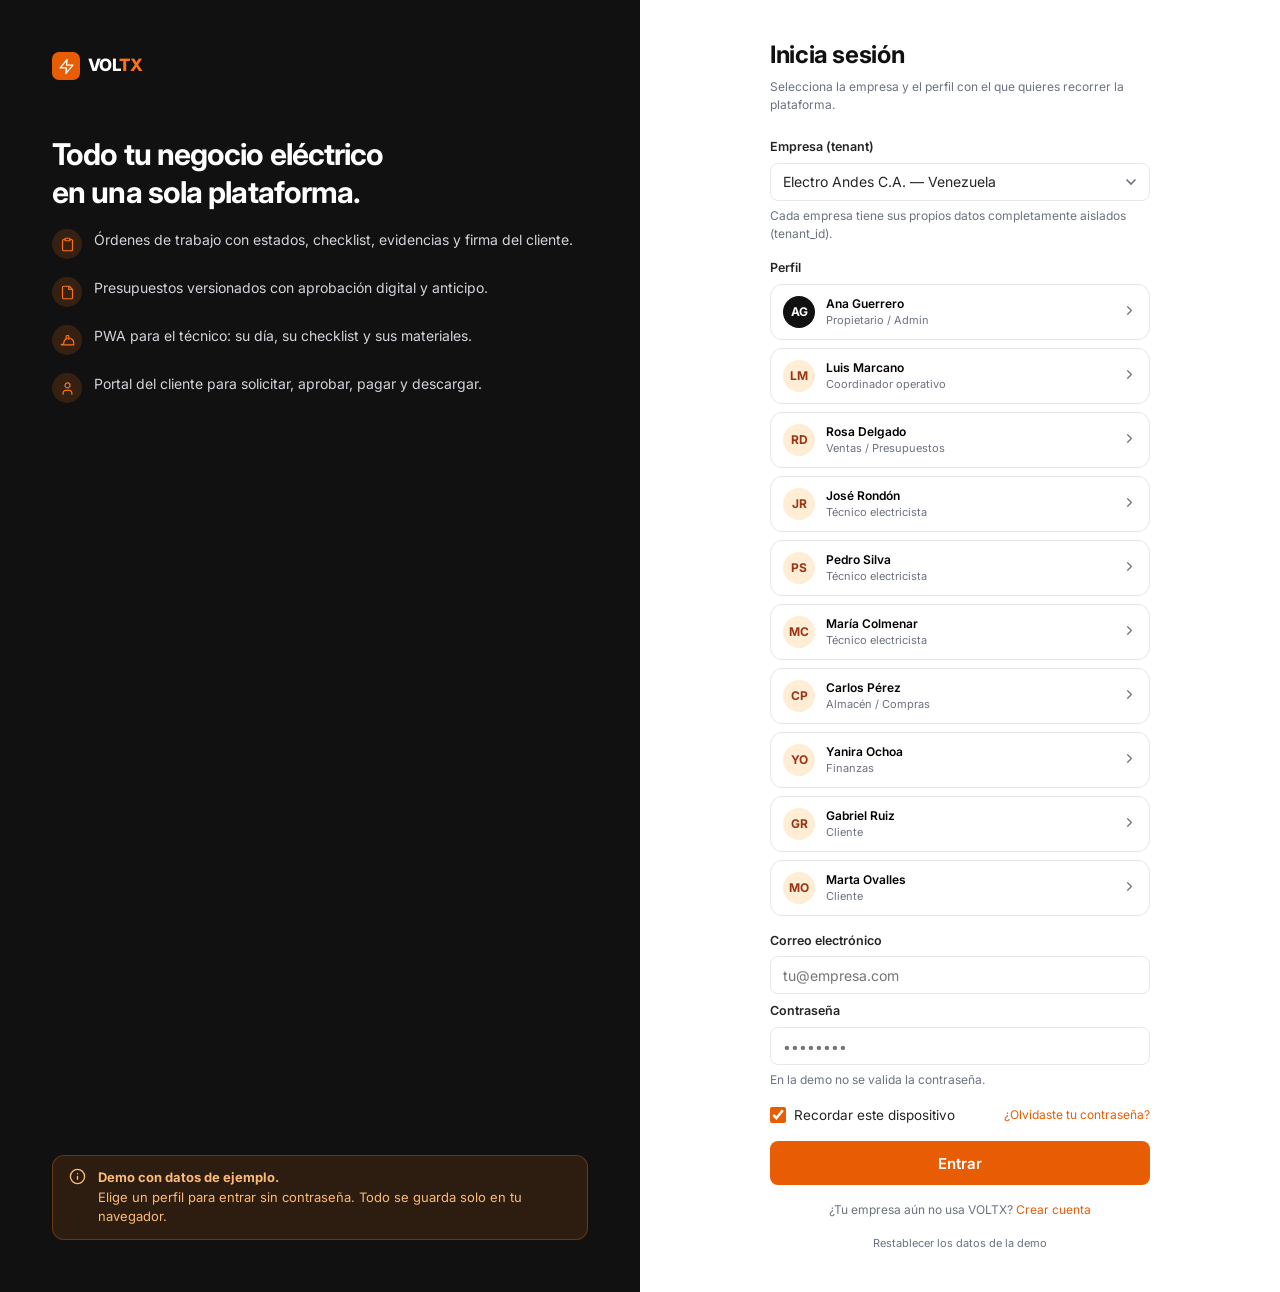
<file: proyectos/voltx/tecnico.html>
<!DOCTYPE html>
<html lang="es">
<head>
<meta charset="UTF-8">
<meta name="viewport" content="width=device-width, initial-scale=1, viewport-fit=cover">
<title>Mi día — VOLTX Técnico</title>
<meta name="description" content="PWA del técnico VOLTX: órdenes del día, checklist, materiales, tiempos, evidencias y firma del cliente.">
<link href="https://fonts.googleapis.com/css2?family=Inter:wght@400;500;600;700;800&display=swap" rel="stylesheet">
<link rel="stylesheet" href="css/voltx.css">
<link rel="manifest" href="manifest.webmanifest">
<meta name="theme-color" content="#111111">
<link rel="icon" href="data:image/svg+xml,%3Csvg xmlns='http://www.w3.org/2000/svg' viewBox='0 0 32 32'%3E%3Crect width='32' height='32' rx='8' fill='%23111'/%3E%3Cpath d='M17 5 9 17h6l-1 10 9-13h-7l1-9Z' fill='%23F97316'/%3E%3C/svg%3E">
</head>
<body style="background:#EEF0F3">

<div class="mob" id="app"></div>
<nav class="mob-nav" id="nav"></nav>
<div id="toasts"></div>

<script src="js/store.js"></script>
<script src="js/ui.js"></script>
<script src="js/tecnico.js"></script>
</body>
</html>
</file>
<file: proyectos/podyum/css/styles.css>
/* ===========================================================
   PODYUM — hoja de estilos
   =========================================================== */

:root{
  --ink:#0B0B0B;
  --ink-2:#141414;
  --ink-3:#1E1E1E;
  --wine:#7A2233;
  --wine-2:#96293E;
  --wine-3:#5A1B25;
  --sand:#D8CBB9;
  --paper:#FFFFFF;
  --bone:#F4F2EF;
  --muted:#8E8E8E;
  --line:rgba(255,255,255,.12);
  --line-dark:rgba(0,0,0,.12);
  --wrap:1280px;
  --head-h:74px;
  --r:2px;
}

*{box-sizing:border-box}
html{scroll-behavior:smooth;scroll-padding-top:110px;scrollbar-gutter:stable}
body{
  margin:0;
  font-family:'Inter',system-ui,sans-serif;
  color:var(--ink);
  background:var(--paper);
  -webkit-font-smoothing:antialiased;
  overflow-x:hidden;
}
img{max-width:100%;display:block}
a{color:inherit;text-decoration:none}
button{font:inherit;color:inherit;border:0;background:none;cursor:pointer}
input{font:inherit}

.wrap{width:100%;max-width:var(--wrap);margin:0 auto;padding:0 24px}

.ic{width:20px;height:20px;fill:currentColor}
.ic--xs{width:14px;height:14px}
.ic--lg{width:30px;height:30px;fill:none}

/* ---------- Tipografía display ---------- */
.h2,.hero__title,.logo,h3,h4,h5{
  font-family:'Archivo',sans-serif;
  font-variation-settings:'wdth' 118;
  font-weight:800;
  letter-spacing:-.01em;
  text-transform:uppercase;
}
.h2{
  font-size:clamp(28px,3.6vw,44px);
  line-height:.98;
  margin:0;
  font-weight:900;
}
.h2 em{font-style:normal;color:var(--wine)}

.eyebrow{
  display:inline-block;
  font-size:11px;letter-spacing:.3em;font-weight:600;
  color:var(--wine-2);margin-bottom:18px;
}
.eyebrow--dark{color:var(--wine)}

/* ---------- Botones ---------- */
.btn{
  display:inline-flex;align-items:center;justify-content:center;gap:10px;
  height:50px;padding:0 30px;border-radius:var(--r);
  font-family:'Archivo',sans-serif;font-variation-settings:'wdth' 112;
  font-weight:700;font-size:13px;letter-spacing:.14em;text-transform:uppercase;
  transition:.25s ease;cursor:pointer;white-space:nowrap;
}
.btn--wine{background:var(--wine);color:#fff}
.btn--wine:hover{background:var(--wine-2);transform:translateY(-2px)}
.btn--ghost{border:1.5px solid rgba(255,255,255,.55);color:#fff}
.btn--ghost:hover{background:#fff;color:var(--ink);border-color:#fff}
.btn--dark{background:var(--ink);color:#fff}
.btn--dark:hover{background:var(--wine)}
.btn--sm{height:44px;padding:0 24px;font-size:12px}
.btn--block{width:100%}

/* ===========================================================
   TOPBAR
   =========================================================== */
.topbar{background:var(--ink);color:#EDEDED;font-size:11px;letter-spacing:.09em}
.topbar__in{
  height:38px;display:flex;align-items:center;justify-content:space-between;gap:20px;
}
.topbar__item{display:flex;align-items:center;gap:8px;white-space:nowrap}
.topbar__item .ic{width:17px;height:17px;fill:var(--wine-2)}
.topbar__rotator{position:relative;flex:1;height:14px;text-align:center}
.topbar__rot{
  position:absolute;inset:0;opacity:0;transform:translateY(6px);
  transition:.5s ease;white-space:nowrap;
}
.topbar__rot.is-on{opacity:1;transform:none}
.topbar__rot b{color:var(--sand)}
.topbar__links{display:flex;gap:22px;white-space:nowrap}
.topbar__links a{opacity:.7;transition:.2s}
.topbar__links a:hover{opacity:1;color:var(--sand)}

/* ===========================================================
   HEADER
   =========================================================== */
.header{
  position:sticky;top:0;z-index:60;
  background:var(--ink);color:#fff;
  border-bottom:1px solid var(--line);
  transition:box-shadow .3s;
}
.header.is-stuck{box-shadow:0 10px 30px rgba(0,0,0,.35)}
.header__in{
  height:var(--head-h);
  display:flex;align-items:center;gap:26px;
}
.logo img{height:26px;width:auto}
.logo{flex:0 0 auto}

.nav{display:flex;align-items:center;gap:28px;margin-left:12px;flex:1}
.nav a{
  font-size:12.5px;font-weight:600;letter-spacing:.13em;
  display:inline-flex;align-items:center;gap:5px;
  padding:6px 0;position:relative;transition:.2s;
}
.nav a:hover{color:var(--sand)}
.nav a.is-active::after{
  content:"";position:absolute;left:0;right:0;bottom:-2px;height:2px;background:var(--wine-2);
}
.nav__drop{position:relative}
.dropdown{
  position:absolute;top:calc(100% + 14px);left:-16px;min-width:190px;
  background:#fff;color:var(--ink);padding:10px 0;border-radius:var(--r);
  box-shadow:0 20px 50px rgba(0,0,0,.28);
  opacity:0;visibility:hidden;transform:translateY(8px);transition:.22s ease;
}
.nav__drop:hover .dropdown{opacity:1;visibility:visible;transform:none}
.dropdown a{
  display:block;padding:9px 22px;font-size:12px;letter-spacing:.08em;font-weight:500;
}
.dropdown a:hover{background:var(--bone);color:var(--wine)}

.actions{display:flex;align-items:center;gap:6px;margin-left:auto}
.iconbtn{
  width:40px;height:40px;display:grid;place-items:center;border-radius:50%;
  position:relative;transition:.2s;
}
.iconbtn:hover{background:rgba(255,255,255,.1)}
.badge{
  position:absolute;top:2px;right:0;
  min-width:17px;height:17px;padding:0 4px;border-radius:9px;
  background:var(--wine-2);color:#fff;font-size:10px;font-weight:700;
  display:grid;place-items:center;
}

.burger{display:none;width:34px;height:34px;flex-direction:column;justify-content:center;gap:5px}
.burger span{display:block;height:2px;background:#fff;border-radius:2px;transition:.25s}
.burger.is-on span:nth-child(1){transform:translateY(7px) rotate(45deg)}
.burger.is-on span:nth-child(2){opacity:0}
.burger.is-on span:nth-child(3){transform:translateY(-7px) rotate(-45deg)}

.searchbar{
  max-height:0;overflow:hidden;background:var(--ink-2);
  border-top:1px solid transparent;transition:.3s ease;
}
.searchbar.is-open{max-height:80px;border-top-color:var(--line)}
.searchbar__in{display:flex;align-items:center;gap:14px;height:64px;color:#fff}
.searchbar__in input{
  flex:1;background:none;border:0;outline:none;color:#fff;font-size:15px;
}
.searchbar__in input::placeholder{color:#777}
.searchbar__close{font-size:26px;line-height:1;color:#888}
.searchbar__close:hover{color:#fff}

/* ===========================================================
   HERO
   =========================================================== */
.hero{position:relative;background:var(--ink);color:#fff;overflow:hidden}
.hero__media{position:absolute;inset:0}
.hero__media img{
  width:100%;height:100%;object-fit:cover;object-position:68% 45%;
  opacity:.95;
}
.hero__media::after{
  content:"";position:absolute;inset:0;
  background:linear-gradient(100deg,#0B0B0B 14%,rgba(11,11,11,.96) 40%,rgba(11,11,11,.62) 62%,rgba(11,11,11,.18) 100%);
}
.hero__in{position:relative;z-index:2}
.hero__copy{max-width:620px;padding:104px 0 112px}
.hero__title{
  font-size:clamp(42px,5.6vw,68px);
  line-height:.92;letter-spacing:-.02em;font-weight:900;
  font-variation-settings:'wdth' 122;
  margin:0 0 24px;
}
.hero__title em{
  display:block;font-style:normal;color:var(--sand);
  font-size:.56em;letter-spacing:.01em;margin-top:.22em;
  font-variation-settings:'wdth' 112;
}
.hero__sub{font-size:16px;line-height:1.65;color:#C9C9C9;margin:0 0 32px}
.hero__cta{display:flex;gap:14px;flex-wrap:wrap}
.hero__facts{
  list-style:none;display:flex;gap:38px;margin:54px 0 0;padding:0;
  font-size:12px;letter-spacing:.06em;color:#A8A8A8;flex-wrap:wrap;
}
.hero__facts b{
  display:block;font-family:'Archivo',sans-serif;font-variation-settings:'wdth' 120;
  font-size:26px;font-weight:800;color:#fff;letter-spacing:0;margin-bottom:2px;
}

/* ===========================================================
   PERKS
   =========================================================== */
.perks{background:var(--bone);border-bottom:1px solid rgba(0,0,0,.07)}
.perks__in{
  display:grid;grid-template-columns:repeat(4,1fr);
}
.perk{
  display:flex;align-items:center;gap:15px;padding:26px 28px;
  border-left:1px solid rgba(0,0,0,.08);
}
.perk:first-child{border-left:0}
.perk .ic{stroke:var(--wine);flex:0 0 auto}
.perk h4{margin:0 0 3px;font-size:12.5px;letter-spacing:.09em;font-weight:800}
.perk p{margin:0;font-size:12px;color:#6E6E6E}

/* ===========================================================
   SECCIONES
   =========================================================== */
.section{padding:92px 0}
.section--tight{padding:64px 0}
.sechead{display:flex;align-items:flex-end;justify-content:space-between;gap:20px;margin-bottom:34px}
.sechead--center{flex-direction:column;align-items:center;text-align:center;margin-bottom:44px}
.sechead__sub{margin:12px 0 0;color:#767676;font-size:14.5px}
.link-all{
  display:inline-flex;align-items:center;gap:8px;
  font-size:12px;font-weight:700;letter-spacing:.14em;text-transform:uppercase;
  padding-bottom:3px;border-bottom:1.5px solid var(--ink);transition:.2s;
}
.link-all:hover{color:var(--wine);border-color:var(--wine);gap:12px}

/* ---------- Categorías ---------- */
.cats{display:grid;grid-template-columns:repeat(5,1fr);gap:14px}
.cat{
  position:relative;aspect-ratio:3/4;overflow:hidden;border-radius:var(--r);
  background:var(--ink);display:block;
}
.cat img{
  width:100%;height:100%;object-fit:cover;
  transition:transform .7s cubic-bezier(.2,.7,.3,1);
  opacity:.82;
}
.cat::after{
  content:"";position:absolute;inset:0;
  background:linear-gradient(to top,rgba(8,8,8,.88) 0%,rgba(8,8,8,.28) 46%,rgba(8,8,8,.05) 100%);
}
.cat:hover img{transform:scale(1.07);opacity:1}
.cat__body{
  position:absolute;left:0;right:0;bottom:0;z-index:2;
  padding:22px 18px;text-align:center;color:#fff;
}
.cat__body b{
  display:block;font-family:'Archivo',sans-serif;font-variation-settings:'wdth' 118;
  font-size:16px;font-weight:800;letter-spacing:.04em;margin-bottom:8px;
}
.cat__body i{
  font-style:normal;font-size:10.5px;letter-spacing:.18em;font-weight:600;
  padding-bottom:4px;border-bottom:1.5px solid var(--wine-2);
}

/* ---------- Filtros ---------- */
.filters{display:flex;gap:9px;flex-wrap:wrap;margin-bottom:28px}
.chip{
  height:36px;padding:0 18px;border:1px solid rgba(0,0,0,.16);border-radius:100px;
  font-size:11.5px;font-weight:600;letter-spacing:.12em;color:#555;transition:.2s;
}
.chip:hover{border-color:var(--ink);color:var(--ink)}
.chip.is-on{background:var(--ink);border-color:var(--ink);color:#fff}

/* ---------- Grid de productos ---------- */
.grid{display:grid;grid-template-columns:repeat(4,minmax(0,1fr));gap:26px 22px}
.t-short{display:none}
.card{position:relative;animation:fade .45s ease both}
@keyframes fade{from{opacity:0;transform:translateY(14px)}to{opacity:1;transform:none}}

.card__media{
  position:relative;aspect-ratio:4/5;overflow:hidden;border-radius:var(--r);
  background:var(--bone);
}
.card__media img{
  width:100%;height:100%;object-fit:cover;
  transition:transform .65s cubic-bezier(.2,.7,.3,1),opacity .35s;
}
.card:hover .card__media img{transform:scale(1.06)}
.card__media img.alt{position:absolute;inset:0;opacity:0}
.card:hover .card__media img.alt{opacity:1}

.card__tags{position:absolute;top:12px;left:12px;z-index:3;display:flex;flex-direction:column;gap:6px}
.tagline{
  font-size:9.5px;font-weight:800;letter-spacing:.14em;
  padding:5px 9px;border-radius:2px;background:var(--ink);color:#fff;
}
.tagline--wine{background:var(--wine)}
.tagline--sand{background:var(--sand);color:var(--ink)}

.fav{
  position:absolute;top:10px;right:10px;z-index:3;
  width:34px;height:34px;border-radius:50%;background:rgba(255,255,255,.92);
  display:grid;place-items:center;color:#333;transition:.2s;
}
.fav:hover{background:#fff;transform:scale(1.08)}
.fav.is-on{background:var(--wine);color:#fff}
.fav svg{width:17px;height:17px;fill:none;stroke:currentColor;stroke-width:1.9}
.fav.is-on svg{fill:currentColor}

.card__quick{
  position:absolute;left:10px;right:10px;bottom:10px;z-index:3;
  display:flex;gap:7px;opacity:0;transform:translateY(10px);
  transition:.3s ease;
}
.card:hover .card__quick{opacity:1;transform:none}
.card__quick .btn{height:42px;flex:1;font-size:11px;padding:0 10px;letter-spacing:.1em}
.card__quick .btn--icon{flex:0 0 42px;padding:0;background:#fff;color:var(--ink)}
.card__quick .btn--icon:hover{background:var(--ink);color:#fff}

.card__body{padding:14px 2px 0}
.card__name{
  font-size:12.5px;font-weight:700;letter-spacing:.08em;text-transform:uppercase;
  margin:0 0 7px;transition:.2s;
}
.card:hover .card__name{color:var(--wine)}
.card__price{display:flex;align-items:baseline;gap:9px;margin-bottom:10px}
.card__price b{font-size:14.5px;font-weight:700}
.card__price s{font-size:12.5px;color:#AAA}
.card__price .off{font-size:11px;font-weight:700;color:var(--wine)}
.swatches{display:flex;gap:6px}
.sw{
  width:14px;height:14px;border-radius:50%;border:1px solid rgba(0,0,0,.2);
  cursor:pointer;transition:.2s;
}
.sw:hover,.sw.is-on{box-shadow:0 0 0 2px #fff,0 0 0 3.4px var(--ink)}

.empty{text-align:center;color:#888;padding:50px 0;font-size:15px}

/* ===========================================================
   MARQUEE
   =========================================================== */
.marquee{
  background:var(--ink);color:#fff;overflow:hidden;
  padding:16px 0;border-top:1px solid var(--line);border-bottom:1px solid var(--line);
}
.marquee__track{display:flex;width:max-content;animation:slide 34s linear infinite}
.marquee__track span{
  display:flex;align-items:center;gap:26px;padding-right:26px;
  font-family:'Archivo',sans-serif;font-variation-settings:'wdth' 120;
  font-size:22px;font-weight:800;letter-spacing:.06em;white-space:nowrap;
}
.marquee__track img{height:22px;width:auto;opacity:.85}
@keyframes slide{to{transform:translateX(-50%)}}

/* ===========================================================
   DETALLE / FICHA
   =========================================================== */
.detail{background:var(--bone)}
.detail__in{display:grid;grid-template-columns:1fr 1.05fr;gap:64px;align-items:center}
.detail__lead{font-size:15.5px;line-height:1.7;color:#5C5C5C;margin:22px 0 28px;max-width:470px}
.speclist{list-style:none;margin:0 0 34px;padding:0;display:grid;gap:2px}
.speclist li{
  display:grid;gap:3px;padding:15px 0;border-top:1px solid rgba(0,0,0,.1);
}
.speclist li:last-child{border-bottom:1px solid rgba(0,0,0,.1)}
.speclist b{font-size:12.5px;letter-spacing:.1em;text-transform:uppercase}
.speclist span{font-size:13.5px;color:#6E6E6E}

.detail__grid{
  display:grid;grid-template-columns:1.25fr 1fr;grid-template-rows:auto auto;gap:14px;
}
.detail__fig{margin:0;position:relative;overflow:hidden;border-radius:var(--r);background:#fff}
.detail__fig--tall{grid-row:span 2}
.detail__fig img{width:100%;height:100%;object-fit:cover}
.detail__fig figcaption{
  position:absolute;left:0;bottom:0;right:0;padding:12px 14px;
  font-size:9.5px;font-weight:800;letter-spacing:.16em;color:#fff;
  background:linear-gradient(to top,rgba(0,0,0,.72),transparent);
}

/* ===========================================================
   BANNERS
   =========================================================== */
.banners{display:grid;grid-template-columns:1fr 1fr;gap:22px}
.banner{
  position:relative;min-height:300px;overflow:hidden;border-radius:var(--r);
  display:flex;align-items:center;
}
.banner img{
  position:absolute;inset:0;width:100%;height:100%;object-fit:cover;
  transition:transform .8s cubic-bezier(.2,.7,.3,1);
}
.banner:hover img{transform:scale(1.05)}
.banner__copy{position:relative;z-index:2;padding:40px 44px;max-width:64%}
.banner h3{
  font-size:clamp(24px,2.6vw,33px);line-height:1;margin:14px 0 12px;font-weight:900;
}
.banner p{font-size:13.5px;margin:0 0 22px;line-height:1.55}
.tag{
  display:inline-block;font-size:9.5px;font-weight:800;letter-spacing:.18em;
  padding:6px 11px;background:var(--wine);color:#fff;border-radius:2px;
}
.tag--dark{background:var(--ink)}

.banner--dark{background:var(--ink);color:#fff}
.banner--dark img{object-position:82% 46%;opacity:.6}
.banner--dark::after{
  content:"";position:absolute;inset:0;
  background:linear-gradient(90deg,#0B0B0B 30%,rgba(11,11,11,.84) 56%,rgba(11,11,11,.12) 100%);
}
.banner--dark p{color:#BDBDBD}

.banner--light{background:var(--sand);color:var(--ink)}
.banner--light img{object-position:84% 40%;opacity:.92}
.banner--light::after{
  content:"";position:absolute;inset:0;
  background:linear-gradient(90deg,#E6DED3 34%,rgba(230,222,211,.9) 58%,rgba(230,222,211,0) 100%);
}
.banner--light p{color:#5A5248}

/* ===========================================================
   RESEÑAS
   =========================================================== */
.reviews{background:#fff;padding-top:78px}
.reviews__grid{display:grid;grid-template-columns:repeat(3,1fr);gap:22px}
.review{
  margin:0;padding:30px 28px;background:var(--bone);border-radius:var(--r);
  border-top:3px solid var(--wine);
}
.stars{color:var(--wine);letter-spacing:.16em;font-size:14px;margin-bottom:14px}
.review p{margin:0 0 18px;font-size:14.5px;line-height:1.65;color:#3A3A3A}
.review cite{font-style:normal;font-size:11.5px;letter-spacing:.1em;font-weight:700;color:#8A8A8A}

/* ===========================================================
   TALLAS + FAQ
   =========================================================== */
.faq{background:var(--bone)}
.faq__in{display:grid;grid-template-columns:1fr 1.1fr;gap:64px;align-items:start}
.faq__lead{font-size:14.5px;line-height:1.7;color:#6A6A6A;margin:18px 0 24px;max-width:420px}
.faq .h2{margin-top:2px}

.sizetable{width:100%;border-collapse:collapse;background:#fff;border-radius:var(--r);overflow:hidden}
.sizetable th,.sizetable td{
  padding:13px 16px;text-align:left;font-size:13.5px;
  border-bottom:1px solid rgba(0,0,0,.07);
}
.sizetable thead th{
  background:var(--ink);color:#fff;
  font-size:10.5px;letter-spacing:.16em;text-transform:uppercase;font-weight:700;
}
.sizetable tbody td:first-child{
  font-family:'Archivo',sans-serif;font-weight:800;font-size:13px;letter-spacing:.06em;
}
.sizetable tbody tr:hover{background:#FAF8F5}
.sizetable tbody tr:last-child td{border-bottom:0}
.sizetable__note{font-size:11.5px;color:#9A9A9A;margin:12px 0 0}

.acc{border-top:1px solid rgba(0,0,0,.12)}
.acc:last-of-type{border-bottom:1px solid rgba(0,0,0,.12)}
.acc summary{
  list-style:none;cursor:pointer;padding:18px 34px 18px 0;position:relative;
  font-size:14.5px;font-weight:600;letter-spacing:.01em;
}
.acc summary::-webkit-details-marker{display:none}
.acc summary::after{
  content:"+";position:absolute;right:4px;top:50%;transform:translateY(-50%);
  font-size:20px;color:var(--wine);font-weight:400;transition:.2s;
}
.acc[open] summary::after{content:"–"}
.acc summary:hover{color:var(--wine)}
.acc p{margin:0 0 20px;font-size:14px;line-height:1.72;color:#666;max-width:56ch}
.faq__list .acc:first-of-type{margin-top:24px}

/* ===========================================================
   NEWSLETTER
   =========================================================== */
.news{background:var(--ink);color:#fff;padding:46px 0}
.news__in{display:flex;align-items:center;justify-content:space-between;gap:34px;flex-wrap:wrap}
.news__copy{display:flex;align-items:center;gap:18px}
.news__copy .ic{stroke:var(--sand)}
.news__copy h3{margin:0 0 4px;font-size:17px;letter-spacing:.06em}
.news__copy p{margin:0;font-size:13px;color:#A5A5A5}
.news__form{display:flex;gap:10px;flex:0 1 480px}
.news__form input{
  flex:1;height:50px;padding:0 18px;border:1px solid var(--line);border-radius:var(--r);
  background:#161616;color:#fff;outline:none;font-size:14px;transition:.2s;
}
.news__form input:focus{border-color:var(--wine-2);background:#1C1C1C}
.news__form input::placeholder{color:#6E6E6E}
.news__ok{width:100%;margin:6px 0 0;color:var(--sand);font-size:13px;text-align:right}

/* ===========================================================
   FOOTER
   =========================================================== */
.footer{position:relative;background:#070707;color:#fff;padding:66px 0 0;overflow:hidden}
.footer__ghost{
  position:absolute;right:-60px;bottom:-40px;width:420px;opacity:.05;pointer-events:none;
}
.footer__in{
  position:relative;z-index:2;
  display:grid;grid-template-columns:1.6fr 1fr 1fr 1fr;gap:44px;padding-bottom:52px;
}
.footer__logo{height:30px;width:auto;margin-bottom:20px}
.footer__brand p{font-size:13px;line-height:1.7;color:#9A9A9A;margin:0 0 22px}
.social{display:flex;gap:10px}
.social a{
  width:38px;height:38px;border:1px solid var(--line);border-radius:50%;
  display:grid;place-items:center;color:#CFCFCF;transition:.22s;
}
.social a:hover{background:var(--wine);border-color:var(--wine);color:#fff}
.footer__col h5{margin:0 0 18px;font-size:11.5px;letter-spacing:.2em;color:#fff}
.footer__col a{display:block;font-size:13px;color:#9A9A9A;padding:6px 0;transition:.2s}
.footer__col a:hover{color:var(--sand);padding-left:4px}
.footer__bottom{
  position:relative;z-index:2;
  border-top:1px solid var(--line);padding-top:22px;padding-bottom:26px;
  display:flex;justify-content:space-between;align-items:center;gap:18px;flex-wrap:wrap;
  font-size:11.5px;color:#757575;letter-spacing:.06em;
}
.pays{display:flex;gap:8px;flex-wrap:wrap}
.pays b{
  font-size:9.5px;letter-spacing:.12em;padding:5px 10px;
  border:1px solid var(--line);border-radius:2px;color:#A8A8A8;font-weight:600;
}

/* ===========================================================
   CARRITO (DRAWER)
   =========================================================== */
.overlay{
  position:fixed;inset:0;background:rgba(0,0,0,.62);
  opacity:0;visibility:hidden;transition:.3s;z-index:90;
}
.overlay.is-on{opacity:1;visibility:visible}

.drawer{
  position:fixed;top:0;right:0;bottom:0;width:100%;max-width:410px;z-index:100;
  background:#fff;display:flex;flex-direction:column;
  transform:translateX(100%);transition:transform .38s cubic-bezier(.4,0,.2,1);
}
.drawer.is-on{transform:none}
.drawer__head{
  display:flex;align-items:center;justify-content:space-between;
  padding:22px 24px;border-bottom:1px solid var(--line-dark);
}
.drawer__head h4{margin:0;font-size:13px;letter-spacing:.14em}
.drawer__close{font-size:28px;line-height:1;color:#999}
.drawer__close:hover{color:var(--ink)}
.drawer__body{flex:1;overflow-y:auto;padding:8px 24px}

.citem{display:flex;gap:14px;padding:18px 0;border-bottom:1px solid rgba(0,0,0,.08)}
.citem img{width:74px;height:92px;object-fit:cover;border-radius:2px;flex:0 0 auto;background:var(--bone)}
.citem__info{flex:1;min-width:0}
.citem__name{
  font-size:11.5px;font-weight:700;letter-spacing:.07em;text-transform:uppercase;
  margin:0 0 5px;
}
.citem__meta{font-size:11.5px;color:#909090;margin:0 0 10px}
.citem__bottom{display:flex;align-items:center;justify-content:space-between;gap:10px}
.qty{display:flex;align-items:center;border:1px solid rgba(0,0,0,.16);border-radius:2px}
.qty button{width:28px;height:28px;font-size:15px;line-height:1;color:#666}
.qty button:hover{color:var(--wine)}
.qty span{width:26px;text-align:center;font-size:12.5px;font-weight:600}
.citem__price{font-size:13px;font-weight:700}
.citem__del{font-size:11px;color:#AAA;text-decoration:underline;margin-top:6px;display:inline-block}
.citem__del:hover{color:var(--wine)}

.cart-empty{text-align:center;padding:70px 10px;color:#999}
.cart-empty img{width:64px;margin:0 auto 18px;opacity:.16}
.cart-empty p{font-size:14px;margin:0 0 20px}

.drawer__foot{padding:20px 24px 24px;border-top:1px solid var(--line-dark);background:var(--bone)}
.drawer__row{display:flex;justify-content:space-between;align-items:baseline;margin-bottom:8px}
.drawer__row span{font-size:12px;letter-spacing:.1em;color:#777}
.drawer__row b{font-family:'Archivo',sans-serif;font-size:21px;font-weight:800}
.drawer__note{font-size:11.5px;color:var(--wine);margin:0 0 14px}
.drawer__keep{
  display:block;width:100%;margin-top:12px;font-size:12px;color:#888;
  text-decoration:underline;letter-spacing:.06em;
}
.drawer__keep:hover{color:var(--ink)}

/* ===========================================================
   QUICK VIEW
   =========================================================== */
.modal{
  position:fixed;inset:0;z-index:110;display:grid;place-items:center;padding:24px;
  background:rgba(0,0,0,.7);
  opacity:0;visibility:hidden;transition:.28s;
}
.modal.is-on{opacity:1;visibility:visible}
.modal__box{
  width:100%;max-width:880px;max-height:88vh;overflow:auto;background:#fff;
  border-radius:var(--r);display:grid;grid-template-columns:minmax(0,1fr) minmax(0,1fr);
  transform:scale(.97);transition:.28s;
}
.modal.is-on .modal__box{transform:none}
.qv__media{position:relative;background:var(--bone)}
.qv__media img{width:100%;height:100%;object-fit:cover;min-height:420px}
.qv__x{
  position:absolute;top:12px;right:12px;width:34px;height:34px;border-radius:50%;
  background:rgba(255,255,255,.92);font-size:22px;line-height:1;color:#333;
}
.qv__x:hover{background:#fff}
.qv__info{padding:38px 36px}
.qv__cat{font-size:10.5px;letter-spacing:.2em;color:var(--wine);font-weight:700}
.qv__name{
  font-family:'Archivo',sans-serif;font-variation-settings:'wdth' 118;
  font-size:26px;font-weight:900;text-transform:uppercase;line-height:1.02;
  margin:12px 0 14px;
}
.qv__price{display:flex;align-items:baseline;gap:10px;margin-bottom:18px}
.qv__price b{font-size:25px;font-weight:800;font-family:'Archivo',sans-serif}
.qv__price s{color:#AAA}
.qv__desc{font-size:14px;line-height:1.7;color:#666;margin:0 0 24px}
.qv__label{
  font-size:11px;letter-spacing:.14em;font-weight:700;text-transform:uppercase;
  display:block;margin-bottom:10px;
}
.qv__label span{color:#999;font-weight:500;letter-spacing:.04em;text-transform:none}
.qv__row{margin-bottom:22px}
.sizes{display:flex;gap:8px;flex-wrap:wrap}
.size{
  min-width:46px;height:40px;padding:0 12px;border:1px solid rgba(0,0,0,.18);
  border-radius:2px;font-size:12.5px;font-weight:600;transition:.18s;
}
.size:hover{border-color:var(--ink)}
.size.is-on{background:var(--ink);border-color:var(--ink);color:#fff}
.colors{display:flex;gap:10px}
.color{
  width:30px;height:30px;border-radius:50%;border:1px solid rgba(0,0,0,.2);transition:.2s;
}
.color.is-on{box-shadow:0 0 0 2px #fff,0 0 0 3.6px var(--ink)}
.qv__buy{display:flex;gap:10px;margin-top:26px}
.qv__guide{
  margin-top:20px;font-size:12px;color:#8A8A8A;display:flex;gap:16px;flex-wrap:wrap;
}
.qv__guide span{display:flex;align-items:center;gap:6px}
.qv__guide svg{width:15px;height:15px;stroke:var(--wine);fill:none;stroke-width:1.8}

/* ===========================================================
   WHATSAPP + TOAST
   =========================================================== */
.wa{
  position:fixed;right:20px;bottom:20px;z-index:80;
  width:54px;height:54px;border-radius:50%;background:#25D366;color:#fff;
  display:grid;place-items:center;
  box-shadow:0 10px 26px rgba(37,211,102,.38);transition:.25s;
}
.wa:hover{transform:scale(1.08)}
.wa svg{width:30px;height:30px}

.toast{
  position:fixed;left:50%;bottom:26px;transform:translate(-50%,30px);z-index:130;
  background:var(--ink);color:#fff;padding:14px 24px;border-radius:2px;
  font-size:13px;letter-spacing:.04em;opacity:0;visibility:hidden;transition:.3s;
  box-shadow:0 14px 40px rgba(0,0,0,.35);
}
.toast.is-on{opacity:1;visibility:visible;transform:translate(-50%,0)}

/* ===========================================================
   RESPONSIVE
   =========================================================== */
@media (max-width:1100px){
  .grid{grid-template-columns:repeat(3,minmax(0,1fr))}
  .cats{grid-template-columns:repeat(3,minmax(0,1fr))}
  .cat:nth-child(4),.cat:nth-child(5){aspect-ratio:16/10}
  .detail__in{grid-template-columns:1fr;gap:44px}
  .faq__in{grid-template-columns:1fr;gap:48px}
  .perks__in{grid-template-columns:repeat(2,1fr)}
  .perk:nth-child(3){border-left:0}
  .perk{border-top:1px solid rgba(0,0,0,.08)}
  .perk:nth-child(1),.perk:nth-child(2){border-top:0}
}

@media (max-width:920px){
  .nav{
    position:fixed;top:calc(var(--head-h) + 38px);left:0;right:0;
    flex-direction:column;align-items:stretch;gap:0;margin:0;
    background:var(--ink-2);border-top:1px solid var(--line);
    max-height:0;overflow:hidden;transition:max-height .35s ease;
  }
  .nav.is-on{max-height:420px;overflow:auto}
  .nav a{padding:15px 24px;border-bottom:1px solid var(--line);font-size:13px}
  .nav a.is-active::after{display:none}
  .dropdown{
    position:static;opacity:1;visibility:visible;transform:none;
    background:#101010;color:#fff;box-shadow:none;padding:0;display:none;
  }
  .nav__drop:hover .dropdown{display:block}
  .dropdown a{padding-left:38px;color:#A8A8A8}
  .dropdown a:hover{background:#181818}
  .burger{display:flex}
  .logo img{height:22px}
  .topbar__links{display:none}
  .hero__copy{padding:72px 0 78px;max-width:100%}
  .hero__media img{object-position:76% 40%}
  .hero__media::after{background:linear-gradient(180deg,rgba(11,11,11,.9) 0%,rgba(11,11,11,.78) 55%,rgba(11,11,11,.9) 100%)}
  .banners{grid-template-columns:1fr}
  .reviews__grid{grid-template-columns:1fr}
  .footer__in{grid-template-columns:1fr 1fr;gap:34px}
  .modal__box{grid-template-columns:1fr;max-height:92vh}
  .qv__media img{min-height:300px;max-height:340px}
  .qv__info{padding:28px 24px 32px}
  .news__in{flex-direction:column;align-items:stretch}
  .news__form{flex:1}
  .news__ok{text-align:left}
}

@media (max-width:660px){
  .wrap{padding:0 16px}
  .grid{grid-template-columns:repeat(2,minmax(0,1fr));gap:22px 12px}
  .cats{grid-template-columns:repeat(2,minmax(0,1fr))}
  .cat:nth-child(5){grid-column:span 2;aspect-ratio:16/9}
  .cat:nth-child(4){aspect-ratio:3/4}
  .detail__grid{grid-template-columns:1fr 1fr}
  .detail__fig--tall{grid-row:span 1;grid-column:span 2;aspect-ratio:16/11}
  .topbar__item{display:none}
  .topbar__rotator{text-align:left}
  .hero__title{font-size:40px}
  .hero__sub br{display:none}
  .hero__cta{gap:10px}
  .hero__cta .btn{flex:1 1 100%}
  .hero__facts{gap:24px}
  .hero__facts b{font-size:21px}
  .section{padding:62px 0}
  .banner__copy{max-width:78%;padding:32px 26px}
  .card__quick{opacity:1;transform:none;left:8px;right:8px;bottom:8px}
  .card__quick .btn{height:38px;font-size:10.5px;letter-spacing:.08em;padding:0 8px}
  .card__quick .btn--icon{display:none}
  .t-full{display:none}
  .t-short{display:inline}
  .card__name{font-size:11.5px}
  .perks__in{grid-template-columns:1fr}
  .perk{border-left:0;border-top:1px solid rgba(0,0,0,.08);padding:18px 4px}
  .perk:first-child{border-top:0}
  .footer__in{grid-template-columns:1fr;gap:30px}
  .marquee__track span{font-size:16px;gap:18px;padding-right:18px}
  .marquee__track img{height:16px}
  .sechead{flex-direction:column;align-items:flex-start;gap:12px}
  .news__form{flex-direction:column}
  .news__form .btn{width:100%}
  .wa{width:48px;height:48px;right:14px;bottom:14px}
  .wa svg{width:26px;height:26px}
}

@media (prefers-reduced-motion:reduce){
  *{animation-duration:.01ms !important;transition-duration:.01ms !important}
  html{scroll-behavior:auto}
}
</file>
<file: proyectos/voltx/css/voltx.css>
/* ============================================================
   VOLTX — Design System
   Base blanca, texto negro, naranja de marca. Spec §4.
   ============================================================ */

:root{
  /* Paleta §4.1 */
  --primary-600:#E85D04;
  --primary-500:#F97316;
  --primary-100:#FFEDD5;
  --primary-050:#FFF4EC;
  --black:#111111;
  --text:#252525;
  --muted:#6B7280;
  --border:#E5E7EB;
  --surface:#FFFFFF;
  --bg:#F7F8FA;
  --success:#16A34A;
  --warning:#F59E0B;
  --danger:#DC2626;
  --info:#2563EB;

  --success-bg:#DCFCE7;
  --warning-bg:#FEF3C7;
  --danger-bg:#FEE2E2;
  --info-bg:#DBEAFE;
  --muted-bg:#F3F4F6;

  /* Espaciado 4/8 §4.2 */
  --s1:4px;  --s2:8px;  --s3:12px; --s4:16px;
  --s5:20px; --s6:24px; --s8:32px; --s10:40px;

  --r-sm:8px; --r:12px; --r-lg:16px; --r-full:999px;

  --shadow-sm:0 1px 2px rgba(17,17,17,.04);
  --shadow:0 4px 16px rgba(17,17,17,.06);
  --shadow-lg:0 16px 48px rgba(17,17,17,.14);

  --sidebar-w:248px;
  --sidebar-w-collapsed:68px;
  --header-h:60px;

  --font:'Inter', -apple-system, 'Segoe UI', Aptos, Arial, sans-serif;
}

*,*::before,*::after{box-sizing:border-box}
html,body{margin:0;padding:0}
body{
  font-family:var(--font);
  font-size:14px;
  line-height:1.5;
  color:var(--text);
  background:var(--bg);
  -webkit-font-smoothing:antialiased;
}
h1,h2,h3,h4{margin:0;color:var(--black);font-weight:700;letter-spacing:-.015em}
h1{font-size:28px;line-height:1.2}
h2{font-size:22px;line-height:1.25}
h3{font-size:18px;line-height:1.3}
h4{font-size:15px;line-height:1.35}
p{margin:0}
a{color:var(--primary-600);text-decoration:none}
a:hover{text-decoration:underline}
ul{margin:0;padding:0;list-style:none}
button{font-family:inherit}
svg{flex:none}
:focus-visible{outline:2px solid var(--primary-600);outline-offset:2px;border-radius:4px}

@media (min-width:640px){h1{font-size:32px}h2{font-size:24px}h3{font-size:20px}}

/* ---------- utilidades ---------- */
.muted{color:var(--muted)}
.small{font-size:12px}
.xs{font-size:11px}
.bold{font-weight:600}
.mono{font-variant-numeric:tabular-nums}
.right{text-align:right}
.center{text-align:center}
.nowrap{white-space:nowrap}
.hide{display:none !important}
.row{display:flex;align-items:center;gap:var(--s3)}
.row.wrap{flex-wrap:wrap}
.col{display:flex;flex-direction:column;gap:var(--s3)}
.spread{display:flex;align-items:center;justify-content:space-between;gap:var(--s3)}
.grow{flex:1}
.gap1{gap:4px}.gap2{gap:8px}.gap4{gap:16px}
.mt2{margin-top:8px}.mt4{margin-top:16px}.mt6{margin-top:24px}
.mb2{margin-bottom:8px}.mb4{margin-bottom:16px}
.truncate{overflow:hidden;text-overflow:ellipsis;white-space:nowrap}
.sr-only{position:absolute;width:1px;height:1px;overflow:hidden;clip:rect(0 0 0 0);white-space:nowrap}

.grid{display:grid;gap:var(--s4)}
.g2{grid-template-columns:repeat(2,minmax(0,1fr))}
.g3{grid-template-columns:repeat(3,minmax(0,1fr))}
.g4{grid-template-columns:repeat(4,minmax(0,1fr))}
.g-2-1{grid-template-columns:2fr 1fr}
@media (max-width:1100px){.g4{grid-template-columns:repeat(2,minmax(0,1fr))}.g-2-1{grid-template-columns:1fr}}
@media (max-width:820px){.g2,.g3,.g4{grid-template-columns:1fr}}

/* ---------- botones ---------- */
.btn{
  display:inline-flex;align-items:center;justify-content:center;gap:var(--s2);
  height:38px;padding:0 var(--s4);border-radius:var(--r-sm);
  font-size:14px;font-weight:600;cursor:pointer;
  border:1px solid transparent;background:transparent;color:var(--text);
  transition:background .15s,border-color .15s,color .15s,box-shadow .15s;
  white-space:nowrap;
}
.btn:disabled{opacity:.5;cursor:not-allowed}
.btn-primary{background:var(--primary-600);color:#fff}
.btn-primary:hover:not(:disabled){background:var(--primary-500)}
.btn-secondary{background:var(--black);color:#fff}
.btn-secondary:hover:not(:disabled){background:#2b2b2b}
.btn-outline{border-color:var(--border);background:var(--surface);color:var(--text)}
.btn-outline:hover:not(:disabled){border-color:var(--primary-600);color:var(--primary-600)}
.btn-ghost{color:var(--muted)}
.btn-ghost:hover:not(:disabled){background:var(--muted-bg);color:var(--text)}
.btn-danger{background:var(--danger);color:#fff}
.btn-danger:hover:not(:disabled){background:#b91c1c}
.btn-sm{height:30px;padding:0 var(--s3);font-size:13px;border-radius:6px}
.btn-lg{height:44px;padding:0 var(--s5);font-size:15px}
.btn-icon{width:38px;padding:0}
.btn-icon.btn-sm{width:30px}
.btn-block{width:100%}

/* ---------- formularios ---------- */
.field{display:flex;flex-direction:column;gap:6px}
.field > label,.lbl{font-size:12.5px;font-weight:600;color:var(--text)}
.req{color:var(--danger)}
.input,.select,.textarea{
  width:100%;height:38px;padding:0 var(--s3);
  border:1px solid var(--border);border-radius:var(--r-sm);
  background:var(--surface);color:var(--text);font:inherit;font-size:14px;
  transition:border-color .15s,box-shadow .15s;
}
.textarea{height:auto;min-height:88px;padding:10px var(--s3);resize:vertical;line-height:1.5}
.select{appearance:none;padding-right:30px;
  background-image:url("data:image/svg+xml,%3Csvg xmlns='http://www.w3.org/2000/svg' width='16' height='16' viewBox='0 0 24 24' fill='none' stroke='%236B7280' stroke-width='2.5' stroke-linecap='round'%3E%3Cpath d='m6 9 6 6 6-6'/%3E%3C/svg%3E");
  background-repeat:no-repeat;background-position:right 10px center;cursor:pointer}
.input:focus,.select:focus,.textarea:focus{outline:none;border-color:var(--primary-600);box-shadow:0 0 0 3px rgba(232,93,4,.12)}
.input.err,.select.err,.textarea.err{border-color:var(--danger);box-shadow:0 0 0 3px rgba(220,38,38,.1)}
.err-msg{font-size:12px;color:var(--danger)}
.hint{font-size:12px;color:var(--muted)}
.input[readonly]{background:var(--muted-bg);color:var(--muted)}

.check{display:flex;align-items:flex-start;gap:var(--s2);cursor:pointer;font-size:13.5px}
.check input{margin:2px 0 0;width:16px;height:16px;accent-color:var(--primary-600);cursor:pointer;flex:none}

.switch{position:relative;display:inline-block;width:38px;height:22px;flex:none}
.switch input{opacity:0;width:0;height:0}
.switch span{position:absolute;inset:0;background:#D1D5DB;border-radius:var(--r-full);transition:.2s;cursor:pointer}
.switch span::after{content:'';position:absolute;width:16px;height:16px;left:3px;top:3px;background:#fff;border-radius:50%;transition:.2s}
.switch input:checked + span{background:var(--primary-600)}
.switch input:checked + span::after{transform:translateX(16px)}

.seg{display:inline-flex;background:var(--muted-bg);border-radius:var(--r-sm);padding:3px;gap:2px}
.seg button{border:0;background:transparent;padding:0 12px;height:28px;border-radius:6px;font-size:13px;font-weight:600;color:var(--muted);cursor:pointer}
.seg button.on{background:var(--surface);color:var(--primary-600);box-shadow:var(--shadow-sm)}

/* ---------- card ---------- */
.card{background:var(--surface);border:1px solid var(--border);border-radius:var(--r-lg);box-shadow:var(--shadow-sm)}
.card-h{display:flex;align-items:center;justify-content:space-between;gap:var(--s3);padding:var(--s4) var(--s5);border-bottom:1px solid var(--border)}
.card-h h3{font-size:15px}
.card-b{padding:var(--s5)}
.card-b.tight{padding:var(--s4)}
.card-f{padding:var(--s4) var(--s5);border-top:1px solid var(--border);background:#FCFCFD;border-radius:0 0 var(--r-lg) var(--r-lg)}

.kpi{background:var(--surface);border:1px solid var(--border);border-radius:var(--r);padding:var(--s4);display:flex;flex-direction:column;gap:6px}
.kpi-top{display:flex;align-items:center;justify-content:space-between;gap:var(--s2)}
.kpi-label{font-size:12.5px;color:var(--muted);font-weight:500}
.kpi-ico{width:32px;height:32px;border-radius:var(--r-sm);display:grid;place-items:center;background:var(--primary-050);color:var(--primary-600);flex:none}
.kpi-val{font-size:26px;font-weight:700;color:var(--black);letter-spacing:-.02em;font-variant-numeric:tabular-nums}
.kpi-sub{font-size:12px;color:var(--muted)}
.kpi-sub.up{color:var(--success)}
.kpi-sub.down{color:var(--danger)}

/* ---------- badges ---------- */
.badge{display:inline-flex;align-items:center;gap:5px;height:22px;padding:0 9px;border-radius:var(--r-full);font-size:11.5px;font-weight:600;white-space:nowrap;line-height:1}
.badge::before{content:'';width:5px;height:5px;border-radius:50%;background:currentColor;flex:none}
.badge.no-dot::before{display:none}
.b-gray{background:var(--muted-bg);color:#4B5563}
.b-orange{background:var(--primary-100);color:#9A3412}
.b-green{background:var(--success-bg);color:#15803D}
.b-amber{background:var(--warning-bg);color:#B45309}
.b-red{background:var(--danger-bg);color:#B91C1C}
.b-blue{background:var(--info-bg);color:#1D4ED8}
.b-black{background:#111;color:#fff}
.chip{display:inline-flex;align-items:center;gap:6px;height:24px;padding:0 10px;border-radius:var(--r-full);background:var(--muted-bg);font-size:12px;color:#4B5563;font-weight:500}
.chip button{border:0;background:none;padding:0;cursor:pointer;color:var(--muted);display:grid;place-items:center}

.prio-critica{color:var(--danger);font-weight:700}
.prio-alta{color:var(--warning);font-weight:600}

/* ---------- avatar ---------- */
.av{width:32px;height:32px;border-radius:50%;background:var(--primary-100);color:#9A3412;display:grid;place-items:center;font-size:12px;font-weight:700;flex:none;text-transform:uppercase;overflow:hidden}
.av.sm{width:26px;height:26px;font-size:10.5px}
.av.lg{width:44px;height:44px;font-size:15px}
.av.xl{width:64px;height:64px;font-size:20px}
.av.dark{background:var(--black);color:#fff}

/* ---------- tabla ---------- */
.tbl-wrap{width:100%;overflow-x:auto}
table.tbl{width:100%;border-collapse:collapse;font-size:13.5px}
table.tbl th{
  text-align:left;font-size:11.5px;font-weight:600;color:var(--muted);text-transform:uppercase;letter-spacing:.04em;
  padding:10px var(--s4);border-bottom:1px solid var(--border);background:#FCFCFD;white-space:nowrap;
}
table.tbl th.sortable{cursor:pointer;user-select:none}
table.tbl th.sortable:hover{color:var(--primary-600)}
table.tbl td{padding:11px var(--s4);border-bottom:1px solid var(--border);vertical-align:middle}
table.tbl tbody tr:last-child td{border-bottom:0}
table.tbl tbody tr.clickable{cursor:pointer}
table.tbl tbody tr.clickable:hover{background:#FCFAF8}
table.tbl td.right,table.tbl th.right{text-align:right}
.tbl-toolbar{display:flex;align-items:center;gap:var(--s2);padding:var(--s3) var(--s4);border-bottom:1px solid var(--border);flex-wrap:wrap}
.tbl-toolbar .search{position:relative;flex:1;min-width:180px}
.tbl-toolbar .search svg{position:absolute;left:10px;top:50%;transform:translateY(-50%);color:var(--muted)}
.tbl-toolbar .search input{padding-left:32px}
.tbl-foot{display:flex;align-items:center;justify-content:space-between;gap:var(--s3);padding:var(--s3) var(--s4);border-top:1px solid var(--border);flex-wrap:wrap}
.pager{display:flex;align-items:center;gap:4px}
.pager button{min-width:30px;height:30px;border:1px solid var(--border);background:var(--surface);border-radius:6px;font-size:13px;cursor:pointer;color:var(--text)}
.pager button.on{background:var(--primary-600);border-color:var(--primary-600);color:#fff;font-weight:600}
.pager button:disabled{opacity:.4;cursor:not-allowed}

/* ---------- estados vacío / carga / error ---------- */
.empty{display:flex;flex-direction:column;align-items:center;gap:var(--s3);padding:var(--s10) var(--s5);text-align:center}
.empty .ico{width:56px;height:56px;border-radius:50%;background:var(--muted-bg);display:grid;place-items:center;color:var(--muted)}
.empty h4{font-size:15px}
.empty p{font-size:13px;color:var(--muted);max-width:360px}
.skel{background:linear-gradient(90deg,#EEF0F3 25%,#F6F7F9 50%,#EEF0F3 75%);background-size:200% 100%;animation:sk 1.3s infinite;border-radius:6px;height:12px}
@keyframes sk{0%{background-position:200% 0}100%{background-position:-200% 0}}
.err-state{display:flex;gap:var(--s3);padding:var(--s4);border:1px solid #FECACA;background:#FEF2F2;border-radius:var(--r);color:#991B1B;font-size:13px}

/* ---------- alertas / banner ---------- */
.banner{display:flex;gap:var(--s3);padding:var(--s3) var(--s4);border-radius:var(--r);font-size:13px;align-items:flex-start;border:1px solid}
.banner-info{background:var(--info-bg);border-color:#BFDBFE;color:#1E40AF}
.banner-warn{background:var(--warning-bg);border-color:#FDE68A;color:#92400E}
.banner-danger{background:var(--danger-bg);border-color:#FECACA;color:#991B1B}
.banner-success{background:var(--success-bg);border-color:#BBF7D0;color:#166534}
.banner-brand{background:var(--primary-050);border-color:#FED7AA;color:#9A3412}

/* ---------- toast ---------- */
#toasts{position:fixed;right:16px;bottom:16px;z-index:9000;display:flex;flex-direction:column;gap:8px;max-width:calc(100vw - 32px)}
.toast{display:flex;align-items:flex-start;gap:10px;background:var(--black);color:#fff;padding:12px 14px;border-radius:var(--r);box-shadow:var(--shadow-lg);font-size:13.5px;min-width:250px;animation:tin .22s ease}
.toast .tc{color:var(--primary-500);flex:none}
.toast.ok .tc{color:#4ADE80}
.toast.err .tc{color:#F87171}
@keyframes tin{from{opacity:0;transform:translateY(8px)}}

/* ---------- modal / drawer ---------- */
.overlay{position:fixed;inset:0;background:rgba(17,17,17,.45);z-index:8000;display:flex;align-items:center;justify-content:center;padding:16px;animation:fade .15s}
@keyframes fade{from{opacity:0}}
.modal{background:var(--surface);border-radius:var(--r-lg);width:100%;max-width:560px;max-height:92vh;display:flex;flex-direction:column;box-shadow:var(--shadow-lg);animation:pop .2s ease}
.modal.wide{max-width:900px}
.modal.xwide{max-width:1120px}
@keyframes pop{from{opacity:0;transform:translateY(10px) scale(.99)}}
.modal-h{display:flex;align-items:flex-start;justify-content:space-between;gap:var(--s3);padding:var(--s5);border-bottom:1px solid var(--border)}
.modal-b{padding:var(--s5);overflow:auto;flex:1}
.modal-f{display:flex;align-items:center;justify-content:flex-end;gap:var(--s2);padding:var(--s4) var(--s5);border-top:1px solid var(--border);flex-wrap:wrap}
.drawer-wrap{position:fixed;inset:0;background:rgba(17,17,17,.45);z-index:8000;display:flex;justify-content:flex-end;animation:fade .15s}
.drawer{background:var(--surface);width:100%;max-width:640px;height:100%;display:flex;flex-direction:column;box-shadow:var(--shadow-lg);animation:slide .22s ease}
.drawer.xl{max-width:920px}
@keyframes slide{from{transform:translateX(24px);opacity:.6}}

/* ---------- tabs ---------- */
.tabs{display:flex;gap:2px;border-bottom:1px solid var(--border);overflow-x:auto;scrollbar-width:none}
.tabs::-webkit-scrollbar{display:none}
.tabs button{border:0;background:none;padding:10px 14px;font-size:13.5px;font-weight:600;color:var(--muted);cursor:pointer;border-bottom:2px solid transparent;white-space:nowrap}
.tabs button:hover{color:var(--text)}
.tabs button.on{color:var(--primary-600);border-bottom-color:var(--primary-600)}

/* ---------- timeline ---------- */
.tl{display:flex;flex-direction:column}
.tl-item{display:flex;gap:var(--s3);padding-bottom:var(--s4);position:relative}
.tl-item:not(:last-child)::before{content:'';position:absolute;left:13px;top:28px;bottom:0;width:2px;background:var(--border)}
.tl-dot{width:28px;height:28px;border-radius:50%;background:var(--primary-050);color:var(--primary-600);display:grid;place-items:center;flex:none;z-index:1;border:2px solid var(--surface)}
.tl-dot.g{background:var(--success-bg);color:var(--success)}
.tl-dot.r{background:var(--danger-bg);color:var(--danger)}
.tl-dot.b{background:var(--info-bg);color:var(--info)}
.tl-dot.n{background:var(--muted-bg);color:var(--muted)}
.tl-body{flex:1;min-width:0;padding-top:3px}
.tl-body .t{font-size:13.5px}
.tl-body .m{font-size:12px;color:var(--muted);margin-top:2px}

/* ---------- stepper ---------- */
.stepper{display:flex;gap:var(--s2);flex-wrap:wrap;align-items:center}
.step{display:flex;align-items:center;gap:8px;font-size:13px;color:var(--muted);font-weight:500}
.step .n{width:24px;height:24px;border-radius:50%;background:var(--muted-bg);display:grid;place-items:center;font-size:12px;font-weight:700;flex:none}
.step.on{color:var(--primary-600)}
.step.on .n{background:var(--primary-600);color:#fff}
.step.done{color:var(--success)}
.step.done .n{background:var(--success-bg);color:var(--success)}
.step-sep{width:20px;height:1px;background:var(--border)}

/* ---------- progress ---------- */
.bar{height:6px;background:var(--muted-bg);border-radius:var(--r-full);overflow:hidden}
.bar > i{display:block;height:100%;background:var(--primary-600);border-radius:var(--r-full);transition:width .3s}
.bar.g > i{background:var(--success)}
.bar.r > i{background:var(--danger)}
.bar.a > i{background:var(--warning)}

/* ---------- uploader / galería / firma ---------- */
.dropzone{border:1.5px dashed var(--border);border-radius:var(--r);padding:var(--s6);text-align:center;color:var(--muted);cursor:pointer;background:#FCFCFD;transition:.15s}
.dropzone:hover,.dropzone.over{border-color:var(--primary-600);background:var(--primary-050);color:var(--primary-600)}
.gallery{display:grid;grid-template-columns:repeat(auto-fill,minmax(96px,1fr));gap:var(--s2)}
.gallery .ph{aspect-ratio:1;border-radius:var(--r-sm);border:1px solid var(--border);background:var(--muted-bg);display:grid;place-items:center;color:var(--muted);position:relative;overflow:hidden;font-size:11px;text-align:center;padding:4px}
.gallery .ph .tag{position:absolute;left:4px;top:4px;background:rgba(17,17,17,.75);color:#fff;font-size:9.5px;padding:2px 6px;border-radius:var(--r-full)}
.sign-pad{border:1.5px dashed var(--border);border-radius:var(--r);background:#fff;touch-action:none;width:100%;display:block}
.file-row{display:flex;align-items:center;gap:var(--s3);padding:10px var(--s3);border:1px solid var(--border);border-radius:var(--r-sm);background:var(--surface)}
.file-ico{width:32px;height:32px;border-radius:6px;background:var(--primary-050);color:var(--primary-600);display:grid;place-items:center;flex:none}

/* ---------- kanban ---------- */
.kanban{display:flex;gap:var(--s3);overflow-x:auto;padding-bottom:var(--s2);align-items:flex-start}
.kcol{min-width:262px;width:262px;background:#F2F3F5;border-radius:var(--r);padding:var(--s3);flex:none}
.kcol.over{background:var(--primary-050);outline:1.5px dashed var(--primary-500)}
.kcol h4{font-size:12px;text-transform:uppercase;letter-spacing:.04em;color:var(--muted);margin-bottom:var(--s3);display:flex;justify-content:space-between}
.kcard{background:var(--surface);border:1px solid var(--border);border-radius:var(--r-sm);padding:var(--s3);margin-bottom:var(--s2);cursor:grab;box-shadow:var(--shadow-sm)}
.kcard:active{cursor:grabbing}
.kcard.drag{opacity:.4}

/* ---------- calendario ---------- */
.cal{display:grid;grid-template-columns:repeat(7,1fr);border-left:1px solid var(--border);border-top:1px solid var(--border);border-radius:var(--r);overflow:hidden}
.cal .dow{background:#FCFCFD;padding:8px;font-size:11px;font-weight:600;color:var(--muted);text-transform:uppercase;text-align:center;border-right:1px solid var(--border);border-bottom:1px solid var(--border)}
.cal .day{min-height:104px;padding:6px;border-right:1px solid var(--border);border-bottom:1px solid var(--border);background:var(--surface);position:relative}
.cal .day.out{background:#FAFBFC}
.cal .day.today .dn{background:var(--primary-600);color:#fff}
.cal .day.over{background:var(--primary-050)}
.cal .dn{font-size:11.5px;font-weight:600;width:21px;height:21px;border-radius:50%;display:grid;place-items:center;color:var(--muted)}
.ev{font-size:10.5px;padding:3px 6px;border-radius:5px;margin-top:3px;cursor:grab;display:block;overflow:hidden;text-overflow:ellipsis;white-space:nowrap;border-left:2.5px solid}
.ev-o{background:var(--primary-100);color:#9A3412;border-color:var(--primary-600)}
.ev-b{background:var(--info-bg);color:#1D4ED8;border-color:var(--info)}
.ev-g{background:var(--success-bg);color:#15803D;border-color:var(--success)}
.ev-a{background:var(--warning-bg);color:#B45309;border-color:var(--warning)}
.ev-n{background:var(--muted-bg);color:#4B5563;border-color:#9CA3AF}
@media (max-width:820px){.cal .day{min-height:72px}}

/* timeline por técnico */
.gantt{overflow-x:auto}
.gantt-row{display:grid;grid-template-columns:150px 1fr;border-bottom:1px solid var(--border);min-width:640px}
.gantt-name{padding:10px var(--s3);display:flex;align-items:center;gap:8px;font-size:13px;border-right:1px solid var(--border)}
.gantt-track{position:relative;height:52px;background-image:repeating-linear-gradient(90deg,var(--border) 0 1px,transparent 1px calc(100%/12))}
.gantt-bar{position:absolute;top:10px;height:32px;border-radius:6px;padding:0 8px;font-size:11px;display:flex;align-items:center;color:#fff;overflow:hidden;cursor:pointer}

/* ---------- mapa ---------- */
.map{position:relative;border-radius:var(--r);overflow:hidden;border:1px solid var(--border);
  background:#EEF1F4;
  background-image:
    linear-gradient(rgba(0,0,0,.045) 1px,transparent 1px),
    linear-gradient(90deg,rgba(0,0,0,.045) 1px,transparent 1px);
  background-size:36px 36px;min-height:320px}
.map .road{position:absolute;background:#fff;box-shadow:0 0 0 1px rgba(0,0,0,.05)}
.pin{position:absolute;transform:translate(-50%,-100%);cursor:pointer;z-index:2}
.pin .dot{width:26px;height:26px;border-radius:50% 50% 50% 0;transform:rotate(-45deg);display:grid;place-items:center;box-shadow:0 2px 6px rgba(0,0,0,.28)}
.pin .dot > *{transform:rotate(45deg)}
.pin .lbl{position:absolute;left:50%;transform:translateX(-50%);top:30px;background:#fff;border:1px solid var(--border);border-radius:var(--r-full);padding:1px 7px;font-size:10px;white-space:nowrap;font-weight:600;box-shadow:var(--shadow-sm)}

/* ---------- donut / barras ---------- */
.donut{display:grid;place-items:center;position:relative}
.donut .mid{position:absolute;text-align:center}
.bars{display:flex;align-items:flex-end;gap:6px;height:150px}
.bars .b{flex:1;background:var(--primary-100);border-radius:5px 5px 0 0;position:relative;min-height:3px;transition:.3s}
.bars .b > i{position:absolute;bottom:0;left:0;right:0;background:var(--primary-600);border-radius:5px 5px 0 0}
.legend{display:flex;flex-direction:column;gap:7px;font-size:12.5px}
.legend .li{display:flex;align-items:center;gap:8px}
.legend .sw{width:9px;height:9px;border-radius:2px;flex:none}

/* ============================================================
   SHELL de aplicación
   ============================================================ */
.shell{display:flex;min-height:100vh}

.sidebar{
  width:var(--sidebar-w);background:var(--surface);border-right:1px solid var(--border);
  display:flex;flex-direction:column;position:fixed;inset:0 auto 0 0;z-index:60;transition:width .18s;
}
.shell.collapsed .sidebar{width:var(--sidebar-w-collapsed)}
.sb-logo{height:var(--header-h);display:flex;align-items:center;gap:9px;padding:0 var(--s4);border-bottom:1px solid var(--border);flex:none}
.logo-mark{width:28px;height:28px;border-radius:7px;background:var(--black);display:grid;place-items:center;color:var(--primary-500);flex:none}
.logo-txt{font-size:17px;font-weight:800;letter-spacing:-.03em;color:var(--black)}
.logo-txt em{font-style:normal;color:var(--primary-600)}
.shell.collapsed .logo-txt,.shell.collapsed .nav-sec,.shell.collapsed .nav a span,.shell.collapsed .sb-foot .m{display:none}
.shell.collapsed .nav a{justify-content:center;padding:9px 0}

.nav{flex:1;overflow-y:auto;padding:var(--s3) var(--s2)}
.nav::-webkit-scrollbar{width:6px}
.nav::-webkit-scrollbar-thumb{background:#E3E5E9;border-radius:3px}
.nav-sec{font-size:10.5px;font-weight:700;color:#9CA3AF;text-transform:uppercase;letter-spacing:.07em;padding:var(--s4) var(--s3) 6px}
.nav a{
  display:flex;align-items:center;gap:10px;padding:8px var(--s3);border-radius:var(--r-sm);
  font-size:13.5px;font-weight:500;color:#4B5563;text-decoration:none;margin-bottom:1px;position:relative;
}
.nav a:hover{background:var(--muted-bg);color:var(--black);text-decoration:none}
.nav a.on{background:var(--primary-050);color:var(--primary-600);font-weight:600}
.nav a .cnt{margin-left:auto;background:var(--primary-600);color:#fff;font-size:10px;font-weight:700;min-width:18px;height:18px;border-radius:9px;display:grid;place-items:center;padding:0 5px}
.shell.collapsed .nav a .cnt{position:absolute;top:2px;right:6px;min-width:15px;height:15px;font-size:9px}
.sb-foot{padding:var(--s3);border-top:1px solid var(--border);flex:none}

.main{flex:1;margin-left:var(--sidebar-w);min-width:0;display:flex;flex-direction:column;transition:margin .18s}
.shell.collapsed .main{margin-left:var(--sidebar-w-collapsed)}

.header{
  height:var(--header-h);background:var(--surface);border-bottom:1px solid var(--border);
  display:flex;align-items:center;gap:var(--s3);padding:0 var(--s5);position:sticky;top:0;z-index:50;
}
.gsearch{position:relative;flex:1;max-width:400px}
.gsearch svg{position:absolute;left:11px;top:50%;transform:translateY(-50%);color:var(--muted)}
.gsearch input{padding-left:34px;background:var(--bg);border-color:transparent}
.gsearch input:focus{background:var(--surface)}
.gs-results{position:absolute;top:44px;left:0;right:0;background:var(--surface);border:1px solid var(--border);border-radius:var(--r);box-shadow:var(--shadow-lg);max-height:380px;overflow:auto;z-index:70}
.gs-results a{display:flex;gap:10px;padding:9px 12px;border-bottom:1px solid var(--border);color:var(--text);text-decoration:none;font-size:13px}
.gs-results a:hover{background:var(--primary-050)}
.icon-btn{width:34px;height:34px;border-radius:var(--r-sm);border:0;background:transparent;display:grid;place-items:center;cursor:pointer;color:var(--muted);position:relative}
.icon-btn:hover{background:var(--muted-bg);color:var(--text)}
.icon-btn .dot{position:absolute;top:6px;right:7px;width:7px;height:7px;background:var(--danger);border-radius:50%;border:1.5px solid var(--surface)}
.menu{position:absolute;top:calc(100% + 6px);right:0;background:var(--surface);border:1px solid var(--border);border-radius:var(--r);box-shadow:var(--shadow-lg);min-width:220px;z-index:80;overflow:hidden;padding:5px}
.menu button,.menu a{display:flex;align-items:center;gap:9px;width:100%;padding:8px 10px;border:0;background:none;font-size:13.5px;text-align:left;cursor:pointer;color:var(--text);border-radius:6px;text-decoration:none}
.menu button:hover,.menu a:hover{background:var(--muted-bg);text-decoration:none}
.menu .sep{height:1px;background:var(--border);margin:5px 0}
.menu .head{padding:9px 10px;border-bottom:1px solid var(--border);margin-bottom:5px}

.content{padding:var(--s5);flex:1;max-width:1560px;width:100%}
.page-h{display:flex;align-items:flex-start;justify-content:space-between;gap:var(--s4);flex-wrap:wrap;margin-bottom:var(--s5)}
.page-h .sub{color:var(--muted);font-size:13.5px;margin-top:3px}
.crumbs{display:flex;align-items:center;gap:6px;font-size:12.5px;color:var(--muted);margin-bottom:6px;flex-wrap:wrap}
.crumbs a{color:var(--muted)}
.crumbs a:hover{color:var(--primary-600)}

.mobile-bar{display:none}
.backdrop{display:none}

@media (max-width:1024px){
  .sidebar{transform:translateX(-100%);transition:transform .2s;width:var(--sidebar-w)}
  .shell.open .sidebar{transform:none}
  .main{margin-left:0}
  .shell.collapsed .main{margin-left:0}
  .shell.open .backdrop{display:block;position:fixed;inset:0;background:rgba(17,17,17,.4);z-index:55}
  .mobile-bar{display:grid}
  .content{padding:var(--s4)}
  .header{padding:0 var(--s4)}
}

/* ---------- PWA técnico / portal móvil ---------- */
.mob{max-width:520px;margin:0 auto;background:var(--surface);min-height:100vh;display:flex;flex-direction:column;box-shadow:0 0 0 1px var(--border)}
.mob-head{background:var(--black);color:#fff;padding:var(--s4);position:sticky;top:0;z-index:40}
.mob-head h1,.mob-head h2,.mob-head h3{color:#fff}
.mob-body{flex:1;padding:var(--s4);padding-bottom:84px;background:var(--bg)}
.mob-nav{position:fixed;bottom:0;left:0;right:0;max-width:520px;margin:0 auto;background:var(--surface);border-top:1px solid var(--border);display:grid;grid-template-columns:repeat(4,1fr);z-index:50}
.mob-nav.five{grid-template-columns:repeat(5,1fr)}
.mob-nav a{display:flex;flex-direction:column;align-items:center;gap:3px;padding:9px 0 10px;font-size:10.5px;color:var(--muted);text-decoration:none;font-weight:500}
.mob-nav a.on{color:var(--primary-600)}
.wo-card{background:var(--surface);border:1px solid var(--border);border-radius:var(--r);padding:var(--s4);margin-bottom:var(--s3);border-left:3px solid var(--border)}
.wo-card.p-critica{border-left-color:var(--danger)}
.wo-card.p-alta{border-left-color:var(--warning)}
.wo-card.p-normal{border-left-color:var(--info)}
.wo-card.p-baja{border-left-color:#9CA3AF}
.sticky-cta{position:fixed;bottom:64px;left:0;right:0;max-width:520px;margin:0 auto;padding:var(--s3) var(--s4);background:var(--surface);border-top:1px solid var(--border);z-index:45}
.chk-item{display:flex;align-items:flex-start;gap:10px;padding:11px 0;border-bottom:1px solid var(--border)}
.chk-item:last-child{border-bottom:0}
.chk-item input{width:19px;height:19px;accent-color:var(--success);margin-top:1px;flex:none}
.chk-item.done label{color:var(--muted);text-decoration:line-through}

/* ---------- documento imprimible (PDF) ---------- */
.doc{background:#fff;max-width:820px;margin:0 auto;padding:44px;color:#111;font-size:13px}
.doc h1{font-size:24px}
.doc table{width:100%;border-collapse:collapse;margin:16px 0}
.doc table th{background:#F3F4F6;font-size:11px;text-transform:uppercase;letter-spacing:.04em;text-align:left;padding:8px;border-bottom:1.5px solid #111}
.doc table td{padding:8px;border-bottom:1px solid var(--border)}
.doc .tot{display:flex;justify-content:flex-end}
.doc .tot table{width:280px}
@media print{
  body{background:#fff}
  .no-print{display:none !important}
  .doc{padding:0;max-width:none}
}

/* ---------- landing ---------- */
.lp-nav{position:sticky;top:0;z-index:50;background:rgba(255,255,255,.92);backdrop-filter:blur(8px);border-bottom:1px solid var(--border)}
.wrap{max-width:1180px;margin:0 auto;padding:0 var(--s5)}
.hero{padding:72px 0 64px;text-align:center}
.hero h1{font-size:clamp(32px,5.4vw,54px);line-height:1.06;letter-spacing:-.035em}
.hero h1 em{font-style:normal;color:var(--primary-600)}
.hero p{font-size:clamp(15px,2vw,18px);color:var(--muted);max-width:640px;margin:18px auto 0}
.eyebrow{display:inline-flex;align-items:center;gap:8px;background:var(--primary-050);color:var(--primary-600);border:1px solid #FED7AA;border-radius:var(--r-full);padding:5px 13px;font-size:12.5px;font-weight:600}
.sect{padding:64px 0;border-top:1px solid var(--border)}
.feat{background:var(--surface);border:1px solid var(--border);border-radius:var(--r-lg);padding:var(--s5)}
.feat .ic{width:40px;height:40px;border-radius:10px;background:var(--primary-050);color:var(--primary-600);display:grid;place-items:center;margin-bottom:12px}
.price{background:var(--surface);border:1px solid var(--border);border-radius:var(--r-lg);padding:var(--s6);display:flex;flex-direction:column;gap:var(--s3)}
.price.hot{border-color:var(--primary-600);box-shadow:0 0 0 3px var(--primary-050)}
.price .amt{font-size:34px;font-weight:800;color:var(--black);letter-spacing:-.03em}
.price ul li{display:flex;gap:9px;font-size:13.5px;padding:4px 0;color:var(--text)}
.lp-foot{background:var(--black);color:#9CA3AF;padding:44px 0;font-size:13px}
.lp-foot h4{color:#fff;font-size:13px;margin-bottom:10px}
.lp-foot a{color:#9CA3AF}

/* ---------- login ---------- */
.auth{min-height:100vh;display:grid;grid-template-columns:1fr 1fr}
.auth-side{background:var(--black);color:#fff;padding:52px;display:flex;flex-direction:column;justify-content:space-between}
.auth-side h2{color:#fff;font-size:30px;letter-spacing:-.03em}
.auth-side .pt{display:flex;gap:12px;align-items:flex-start;margin-top:18px;font-size:14px;color:#D1D5DB}
.auth-side .pt .ic{width:30px;height:30px;border-radius:50%;background:rgba(249,115,22,.16);color:var(--primary-500);display:grid;place-items:center;flex:none}
.auth-form{display:flex;align-items:center;justify-content:center;padding:40px 24px;background:var(--surface)}
.auth-form .box{width:100%;max-width:380px}
.role-pick{display:grid;gap:8px}
.role-pick button{display:flex;align-items:center;gap:11px;padding:11px var(--s3);border:1px solid var(--border);border-radius:var(--r);background:var(--surface);cursor:pointer;text-align:left;width:100%}
.role-pick button:hover{border-color:var(--primary-600);background:var(--primary-050)}
.role-pick button.on{border-color:var(--primary-600);background:var(--primary-050)}
@media (max-width:900px){.auth{grid-template-columns:1fr}.auth-side{display:none}}
</file>
